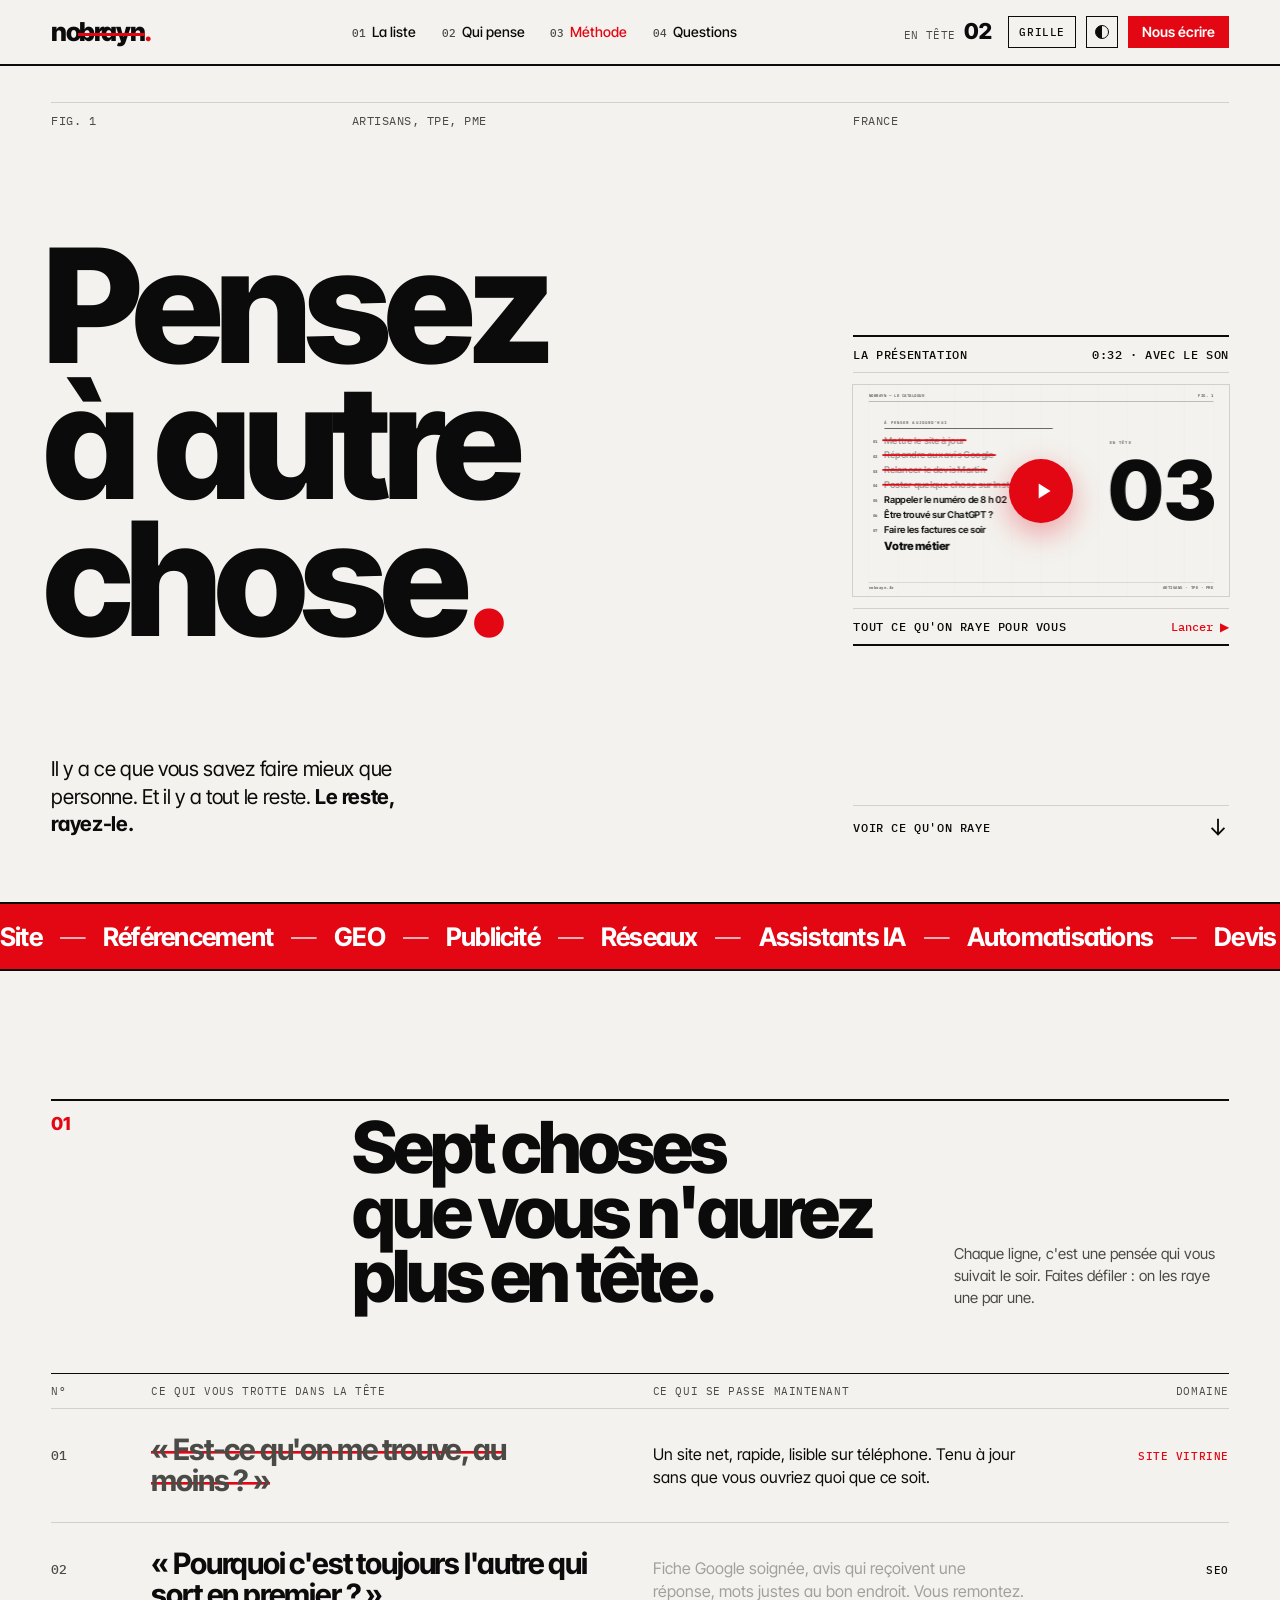
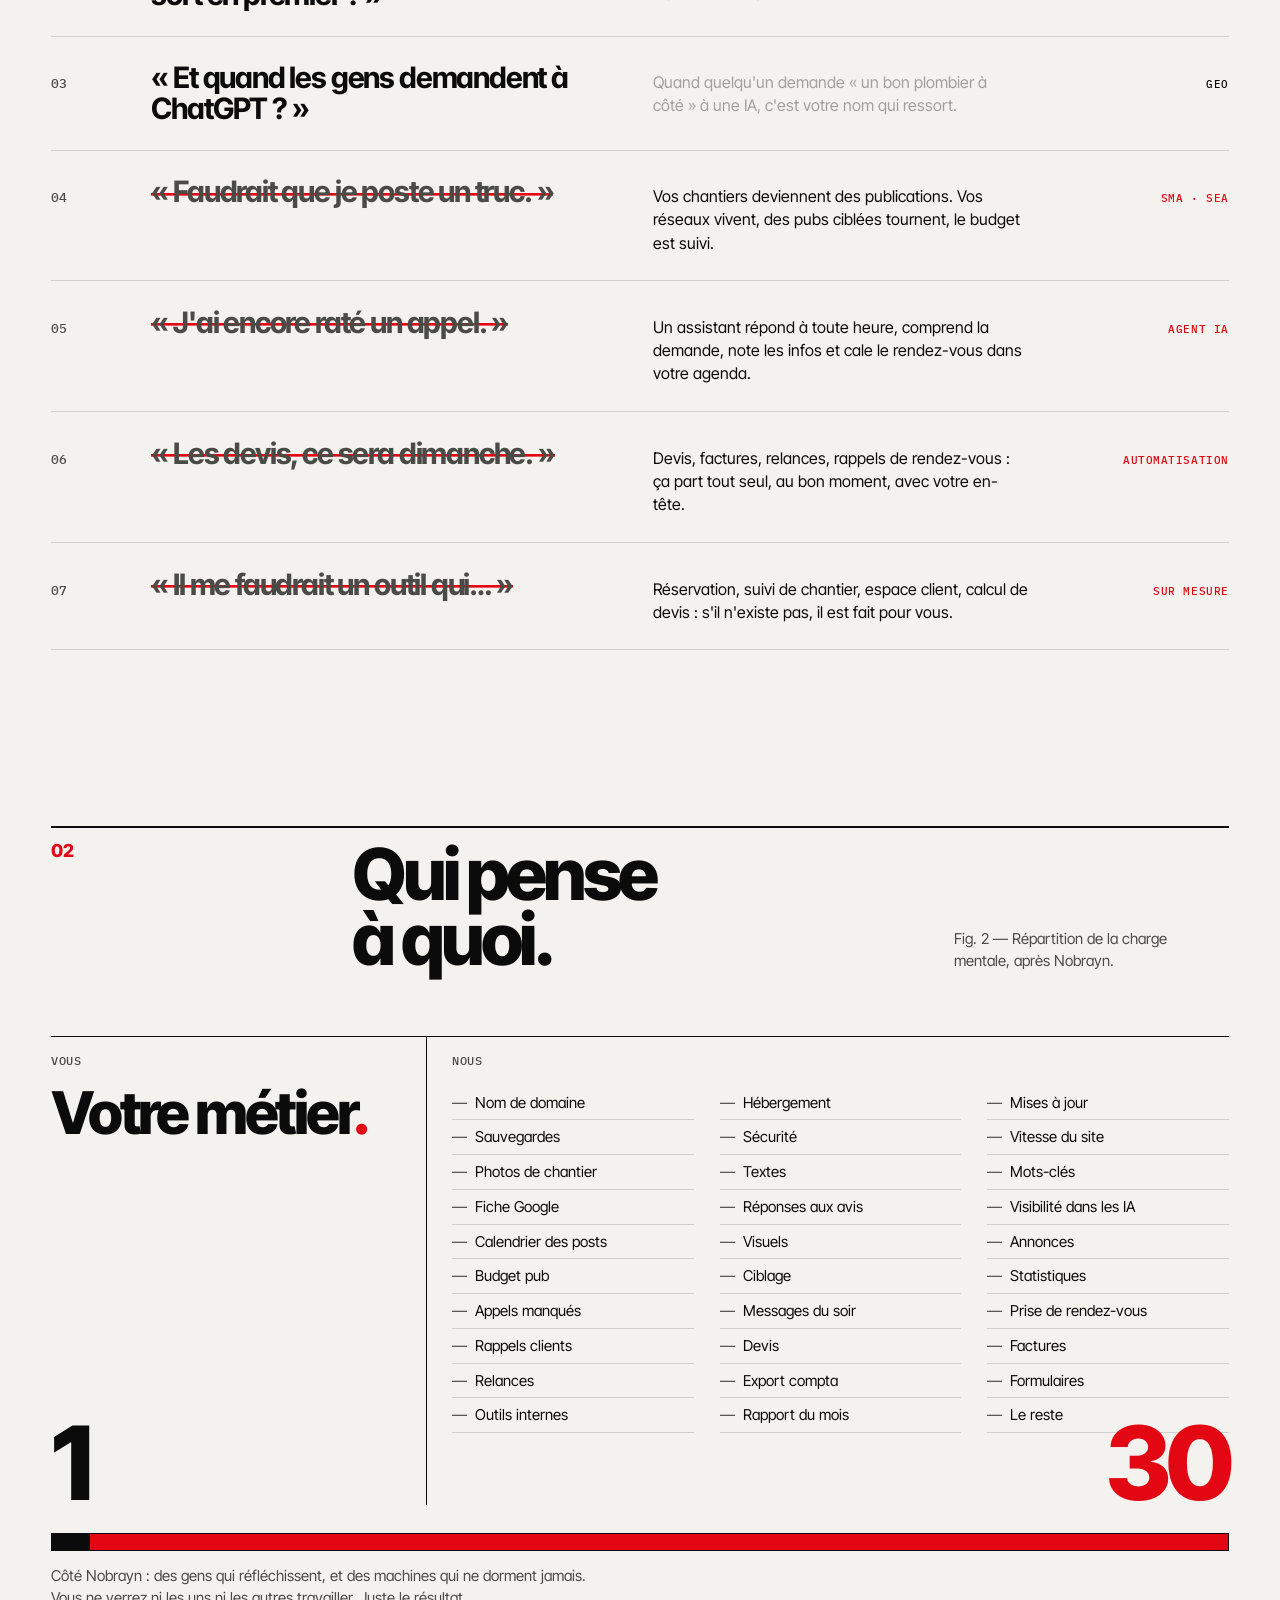
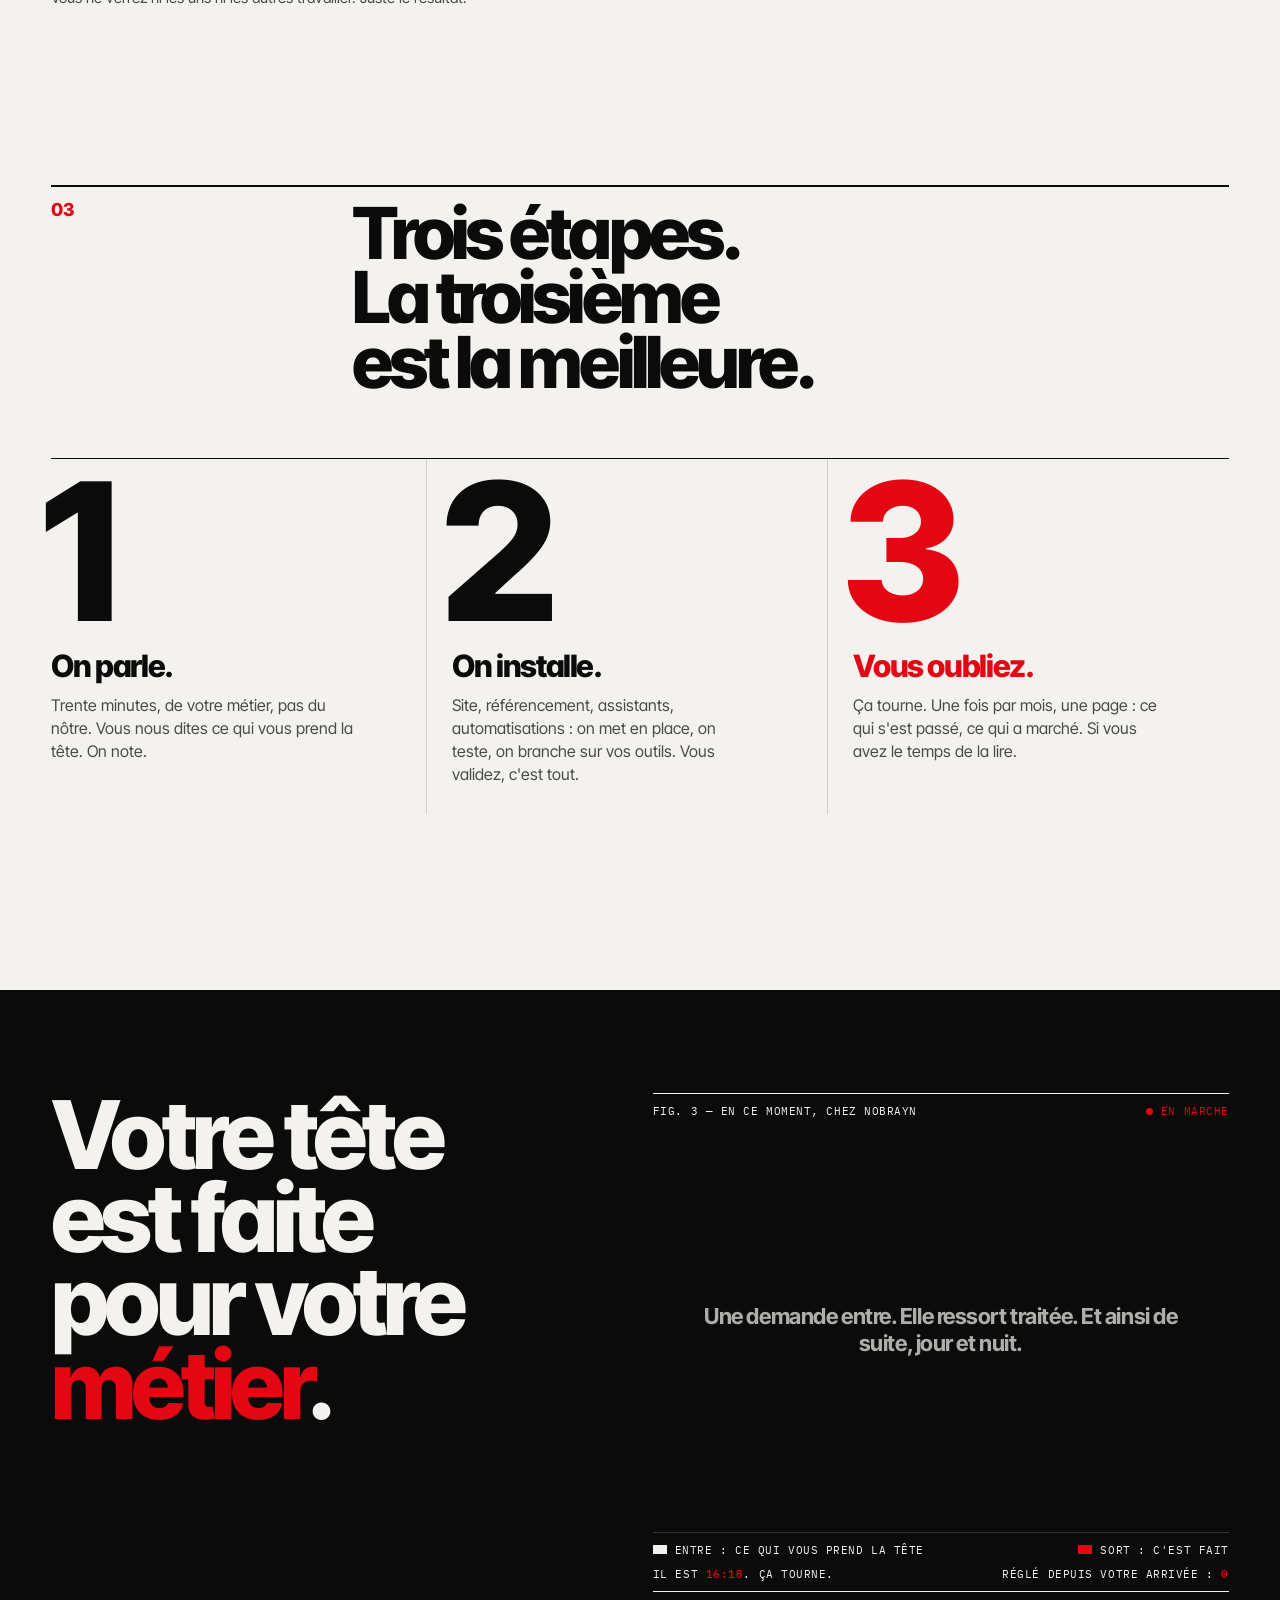
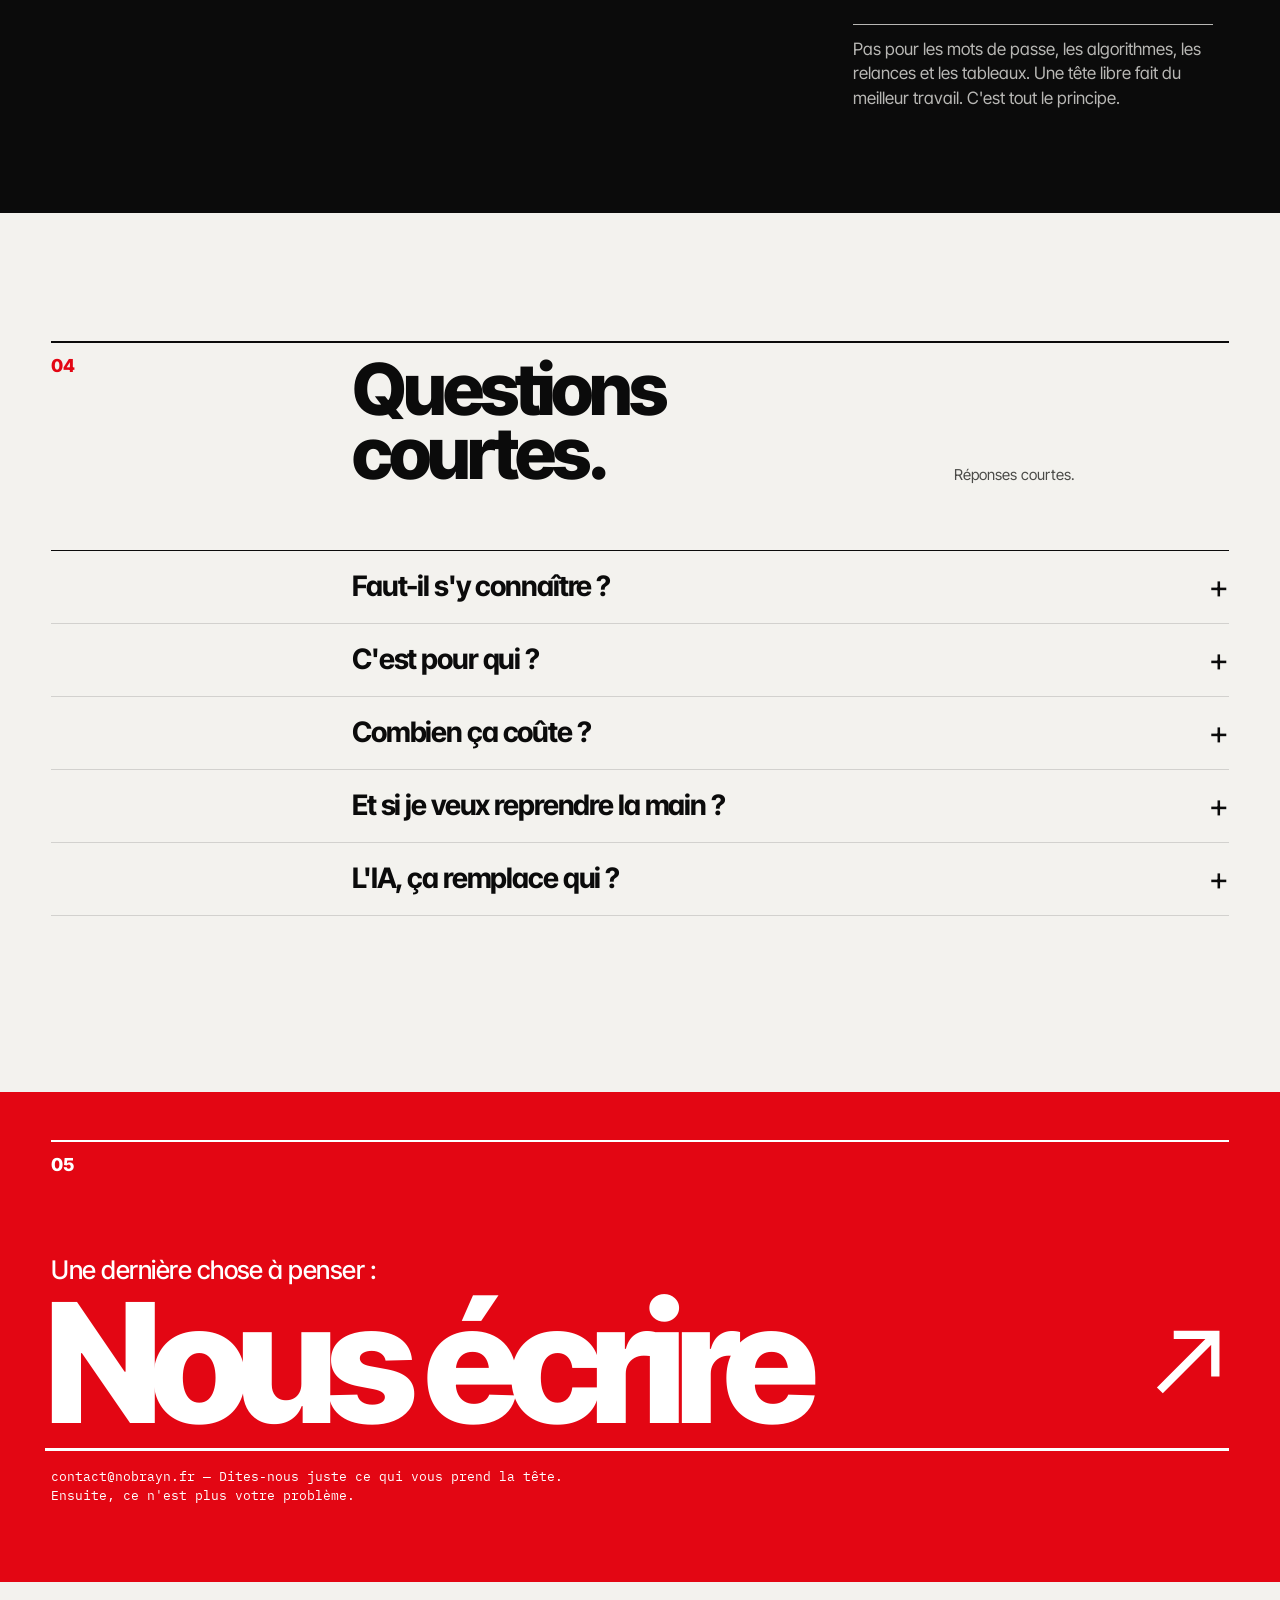
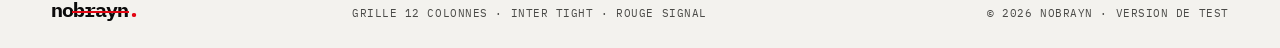
<file: index.html>
<!doctype html>
<html lang="fr" data-theme="light">
<head>
  <meta charset="utf-8">
  <meta name="viewport" content="width=device-width, initial-scale=1, viewport-fit=cover">
  <title>Nobrayn — Pensez à autre chose.</title>
  <meta name="description" content="Site, référencement, publicité, réseaux, assistants IA, devis et factures : Nobrayn s'en occupe. Vous, vous pensez à votre métier.">
  <meta name="theme-color" content="#f3f2ee" media="(prefers-color-scheme: light)">
  <meta name="theme-color" content="#0c0c0c" media="(prefers-color-scheme: dark)">
  <meta name="color-scheme" content="light dark">

  <!-- Aperçu de partage (WhatsApp, LinkedIn, iMessage…) -->
  <link rel="canonical" href="https://nobrayn.fr/">
  <meta property="og:type" content="website">
  <meta property="og:locale" content="fr_FR">
  <meta property="og:site_name" content="Nobrayn">
  <meta property="og:title" content="Nobrayn — Pensez à autre chose.">
  <meta property="og:description" content="Votre site, vos clients, vos devis, vos réseaux : rayés de votre liste. Il ne vous reste que votre métier.">
  <meta property="og:url" content="https://nobrayn.fr/">
  <meta property="og:image" content="https://nobrayn.fr/og.png">
  <meta property="og:image:width" content="1200">
  <meta property="og:image:height" content="630">
  <meta property="og:image:alt" content="Nobrayn. Pensez à autre chose.">
  <meta name="twitter:card" content="summary_large_image">
  <meta name="twitter:title" content="Nobrayn — Pensez à autre chose.">
  <meta name="twitter:description" content="Il ne vous reste que votre métier.">
  <meta name="twitter:image" content="https://nobrayn.fr/og.png">

  <link rel="icon" href="favicon.svg" type="image/svg+xml">
  <link rel="apple-touch-icon" href="apple-touch-icon.png">

  <link rel="preconnect" href="https://fonts.googleapis.com">
  <link rel="preconnect" href="https://fonts.gstatic.com" crossorigin>
  <link href="https://fonts.googleapis.com/css2?family=Inter+Tight:wght@400;500;600;700;800;900&family=IBM+Plex+Mono:wght@400;500&display=swap" rel="stylesheet">
  <link rel="stylesheet" href="styles.css?v=20261029-4">

  <script>
    // Thème appliqué avant le rendu (clair par défaut, comme une affiche)
    (function () {
      var t = 'light';
      try { t = localStorage.getItem('nobrayn-theme') || 'light'; } catch (e) {}
      document.documentElement.setAttribute('data-theme', t);
      document.documentElement.classList.add('js');
    })();
  </script>
</head>
<body>
  <div class="grid-overlay" aria-hidden="true"><span></span><span></span><span></span><span></span><span></span><span></span><span></span><span></span><span></span><span></span><span></span><span></span></div>

  <!-- ============ NAV ============ -->
  <header class="nav" id="nav">
    <div class="wrap nav-row">
      <a href="#top" class="logo" aria-label="Nobrayn, accueil">no<s>brayn</s><i>.</i></a>

      <nav class="nav-links" aria-label="Sections">
        <a href="#liste"><span>01</span>La liste</a>
        <a href="#qui"><span>02</span>Qui pense</a>
        <a href="#methode"><span>03</span>Méthode</a>
        <a href="#questions"><span>04</span>Questions</a>
      </nav>

      <div class="nav-tools">
        <p class="meter" aria-live="polite" title="Ce qu'il vous reste en tête">
          <span class="meter-label">En tête</span>
          <span class="meter-value" id="meter">07</span>
        </p>
        <button class="tool" id="gridToggle" type="button" aria-pressed="false" title="Afficher la grille (G)">Grille</button>
        <button class="tool tool-theme" id="themeToggle" type="button" aria-label="Changer de thème" title="Clair / sombre">
          <span class="dot" aria-hidden="true"></span>
        </button>
        <a class="nav-cta" href="#contact">Nous écrire</a>
        <button class="burger" id="burger" type="button" aria-label="Menu" aria-expanded="false" aria-controls="menu"><span></span><span></span></button>
      </div>
    </div>
    <div class="menu" id="menu" hidden>
      <a href="#liste"><span>01</span>La liste</a>
      <a href="#qui"><span>02</span>Qui pense</a>
      <a href="#methode"><span>03</span>Méthode</a>
      <a href="#questions"><span>04</span>Questions</a>
      <a href="#contact"><span>05</span>Nous écrire</a>
    </div>
  </header>

  <main id="top">

    <!-- ============ HERO ============ -->
    <section class="hero wrap">
      <div class="hero-meta">
        <span>Fig. 1</span>
        <span>Artisans, TPE, PME</span>
        <span>France</span>
      </div>

      <h1 class="hero-title">
        <span class="line">Pensez</span>
        <span class="line">à autre</span>
        <span class="line">chose<i>.</i></span>
      </h1>

      <figure class="promo" id="promo">
        <div class="todo-head promo-head"><span>La présentation</span><span>0:32 · avec le son</span></div>
        <button class="promo-play" id="promoPlay" type="button" aria-haspopup="dialog" aria-label="Voir la présentation de Nobrayn, 32 secondes, avec le son">
          <canvas id="promoPreview" width="960" height="540" aria-hidden="true"></canvas>
          <span class="promo-btn" aria-hidden="true"><svg viewBox="0 0 24 24"><path d="M8 5v14l11-7z"/></svg></span>
        </button>
        <p class="promo-foot"><span>Tout ce qu'on raye pour vous</span><button type="button" class="promo-link" data-promo-open>Lancer ▶</button></p>
      </figure>

      <p class="hero-sub">
        Il y a ce que vous savez faire mieux que personne.
        Et il y a tout le reste. <strong>Le reste, <span style="white-space:nowrap">rayez-le.</span></strong>
      </p>

      <a class="hero-down" href="#liste" aria-label="Voir la liste">
        <span>Voir ce qu'on raye</span>
        <svg viewBox="0 0 24 24" aria-hidden="true"><path d="M12 3v17M5 13l7 7 7-7"/></svg>
      </a>
    </section>

    <!-- ============ BANDE ============ -->
    <div class="band" aria-hidden="true">
      <div class="band-track">
        <span>Site</span><span>Référencement</span><span>GEO</span><span>Publicité</span><span>Réseaux</span><span>Assistants IA</span><span>Automatisations</span><span>Devis</span><span>Factures</span><span>Réservations</span><span>Sur mesure</span>
        <span>Site</span><span>Référencement</span><span>GEO</span><span>Publicité</span><span>Réseaux</span><span>Assistants IA</span><span>Automatisations</span><span>Devis</span><span>Factures</span><span>Réservations</span><span>Sur mesure</span>
      </div>
    </div>

    <!-- ============ 01 LA LISTE ============ -->
    <section class="section wrap" id="liste">
      <header class="sec-head">
        <span class="sec-num">01</span>
        <h2>Sept choses<br>que vous n'aurez<br>plus en tête.</h2>
        <p class="sec-lead">Chaque ligne, c'est une pensée qui vous suivait le soir. Faites défiler&nbsp;: on les raye une par une.</p>
      </header>

      <div class="table" role="list">
        <div class="row row-head" aria-hidden="true">
          <span>N°</span><span>Ce qui vous trotte dans la tête</span><span>Ce qui se passe maintenant</span><span>Domaine</span>
        </div>

        <article class="row" role="listitem">
          <span class="r-num">01</span>
          <p class="r-thought"><s>«&nbsp;Est-ce qu'on me trouve, au moins&nbsp;?&nbsp;»</s></p>
          <p class="r-now">Un site net, rapide, lisible sur téléphone. Tenu à jour sans que vous ouvriez quoi que ce soit.</p>
          <span class="r-tag">Site vitrine</span>
        </article>

        <article class="row" role="listitem">
          <span class="r-num">02</span>
          <p class="r-thought"><s>«&nbsp;Pourquoi c'est toujours l'autre qui sort en premier&nbsp;?&nbsp;»</s></p>
          <p class="r-now">Fiche Google soignée, avis qui reçoivent une réponse, mots justes au bon endroit. Vous remontez.</p>
          <span class="r-tag">SEO</span>
        </article>

        <article class="row" role="listitem">
          <span class="r-num">03</span>
          <p class="r-thought"><s>«&nbsp;Et quand les gens demandent à ChatGPT&nbsp;?&nbsp;»</s></p>
          <p class="r-now">Quand quelqu'un demande «&nbsp;un bon plombier à côté&nbsp;» à une IA, c'est votre nom qui ressort.</p>
          <span class="r-tag">GEO</span>
        </article>

        <article class="row" role="listitem">
          <span class="r-num">04</span>
          <p class="r-thought"><s>«&nbsp;Faudrait que je poste un truc.&nbsp;»</s></p>
          <p class="r-now">Vos chantiers deviennent des publications. Vos réseaux vivent, des pubs ciblées tournent, le budget est suivi.</p>
          <span class="r-tag">SMA · SEA</span>
        </article>

        <article class="row" role="listitem">
          <span class="r-num">05</span>
          <p class="r-thought"><s>«&nbsp;J'ai encore raté un appel.&nbsp;»</s></p>
          <p class="r-now">Un assistant répond à toute heure, comprend la demande, note les infos et cale le rendez-vous dans votre agenda.</p>
          <span class="r-tag">Agent IA</span>
        </article>

        <article class="row" role="listitem">
          <span class="r-num">06</span>
          <p class="r-thought"><s>«&nbsp;Les devis, ce sera dimanche.&nbsp;»</s></p>
          <p class="r-now">Devis, factures, relances, rappels de rendez-vous&nbsp;: ça part tout seul, au bon moment, avec votre en-tête.</p>
          <span class="r-tag">Automatisation</span>
        </article>

        <article class="row" role="listitem">
          <span class="r-num">07</span>
          <p class="r-thought"><s>«&nbsp;Il me faudrait un outil qui…&nbsp;»</s></p>
          <p class="r-now">Réservation, suivi de chantier, espace client, calcul de devis&nbsp;: s'il n'existe pas, il est fait pour vous.</p>
          <span class="r-tag">Sur mesure</span>
        </article>
      </div>
    </section>

    <!-- ============ 02 QUI PENSE ============ -->
    <section class="section wrap" id="qui">
      <header class="sec-head">
        <span class="sec-num">02</span>
        <h2>Qui pense<br>à quoi.</h2>
        <p class="sec-lead">Fig. 2 — Répartition de la charge mentale, après Nobrayn.</p>
      </header>

      <div class="split">
        <div class="split-you">
          <span class="split-label">Vous</span>
          <p class="split-one">Votre métier<i>.</i></p>
          <span class="split-count">1</span>
        </div>

        <div class="split-us">
          <span class="split-label">Nous</span>
          <ul class="cloud">
            <li>Nom de domaine</li><li>Hébergement</li><li>Mises à jour</li><li>Sauvegardes</li><li>Sécurité</li><li>Vitesse du site</li>
            <li>Photos de chantier</li><li>Textes</li><li>Mots-clés</li><li>Fiche Google</li><li>Réponses aux avis</li><li>Visibilité dans les IA</li>
            <li>Calendrier des posts</li><li>Visuels</li><li>Annonces</li><li>Budget pub</li><li>Ciblage</li><li>Statistiques</li>
            <li>Appels manqués</li><li>Messages du soir</li><li>Prise de rendez-vous</li><li>Rappels clients</li><li>Devis</li><li>Factures</li>
            <li>Relances</li><li>Export compta</li><li>Formulaires</li><li>Outils internes</li><li>Rapport du mois</li><li>Le reste</li>
          </ul>
          <span class="split-count">30</span>
        </div>
      </div>

      <div class="ratio" aria-hidden="true">
        <span class="ratio-you"></span><span class="ratio-us"></span>
      </div>
      <p class="caption">Côté Nobrayn&nbsp;: des gens qui réfléchissent, et des machines qui ne dorment jamais. Vous ne verrez ni les uns ni les autres travailler. Juste le résultat.</p>
    </section>

    <!-- ============ 03 MÉTHODE ============ -->
    <section class="section wrap" id="methode">
      <header class="sec-head">
        <span class="sec-num">03</span>
        <h2>Trois étapes.<br>La troisième<br>est la meilleure.</h2>
      </header>

      <ol class="steps">
        <li class="step">
          <span class="step-num">1</span>
          <h3>On parle.</h3>
          <p>Trente minutes, de votre métier, pas du nôtre. Vous nous dites ce qui vous prend la tête. On note.</p>
        </li>
        <li class="step">
          <span class="step-num">2</span>
          <h3>On installe.</h3>
          <p>Site, référencement, assistants, automatisations&nbsp;: on met en place, on teste, on branche sur vos outils. Vous validez, c'est tout.</p>
        </li>
        <li class="step step-last">
          <span class="step-num">3</span>
          <h3>Vous oubliez.</h3>
          <p>Ça tourne. Une fois par mois, une page&nbsp;: ce qui s'est passé, ce qui a marché. Si vous avez le temps de la lire.</p>
        </li>
      </ol>
    </section>

    <!-- ============ MANIFESTE ============ -->
    <section class="manifesto" aria-label="Manifeste">
      <div class="wrap">
        <p class="manifesto-text">
          <span>Votre tête</span>
          <span>est faite</span>
          <span>pour votre</span>
          <span class="red">métier<i>.</i></span>
        </p>
        <figure class="machine" id="machine" aria-label="Animation : les demandes de vos clients entrent dans la machine Nobrayn et ressortent traitées, puis s'empilent.">
          <figcaption class="machine-top">
            <span>Fig. 3 — En ce moment, chez Nobrayn</span>
            <span class="machine-live">En marche</span>
          </figcaption>
          <div class="machine-stage" id="machineStage">
            <p class="machine-fallback">Une demande entre. Elle ressort traitée. Et ainsi de suite, jour et nuit.</p>
          </div>
          <div class="machine-legend">
            <span><i class="lg lg-in"></i>Entre&nbsp;: ce qui vous prend la tête</span>
            <span><i class="lg lg-out"></i>Sort&nbsp;: c'est fait</span>
          </div>
          <div class="machine-foot">
            <span>Il est <b id="machineClock">--:--</b>. Ça tourne.</span>
            <span>Réglé depuis votre arrivée&nbsp;: <b id="machineDone">0</b></span>
          </div>
        </figure>
        <p class="manifesto-side">Pas pour les mots de passe, les algorithmes, les relances et les tableaux. Une tête libre fait du meilleur travail. C'est tout le principe.</p>
      </div>
    </section>

    <!-- ============ 04 QUESTIONS ============ -->
    <section class="section wrap" id="questions">
      <header class="sec-head">
        <span class="sec-num">04</span>
        <h2>Questions<br>courtes.</h2>
        <p class="sec-lead">Réponses courtes.</p>
      </header>

      <div class="faq">
        <details>
          <summary><span>Faut-il s'y connaître&nbsp;?</span><b aria-hidden="true">+</b></summary>
          <p>Non. C'est même le but. Si vous savez envoyer un message, vous savez travailler avec nous.</p>
        </details>
        <details>
          <summary><span>C'est pour qui&nbsp;?</span><b aria-hidden="true">+</b></summary>
          <p>Artisans, commerçants, indépendants, TPE et PME. Ceux qui sont sur le terrain toute la journée et sur l'ordinateur le soir.</p>
        </details>
        <details>
          <summary><span>Combien ça coûte&nbsp;?</span><b aria-hidden="true">+</b></summary>
          <p>Un prix fixe, annoncé avant de commencer. Pas de surprise, pas de jargon. Le devis est gratuit.</p>
        </details>
        <details>
          <summary><span>Et si je veux reprendre la main&nbsp;?</span><b aria-hidden="true">+</b></summary>
          <p>Tout est à votre nom&nbsp;: le site, le domaine, les comptes, les données. Vous partez quand vous voulez, avec tout.</p>
        </details>
        <details>
          <summary><span>L'IA, ça remplace qui&nbsp;?</span><b aria-hidden="true">+</b></summary>
          <p>Personne chez vous. Elle remplace les tâches qui vous prenaient vos soirées.</p>
        </details>
      </div>
    </section>

    <!-- ============ CONTACT ============ -->
    <section class="contact" id="contact">
      <div class="wrap">
        <span class="sec-num">05</span>
        <p class="contact-pre">Une dernière chose à penser&nbsp;:</p>
        <a class="contact-link" href="mailto:contact@nobrayn.fr?subject=Ce%20qui%20me%20prend%20la%20t%C3%AAte">
          <span>Nous écrire</span>
          <svg viewBox="0 0 24 24" aria-hidden="true"><path d="M4 20 20 4M8 4h12v12"/></svg>
        </a>
        <p class="contact-post">contact@nobrayn.fr — Dites-nous juste ce qui vous prend la tête. Ensuite, ce n'est plus votre problème.</p>
      </div>
    </section>
  </main>

  <footer class="footer wrap">
    <span class="logo logo-sm">no<s>brayn</s><i>.</i></span>
    <span>Grille 12 colonnes · Inter Tight · Rouge signal</span>
    <span>© 2026 Nobrayn · Version de test</span>
  </footer>

  <script src="app.js?v=20261029-4"></script>
  <script src="presentation.js?v=20261029-4" defer></script>
  <script type="module" src="machine.js"></script>
</body>
</html>
</file>
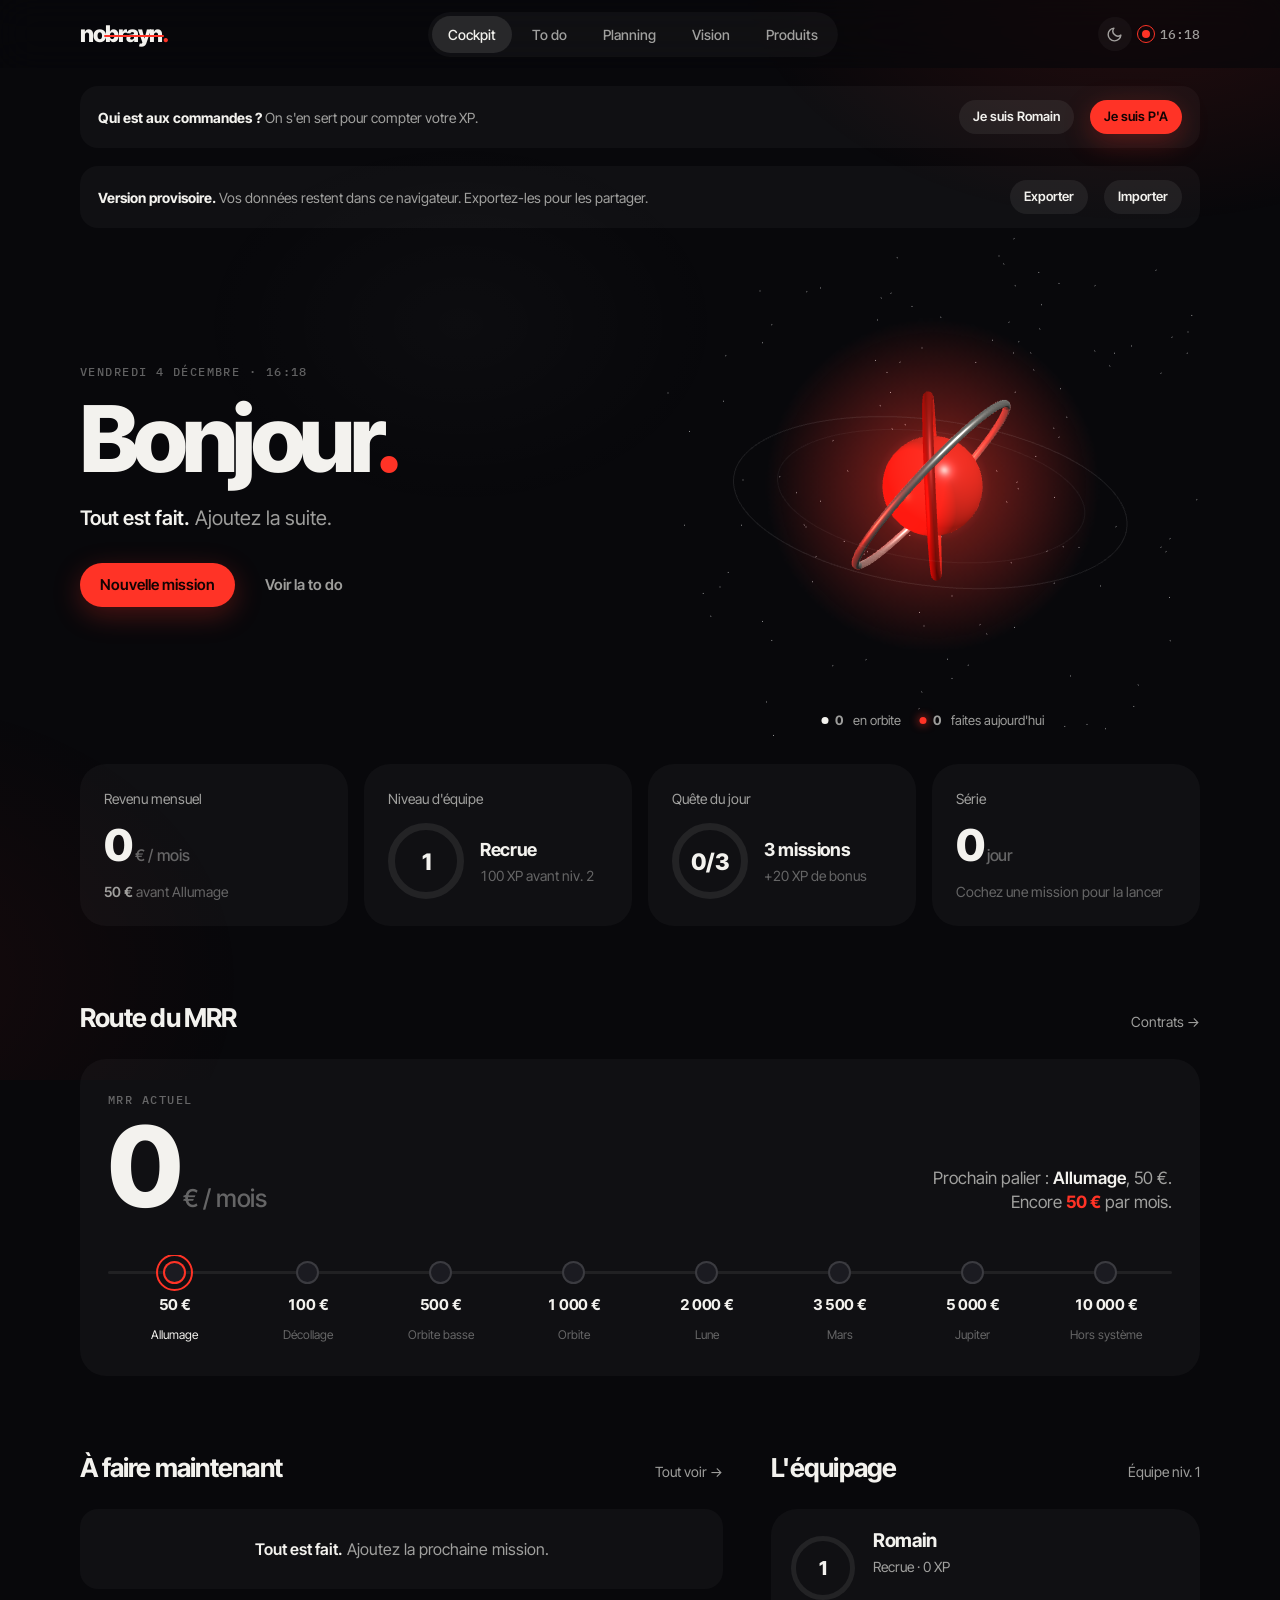
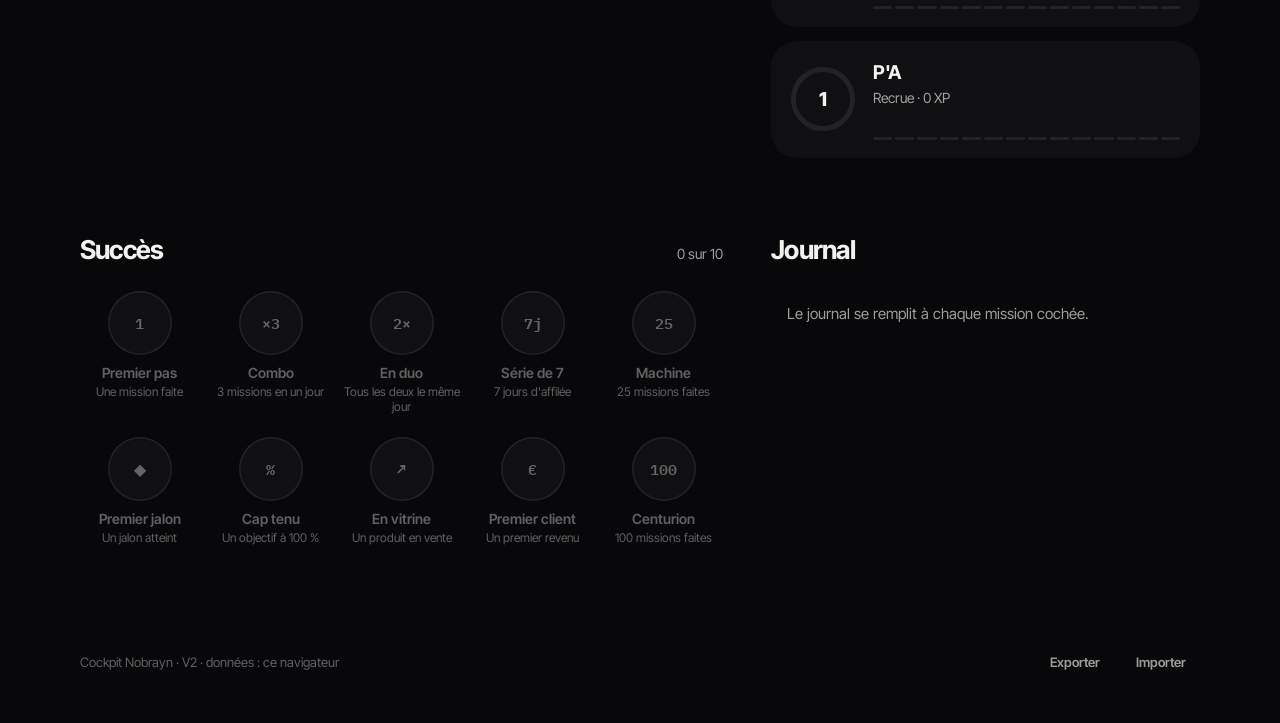
<file: cockpit-v2/index.html>
<!doctype html><html lang="fr"><head><meta charset="utf-8"><meta name="viewport" content="width=device-width,initial-scale=1,viewport-fit=cover"><meta name="robots" content="noindex, nofollow"><link rel="icon" href="../nobrain/favicon.svg"></head><body><title>Cockpit Nobrayn</title>
<meta name="claude:viewport-fit-sides" content="cover">
<link rel="preconnect" href="https://fonts.googleapis.com">
<link rel="preconnect" href="https://fonts.gstatic.com" crossorigin>
<link href="https://fonts.googleapis.com/css2?family=Inter+Tight:ital,wght@0,300;0,400;0,500;0,600;0,700;0,800;1,500&family=IBM+Plex+Mono:wght@400;500&display=swap" rel="stylesheet">
<script>try { if (localStorage.getItem('nobrayn-cockpit-theme') === 'light') document.documentElement.dataset.theme = 'light'; } catch (e) {}</script>
<style>
/* Layout : une seule colonne aérée, des surfaces douces sans traits, un hero 3D vivant.
   Thème sombre assumé (esprit Tech-OS), un seul accent : le rouge Nobrayn. */
:root {
  --bg: #08080b;
  --surface: rgb(var(--ink-rgb) / .035);
  --surface-2: rgb(var(--ink-rgb) / .065);
  --surface-3: rgb(var(--ink-rgb) / .1);
  --ink-rgb: 255 255 255;
  --fg-rgb: 243 242 238;
  --fg: #f3f2ee;
  --fg-2: rgb(var(--fg-rgb) / .64);
  --fg-3: rgb(var(--fg-rgb) / .38);
  --top-bg: rgba(8, 8, 11, .72);
  --solid: #121217;
  --dot-bg: #1b1b21;
  --toast-bg: rgba(28, 28, 34, .92);
  --scrim: rgba(4, 4, 6, .6);
  --shadow: rgba(0, 0, 0, .5);
  --title-glint: #ffb3aa;
  --red: #ff3326;
  --red-2: #ff7a6e;
  --red-rgb: 255 51 38;
  --ink-on-red: #120303;

  --sans: "Inter Tight", "Helvetica Neue", Helvetica, Arial, sans-serif;
  --mono: "IBM Plex Mono", ui-monospace, Menlo, monospace;
  --r-sm: 12px; --r-md: 18px; --r-lg: 26px;
  --max: 1160px;
  --ease: cubic-bezier(.2, .8, .2, 1);
  color-scheme: dark;
}
/* Thème clair (au choix, mémorisé par navigateur) : papier Nobrayn, encre noire, même rouge */
:root[data-theme="light"] {
  --bg: #f3f2ee;
  --ink-rgb: 12 12 16;
  --fg-rgb: 14 14 18;
  --surface: rgba(12, 12, 16, .04);
  --surface-2: rgba(12, 12, 16, .07);
  --surface-3: rgba(12, 12, 16, .11);
  --fg: #0e0e12;
  --red: #e30613;
  --red-2: #c4050f;
  --red-rgb: 227 6 19;
  --ink-on-red: #ffffff;
  --top-bg: rgba(243, 242, 238, .78);
  --solid: #fbfaf7;
  --dot-bg: #e4e2dc;
  --toast-bg: rgba(255, 255, 255, .94);
  --scrim: rgba(30, 30, 34, .28);
  --shadow: rgba(20, 20, 30, .14);
  --title-glint: var(--red);
  color-scheme: light;
}
:root[data-theme="light"] .btn.red:hover { background: #c4050f; }
:root[data-theme="light"] .lvlup { background: radial-gradient(circle, rgb(var(--red-rgb) / .18), rgba(243, 242, 238, .9) 60%); }
:root[data-theme="light"] .gyro i:nth-child(1) { border-color: rgba(14, 14, 18, .45); }
.theme-btn { width: 34px; height: 34px; border-radius: 50%; display: grid; place-items: center; background: var(--surface); color: var(--fg-2); flex: none; transition: background .25s, color .25s, transform .4s var(--ease); }
.theme-btn:hover { background: var(--surface-2); color: var(--fg); transform: rotate(20deg); }
.theme-btn svg { width: 17px; height: 17px; }
.theme-btn .sun { display: none; }
:root[data-theme="light"] .theme-btn .sun { display: block; }
:root[data-theme="light"] .theme-btn .moon { display: none; }
*, *::before, *::after { box-sizing: border-box; }
[hidden] { display: none !important; }
html { -webkit-text-size-adjust: 100%; }
body {
  margin: 0; background: var(--bg); color: var(--fg);
  font: 400 16px/1.5 var(--sans); -webkit-font-smoothing: antialiased; overflow-x: hidden;
}
body::before { content: ""; position: fixed; inset: 0 0 auto; height: env(safe-area-inset-top, 0px); z-index: 60; background: var(--bg); }
/* Aurore : deux halos rouges très doux, figés */
.aurora { position: fixed; inset: -20vh -20vw; z-index: -1; pointer-events: none;
  background:
    radial-gradient(45vw 40vh at 78% 12%, rgb(var(--red-rgb) / .13), transparent 70%),
    radial-gradient(40vw 45vh at 8% 92%, rgb(var(--red-rgb) / .06), transparent 70%),
    radial-gradient(30vw 30vh at 40% 40%, rgb(var(--ink-rgb) / .025), transparent 70%);
}
h1, h2, h3, p, ul { margin: 0; padding: 0; }
ul { list-style: none; }
button { font: inherit; color: inherit; background: none; border: 0; padding: 0; cursor: pointer; }
input, select, textarea { font: inherit; color: inherit; }
a { color: inherit; text-decoration: none; }
::selection { background: var(--red); color: var(--ink-on-red); }
:focus-visible { outline: 2px solid var(--red); outline-offset: 3px; border-radius: 8px; }
.num { font-variant-numeric: tabular-nums; }
.wrap { width: 100%; max-width: var(--max); margin-inline: auto;
  padding-left: max(20px, env(safe-area-inset-left, 0px)); padding-right: max(20px, env(safe-area-inset-right, 0px)); }
.eyebrow { font: 500 12px/1.2 var(--mono); letter-spacing: .12em; text-transform: uppercase; color: var(--fg-3); }
.muted { color: var(--fg-2); }
.faint { color: var(--fg-3); }
em.r, .r { color: var(--red); font-style: normal; }

/* ---------- Barre du haut ---------- */
.top { position: sticky; top: env(safe-area-inset-top, 0px); z-index: 50; background: var(--top-bg); backdrop-filter: blur(18px) saturate(1.3); -webkit-backdrop-filter: blur(18px) saturate(1.3); }
.top-row { display: flex; align-items: center; gap: 20px; height: 68px; }
.logo { font-weight: 800; font-size: 23px; letter-spacing: -.055em; line-height: 1; white-space: nowrap; }
.logo s { text-decoration: none; position: relative; }
.logo s::after { content: ""; position: absolute; left: -3%; right: -3%; top: 54%; height: .11em; background: var(--red); border-radius: 2px; }
.logo i { font-style: normal; color: var(--red); }
.pills { display: flex; gap: 4px; padding: 4px; background: var(--surface); border-radius: 999px; margin-inline: auto; overflow-x: auto; scrollbar-width: none; min-width: 0; }
.pills::-webkit-scrollbar { display: none; }
.pill { padding: 8px 16px; border-radius: 999px; font-size: 14px; font-weight: 500; color: var(--fg-2); white-space: nowrap; transition: color .25s, background .25s; }
.pill:hover { color: var(--fg); }
.pill[aria-current="page"] { background: var(--surface-3); color: var(--fg); }
.me { display: flex; align-items: center; gap: 10px; white-space: nowrap; }
.live-dot { width: 8px; height: 8px; border-radius: 50%; background: var(--red); position: relative; flex: none; }
.live-dot::after { content: ""; position: absolute; inset: -5px; border-radius: 50%; border: 1.5px solid var(--red); animation: ring 2.2s var(--ease) infinite; }
@keyframes ring { from { transform: scale(.5); opacity: .9; } to { transform: scale(1.6); opacity: 0; } }
.clock { font: 500 13px var(--mono); color: var(--fg-2); }
.avatar { width: 34px; height: 34px; border-radius: 50%; display: grid; place-items: center; font: 600 12px var(--sans); background: var(--fg); color: var(--bg); flex: none; }
.avatar.pa { background: var(--red); color: var(--ink-on-red); }
.avatar.sm { width: 26px; height: 26px; font-size: 10px; }
.who { display: inline-flex; align-items: center; gap: 8px; padding: 3px 12px 3px 3px; border-radius: 999px; background: var(--surface); font-size: 14px; font-weight: 500; }
.who:hover { background: var(--surface-2); }

/* Bandeaux discrets */
.notice { margin-top: 18px; display: flex; flex-wrap: wrap; align-items: center; gap: 12px 16px; padding: 14px 18px; border-radius: var(--r-md); background: var(--surface); font-size: 14px; }
.notice p { margin-right: auto; }

/* ---------- Boutons, champs ---------- */
.btn { display: inline-flex; align-items: center; justify-content: center; gap: 8px; height: 44px; padding: 0 20px; border-radius: 999px; font-size: 15px; font-weight: 600; background: var(--surface-2); transition: background .25s, transform .15s, box-shadow .25s; }
.btn:hover { background: var(--surface-3); }
.btn:active { transform: scale(.97); }
.btn.red { background: var(--red); color: var(--ink-on-red); box-shadow: 0 8px 28px rgb(var(--red-rgb) / .28); }
.btn.red:hover { background: #ff4a3e; box-shadow: 0 10px 34px rgb(var(--red-rgb) / .4); }
.btn.ghost { background: transparent; color: var(--fg-2); }
.btn.ghost:hover { color: var(--fg); background: var(--surface); }
.btn.sm { height: 34px; padding: 0 14px; font-size: 13px; }
.btn[disabled] { opacity: .4; pointer-events: none; }
.in { height: 46px; padding: 0 16px; border-radius: var(--r-sm); background: var(--surface); border: 1px solid transparent; min-width: 0; width: 100%; transition: border-color .2s, background .2s; }
.in:focus { outline: none; border-color: rgb(var(--red-rgb) / .6); background: var(--surface-2); }
.in::placeholder { color: var(--fg-3); }
select.in { appearance: none; padding-right: 34px; background-image: linear-gradient(45deg, transparent 50%, var(--fg-3) 50%), linear-gradient(135deg, var(--fg-3) 50%, transparent 50%); background-position: calc(100% - 19px) 20px, calc(100% - 14px) 20px; background-size: 5px 5px; background-repeat: no-repeat; }
select.in option { background: var(--solid); }
textarea.in { height: auto; padding: 14px 16px; resize: vertical; line-height: 1.45; }
input[type="date"].in { color-scheme: dark; }
.field { display: flex; flex-direction: column; gap: 8px; min-width: 0; }
.field > span { font-size: 13px; color: var(--fg-3); }
.chips { display: flex; flex-wrap: wrap; gap: 6px; }
.chip { padding: 7px 14px; border-radius: 999px; font-size: 13px; font-weight: 500; color: var(--fg-2); background: var(--surface); transition: background .2s, color .2s; }
.chip:hover { color: var(--fg); }
.chip[aria-pressed="true"] { background: var(--fg); color: var(--bg); }
.chip.red[aria-pressed="true"] { background: var(--red); color: var(--ink-on-red); }

/* ---------- Vues ---------- */
main { padding-block: 8px 72px; min-height: 70vh; }
.view > * { animation: rise .6s var(--ease) both; }
.view > *:nth-child(2) { animation-delay: .05s; } .view > *:nth-child(3) { animation-delay: .1s; } .view > *:nth-child(4) { animation-delay: .15s; } .view > *:nth-child(5) { animation-delay: .2s; } .view > *:nth-child(6) { animation-delay: .25s; }
@keyframes rise { from { opacity: .001; transform: translateY(14px); } }
.sec { margin-top: 72px; }
.sec-head { display: flex; align-items: baseline; justify-content: space-between; gap: 16px; margin-bottom: 22px; }
.sec-head h2 { font-size: 26px; font-weight: 700; letter-spacing: -.03em; }
.sec-head a, .sec-head .link { font-size: 14px; color: var(--fg-2); }
.sec-head a:hover { color: var(--fg); }
.page-title { padding-top: 48px; }
.page-title h1 { font-size: clamp(44px, 7vw, 84px); font-weight: 800; letter-spacing: -.055em; line-height: .95; }
.page-title h1 i { font-style: normal; color: var(--red); }
.page-title p { margin-top: 14px; font-size: 18px; color: var(--fg-2); max-width: 56ch; }
.empty { padding: 28px; border-radius: var(--r-md); background: var(--surface); color: var(--fg-2); text-align: center; }
.empty b { color: var(--fg); font-weight: 600; }

/* ---------- Hero ---------- */
.hero { display: grid; grid-template-columns: minmax(0, 1.05fr) minmax(0, 1fr); align-items: center; gap: 24px; min-height: 460px; }
.hero h1 { font-size: clamp(46px, 7.2vw, 92px); font-weight: 800; letter-spacing: -.06em; line-height: .92; margin-top: 18px; text-wrap: balance; }
.hero h1 em { font-style: normal; color: var(--red); }
.hero .lead { margin-top: 22px; font-size: clamp(17px, 1.6vw, 20px); color: var(--fg-2); max-width: 34ch; line-height: 1.45; }
.hero .lead b { color: var(--fg); font-weight: 600; }
.hero-actions { display: flex; flex-wrap: wrap; gap: 10px; margin-top: 30px; }
.orb { position: relative; height: clamp(320px, 42vw, 500px); }
.orb canvas { position: absolute; inset: 0; width: 100%; height: 100%; display: block; }
.orb-legend { position: absolute; left: 50%; bottom: 6px; transform: translateX(-50%); display: flex; gap: 18px; font-size: 13px; color: var(--fg-2); white-space: nowrap; }
.orb-legend span { display: inline-flex; align-items: center; gap: 7px; }
.orb-legend i { width: 7px; height: 7px; border-radius: 50%; background: var(--fg); }
.orb-legend i.red { background: var(--red); box-shadow: 0 0 10px var(--red); }
/* Repli CSS si WebGL indisponible */
.gyro { position: absolute; left: 50%; top: 46%; width: 180px; height: 180px; margin: -90px 0 0 -90px; perspective: 600px; }
.gyro i { position: absolute; inset: 0; border-radius: 50%; border: 5px solid rgb(var(--fg-rgb) / .5); }
.gyro i:nth-child(1) { animation: gy 6s linear infinite; }
.gyro i:nth-child(2) { inset: 14px; border-color: var(--red); animation: gx 8s linear infinite; }
.gyro b { position: absolute; inset: 34%; border-radius: 50%; background: radial-gradient(circle at 35% 30%, #ff9a8e, var(--red) 55%, #6e0a05); box-shadow: 0 0 60px rgb(var(--red-rgb) / .6); }
@keyframes gy { to { transform: rotateY(360deg) rotateZ(20deg); } }
@keyframes gx { from { transform: rotateX(70deg); } to { transform: rotateX(70deg) rotateZ(360deg) rotateY(360deg); } }
.orb.has-3d .gyro { display: none; }

/* ---------- Indicateurs ---------- */
.stats { display: grid; grid-template-columns: repeat(4, minmax(0, 1fr)); gap: 16px; margin-top: 28px; }
.stat { padding: 24px; border-radius: var(--r-lg); background: var(--surface); display: flex; flex-direction: column; gap: 14px; min-width: 0; transition: background .3s, transform .3s var(--ease); }
a.stat:hover { background: var(--surface-2); transform: translateY(-2px); }
.stat .k { font-size: 14px; color: var(--fg-2); }
.stat .v { font-size: 44px; font-weight: 800; letter-spacing: -.05em; line-height: 1; }
.stat .v small { font-size: 16px; font-weight: 500; letter-spacing: -.01em; color: var(--fg-3); margin-left: 4px; }
.stat .s { font-size: 14px; color: var(--fg-3); }
.stat .s b { color: var(--fg-2); font-weight: 600; }
.stat-ring { display: flex; align-items: center; gap: 16px; }
.ring { flex: none; display: block; }
.ring .track { stroke: rgb(var(--ink-rgb) / .08); }
.ring .bar { stroke: var(--red); stroke-linecap: round; transition: stroke-dashoffset 1.2s var(--ease); filter: drop-shadow(0 0 6px rgb(var(--red-rgb) / .55)); }
.ring .bar.white { stroke: var(--fg); filter: none; }
.ring text { fill: var(--fg); font-family: var(--sans); font-weight: 800; letter-spacing: -.04em; }
.ring text.sub { fill: var(--fg-3); font-weight: 500; letter-spacing: 0; }

/* ---------- Route du MRR ---------- */
.route { position: relative; padding: 34px 28px 28px; border-radius: var(--r-lg); background: var(--surface); overflow: hidden; }
.route-top { display: flex; flex-wrap: wrap; align-items: flex-end; justify-content: space-between; gap: 18px; }
.route .big { font-size: clamp(56px, 9vw, 112px); font-weight: 800; letter-spacing: -.065em; line-height: .85; }
.route .big small { font-size: .22em; font-weight: 500; color: var(--fg-3); letter-spacing: -.01em; margin-left: 8px; }
.route .next { text-align: right; max-width: 340px; font-size: 17px; color: var(--fg-2); line-height: 1.4; }
.route .next b { color: var(--fg); font-weight: 600; }
.route .next em { font-style: normal; color: var(--red); font-weight: 700; }
.path-wrap { overflow-x: auto; margin: 40px -28px 0; padding: 0 28px 4px; scrollbar-width: none; }
.path-wrap::-webkit-scrollbar { display: none; }
.path { position: relative; min-width: 720px; display: grid; grid-auto-flow: column; grid-auto-columns: 1fr; padding-top: 6px; }
.path::before { content: ""; position: absolute; left: 0; right: 0; top: 16px; height: 3px; border-radius: 3px; background: rgb(var(--ink-rgb) / .07); }
.path .fill { position: absolute; left: 0; top: 16px; height: 3px; border-radius: 3px; background: linear-gradient(90deg, rgb(var(--red-rgb) / .3), var(--red)); box-shadow: 0 0 14px rgb(var(--red-rgb) / .6); transition: width 1.4s var(--ease); }
.node { position: relative; display: flex; flex-direction: column; align-items: center; gap: 10px; text-align: center; }
.node .dot { width: 23px; height: 23px; border-radius: 50%; background: var(--dot-bg); box-shadow: inset 0 0 0 2px rgb(var(--ink-rgb) / .14); display: grid; place-items: center; position: relative; z-index: 1; transition: background .4s, box-shadow .4s; }
.node.won .dot { background: var(--red); box-shadow: 0 0 0 5px rgb(var(--red-rgb) / .16), 0 0 18px rgb(var(--red-rgb) / .7); }
.node.won .dot::after { content: ""; width: 7px; height: 4px; border: 2px solid var(--ink-on-red); border-top: 0; border-right: 0; transform: rotate(-45deg) translate(1px, -1px); }
.node.cur .dot { box-shadow: inset 0 0 0 2px var(--red); }
.node.cur .dot::before { content: ""; position: absolute; inset: -7px; border-radius: 50%; border: 2px solid var(--red); animation: ring 2s var(--ease) infinite; }
.node .amt { font-size: 15px; font-weight: 700; letter-spacing: -.02em; }
.node .nm { font-size: 12px; color: var(--fg-3); }
.node.won .nm { color: var(--red-2); }
.node.cur .nm { color: var(--fg); }

/* ---------- Listes de missions ---------- */
.list { display: flex; flex-direction: column; gap: 4px; }
.task { display: grid; grid-template-columns: auto minmax(0, 1fr) auto; align-items: center; gap: 16px; padding: 14px 16px; border-radius: var(--r-md); transition: background .25s; }
.task:hover { background: var(--surface); }
.tick { width: 26px; height: 26px; border-radius: 50%; box-shadow: inset 0 0 0 2px rgb(var(--ink-rgb) / .22); display: grid; place-items: center; flex: none; transition: box-shadow .2s, background .25s, transform .2s var(--ease); }
.tick:hover { box-shadow: inset 0 0 0 2px var(--red); transform: scale(1.08); }
.tick.doing { box-shadow: inset 0 0 0 2px var(--red); }
.tick.doing::after { content: ""; width: 10px; height: 10px; border-radius: 50%; background: var(--red); animation: breathe 1.8s ease-in-out infinite; }
@keyframes breathe { 50% { transform: scale(.55); opacity: .5; } }
.tick.done { background: var(--red); box-shadow: 0 0 16px rgb(var(--red-rgb) / .5); }
.tick.done::after { content: ""; width: 10px; height: 5px; border: 2px solid var(--ink-on-red); border-top: 0; border-right: 0; transform: rotate(-45deg) translate(1px, -1px); }
.tick.pop { animation: pop .5s var(--ease); }
@keyframes pop { 40% { transform: scale(1.35); } }
.t-title { font-size: 16px; font-weight: 500; line-height: 1.35; overflow-wrap: anywhere; }
.task.is-done .t-title { color: var(--fg-3); text-decoration: line-through; text-decoration-color: rgb(var(--red-rgb) / .7); }
.t-meta { display: flex; flex-wrap: wrap; gap: 4px 14px; margin-top: 3px; font-size: 13px; color: var(--fg-3); }
.t-meta .late { color: var(--red-2); }
.t-meta .who-tag { color: var(--fg-2); }
.t-side { display: flex; align-items: center; gap: 6px; }
.xp { font: 500 12px var(--mono); color: var(--fg-3); padding: 4px 9px; border-radius: 999px; background: var(--surface); white-space: nowrap; }
.task:hover .xp { color: var(--fg-2); }
.del { width: 32px; height: 32px; border-radius: 50%; display: grid; place-items: center; color: var(--fg-3); opacity: 0; transition: opacity .2s, background .2s, color .2s; font-size: 14px; }
.task:hover .del, .del:focus-visible, .card:hover .del, tr:hover .del { opacity: 1; }
.del:hover { background: var(--surface-2); color: var(--fg); }
.del[data-armed] { opacity: 1; width: auto; padding: 0 12px; border-radius: 999px; background: var(--red); color: var(--ink-on-red); font-size: 12px; font-weight: 600; }
@media (hover: none) { .del { opacity: .7; } }
.edit-in { width: 100%; height: 34px; padding: 0 10px; border-radius: 8px; background: var(--surface-2); border: 1px solid rgb(var(--red-rgb) / .6); font-size: 16px; }
.group-title { display: flex; align-items: baseline; gap: 10px; margin: 34px 16px 10px; font-size: 14px; color: var(--fg-3); }
.group-title b { color: var(--fg); font-size: 18px; font-weight: 700; letter-spacing: -.02em; }
.more { margin: 6px 16px; font-size: 14px; color: var(--fg-2); }
.more:hover { color: var(--fg); }

/* ---------- Duo ---------- */
.two { display: grid; grid-template-columns: minmax(0, 1.5fr) minmax(0, 1fr); gap: 48px; }
.duo { display: flex; flex-direction: column; gap: 14px; }
.pilot { display: flex; align-items: center; gap: 18px; padding: 18px 20px; border-radius: var(--r-lg); background: var(--surface); }
.pilot .info { min-width: 0; flex: 1; }
.pilot .name { font-size: 19px; font-weight: 700; letter-spacing: -.02em; }
.pilot .name small { font-size: 12px; font-weight: 500; color: var(--red-2); margin-left: 6px; letter-spacing: 0; }
.pilot .rank { font-size: 14px; color: var(--fg-2); }
.pilot .bars { display: flex; align-items: flex-end; gap: 3px; height: 22px; margin-top: 10px; }
.pilot .bars i { flex: 1; border-radius: 2px; background: rgb(var(--ink-rgb) / .08); min-height: 3px; }
.pilot .bars i.on { background: rgb(var(--fg-rgb) / .7); }
.pilot .bars i.today { background: var(--red); }
.pilot .xpt { font-size: 13px; color: var(--fg-3); margin-top: 6px; }

/* ---------- Journal, succès ---------- */
.journal li { display: grid; grid-template-columns: minmax(0, 1fr) auto; gap: 12px; padding: 12px 16px; font-size: 15px; color: var(--fg-2); }
.journal li b { color: var(--fg); font-weight: 600; }
.journal time { display: block; font-size: 12px; color: var(--fg-3); margin-top: 2px; }
.journal .gain { font: 500 13px var(--mono); color: var(--red-2); white-space: nowrap; }
.medals { display: grid; grid-template-columns: repeat(auto-fill, minmax(108px, 1fr)); gap: 22px 12px; }
.medal { display: flex; flex-direction: column; align-items: center; text-align: center; gap: 10px; color: var(--fg-3); }
.medal .m { width: 64px; height: 64px; border-radius: 50%; display: grid; place-items: center; font: 600 15px var(--mono); background: var(--surface); box-shadow: inset 0 0 0 1.5px rgb(var(--ink-rgb) / .08); transition: transform .3s var(--ease); }
.medal b { display: block; font-size: 14px; font-weight: 600; line-height: 1.2; }
.medal small { display: block; font-size: 12px; line-height: 1.3; margin-top: 2px; }
.medal.won { color: var(--fg); }
.medal.won .m { background: radial-gradient(circle at 35% 30%, #ff8f84, var(--red) 60%, #a3140b); color: var(--ink-on-red); box-shadow: 0 0 0 6px rgb(var(--red-rgb) / .1), 0 10px 30px rgb(var(--red-rgb) / .35); }
.medal.won:hover .m { transform: rotate(-8deg) scale(1.06); }
.medal.won small { color: var(--fg-3); }

/* ---------- Ajout rapide ---------- */
.adder { display: grid; grid-template-columns: minmax(0, 1fr) auto; gap: 10px; padding: 10px; border-radius: var(--r-lg); background: var(--surface); }
.adder .in { background: transparent; height: 50px; font-size: 17px; }
.adder .in:focus { background: var(--surface); border-color: transparent; }
.adder-opts { grid-column: 1 / -1; display: flex; flex-wrap: wrap; gap: 14px 22px; align-items: center; padding: 4px 8px 6px; }
.adder-opts .lbl { font-size: 13px; color: var(--fg-3); margin-right: 6px; }
.adder-opts .in { width: auto; height: 36px; font-size: 14px; background: var(--surface); }

/* ---------- Planning ---------- */
.timeline { position: relative; margin-top: 12px; padding-left: 34px; }
.timeline::before { content: ""; position: absolute; left: 11px; top: 8px; bottom: 8px; width: 2px; border-radius: 2px; background: linear-gradient(rgb(var(--red-rgb) / .7), rgb(var(--ink-rgb) / .06) var(--tl-fill, 0%)); }
.tl-month { margin: 34px 0 8px -34px; padding-left: 34px; font-size: 14px; color: var(--fg-3); }
.tl-month:first-child { margin-top: 0; }
.tl-item { position: relative; display: grid; grid-template-columns: minmax(0, 1fr) auto; align-items: center; gap: 14px; padding: 14px 16px; border-radius: var(--r-md); transition: background .25s; }
.tl-item:hover { background: var(--surface); }
.tl-item .tick { position: absolute; left: -36px; top: 50%; margin-top: -13px; background: var(--bg); }
.tl-item .tick.done { background: var(--red); }
.tl-item h3 { font-size: 18px; font-weight: 600; letter-spacing: -.015em; }
.tl-item.is-done h3 { color: var(--fg-2); }
.tl-item .when { font-size: 14px; color: var(--fg-3); margin-top: 2px; }
.tl-item .when b { color: var(--red-2); font-weight: 500; }
.tl-now { position: relative; display: flex; align-items: center; gap: 12px; margin: 14px 0 14px -34px; font-size: 13px; font-weight: 600; color: var(--red); }
.tl-now::before { content: ""; width: 24px; height: 24px; border-radius: 50%; background: rgb(var(--red-rgb) / .15); box-shadow: inset 0 0 0 7px var(--bg), inset 0 0 0 12px var(--red); }
.tl-now::after { content: ""; flex: 1; height: 1px; background: linear-gradient(90deg, rgb(var(--red-rgb) / .5), transparent); }

/* ---------- Vision, objectifs ---------- */
.vision { position: relative; padding: 64px 0 24px; }
.vision blockquote { margin: 18px 0 0; font-size: clamp(30px, 4.6vw, 58px); font-weight: 700; letter-spacing: -.045em; line-height: 1.04; max-width: 20ch; text-wrap: balance;
  background: linear-gradient(100deg, var(--fg) 40%, var(--title-glint)); -webkit-background-clip: text; background-clip: text; color: transparent; }
.cards { display: grid; grid-template-columns: repeat(auto-fill, minmax(300px, 1fr)); gap: 16px; }
.card { position: relative; padding: 26px; border-radius: var(--r-lg); background: var(--surface); display: flex; flex-direction: column; gap: 16px; min-width: 0; transition: background .3s; }
.card:hover { background: var(--surface-2); }
.card .del { position: absolute; top: 14px; right: 14px; }
.card h3 { font-size: 20px; font-weight: 700; letter-spacing: -.025em; line-height: 1.2; padding-right: 26px; overflow-wrap: anywhere; }
.card p { font-size: 14px; color: var(--fg-2); }
.card .when { font-size: 13px; color: var(--fg-3); }
.obj-top { display: flex; align-items: center; gap: 18px; }
input[type="range"] { -webkit-appearance: none; appearance: none; width: 100%; height: 22px; background: transparent; }
input[type="range"]::-webkit-slider-runnable-track { height: 4px; border-radius: 4px; background: linear-gradient(90deg, var(--red) var(--p, 0%), rgb(var(--ink-rgb) / .1) var(--p, 0%)); }
input[type="range"]::-webkit-slider-thumb { -webkit-appearance: none; width: 18px; height: 18px; border-radius: 50%; margin-top: -7px; background: var(--fg); box-shadow: 0 2px 10px rgba(0, 0, 0, .5); }
input[type="range"]::-moz-range-track { height: 4px; border-radius: 4px; background: rgb(var(--ink-rgb) / .1); }
input[type="range"]::-moz-range-progress { height: 4px; border-radius: 4px; background: var(--red); }
input[type="range"]::-moz-range-thumb { width: 18px; height: 18px; border: 0; border-radius: 50%; background: var(--fg); }

/* ---------- Produits ---------- */
.price { font-size: 34px; font-weight: 800; letter-spacing: -.045em; line-height: 1; }
.price small { font-size: 14px; font-weight: 500; color: var(--fg-3); letter-spacing: 0; }
.kind { font-size: 13px; color: var(--fg-3); }
.kind.rec { color: var(--red-2); }
.stepper { display: flex; align-items: center; gap: 0; }
.stepper button { display: flex; align-items: center; gap: 8px; font-size: 13px; color: var(--fg-3); padding: 6px 0; }
.stepper button i { width: 12px; height: 12px; border-radius: 50%; background: rgb(var(--ink-rgb) / .12); transition: background .3s, box-shadow .3s; }
.stepper button.on { color: var(--fg); }
.stepper button.on i { background: var(--fg); }
.stepper button.on.sell i { background: var(--red); box-shadow: 0 0 12px rgb(var(--red-rgb) / .8); }
.stepper .sep { flex: 1; min-width: 14px; height: 2px; margin: 0 8px; border-radius: 2px; background: rgb(var(--ink-rgb) / .08); }
.stepper .sep.on { background: rgb(var(--fg-rgb) / .5); }
.card .foot { display: flex; justify-content: space-between; font-size: 13px; color: var(--fg-3); margin-top: auto; }
.contracts { display: flex; flex-direction: column; gap: 4px; }
.contract { display: grid; grid-template-columns: minmax(0, 1fr) auto auto auto; align-items: center; gap: 16px; padding: 14px 16px; border-radius: var(--r-md); transition: background .25s; }
.contract:hover { background: var(--surface); }
.contract b { font-weight: 600; }
.contract .sub { font-size: 13px; color: var(--fg-3); }
.contract .amt { font-weight: 700; letter-spacing: -.02em; white-space: nowrap; }
.contract.off { opacity: .45; }
.switch { width: 42px; height: 24px; border-radius: 999px; background: rgb(var(--ink-rgb) / .12); position: relative; transition: background .25s; flex: none; }
.switch::after { content: ""; position: absolute; top: 3px; left: 3px; width: 18px; height: 18px; border-radius: 50%; background: var(--fg); transition: transform .3s var(--ease); }
.switch[aria-pressed="true"] { background: var(--red); }
.switch[aria-pressed="true"]::after { transform: translateX(18px); }
.form-grid { display: grid; gap: 12px; align-items: end; }

/* ---------- Feuille d'ajout (modale) ---------- */
.sheet-bg { position: fixed; inset: 0; z-index: 70; background: var(--scrim); backdrop-filter: blur(6px); -webkit-backdrop-filter: blur(6px); display: grid; place-items: center; padding: 20px; animation: fadeIn .25s var(--ease); }
.sheet { width: min(560px, 100%); padding: 28px; border-radius: var(--r-lg); background: var(--solid); box-shadow: 0 30px 80px var(--shadow); display: flex; flex-direction: column; gap: 18px; animation: rise .4s var(--ease); }
.sheet h2 { font-size: 24px; font-weight: 700; letter-spacing: -.03em; }
@keyframes fadeIn { from { opacity: 0; } }

/* ---------- Toasts, passage de niveau ---------- */
.toasts { position: fixed; left: 50%; transform: translateX(-50%); bottom: calc(22px + env(safe-area-inset-bottom, 0px)); z-index: 80; display: flex; flex-direction: column; gap: 8px; align-items: center; pointer-events: none; width: max-content; max-width: 92vw; }
.toast { display: flex; gap: 12px; align-items: center; padding: 12px 20px 12px 12px; border-radius: 999px; background: var(--toast-bg); backdrop-filter: blur(14px); -webkit-backdrop-filter: blur(14px); box-shadow: 0 14px 40px var(--shadow); font-size: 14px; animation: toastIn .45s var(--ease); }
.toast b { padding: 5px 11px; border-radius: 999px; background: var(--red); color: var(--ink-on-red); font: 600 12px var(--mono); white-space: nowrap; }
.toast.out { animation: toastOut .4s var(--ease) forwards; }
@keyframes toastIn { from { transform: translateY(16px) scale(.96); opacity: 0; } }
@keyframes toastOut { to { transform: translateY(-8px); opacity: 0; } }
.lvlup { position: fixed; inset: 0; z-index: 90; display: grid; place-items: center; pointer-events: none; background: radial-gradient(circle, rgb(var(--red-rgb) / .22), rgba(8, 8, 11, .85) 60%); animation: lv 2.6s var(--ease) forwards; text-align: center; }
.lvlup .eyebrow { color: var(--red-2); }
.lvlup strong { display: block; font-size: clamp(90px, 18vw, 200px); font-weight: 800; letter-spacing: -.07em; line-height: .9; margin-top: 10px; }
.lvlup em { display: block; font-style: normal; font-size: 24px; font-weight: 600; margin-top: 6px; color: var(--fg-2); }
@keyframes lv { 0% { opacity: 0; } 12% { opacity: 1; } 78% { opacity: 1; } 100% { opacity: 0; } }
.lvlup div { animation: zoom 2.6s var(--ease); }
@keyframes zoom { from { transform: scale(.7); } 30% { transform: scale(1); } }

.foot { display: flex; flex-wrap: wrap; gap: 12px; justify-content: space-between; align-items: center; padding-block: 28px 44px; font-size: 13px; color: var(--fg-3); }

/* ---------- Responsive ---------- */
@media (max-width: 980px) {
  .stats { grid-template-columns: repeat(2, minmax(0, 1fr)); }
  .two { grid-template-columns: minmax(0, 1fr); gap: 56px; }
  .clock { display: none; }
}
@media (max-width: 760px) {
  .top-row { flex-wrap: wrap; height: auto; padding-block: 12px 10px; gap: 10px 14px; }
  .pills { order: 3; width: 100%; margin: 0; }
  .me { margin-left: auto; }
  .hero { grid-template-columns: minmax(0, 1fr); min-height: 0; gap: 0; padding-top: 20px; }
  .orb { order: -1; height: 300px; margin-bottom: 18px; }
  .sec { margin-top: 56px; }
  .route { padding: 26px 20px 22px; }
  .path-wrap { margin-inline: -20px; padding-inline: 20px; }
  .route .next { text-align: left; }
  .form-grid { grid-template-columns: minmax(0, 1fr) !important; }
  .contract { grid-template-columns: minmax(0, 1fr) auto auto; }
  .contract .sub-col { display: none; }
}
@media (max-width: 460px) {
  .stats { grid-template-columns: minmax(0, 1fr); }
  .stat .v { font-size: 38px; }
  .who span.nm { display: none; }
  .who { padding-right: 3px; }
}
@media (prefers-reduced-motion: reduce) {
  *, *::before, *::after { animation: none !important; transition: none !important; }
}
</style>

<div class="aurora" aria-hidden="true"></div>
<header class="top">
  <div class="wrap top-row">
    <a class="logo" href="#cockpit" aria-label="Nobrayn, cockpit">no<s>brayn</s><i>.</i></a>
    <nav class="pills" aria-label="Sections">
      <a class="pill" href="#cockpit">Cockpit</a>
      <a class="pill" href="#todo">To do</a>
      <a class="pill" href="#planning">Planning</a>
      <a class="pill" href="#objectifs">Vision</a>
      <a class="pill" href="#produits">Produits</a>
    </nav>
    <div class="me">
      <button class="theme-btn" id="themeBtn" type="button" title="Thème clair / sombre" aria-label="Basculer thème clair / sombre"><svg class="moon" viewBox="0 0 24 24" fill="none" stroke="currentColor" stroke-width="2" stroke-linecap="round" stroke-linejoin="round"><path d="M21 12.8A9 9 0 1 1 11.2 3a7 7 0 0 0 9.8 9.8z"/></svg><svg class="sun" viewBox="0 0 24 24" fill="none" stroke="currentColor" stroke-width="2" stroke-linecap="round"><circle cx="12" cy="12" r="4.2"/><path d="M12 2v2.2M12 19.8V22M2 12h2.2M19.8 12H22M4.9 4.9l1.6 1.6M17.5 17.5l1.6 1.6M4.9 19.1l1.6-1.6M17.5 6.5l1.6-1.6"/></svg></button>
      <span class="live-dot" title="En marche" aria-hidden="true"></span>
      <span class="clock num" id="clock">--:--</span>
      <button class="who" id="whoChip" type="button" title="Changer de pilote" hidden></button>
    </div>
  </div>
</header>

<div class="wrap">
  <div class="notice" id="whoBanner" hidden>
    <p><b>Qui est aux commandes ?</b> <span class="muted">On s'en sert pour compter votre XP.</span></p>
    <button class="btn sm" type="button" data-act="who" data-h="romain">Je suis Romain</button>
    <button class="btn sm red" type="button" data-act="who" data-h="pa">Je suis P'A</button>
  </div>
  <div class="notice" id="localBanner" hidden>
    <p><b>Version provisoire.</b> <span class="muted">Vos données restent dans ce navigateur. Exportez-les pour les partager.</span></p>
    <button class="btn sm" type="button" data-act="export">Exporter</button>
    <label class="btn sm" for="importFile" style="cursor:pointer">Importer</label>
  </div>
  <div class="notice" id="offBanner" hidden><p><b>Données indisponibles ici.</b> <span class="muted">Ouvrez le cockpit depuis claude.ai, connecté.</span></p></div>
</div>

<main class="wrap view" id="view" aria-live="polite"></main>

<footer class="wrap foot">
  <span>Cockpit Nobrayn · V2 · données : <span id="modeLabel">—</span></span>
  <span style="display:flex; gap:8px"><button class="btn sm ghost" type="button" data-act="export">Exporter</button><label class="btn sm ghost" for="importFile" style="cursor:pointer">Importer</label></span>
  <input type="file" id="importFile" accept="application/json,.json" hidden>
</footer>
<div class="toasts" id="toasts"></div>

<script>
(() => {
'use strict';

/* ================= Constantes (identiques à la V1 : mêmes données, même XP) ================= */
const NAMES = { romain: 'Romain', pa: "P'A", duo: 'Duo' };
const INITIALS = { romain: 'RP', pa: 'PA', duo: '2×' };
const SIZE_XP = { S: 10, M: 25, L: 50 };
const XP_MILESTONE = 40, XP_OBJECTIVE = 100, XP_DAILY = 20, DAILY_GOAL = 3;
const DEFAULT_TIERS = [50, 100, 500, 1000, 2000, 3500, 5000, 10000];
const TIER_NAMES = ['Allumage', 'Décollage', 'Orbite basse', 'Orbite', 'Lune', 'Mars', 'Jupiter', 'Hors système', 'Proxima', 'Andromède'];
const RANKS = ['Recrue', 'Apprenti', 'Opérateur', 'Pilote', 'Navigateur', 'Commandant', 'Capitaine', 'Amiral', 'Légende', 'Hors système'];
const STAGES = [['idee', 'Idée'], ['test', 'En test'], ['vente', 'En vente']];
const MONTHS = ['janv.', 'févr.', 'mars', 'avr.', 'mai', 'juin', 'juil.', 'août', 'sept.', 'oct.', 'nov.', 'déc.'];
const MONTHS_FULL = ['Janvier', 'Février', 'Mars', 'Avril', 'Mai', 'Juin', 'Juillet', 'Août', 'Septembre', 'Octobre', 'Novembre', 'Décembre'];

const S = { tasks: [], milestones: [], objectives: [], products: [], revenue: [], players: {}, config: {}, db: null, uid: null, handle: null, canWrite: true, online: false, view: null };
const ls = {
  get(k) { try { return localStorage.getItem(k); } catch (e) { return null; } },
  set(k, v) { try { localStorage.setItem(k, v); } catch (e) {} }
};
S.handle = ls.get('nobrayn-pilot');

/* ================= Utilitaires ================= */
const $ = (s, r = document) => r.querySelector(s);
const esc = (s) => String(s == null ? '' : s).replace(/[&<>"']/g, (c) => ({ '&': '&amp;', '<': '&lt;', '>': '&gt;', '"': '&quot;', "'": '&#39;' }[c]));
const pad = (n) => (n < 10 ? '0' : '') + n;
const dayKey = (ms) => { const d = new Date(ms); return d.getFullYear() + '-' + pad(d.getMonth() + 1) + '-' + pad(d.getDate()); };
const todayKey = () => dayKey(Date.now());
const parseDay = (s) => { if (!s) return null; const [y, m, d] = s.split('-').map(Number); return new Date(y, m - 1, d); };
const fmtDay = (s) => { const d = parseDay(s); return d ? d.getDate() + ' ' + MONTHS[d.getMonth()] + (d.getFullYear() !== new Date().getFullYear() ? ' ' + d.getFullYear() : '') : ''; };
const daysUntil = (s) => { const d = parseDay(s); if (!d) return null; return Math.round((d - parseDay(todayKey())) / 864e5); };
const eur = (n) => Math.round(n || 0).toLocaleString('fr-FR').replace(/ | /g, ' ') + ' €';
const num = (v) => { const n = parseFloat(String(v).replace(',', '.').replace(/\s/g, '')); return isFinite(n) ? n : 0; };
const clamp = (v, a, b) => Math.max(a, Math.min(b, v));
const byOrder = (a, b) => (a.order ?? 1e12) - (b.order ?? 1e12) || (a.createdAt || 0) - (b.createdAt || 0);
const plural = (n, w) => n + ' ' + w + (n > 1 ? 's' : '');
const when = (s) => { const n = daysUntil(s); if (n == null) return ''; if (n < 0) return 'en retard'; if (n === 0) return "aujourd'hui"; if (n === 1) return 'demain'; return 'dans ' + n + ' jours'; };
const relTime = (ms) => {
  const d = dayKey(ms);
  if (d === todayKey()) { const x = new Date(ms); return "aujourd'hui, " + pad(x.getHours()) + ':' + pad(x.getMinutes()); }
  if (-daysUntil(d) === 1) return 'hier';
  return fmtDay(d);
};
function ring(pct, size, stroke, label, sub, white) {
  const r = (size - stroke) / 2, c = 2 * Math.PI * r, off = c * (1 - clamp(pct, 0, 1));
  return `<svg class="ring" width="${size}" height="${size}" viewBox="0 0 ${size} ${size}" aria-hidden="true">
    <circle class="track" cx="${size / 2}" cy="${size / 2}" r="${r}" fill="none" stroke-width="${stroke}"/>
    <circle class="bar ${white ? 'white' : ''}" cx="${size / 2}" cy="${size / 2}" r="${r}" fill="none" stroke-width="${stroke}" stroke-dasharray="${c.toFixed(1)}" stroke-dashoffset="${off.toFixed(1)}" transform="rotate(-90 ${size / 2} ${size / 2})"/>
    ${label != null ? `<text x="50%" y="${sub ? '47%' : '50%'}" text-anchor="middle" dominant-baseline="central" font-size="${size * .3}">${esc(label)}</text>` : ''}
    ${sub ? `<text class="sub" x="50%" y="70%" text-anchor="middle" dominant-baseline="central" font-size="${size * .12}">${esc(sub)}</text>` : ''}
  </svg>`;
}

/* ================= Calculs ================= */
function levelOf(xp) {
  let L = 1;
  while (50 * L * (L + 1) <= xp) L++;
  const base = 50 * L * (L - 1), span = 100 * L;
  return { L, cur: xp - base, span, rank: RANKS[Math.min(L - 1, RANKS.length - 1)] };
}
function tiers() {
  const t = Array.isArray(S.config.tiers) && S.config.tiers.length ? S.config.tiers : DEFAULT_TIERS;
  return t.map(Number).filter((n) => n > 0).sort((a, b) => a - b);
}
function compute() {
  const xp = { romain: 0, pa: 0, team: 0 };
  const credit = (h, n) => { if (h === 'romain' || h === 'pa') xp[h] += n; else { xp.romain += n / 2; xp.pa += n / 2; } xp.team += n; };
  const done = S.tasks.filter((t) => t.status === 'done' && t.doneAt);
  const perDay = {};
  done.forEach((t) => {
    const h = t.doneBy || t.owner || 'duo';
    credit(h, SIZE_XP[t.size] || 25);
    const k = dayKey(t.doneAt);
    const d = perDay[k] || (perDay[k] = { n: 0, romain: 0, pa: 0 });
    d.n++; if (h === 'romain' || h === 'pa') d[h]++;
  });
  S.milestones.filter((m) => m.done).forEach((m) => credit(m.doneBy || 'duo', XP_MILESTONE));
  S.objectives.filter((o) => (o.progress || 0) >= 100).forEach((o) => credit(o.owner || 'duo', XP_OBJECTIVE));
  Object.values(perDay).forEach((d) => { if (d.n >= DAILY_GOAL) credit('duo', XP_DAILY); });
  const mrr = S.revenue.filter((r) => r.active !== false && r.kind !== 'ponctuel').reduce((s, r) => s + num(r.amount), 0);
  const cash = S.revenue.filter((r) => r.kind === 'ponctuel').reduce((s, r) => s + num(r.amount), 0);
  const T = tiers();
  const won = T.filter((a) => mrr >= a);
  won.forEach((a, i) => credit('duo', 50 * (i + 1)));
  let streak = 0;
  const cursor = new Date(); cursor.setHours(12, 0, 0, 0);
  if (!perDay[dayKey(cursor)]) cursor.setDate(cursor.getDate() - 1);
  while (perDay[dayKey(cursor)]) { streak++; cursor.setDate(cursor.getDate() - 1); }
  let bestCombo = 0; Object.values(perDay).forEach((d) => { bestCombo = Math.max(bestCombo, d.n); });
  const duoDay = Object.values(perDay).some((d) => d.romain > 0 && d.pa > 0);
  const today = perDay[todayKey()] || { n: 0, romain: 0, pa: 0 };
  const open = S.tasks.filter((t) => t.status !== 'done');
  const late = open.filter((t) => t.due && daysUntil(t.due) < 0);
  const msDone = S.milestones.filter((m) => m.done).length;
  const objWon = S.objectives.filter((o) => (o.progress || 0) >= 100).length;
  const selling = S.products.filter((p) => p.stage === 'vente').length;
  const badges = [
    ['1', 'Premier pas', 'Une mission faite', done.length >= 1],
    ['×3', 'Combo', '3 missions en un jour', bestCombo >= DAILY_GOAL],
    ['2×', 'En duo', 'Tous les deux le même jour', duoDay],
    ['7j', 'Série de 7', '7 jours d\'affilée', streak >= 7],
    ['25', 'Machine', '25 missions faites', done.length >= 25],
    ['◆', 'Premier jalon', 'Un jalon atteint', msDone >= 1],
    ['%', 'Cap tenu', 'Un objectif à 100 %', objWon >= 1],
    ['↗', 'En vitrine', 'Un produit en vente', selling >= 1],
    ['€', 'Premier client', 'Un premier revenu', S.revenue.length >= 1],
    ['100', 'Centurion', '100 missions faites', done.length >= 100]
  ];
  return { xp, perDay, done, open, late, today, streak, mrr, cash, T, won, badges };
}

/* ================= Stockage : base partagée (claude.ai) ou navigateur (ailleurs) ================= */
const STORE_KEY = 'nobrayn-cockpit-data';
const SEED = { 'config/main': { tiers: DEFAULT_TIERS } };
function LocalDB() {
  let store = null;
  try { store = JSON.parse(localStorage.getItem(STORE_KEY) || 'null'); } catch (e) {}
  if (!store) store = JSON.parse(JSON.stringify(SEED));
  const subs = [];
  const persist = () => { try { localStorage.setItem(STORE_KEY, JSON.stringify(store)); } catch (e) {} };
  persist();
  const notify = () => setTimeout(() => subs.forEach((f) => f()));
  // La V1 ouverte dans un autre onglet écrit la même clé : on suit ses changements
  window.addEventListener('storage', (e) => { if (e.key === STORE_KEY && e.newValue) { try { store = JSON.parse(e.newValue); notify(); } catch (x) {} } });
  const snapCol = (c) => {
    const docs = Object.keys(store).filter((k) => k.split('/').length === 2 && k.split('/')[0] === c).map((k) => ({ id: k.split('/')[1], exists: true, data: () => store[k], metadata: {} }));
    return { docs, size: docs.length, empty: !docs.length, docChanges: () => [], metadata: {} };
  };
  const doc = (path) => ({
    id: path.split('/').pop(), path,
    async set(d) { store[path] = JSON.parse(JSON.stringify(d)); persist(); notify(); },
    async update(d) { if (!store[path]) throw { code: 'invalid_argument' }; store[path] = Object.assign({}, store[path], JSON.parse(JSON.stringify(d))); persist(); notify(); },
    async delete() { delete store[path]; persist(); notify(); },
    onSnapshot(next) { const f = () => next({ id: path.split('/').pop(), exists: !!store[path], data: () => store[path], metadata: {} }); subs.push(f); setTimeout(f); return () => {}; }
  });
  const newId = () => Date.now().toString(36) + Math.random().toString(36).slice(2, 7);
  return {
    local: true, doc,
    collection: (c) => ({
      doc: (id) => doc(c + '/' + (id || newId())),
      async add(d) { const r = doc(c + '/' + newId()); await r.set(d); return r; },
      onSnapshot(next) { const f = () => next(snapCol(c)); subs.push(f); setTimeout(f); return () => {}; }
    }),
    load(data) { store = JSON.parse(JSON.stringify(data)); persist(); notify(); }
  };
}
const COLLS = ['tasks', 'milestones', 'objectives', 'products', 'revenue'];
async function write(fn) {
  if (!S.db) { toast('Hors ligne', 'Impossible d\'enregistrer ici.'); return false; }
  if (!S.canWrite) { toast('Lecture seule', 'Demandez un accès Éditeur à Romain.'); return false; }
  try { await fn(S.db); return true; }
  catch (e) {
    const code = e && e.code;
    if (code === 'invalid_argument') { S.canWrite = false; toast('Lecture seule', 'Votre accès ne permet pas de modifier.'); }
    else if (code === 'quota_exceeded') toast('Stockage plein', 'Supprimez d\'anciennes missions.');
    else toast('Pas enregistré', 'Réessayez dans un instant.');
    return false;
  }
}
function subscribeAll() {
  COLLS.forEach((c) => S.db.collection(c).onSnapshot((snap) => { S[c] = snap.docs.map((d) => Object.assign({ id: d.id }, d.data())); scheduleRender(); }, () => {}));
  S.db.collection('players').onSnapshot((snap) => {
    const m = {}; snap.docs.forEach((d) => { m[d.id] = d.data(); });
    S.players = m;
    if (S.uid && m[S.uid] && m[S.uid].handle) { S.handle = m[S.uid].handle; ls.set('nobrayn-pilot', S.handle); }
    scheduleRender();
  }, () => {});
  S.db.doc('config/main').onSnapshot((d) => { S.config = d.exists ? d.data() : {}; scheduleRender(); }, () => {});
}
async function boot() {
  route();
  let framed = true; try { framed = window.top !== window; } catch (e) {}
  let tries = 0;
  while (framed && !(window.claude && window.claude.use) && tries < 20) { await new Promise((r) => setTimeout(r, 150)); tries++; }
  if (!(window.claude && window.claude.use)) { S.db = LocalDB(); S.online = true; $('#localBanner').hidden = false; subscribeAll(); render(); return; }
  const [db, user] = await Promise.all([window.claude.use('db'), window.claude.use('user')]);
  if (!db) { $('#offBanner').hidden = false; render(); return; }
  S.db = db; S.online = true;
  if (user) {
    try { S.uid = await user.id(); } catch (e) {}
    try { if ((await user.can('data.write')) === false) S.canWrite = false; } catch (e) {}
  }
  subscribeAll(); render();
}

/* Export / import : même format que la V1 */
function snapshotAll() {
  const out = { 'config/main': S.config || {} };
  COLLS.forEach((c) => S[c].forEach((d) => { const x = Object.assign({}, d); delete x.id; out[c + '/' + d.id] = x; }));
  return out;
}
async function exportData() {
  const json = JSON.stringify({ app: 'cockpit-nobrayn', exportedAt: new Date().toISOString(), data: snapshotAll() }, null, 1);
  if (S.db && S.db.local) {
    const a = document.createElement('a');
    a.href = URL.createObjectURL(new Blob([json], { type: 'application/json' }));
    a.download = 'cockpit-nobrayn-' + todayKey() + '.json';
    document.body.appendChild(a); a.click(); a.remove();
    toast('Exporté', 'Fichier enregistré.');
  } else {
    try { await navigator.clipboard.writeText(json); toast('Copié', 'Données dans le presse-papiers.'); }
    catch (e) { toast('Copie impossible', 'Le navigateur bloque le presse-papiers.'); }
  }
}
async function importData(file) {
  let parsed;
  try { parsed = JSON.parse(await file.text()); } catch (e) { toast('Fichier illisible', 'Choisissez un export du cockpit.'); return; }
  const data = parsed && parsed.app === 'cockpit-nobrayn' ? parsed.data : null;
  if (!data) { toast('Mauvais fichier', 'Ce fichier ne vient pas du cockpit.'); return; }
  if (S.db && S.db.local) { S.db.load(data); toast('Importé', 'Données chargées.'); return; }
  const entries = Object.entries(data).filter(([k]) => /^[A-Za-z0-9_-]+\/[A-Za-z0-9_.~:@+-]+$/.test(k));
  let ok = 0;
  for (const [k, v] of entries) { if (await write((db) => db.doc(k).set(v))) ok++; else break; }
  toast('Importé', ok + ' éléments enregistrés.');
}

/* ================= Rendu ================= */
let raf = 0;
function scheduleRender() { if (!raf) raf = requestAnimationFrame(() => { raf = 0; render(); }); }
function route() {
  const v = (location.hash || '#cockpit').slice(1);
  const view = ['cockpit', 'todo', 'planning', 'objectifs', 'produits'].includes(v) ? v : 'cockpit';
  document.querySelectorAll('.pill').forEach((a) => a.setAttribute('aria-current', a.getAttribute('href') === '#' + view ? 'page' : 'false'));
  if (view !== S.view) {
    S.view = view;
    const main = $('#view');
    main.innerHTML = SKELETON[view]();
    bindView(view);
    window.scrollTo(0, 0);
  }
  render();
}
window.addEventListener('hashchange', route);
function render() {
  const C = compute();
  const chip = $('#whoChip');
  if (S.handle) {
    chip.hidden = false;
    chip.innerHTML = `<span class="avatar sm ${S.handle}">${INITIALS[S.handle]}</span><span class="nm">${esc(NAMES[S.handle])} · niv. ${levelOf(C.xp[S.handle] || 0).L}</span>`;
  } else chip.hidden = true;
  $('#whoBanner').hidden = !!S.handle || !S.online;
  $('#modeLabel').textContent = !S.online ? 'hors ligne' : S.db && S.db.local ? 'ce navigateur' : 'partagées';
  if (FILL[S.view]) FILL[S.view](C);
  Orb.feed(C);
}

const SKELETON = {
  cockpit: () => `
    <section class="hero">
      <div>
        <p class="eyebrow" id="ck-date"></p>
        <h1 id="ck-hello">Bonjour<em>.</em></h1>
        <p class="lead" id="ck-lead"></p>
        <div class="hero-actions"><button class="btn red" type="button" data-act="add-open">Nouvelle mission</button><a class="btn ghost" href="#todo">Voir la to do</a></div>
      </div>
      <div class="orb" id="orb"><span class="gyro" aria-hidden="true"><i></i><i></i><b></b></span><canvas id="orbCanvas" aria-label="Le cœur Nobrayn : missions ouvertes en orbite, missions faites aujourd'hui en rouge."></canvas>
        <div class="orb-legend"><span><i></i><b class="num" id="lg-open">0</b>&nbsp;en orbite</span><span><i class="red"></i><b class="num" id="lg-done">0</b>&nbsp;faites aujourd'hui</span></div></div>
    </section>
    <section class="stats" id="ck-stats"></section>
    <section class="sec"><div class="sec-head"><h2>Route du MRR</h2><a href="#produits">Contrats →</a></div><div class="route" id="ck-route"></div></section>
    <section class="sec two">
      <div><div class="sec-head"><h2>À faire maintenant</h2><a href="#todo">Tout voir →</a></div><div class="list" id="ck-next"></div></div>
      <div><div class="sec-head"><h2>L'équipage</h2><span class="link" id="ck-team"></span></div><div class="duo" id="ck-duo"></div></div>
    </section>
    <section class="sec two">
      <div><div class="sec-head"><h2>Succès</h2><span class="link" id="ck-bcount"></span></div><div class="medals" id="ck-medals"></div></div>
      <div><div class="sec-head"><h2>Journal</h2></div><ul class="journal" id="ck-log"></ul></div>
    </section>`,
  todo: () => `
    <section class="page-title"><h1>To do<i>.</i></h1><p id="td-sum"></p></section>
    <section class="sec" style="margin-top:36px">${adderHTML()}</section>
    <div style="display:flex; flex-wrap:wrap; gap:10px; align-items:center; margin:36px 0 0 16px">
      <div class="chips" id="td-filter"><button class="chip" type="button" data-f="all">Tout</button><button class="chip" type="button" data-f="romain">Romain</button><button class="chip" type="button" data-f="pa">P'A</button><button class="chip" type="button" data-f="duo">Duo</button></div>
    </div>
    <section id="td-lists"></section>`,
  planning: () => `
    <section class="page-title"><h1>Planning<i>.</i></h1><p id="pl-sum"></p></section>
    <section class="sec" style="margin-top:44px"><div class="timeline" id="pl-tl"></div></section>
    <section class="sec"><div class="sec-head"><h2>Ajouter un jalon</h2><span class="link">+${XP_MILESTONE} XP quand il est atteint</span></div>
      <form class="form-grid" id="f-ms" style="grid-template-columns: minmax(0,2fr) minmax(0,1fr) auto">
        <input class="in" id="m-title" required maxlength="120" placeholder="Ex. Premier devis signé" aria-label="Jalon">
        <input class="in" id="m-date" type="date" required aria-label="Date">
        <button class="btn red" type="submit">Ajouter</button>
      </form></section>`,
  objectifs: () => `
    <section class="vision">
      <p class="eyebrow">Vision Nobrayn</p>
      <blockquote id="ob-vtext"></blockquote>
      <div id="ob-vedit" hidden style="max-width:720px; margin-top:22px">
        <textarea class="in" id="v-text" rows="3" maxlength="400" aria-label="Vision"></textarea>
        <div style="display:flex; gap:8px; margin-top:12px"><button class="btn red sm" type="button" data-act="vision-save">Enregistrer</button><button class="btn sm ghost" type="button" data-act="vision-cancel">Annuler</button></div>
      </div>
      <button class="btn sm ghost" type="button" data-act="vision-edit" style="margin-top:22px; margin-left:-14px">Réécrire la vision</button>
    </section>
    <section class="sec"><div class="sec-head"><h2>Objectifs</h2><span class="link">+${XP_OBJECTIVE} XP à 100 %</span></div><div class="cards" id="ob-list"></div></section>
    <section class="sec"><div class="sec-head"><h2>Nouvel objectif</h2></div>
      <form class="form-grid" id="f-obj" style="grid-template-columns: minmax(0,2fr) minmax(0,2fr) minmax(0,1fr) auto">
        <input class="in" id="o-title" required maxlength="120" placeholder="Objectif, ex. 3 clients payés" aria-label="Objectif">
        <input class="in" id="o-metric" maxlength="160" placeholder="Comment on le mesure" aria-label="Mesure">
        <input class="in" id="o-date" type="date" aria-label="Horizon">
        <button class="btn red" type="submit">Ajouter</button>
        <div class="adder-opts" style="grid-column:1 / -1; padding:4px 0 0"><span><span class="lbl">Qui s'en charge</span><span class="chips" data-pick="owner" style="display:inline-flex"><button type="button" class="chip" data-v="romain" aria-pressed="true">Romain</button><button type="button" class="chip" data-v="pa">P'A</button><button type="button" class="chip" data-v="duo">Les deux</button></span></span></div>
      </form></section>
    <section class="sec"><div class="sec-head"><h2>Paliers de MRR</h2><span class="link">en € par mois</span></div>
      <form class="form-grid" id="f-tiers" style="grid-template-columns: minmax(0,1fr) auto">
        <input class="in num" id="tiers-in" inputmode="numeric" aria-label="Paliers, séparés par des virgules">
        <button class="btn" type="submit">Mettre à jour</button>
      </form></section>`,
  produits: () => `
    <section class="page-title"><h1>Produits<i>.</i></h1><p id="pr-sum"></p></section>
    <section class="sec" style="margin-top:44px"><div class="cards" id="pr-list"></div></section>
    <section class="sec"><div class="sec-head"><h2>Nouveau produit</h2></div>
      <form class="form-grid" id="f-prod" style="grid-template-columns: minmax(0,2fr) minmax(0,1fr) minmax(0,1fr) auto">
        <input class="in" id="p-name" required maxlength="80" placeholder="Ex. Site vitrine artisan" aria-label="Produit">
        <select class="in" id="p-kind" aria-label="Type"><option value="appel">Ponctuel</option><option value="recurrent">Mensuel</option></select>
        <input class="in num" id="p-price" inputmode="decimal" placeholder="Prix en €" aria-label="Prix">
        <button class="btn red" type="submit">Ajouter</button>
      </form></section>
    <section class="sec"><div class="sec-head"><h2>Contrats</h2><span class="link">Les mensuels actifs font le MRR</span></div>
      <div class="contracts" id="rv-list"></div>
      <form class="form-grid" id="f-rev" style="grid-template-columns: minmax(0,2fr) minmax(0,2fr) minmax(0,1fr) minmax(0,1fr) auto; margin-top:22px">
        <input class="in" id="r-client" required maxlength="80" placeholder="Client" aria-label="Client">
        <select class="in" id="r-prod" aria-label="Produit"></select>
        <select class="in" id="r-kind" aria-label="Type"><option value="mensuel">Mensuel</option><option value="ponctuel">Ponctuel</option></select>
        <input class="in num" id="r-amount" inputmode="decimal" required placeholder="Montant €" aria-label="Montant">
        <button class="btn red" type="submit">Encaisser</button>
      </form></section>`
};
function adderHTML(id = 'f-task') {
  return `<form class="adder" id="${id}">
    <input class="in" id="${id}-title" required maxlength="140" placeholder="Nouvelle mission… ex. Appeler 5 artisans" aria-label="Mission">
    <button class="btn red" type="submit">Ajouter</button>
    <div class="adder-opts">
      <span><span class="lbl">Pour</span><span class="chips" data-pick="owner" style="display:inline-flex"><button type="button" class="chip" data-v="duo" aria-pressed="true">Duo</button><button type="button" class="chip" data-v="romain">Romain</button><button type="button" class="chip" data-v="pa">P'A</button></span></span>
      <span><span class="lbl">Taille</span><span class="chips" data-pick="size" style="display:inline-flex"><button type="button" class="chip" data-v="S">Rapide · 10</button><button type="button" class="chip red" data-v="M" aria-pressed="true">Normal · 25</button><button type="button" class="chip" data-v="L">Gros · 50</button></span></span>
      <span><span class="lbl">Échéance</span><input class="in" id="${id}-due" type="date" aria-label="Échéance"></span>
    </div>
  </form>`;
}

/* ---------- Fragments ---------- */
function taskRow(t, opts = {}) {
  const st = t.status || 'todo', isDone = st === 'done';
  const label = isDone ? 'Rouvrir' : st === 'doing' ? 'Marquer comme faite' : 'Commencer';
  const meta = [];
  meta.push(`<span class="who-tag">${esc(NAMES[t.owner] || 'Duo')}</span>`);
  if (!isDone && t.due) { const n = daysUntil(t.due); meta.push(`<span class="${n <= 0 ? 'late' : ''}">${n < 0 ? 'En retard · ' + fmtDay(t.due) : n === 0 ? "Aujourd'hui" : fmtDay(t.due) + ' · ' + when(t.due)}</span>`); }
  if (st === 'doing') meta.push('<span class="r">En cours</span>');
  if (isDone && t.doneAt) meta.push(`<span>Fait ${relTime(t.doneAt)}${t.doneBy && t.doneBy !== 'duo' ? ' par ' + esc(NAMES[t.doneBy]) : ''}</span>`);
  return `<div class="task ${isDone ? 'is-done' : ''}">
    <button class="tick ${st}" type="button" data-act="task-next" data-id="${esc(t.id)}" aria-label="${label}" title="${label}"></button>
    <div style="min-width:0"><div class="t-title" data-edit="tasks:${esc(t.id)}:title" title="Double-clic pour renommer">${esc(t.title)}</div><div class="t-meta">${meta.join('')}</div></div>
    <div class="t-side"><span class="xp">+${SIZE_XP[t.size] || 25} XP</span>${opts.del ? `<button class="del" type="button" data-act="del" data-c="tasks" data-id="${esc(t.id)}" aria-label="Supprimer">✕</button>` : ''}</div>
  </div>`;
}
const emptyBox = (h) => `<div class="empty">${h}</div>`;
const sortOpen = (a, b) => ((b.status === 'doing') - (a.status === 'doing')) || (a.due || '9').localeCompare(b.due || '9') || byOrder(a, b);

/* ---------- Remplissage ---------- */
const FILL = {
  cockpit(C) {
    const d = new Date();
    $('#ck-date').textContent = d.toLocaleDateString('fr-FR', { weekday: 'long', day: 'numeric', month: 'long' }) + ' · ' + pad(d.getHours()) + ':' + pad(d.getMinutes());
    const h = d.getHours();
    $('#ck-hello').innerHTML = `${h >= 18 || h < 5 ? 'Bonsoir' : 'Bonjour'}${S.handle ? ' <em>' + esc(NAMES[S.handle]) + '</em>' : ''}<em>.</em>`;
    const open = C.open.slice().sort(sortOpen);
    const nextT = open[0];
    const ms = S.milestones.filter((m) => !m.done).sort((a, b) => (a.date || '').localeCompare(b.date || ''))[0];
    let lead = C.open.length ? `Il reste <b>${plural(C.open.length, 'mission')}</b>${C.late.length ? `, dont <b class="r">${C.late.length} en retard</b>` : ''}.` : '<b>Tout est fait.</b> Ajoutez la suite.';
    if (nextT) lead += ` Prochaine : <b>${esc(nextT.title)}</b>${nextT.due ? ', ' + when(nextT.due) : ''}.`;
    if (ms) lead += ` Cap sur <b>${esc(ms.title)}</b>, ${when(ms.date)}.`;
    $('#ck-lead').innerHTML = lead;
    $('#lg-open').textContent = C.open.length; $('#lg-done').textContent = C.today.n;

    // Indicateurs
    const T = C.T, ci = T.findIndex((a) => C.mrr < a), next = ci === -1 ? null : T[ci], prev = ci > 0 ? T[ci - 1] : 0;
    const me = S.handle && S.handle !== 'duo' ? S.handle : null;
    const lv = levelOf(me ? C.xp[me] : C.xp.team);
    const q = Math.min(C.today.n, DAILY_GOAL);
    $('#ck-stats').innerHTML = `
      <a class="stat" href="#produits"><span class="k">Revenu mensuel</span><span class="v num">${eur(C.mrr).replace(' €', '')}<small>€ / mois</small></span><span class="s">${next ? `<b>${eur(next - C.mrr)}</b> avant ${TIER_NAMES[ci]}` : 'Tous les paliers atteints'}</span></a>
      <div class="stat"><span class="k">${me ? 'Votre niveau' : 'Niveau d\'équipe'}</span><div class="stat-ring">${ring(lv.cur / lv.span, 76, 7, lv.L)}<div><div style="font-size:18px;font-weight:700;letter-spacing:-.02em">${lv.rank}</div><span class="s num">${Math.round(lv.span - lv.cur)} XP avant niv. ${lv.L + 1}</span></div></div></div>
      <div class="stat"><span class="k">Quête du jour</span><div class="stat-ring">${ring(q / DAILY_GOAL, 76, 7, q + '/' + DAILY_GOAL)}<div><div style="font-size:18px;font-weight:700;letter-spacing:-.02em">${q >= DAILY_GOAL ? 'Accomplie' : DAILY_GOAL + ' missions'}</div><span class="s">${q >= DAILY_GOAL ? '+' + XP_DAILY + ' XP gagnés' : '+' + XP_DAILY + ' XP de bonus'}</span></div></div></div>
      <div class="stat"><span class="k">Série</span><span class="v num">${C.streak}<small>${C.streak > 1 ? 'jours' : 'jour'}</small></span><span class="s">${C.streak ? 'Ne cassez pas la chaîne' : 'Cochez une mission pour la lancer'}</span></div>`;

    // Route du MRR
    const pos = next ? (ci + clamp((C.mrr - prev) / (next - prev), 0, 1)) / T.length : 1;
    $('#ck-route').innerHTML = `
      <div class="route-top">
        <div><p class="eyebrow">MRR actuel</p><div class="big num" style="margin-top:12px">${eur(C.mrr).replace(' €', '')}<small>€ / mois</small></div></div>
        <p class="next">${next ? `Prochain palier : <b>${TIER_NAMES[ci]}</b>, ${eur(next)}.<br>Encore <em>${eur(next - C.mrr)}</em> par mois.` : 'Tous les paliers sont franchis. Ajoutez-en un dans Vision.'}</p>
      </div>
      <div class="path-wrap"><div class="path">
        <span class="fill" style="width:${(clamp(pos, 0, 1) * 100 - 100 / T.length / 2).toFixed(2)}%"></span>
        ${T.map((a, i) => `<div class="node ${C.mrr >= a ? 'won' : i === ci ? 'cur' : ''}"><span class="dot"></span><span class="amt num">${eur(a)}</span><span class="nm">${TIER_NAMES[i] || 'Palier ' + (i + 1)}</span></div>`).join('')}
      </div></div>`;

    // À faire maintenant
    $('#ck-next').innerHTML = open.length ? open.slice(0, 5).map((t) => taskRow(t)).join('') : emptyBox('<b>Tout est fait.</b> Ajoutez la prochaine mission.');

    // Équipage
    const last14 = []; for (let i = 13; i >= 0; i--) { const x = new Date(); x.setDate(x.getDate() - i); last14.push(dayKey(x.getTime())); }
    const pilot = (h) => {
      const l = levelOf(C.xp[h]);
      const counts = last14.map((k) => (C.perDay[k] ? C.perDay[k][h] : 0)), max = Math.max(1, ...counts);
      return `<div class="pilot">${ring(l.cur / l.span, 64, 5, l.L, null, h === 'romain')}
        <div class="info"><div class="name">${esc(NAMES[h])}${S.handle === h ? '<small>vous</small>' : ''}</div><div class="rank">${l.rank} · <span class="num">${Math.round(C.xp[h])} XP</span></div>
        <div class="bars" title="Missions faites, 14 derniers jours">${counts.map((n, i) => `<i class="${n ? 'on' : ''} ${i === 13 && n ? 'today' : ''}" style="height:${Math.max(14, n / max * 100)}%"></i>`).join('')}</div></div></div>`;
    };
    $('#ck-duo').innerHTML = pilot('romain') + pilot('pa');
    $('#ck-team').textContent = 'Équipe niv. ' + levelOf(C.xp.team).L;

    // Succès
    $('#ck-bcount').textContent = C.badges.filter((b) => b[3]).length + ' sur ' + C.badges.length;
    $('#ck-medals').innerHTML = C.badges.map(([g, n, dsc, ok]) => `<div class="medal ${ok ? 'won' : ''}" title="${esc(dsc)}"><span class="m">${g}</span><span><b>${n}</b><small>${dsc}</small></span></div>`).join('');

    // Journal
    const ev = [];
    C.done.forEach((t) => ev.push({ at: t.doneAt, who: t.doneBy || t.owner, text: t.title, xp: SIZE_XP[t.size] || 25 }));
    S.milestones.filter((m) => m.done && m.doneAt).forEach((m) => ev.push({ at: m.doneAt, who: m.doneBy, text: 'Jalon : ' + m.title, xp: XP_MILESTONE }));
    S.revenue.filter((r) => r.createdAt).forEach((r) => ev.push({ at: r.createdAt, who: 'duo', text: (r.kind === 'ponctuel' ? 'Encaissé : ' : 'Contrat : ') + r.client + ', ' + eur(r.amount), xp: 0 }));
    ev.sort((a, b) => b.at - a.at);
    $('#ck-log').innerHTML = ev.length ? ev.slice(0, 6).map((e) => `<li><span><b>${esc(NAMES[e.who] || 'Duo')}</b> · ${esc(e.text)}<time>${relTime(e.at)}</time></span><span class="gain">${e.xp ? '+' + e.xp + ' XP' : '€'}</span></li>`).join('') : '<li><span>Le journal se remplit à chaque mission cochée.</span></li>';
  },

  todo(C) {
    const f = ls.get('nobrayn-filter') || 'all';
    document.querySelectorAll('#td-filter .chip').forEach((b) => b.setAttribute('aria-pressed', b.dataset.f === f ? 'true' : 'false'));
    const list = S.tasks.filter((t) => f === 'all' || (t.owner || 'duo') === f);
    const doing = list.filter((t) => t.status === 'doing').sort(byOrder);
    const todo = list.filter((t) => (t.status || 'todo') === 'todo').sort(sortOpen);
    const done = list.filter((t) => t.status === 'done').sort((a, b) => (b.doneAt || 0) - (a.doneAt || 0));
    const showDone = ls.get('nobrayn-showdone') === '1';
    const group = (title, n, rows) => `<div class="group-title"><b>${title}</b><span class="num">${n}</span></div><div class="list">${rows}</div>`;
    $('#td-lists').innerHTML =
      (doing.length ? group('En cours', doing.length, doing.map((t) => taskRow(t, { del: true })).join('')) : '') +
      group('À faire', todo.length, todo.map((t) => taskRow(t, { del: true })).join('') || emptyBox('Rien à faire. <b>Ajoutez une mission</b> au-dessus.')) +
      `<div class="group-title"><b>Fait</b><span class="num">${done.length}</span></div>` +
      (done.length ? `<div class="list">${(showDone ? done.slice(0, 40) : done.slice(0, 3)).map((t) => taskRow(t, { del: true })).join('')}</div>${done.length > 3 ? `<button class="more" type="button" data-act="toggle-done">${showDone ? 'Réduire' : 'Voir les ' + done.length + ' missions faites'}</button>` : ''}` : emptyBox('Les missions faites s\'afficheront ici.'));
    $('#td-sum').innerHTML = `${plural(C.open.length, 'mission')} ouverte${C.open.length > 1 ? 's' : ''} · ${C.today.n} faite${C.today.n > 1 ? 's' : ''} aujourd'hui · série de ${plural(C.streak, 'jour')}. Cliquez le rond : on commence, puis c'est fait.`;
  },

  planning() {
    const all = S.milestones.slice().sort((a, b) => (a.date || '').localeCompare(b.date || ''));
    const t = todayKey();
    let html = '', lastMonth = '', nowPlaced = false;
    all.forEach((m) => {
      if (!nowPlaced && (m.date || '') > t) { html += `<div class="tl-now">Aujourd'hui</div>`; nowPlaced = true; }
      const dd = parseDay(m.date), mk = dd ? MONTHS_FULL[dd.getMonth()] + ' ' + dd.getFullYear() : 'Sans date';
      if (mk !== lastMonth) { html += `<div class="tl-month">${mk}</div>`; lastMonth = mk; }
      const n = daysUntil(m.date);
      html += `<div class="tl-item ${m.done ? 'is-done' : ''}">
        <button class="tick ${m.done ? 'done' : ''}" type="button" data-act="ms-toggle" data-id="${esc(m.id)}" aria-label="${m.done ? 'Rouvrir le jalon' : 'Jalon atteint'}"></button>
        <div style="min-width:0"><h3 data-edit="milestones:${esc(m.id)}:title">${esc(m.title)}</h3><p class="when">${fmtDay(m.date)} · ${m.done ? '<b>atteint' + (m.doneBy && m.doneBy !== 'duo' ? ' par ' + esc(NAMES[m.doneBy]) : '') + '</b>' : n < 0 ? '<b>en retard</b>' : when(m.date)}</p></div>
        <div class="t-side"><span class="xp">+${XP_MILESTONE} XP</span><button class="del" type="button" data-act="del" data-c="milestones" data-id="${esc(m.id)}" aria-label="Supprimer">✕</button></div>
      </div>`;
    });
    if (!nowPlaced && all.length) html += `<div class="tl-now">Aujourd'hui</div>`;
    const tl = $('#pl-tl');
    tl.innerHTML = all.length ? html : emptyBox('Aucun jalon. <b>Ajoutez le premier</b> plus bas.');
    const doneN = all.filter((m) => m.done).length;
    tl.style.setProperty('--tl-fill', all.length ? Math.round((doneN / all.length) * 100) + '%' : '0%');
    const nxt = all.find((m) => !m.done);
    $('#pl-sum').innerHTML = `${doneN} jalon${doneN > 1 ? 's' : ''} atteint${doneN > 1 ? 's' : ''} sur ${all.length}.${nxt ? ` Prochain : <b style="color:var(--fg)">${esc(nxt.title)}</b>, ${when(nxt.date)}.` : ''}`;
  },

  objectifs() {
    const v = S.config.vision || '';
    $('#ob-vtext').textContent = v || 'Écrivez ici, à deux, pourquoi Nobrayn existe.';
    const objs = S.objectives.slice().sort((a, b) => (a.due || '9').localeCompare(b.due || '9'));
    $('#ob-list').innerHTML = objs.length ? objs.map((o) => {
      const p = o.progress || 0;
      return `<article class="card"><button class="del" type="button" data-act="del" data-c="objectives" data-id="${esc(o.id)}" aria-label="Supprimer">✕</button>
        <div class="obj-top">${ring(p / 100, 84, 7, p + '%')}<div style="min-width:0"><p class="when">${o.due ? 'Horizon ' + fmtDay(o.due) : 'Sans date'}</p><h3 data-edit="objectives:${esc(o.id)}:title">${esc(o.title)}</h3></div></div>
        ${o.metric ? `<p>${esc(o.metric)}</p>` : ''}
        <div class="chips" role="group" aria-label="Qui s'en charge">${[['romain', 'Romain'], ['pa', "P'A"], ['duo', 'Les deux']].map(([k, l]) => `<button type="button" class="chip ${k === 'pa' ? 'red' : ''}" aria-pressed="${(o.owner || 'duo') === k}" data-act="obj-owner" data-id="${esc(o.id)}" data-v="${k}">${l}</button>`).join('')}</div>
        <input type="range" min="0" max="100" step="5" value="${p}" style="--p:${p}%" data-act="obj-progress" data-id="${esc(o.id)}" id="rg-${esc(o.id)}" aria-label="Avancement de ${esc(o.title)}">
      </article>`;
    }).join('') : emptyBox('Aucun objectif. Un par horizon, chacun mesurable.');
    const ti = $('#tiers-in'); if (document.activeElement !== ti) ti.value = tiers().join(', ');
  },

  produits(C) {
    const prods = S.products.slice().sort(byOrder);
    const mrrBy = {}, cl = {};
    S.revenue.forEach((r) => { if (r.productId) { cl[r.productId] = (cl[r.productId] || 0) + 1; if (r.kind !== 'ponctuel' && r.active !== false) mrrBy[r.productId] = (mrrBy[r.productId] || 0) + num(r.amount); } });
    $('#pr-list').innerHTML = prods.length ? prods.map((p) => {
      const si = STAGES.findIndex((s) => s[0] === (p.stage || 'idee'));
      return `<article class="card"><button class="del" type="button" data-act="del" data-c="products" data-id="${esc(p.id)}" aria-label="Supprimer">✕</button>
        <div><p class="kind ${p.kind === 'recurrent' ? 'rec' : ''}">${p.kind === 'recurrent' ? 'Mensuel' : 'Ponctuel'}</p><h3 style="margin-top:6px" data-edit="products:${esc(p.id)}:name">${esc(p.name)}</h3></div>
        <div class="price num">${num(p.price) ? eur(p.price).replace(' €', '') + '<small> €' + (p.kind === 'recurrent' ? ' / mois' : '') + '</small>' : '<small>Prix à chiffrer</small>'}</div>
        ${p.note ? `<p>${esc(p.note)}</p>` : ''}
        <div class="stepper">${STAGES.map((s, i) => `${i ? `<span class="sep ${i <= si ? 'on' : ''}"></span>` : ''}<button type="button" class="${i <= si ? 'on' : ''} ${i === 2 ? 'sell' : ''}" data-act="prod-stage" data-id="${esc(p.id)}" data-s="${s[0]}"><i></i>${s[1]}</button>`).join('')}</div>
        <div class="foot"><span>${plural(cl[p.id] || 0, 'client')}</span><span class="num">${mrrBy[p.id] ? eur(mrrBy[p.id]) + ' / mois' : ''}</span></div>
      </article>`;
    }).join('') : emptyBox('Aucun produit. Listez vos offres, du site vitrine à l\'agent IA.');
    const sel = $('#r-prod');
    if (document.activeElement !== sel) { const cur = sel.value; sel.innerHTML = '<option value="">Sans produit</option>' + prods.map((p) => `<option value="${esc(p.id)}">${esc(p.name)}</option>`).join(''); sel.value = cur; }
    const pname = (id) => (S.products.find((p) => p.id === id) || {}).name || 'Sans produit';
    const revs = S.revenue.slice().sort((a, b) => (b.createdAt || 0) - (a.createdAt || 0));
    $('#rv-list').innerHTML = revs.length ? revs.map((r) => {
      const monthly = r.kind !== 'ponctuel', on = r.active !== false;
      return `<div class="contract ${monthly && !on ? 'off' : ''}"><div style="min-width:0"><b>${esc(r.client)}</b><div class="sub">${esc(pname(r.productId))} · ${monthly ? 'mensuel' : 'ponctuel'}</div></div>
        <span class="amt num">${eur(r.amount)}${monthly ? '<span class="faint" style="font-weight:500"> / mois</span>' : ''}</span>
        ${monthly ? `<button class="switch" type="button" aria-pressed="${on}" data-act="rev-toggle" data-id="${esc(r.id)}" aria-label="Contrat actif"></button>` : '<span></span>'}
        <button class="del" type="button" data-act="del" data-c="revenue" data-id="${esc(r.id)}" aria-label="Supprimer">✕</button></div>`;
    }).join('') : emptyBox('Aucun contrat. Le premier débloque le succès <b>Premier client</b>.');
    $('#pr-sum').innerHTML = `MRR <b style="color:var(--fg)">${eur(C.mrr)} / mois</b> · encaissé ponctuel ${eur(C.cash)} · ${plural(prods.filter((p) => p.stage === 'vente').length, 'produit')} en vente.`;
  }
};

/* ================= Interactions ================= */
function celebrate(gain, label) {
  const h = S.handle, before = h ? levelOf(compute().xp[h]).L : 0;
  toast('+' + gain + ' XP', label);
  if (!h) return;
  setTimeout(() => { const after = levelOf(compute().xp[h]); if (after.L > before) levelUp(after.L, after.rank); }, 700);
}
async function setTaskStatus(t, status) {
  const data = { status };
  if (status === 'done') { data.doneAt = Date.now(); data.doneBy = S.handle || (t.owner !== 'duo' ? t.owner : 'duo'); } else { data.doneAt = null; data.doneBy = null; }
  const ok = await write((db) => db.doc('tasks/' + t.id).update(data));
  if (ok && status === 'done') {
    celebrate(SIZE_XP[t.size] || 25, t.title);
    Orb.pulse();
    setTimeout(() => { if (compute().today.n === DAILY_GOAL) toast('Quête du jour', 'Accomplie, +' + XP_DAILY + ' XP'); }, 400);
  }
}
document.addEventListener('click', async (e) => {
  const pick = e.target.closest('[data-pick] .chip');
  if (pick) { pick.parentElement.querySelectorAll('.chip').forEach((c) => c.setAttribute('aria-pressed', c === pick ? 'true' : 'false')); return; }
  const fchip = e.target.closest('#td-filter .chip');
  if (fchip) { ls.set('nobrayn-filter', fchip.dataset.f); render(); return; }
  if (e.target.classList && e.target.classList.contains('sheet-bg')) { closeSheet(); return; }
  const el = e.target.closest('[data-act]');
  if (!el) return;
  const act = el.dataset.act, id = el.dataset.id;
  if (act === 'who') {
    S.handle = el.dataset.h; ls.set('nobrayn-pilot', S.handle);
    if (S.db && S.uid && !S.db.local) write((db) => db.doc('players/' + S.uid).set({ handle: S.handle, at: Date.now() }));
    render(); toast('Bienvenue', NAMES[S.handle] + ', votre XP est comptée à votre nom.');
  } else if (act === 'task-next') {
    const t = S.tasks.find((x) => x.id === id); if (!t) return;
    const st = t.status || 'todo';
    el.classList.remove('pop'); void el.offsetWidth; el.classList.add('pop');
    setTaskStatus(t, st === 'todo' ? 'doing' : st === 'doing' ? 'done' : 'todo');
  } else if (act === 'ms-toggle') {
    const m = S.milestones.find((x) => x.id === id); if (!m) return;
    const done = !m.done;
    const ok = await write((db) => db.doc('milestones/' + id).update(done ? { done, doneAt: Date.now(), doneBy: S.handle || 'duo' } : { done, doneAt: null, doneBy: null }));
    if (ok && done) { celebrate(XP_MILESTONE, 'Jalon : ' + m.title); Orb.pulse(); }
  } else if (act === 'del') {
    if (!el.dataset.armed) { el.dataset.armed = '1'; el.textContent = 'Supprimer'; setTimeout(() => { if (el.isConnected) { delete el.dataset.armed; el.textContent = '✕'; } }, 2600); return; }
    write((db) => db.doc(el.dataset.c + '/' + id).delete());
  } else if (act === 'prod-stage') {
    write((db) => db.doc('products/' + id).update({ stage: el.dataset.s }));
    if (el.dataset.s === 'vente') toast('En vitrine', 'Produit passé en vente.');
  } else if (act === 'rev-toggle') {
    const r = S.revenue.find((x) => x.id === id); if (r) write((db) => db.doc('revenue/' + id).update({ active: r.active === false }));
  } else if (act === 'obj-owner') {
    write((db) => db.doc('objectives/' + id).update({ owner: el.dataset.v }));
  } else if (act === 'toggle-done') {
    ls.set('nobrayn-showdone', ls.get('nobrayn-showdone') === '1' ? '0' : '1'); render();
  } else if (act === 'export') exportData();
  else if (act === 'add-open') openSheet();
  else if (act === 'sheet-close') closeSheet();
  else if (act === 'vision-edit') { $('#ob-vedit').hidden = false; $('#ob-vtext').hidden = true; el.hidden = true; const ta = $('#v-text'); ta.value = S.config.vision || ''; ta.focus(); }
  else if (act === 'vision-cancel') closeVision();
  else if (act === 'vision-save') {
    const v = $('#v-text').value.trim();
    if (await write((db) => db.doc('config/main').set(Object.assign({}, S.config, { vision: v, visionAt: Date.now() })))) { closeVision(); toast('Vision', 'Enregistrée.'); }
  }
});
function closeVision() { $('#ob-vedit').hidden = true; $('#ob-vtext').hidden = false; const b = document.querySelector('[data-act="vision-edit"]'); if (b) b.hidden = false; }
document.addEventListener('input', (e) => { if (e.target.type === 'range') e.target.style.setProperty('--p', e.target.value + '%'); });
document.addEventListener('change', (e) => {
  const el = e.target;
  if (el.id === 'importFile' && el.files && el.files[0]) { importData(el.files[0]); el.value = ''; return; }
  if (el.dataset && el.dataset.act === 'obj-progress') {
    const p = clamp(Math.round(num(el.value)), 0, 100);
    const o = S.objectives.find((x) => x.id === el.dataset.id), was = o ? o.progress || 0 : 0;
    write((db) => db.doc('objectives/' + el.dataset.id).update({ progress: p })).then((ok) => { if (ok && p >= 100 && was < 100) { celebrate(XP_OBJECTIVE, 'Objectif atteint' + (o && o.owner && o.owner !== 'duo' ? ' par ' + NAMES[o.owner] : '')); Orb.pulse(); } });
  }
});
document.addEventListener('dblclick', (e) => {
  const el = e.target.closest('[data-edit]');
  if (!el || !S.canWrite || !S.online) return;
  const [c, id, field] = el.dataset.edit.split(':');
  const old = el.textContent, inp = document.createElement('input');
  inp.className = 'edit-in'; inp.value = old; inp.maxLength = 140; inp.id = 'edit-' + id;
  el.replaceWith(inp); inp.focus(); inp.select();
  let fin = false;
  const finish = (save) => { if (fin) return; fin = true; const v = inp.value.trim(); inp.replaceWith(el); if (save && v && v !== old) { el.textContent = v; write((db) => db.doc(c + '/' + id).update({ [field]: v })); } };
  inp.addEventListener('keydown', (k) => { if (k.key === 'Enter') finish(true); if (k.key === 'Escape') finish(false); });
  inp.addEventListener('blur', () => finish(true));
});
document.addEventListener('keydown', (e) => {
  if (e.key === 'Escape') closeSheet();
  if (e.key === 'n' && !e.metaKey && !e.ctrlKey && !/INPUT|TEXTAREA|SELECT/.test(document.activeElement.tagName)) { e.preventDefault(); openSheet(); }
});

function bindAdder(id, after) {
  const f = $('#' + id); if (!f) return;
  f.addEventListener('submit', async (e) => {
    e.preventDefault();
    const title = $('#' + id + '-title').value.trim(); if (!title) return;
    const pickV = (k) => { const b = f.querySelector(`[data-pick="${k}"] [aria-pressed="true"]`); return b ? b.dataset.v : null; };
    const ok = await write((db) => db.collection('tasks').add({ title, owner: pickV('owner') || 'duo', size: pickV('size') || 'M', due: $('#' + id + '-due').value || '', status: 'todo', createdAt: Date.now(), createdBy: S.handle || '' }));
    if (ok) { $('#' + id + '-title').value = ''; $('#' + id + '-due').value = ''; toast('Ajoutée', title); if (after) after(); else $('#' + id + '-title').focus(); }
  });
}
function openSheet() {
  if ($('.sheet-bg')) return;
  const bg = document.createElement('div');
  bg.className = 'sheet-bg';
  bg.innerHTML = `<div class="sheet" role="dialog" aria-modal="true" aria-label="Nouvelle mission"><h2>Nouvelle mission</h2>${adderHTML('f-sheet')}<button class="btn ghost sm" type="button" data-act="sheet-close" style="align-self:flex-end">Fermer</button></div>`;
  document.body.appendChild(bg);
  bindAdder('f-sheet', closeSheet);
  setTimeout(() => $('#f-sheet-title').focus(), 50);
}
function closeSheet() { const s = $('.sheet-bg'); if (s) s.remove(); }

function bindView(view) {
  const on = (sel, fn) => { const f = $(sel); if (f) f.addEventListener('submit', (e) => { e.preventDefault(); fn(); }); };
  bindAdder('f-task');
  on('#f-ms', async () => {
    const title = $('#m-title').value.trim(), date = $('#m-date').value; if (!title || !date) return;
    if (await write((db) => db.collection('milestones').add({ title, date, done: false, createdAt: Date.now() }))) $('#m-title').value = '';
  });
  on('#f-obj', async () => {
    const title = $('#o-title').value.trim(); if (!title) return;
    const ob = $('#f-obj [data-pick="owner"] [aria-pressed="true"]');
    if (await write((db) => db.collection('objectives').add({ title, metric: $('#o-metric').value.trim(), due: $('#o-date').value || '', owner: ob ? ob.dataset.v : 'duo', progress: 0, createdAt: Date.now() }))) { $('#o-title').value = ''; $('#o-metric').value = ''; }
  });
  on('#f-tiers', async () => {
    const uniq = Array.from(new Set($('#tiers-in').value.split(/[,;\s]+/).map(num).filter((n) => n > 0))).sort((a, b) => a - b).slice(0, 10);
    if (uniq.length && await write((db) => db.doc('config/main').set(Object.assign({}, S.config, { tiers: uniq })))) toast('Paliers', uniq.map(eur).join(' · '));
  });
  on('#f-prod', async () => {
    const name = $('#p-name').value.trim(); if (!name) return;
    if (await write((db) => db.collection('products').add({ name, kind: $('#p-kind').value, price: num($('#p-price').value), stage: 'idee', createdAt: Date.now() }))) { $('#p-name').value = ''; $('#p-price').value = ''; }
  });
  on('#f-rev', async () => {
    const client = $('#r-client').value.trim(), amount = num($('#r-amount').value); if (!client || !amount) return;
    const kind = $('#r-kind').value, before = compute();
    if (await write((db) => db.collection('revenue').add({ client, productId: $('#r-prod').value, kind, amount, active: true, createdAt: Date.now() }))) {
      $('#r-client').value = ''; $('#r-amount').value = '';
      const unlocked = kind === 'mensuel' ? before.T.filter((a) => before.mrr < a && before.mrr + amount >= a) : [];
      if (unlocked.length) { const a = unlocked[unlocked.length - 1]; levelUp(eur(a), 'Palier ' + TIER_NAMES[before.T.indexOf(a)] + ' franchi', 'MRR'); }
      else toast(kind === 'mensuel' ? 'MRR +' + eur(amount) : 'Encaissé', client);
    }
  });
  if (view === 'cockpit') Orb.mount($('#orb'), $('#orbCanvas')); else Orb.unmount();
}

function toast(title, text) {
  const t = document.createElement('div');
  t.className = 'toast';
  t.innerHTML = `<b>${esc(title)}</b><span>${esc(text || '')}</span>`;
  $('#toasts').appendChild(t);
  setTimeout(() => { t.classList.add('out'); setTimeout(() => t.remove(), 450); }, 2800);
}
function levelUp(big, sub, kicker) {
  const o = document.createElement('div');
  o.className = 'lvlup';
  o.innerHTML = `<div><p class="eyebrow">${esc(kicker || 'Niveau supérieur')}</p><strong class="num">${esc(String(big))}</strong><em>${esc(sub)}</em></div>`;
  document.body.appendChild(o);
  setTimeout(() => o.remove(), 2700);
}
/* Thème : sombre par défaut, le choix reste dans ce navigateur */
const THEME_KEY = 'nobrayn-cockpit-theme';
function setTheme(t, save) {
  if (t === 'light') document.documentElement.dataset.theme = 'light'; else delete document.documentElement.dataset.theme;
  if (save) { try { localStorage.setItem(THEME_KEY, t); } catch (e) {} }
  try { Orb.theme(t === 'light'); } catch (e) {} // Orb pas encore créé au premier appel
}
try { setTheme(localStorage.getItem(THEME_KEY) === 'light' ? 'light' : 'dark', false); } catch (e) {}
$('#themeBtn').addEventListener('click', () => setTheme(document.documentElement.dataset.theme === 'light' ? 'dark' : 'light', true));

function tick() { const d = new Date(); $('#clock').textContent = pad(d.getHours()) + ':' + pad(d.getMinutes()); }
tick(); setInterval(tick, 10000);

/* ================= Le cœur 3D (Three.js) =================
   Le gyroscope Nobrayn au centre. Les missions ouvertes gravitent en blanc,
   celles faites aujourd'hui en rouge sur l'orbite intérieure. */
const Orb = (() => {
  // Three.js auto-hébergé à côté du site (dossier nobrain/vendor), aucun CDN
  const VENDOR = new URL('../nobrain/vendor/three.module.min.js', location.href).href;
  let THREE = null, mountToken = 0;
  const reduce = window.matchMedia('(prefers-reduced-motion: reduce)').matches;
  let light = document.documentElement.dataset.theme === 'light', metal = null, orbitMats = [];
  let wrap = null, canvas = null, renderer = null, scene, camera, group, core, glow, ringA, ringB, openGroup, doneGroup, stars;
  let rafId = 0, visible = true, io = null, ro = null, nOpen = 0, nDone = 0, pulse = 0, mx = 0, my = 0, t0 = performance.now();
  function glowTexture() {
    const c = document.createElement('canvas'); c.width = c.height = 128;
    const g = c.getContext('2d'), gr = g.createRadialGradient(64, 64, 0, 64, 64, 64);
    gr.addColorStop(0, 'rgba(255,80,60,0.9)'); gr.addColorStop(0.35, 'rgba(255,51,38,0.35)'); gr.addColorStop(1, 'rgba(255,51,38,0)');
    g.fillStyle = gr; g.fillRect(0, 0, 128, 128);
    const tx = new THREE.CanvasTexture(c); tx.colorSpace = THREE.SRGBColorSpace; return tx;
  }
  function orbitLine(r, op) {
    const pts = []; for (let i = 0; i <= 128; i++) { const a = i / 128 * Math.PI * 2; pts.push(new THREE.Vector3(Math.cos(a) * r, 0, Math.sin(a) * r)); }
    const mat = new THREE.LineBasicMaterial({ color: 0xffffff, transparent: true, opacity: op }); mat.userData.op = op; orbitMats.push(mat);
    return new THREE.Line(new THREE.BufferGeometry().setFromPoints(pts), mat);
  }
  function build() {
    scene = new THREE.Scene(); orbitMats = [];
    camera = new THREE.PerspectiveCamera(32, 1, 0.1, 100); camera.position.set(0, 1.1, 10.5); camera.lookAt(0, 0, 0);
    scene.add(new THREE.AmbientLight(0xffffff, 0.7));
    const key = new THREE.DirectionalLight(0xffffff, 2.2); key.position.set(4, 6, 6); scene.add(key);
    const rim = new THREE.PointLight(0xff3326, 5, 12, 0); rim.position.set(-3, -1, 2); scene.add(rim);
    group = new THREE.Group(); scene.add(group);
    core = new THREE.Mesh(new THREE.SphereGeometry(0.62, 64, 64), new THREE.MeshStandardMaterial({ color: 0xff3326, emissive: 0x5a0703, roughness: 0.32, metalness: 0.15 }));
    group.add(core);
    glow = new THREE.Sprite(new THREE.SpriteMaterial({ map: glowTexture(), blending: THREE.AdditiveBlending, depthWrite: false, transparent: true }));
    glow.scale.set(4.2, 4.2, 1); group.add(glow);
    metal = new THREE.MeshStandardMaterial({ color: 0xdedcd5, roughness: 0.28, metalness: 0.85 });
    const red = new THREE.MeshStandardMaterial({ color: 0xc8170c, emissive: 0x3a0402, roughness: 0.35, metalness: 0.5 });
    ringA = new THREE.Mesh(new THREE.TorusGeometry(1.32, 0.045, 24, 160), metal);
    ringB = new THREE.Mesh(new THREE.TorusGeometry(1.08, 0.06, 24, 160), red);
    group.add(ringA, ringB);
    const orbits = new THREE.Group(); orbits.rotation.set(0.32, 0, -0.12);
    orbits.add(orbitLine(2.35, 0.09), orbitLine(1.85, 0.05));
    openGroup = new THREE.Group(); doneGroup = new THREE.Group(); orbits.add(openGroup, doneGroup);
    group.add(orbits);
    const sp = []; for (let i = 0; i < 420; i++) { const r = 7 + Math.random() * 10, a = Math.random() * Math.PI * 2, b = Math.acos(2 * Math.random() - 1); sp.push(r * Math.sin(b) * Math.cos(a), r * Math.sin(b) * Math.sin(a) * 0.6, -Math.abs(r * Math.cos(b))); }
    const sg = new THREE.BufferGeometry(); sg.setAttribute('position', new THREE.Float32BufferAttribute(sp, 3));
    stars = new THREE.Points(sg, new THREE.PointsMaterial({ color: 0xffffff, size: 0.035, transparent: true, opacity: 0.55, depthWrite: false }));
    scene.add(stars);
    syncSatellites(); paint();
  }
  // Sur fond clair : orbites, étoiles et missions passent à l'encre, le halo n'est plus additif
  function paint() {
    if (!scene) return;
    const ink = light ? 0x16161b : 0xffffff;
    orbitMats.forEach((m) => { m.color.setHex(ink); m.opacity = m.userData.op * (light ? 2.2 : 1); });
    stars.material.color.setHex(ink); stars.material.opacity = light ? 0.28 : 0.55;
    metal.color.setHex(light ? 0x2a2a30 : 0xdedcd5);
    glow.material.blending = light ? THREE.NormalBlending : THREE.AdditiveBlending; glow.material.opacity = light ? 0.55 : 1; glow.material.needsUpdate = true;
    if (openGroup) openGroup.children.forEach((m) => { m.material.color.setHex(light ? 0x1a1a20 : 0xf3f2ee); m.material.emissive.setHex(light ? 0x000000 : 0x222222); });
  }
  function syncSatellites() {
    if (!openGroup) return;
    const mk = (grp, n, r, color, size, emissive) => {
      while (grp.children.length > n) grp.remove(grp.children[grp.children.length - 1]);
      while (grp.children.length < n) {
        const m = new THREE.Mesh(new THREE.SphereGeometry(size, 20, 20), new THREE.MeshStandardMaterial({ color, emissive, roughness: 0.4, metalness: 0.1 }));
        grp.add(m);
      }
      grp.children.forEach((m, i) => { m.userData.a = i / Math.max(1, n) * Math.PI * 2; m.userData.r = r; });
    };
    mk(openGroup, Math.min(nOpen, 18), 2.35, 0xf3f2ee, 0.07, 0x222222);
    mk(doneGroup, Math.min(nDone, 12), 1.85, 0xff3326, 0.085, 0x7a0b06);
    paint();
  }
  function resize() {
    if (!renderer || !wrap) return;
    const w = wrap.clientWidth, h = wrap.clientHeight;
    renderer.setSize(w, h, false); camera.aspect = w / h;
    camera.position.z = w < 420 ? 12.5 : 10.5;
    camera.updateProjectionMatrix();
  }
  function frame(now) {
    rafId = 0;
    if (!renderer) return;
    const t = (now - t0) / 1000;
    ringA.rotation.set(t * 0.55, t * 0.35, 0.3);
    ringB.rotation.set(Math.PI / 2 + Math.sin(t * 0.4) * 0.5, t * 0.7, t * 0.25);
    openGroup.children.forEach((m) => { const a = m.userData.a + t * 0.18; m.position.set(Math.cos(a) * m.userData.r, Math.sin(a * 2) * 0.06, Math.sin(a) * m.userData.r); });
    doneGroup.children.forEach((m) => { const a = m.userData.a - t * 0.32; m.position.set(Math.cos(a) * m.userData.r, 0, Math.sin(a) * m.userData.r); });
    if (pulse > 0) pulse = Math.max(0, pulse - 0.02);
    const s = 1 + Math.sin(t * 2) * 0.025 + pulse * 0.35;
    core.scale.setScalar(s); glow.scale.setScalar(4.2 + pulse * 3 + Math.sin(t * 2) * 0.15);
    group.rotation.y += ((mx * 0.35) - group.rotation.y) * 0.05;
    group.rotation.x += ((my * 0.2) - group.rotation.x) * 0.05;
    stars.rotation.y = t * 0.01;
    renderer.render(scene, camera);
    if (visible && !document.hidden && !reduce) rafId = requestAnimationFrame(frame);
  }
  function start() { if (!rafId && renderer) rafId = requestAnimationFrame(frame); }
  window.addEventListener('pointermove', (e) => { mx = e.clientX / window.innerWidth - 0.5; my = e.clientY / window.innerHeight - 0.5; });
  document.addEventListener('visibilitychange', () => { if (!document.hidden) start(); });
  return {
    async mount(w, c) {
      wrap = w; canvas = c;
      const token = ++mountToken;
      if (!THREE) { try { THREE = window.THREE || await import(VENDOR); } catch (e) { return; } } // sinon le gyroscope CSS reste affiché
      if (token !== mountToken || !wrap) return;
      try { renderer = new THREE.WebGLRenderer({ canvas, antialias: true, alpha: true, powerPreference: 'low-power' }); } catch (e) { renderer = null; return; }
      renderer.setPixelRatio(Math.min(window.devicePixelRatio || 1, 2));
      wrap.classList.add('has-3d');
      build(); resize();
      if ('ResizeObserver' in window) { ro = new ResizeObserver(resize); ro.observe(wrap); }
      if ('IntersectionObserver' in window) { io = new IntersectionObserver((en) => { visible = en.some((x) => x.isIntersecting); if (visible) start(); }); io.observe(wrap); }
      start();
    },
    unmount() {
      mountToken++;
      if (rafId) cancelAnimationFrame(rafId); rafId = 0;
      if (io) io.disconnect(); if (ro) ro.disconnect(); io = ro = null;
      if (renderer) { renderer.dispose(); renderer = null; }
      openGroup = doneGroup = null; wrap = canvas = null;
    },
    feed(C) { const o = C.open.length, d = C.today.n; if (o !== nOpen || d !== nDone) { nOpen = o; nDone = d; syncSatellites(); if (reduce) start(); } },
    pulse() { pulse = 1; start(); },
    theme(isLight) { light = isLight; paint(); start(); }
  };
})();

boot();
})();
</script>
</body></html>
</file>
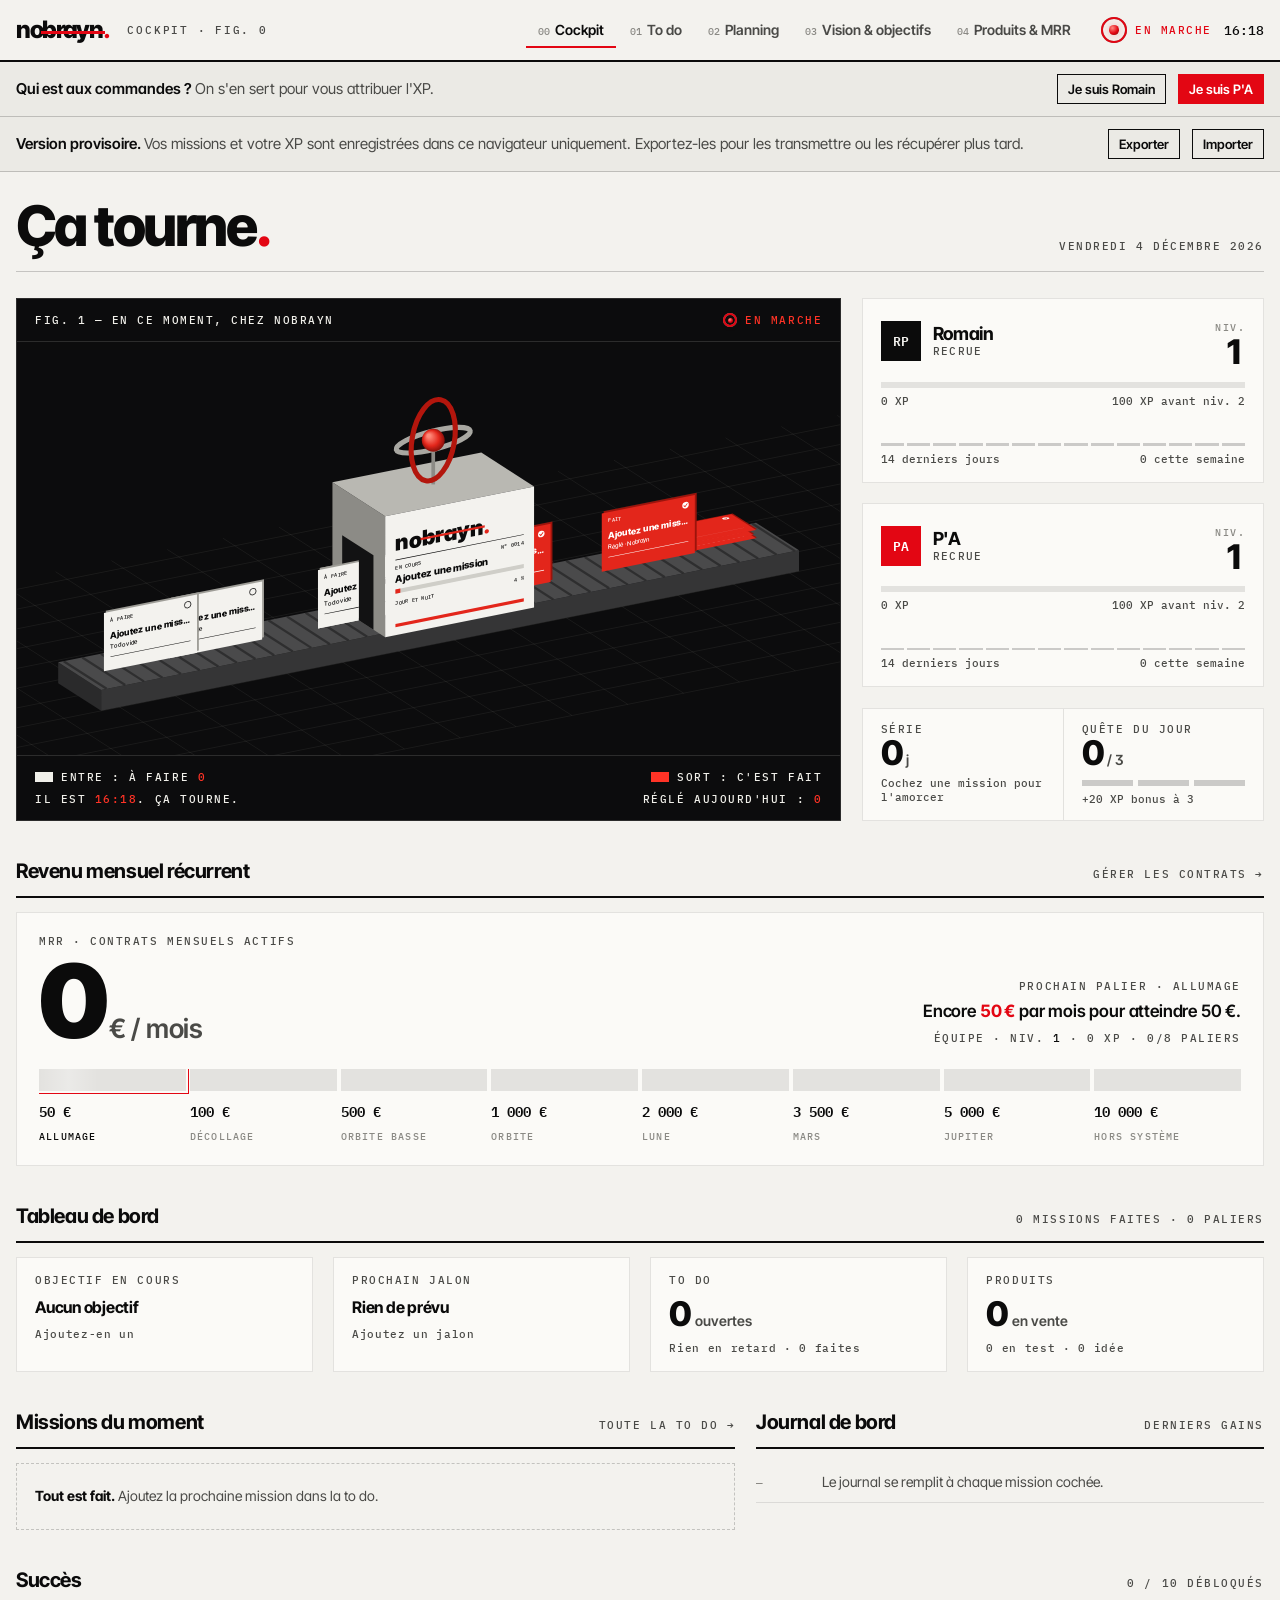
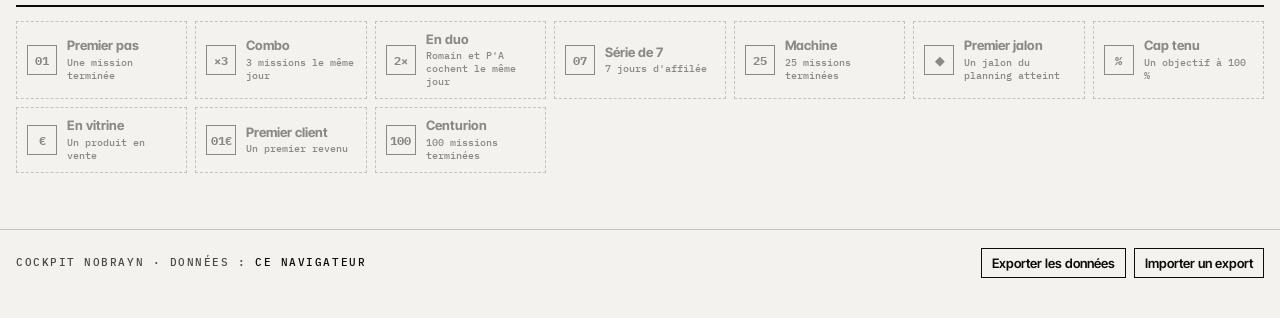
<file: cockpit/index.html>
<!doctype html><html lang="fr"><head><meta name="robots" content="noindex, nofollow"><title>Cockpit Nobrayn</title><meta charset="utf-8"><meta name="viewport" content="width=device-width,initial-scale=1,viewport-fit=cover"></head><body><title>Cockpit Nobrayn</title>
<meta name="claude:viewport-fit-sides" content="cover">
<link rel="preconnect" href="https://fonts.googleapis.com">
<link rel="preconnect" href="https://fonts.gstatic.com" crossorigin>
<link href="https://fonts.googleapis.com/css2?family=Inter+Tight:wght@400;500;600;700;800;900&family=IBM+Plex+Mono:wght@400;500;600&display=swap" rel="stylesheet">
<style>
/* Layout : poste de pilotage Swiss sur grille 12 colonnes, fond d'encre, un seul accent rouge Nobrayn.
   La « plaque » (Fig. 1) reste sombre dans les deux thèmes, comme un écran. */
:root {
  --bg: #0b0b0c;
  --bg-2: #111113;
  --panel: #141416;
  --fg: #f1f0ea;
  --fg-2: #a6a59f;
  --fg-3: #6c6b66;
  --line: rgba(241, 240, 234, .09);
  --line-2: rgba(241, 240, 234, .18);
  --rule: #f1f0ea;
  --red: #ff3326;
  --red-ink: #0b0b0c;
  --red-soft: rgba(255, 51, 38, .14);
  --red-glow: rgba(255, 51, 38, .45);
  --plate: #0c0c0d;
  --plate-fg: #f1f0ea;
  --plate-fg-2: #8d8c86;
  --plate-line: rgba(241, 240, 234, .14);
  --shadow: 0 18px 40px rgba(0, 0, 0, .45);

  --sans: "Inter Tight", "Helvetica Neue", Helvetica, Arial, sans-serif;
  --mono: "IBM Plex Mono", ui-monospace, "SF Mono", Menlo, monospace;
  --gutter: clamp(12px, 1.6vw, 22px);
  --max: 1320px;
  --ease: cubic-bezier(.2, .7, .1, 1);
  color-scheme: dark;
}
@media (prefers-color-scheme: light) {
  :root:not([data-theme="dark"]) {
    --bg: #f3f2ee; --bg-2: #ebeae5; --panel: #fbfaf7;
    --fg: #0b0b0b; --fg-2: #4a4a47; --fg-3: #8a8984;
    --line: rgba(11, 11, 11, .10); --line-2: rgba(11, 11, 11, .2); --rule: #0b0b0b;
    --red: #e30613; --red-ink: #ffffff; --red-soft: rgba(227, 6, 19, .09); --red-glow: rgba(227, 6, 19, .3);
    --shadow: 0 14px 30px rgba(11, 11, 11, .12);
    color-scheme: light;
  }
}
:root[data-theme="light"] {
  --bg: #f3f2ee; --bg-2: #ebeae5; --panel: #fbfaf7;
  --fg: #0b0b0b; --fg-2: #4a4a47; --fg-3: #8a8984;
  --line: rgba(11, 11, 11, .10); --line-2: rgba(11, 11, 11, .2); --rule: #0b0b0b;
  --red: #e30613; --red-ink: #ffffff; --red-soft: rgba(227, 6, 19, .09); --red-glow: rgba(227, 6, 19, .3);
  --shadow: 0 14px 30px rgba(11, 11, 11, .12);
  color-scheme: light;
}

*, *::before, *::after { box-sizing: border-box; }
[hidden] { display: none !important; }
body {
  margin: 0; background: var(--bg); color: var(--fg);
  font: 400 15px/1.45 var(--sans);
  font-feature-settings: "ss01", "cv11";
  -webkit-font-smoothing: antialiased;
  overflow-x: hidden;
}
body::before { content: ""; position: fixed; inset: 0 0 auto; height: env(safe-area-inset-top, 0px); z-index: 60; background: var(--bg); }
h1, h2, h3, p, ul, ol { margin: 0; padding: 0; }
ul, ol { list-style: none; }
button { font: inherit; color: inherit; background: none; border: 0; padding: 0; cursor: pointer; }
input, select, textarea { font: inherit; color: inherit; }
a { color: inherit; text-decoration: none; }
::selection { background: var(--red); color: var(--red-ink); }
:focus-visible { outline: 2px solid var(--red); outline-offset: 2px; }
.num { font-variant-numeric: tabular-nums; }

.wrap {
  width: 100%; max-width: var(--max); margin-inline: auto;
  padding-left: max(16px, env(safe-area-inset-left, 0px));
  padding-right: max(16px, env(safe-area-inset-right, 0px));
}
.label {
  font: 500 11px/1.2 var(--mono); letter-spacing: .14em; text-transform: uppercase; color: var(--fg-2);
}
.label b { color: var(--fg); font-weight: 500; }
.label .r { color: var(--red); }

/* ---------- En-tête ---------- */
.top {
  position: sticky; top: env(safe-area-inset-top, 0px); z-index: 50;
  background: color-mix(in srgb, var(--bg) 88%, transparent);
  backdrop-filter: blur(10px); -webkit-backdrop-filter: blur(10px);
  border-bottom: 2px solid var(--rule);
}
.top-row { display: flex; align-items: center; gap: 18px; min-height: 60px; }
.logo { font-weight: 800; font-size: 24px; letter-spacing: -.055em; line-height: 1; white-space: nowrap; }
.logo s { text-decoration: none; position: relative; }
.logo s::after { content: ""; position: absolute; left: -3%; right: -3%; top: 54%; height: .12em; background: var(--red); }
.logo i { font-style: normal; color: var(--red); }
.logo-sub { font: 500 11px var(--mono); letter-spacing: .16em; color: var(--fg-2); text-transform: uppercase; white-space: nowrap; }
.tabs { display: flex; gap: 2px; margin-left: auto; overflow-x: auto; scrollbar-width: none; min-width: 0; }
.tabs::-webkit-scrollbar { display: none; }
.tab {
  font: 600 14px var(--sans); padding: 8px 12px; color: var(--fg-2); white-space: nowrap;
  border-bottom: 2px solid transparent; transition: color .2s;
}
.tab span { font: 500 10px var(--mono); color: var(--fg-3); margin-right: 5px; }
.tab:hover { color: var(--fg); }
.tab[aria-current="page"] { color: var(--fg); border-bottom-color: var(--red); }
.status { display: flex; align-items: center; gap: 12px; white-space: nowrap; }
.live { display: inline-flex; align-items: center; gap: 8px; font: 500 11px var(--mono); letter-spacing: .14em; color: var(--red); text-transform: uppercase; }
.clock { font: 500 13px var(--mono); color: var(--fg); }

/* Mini gyroscope : le motif « Fig. 3 » en signature vivante */
.gyro { position: relative; width: var(--g, 26px); height: var(--g, 26px); perspective: 120px; flex: none; }
.gyro i { position: absolute; inset: 0; border-radius: 50%; border: 2px solid var(--fg-3); }
.gyro i:nth-child(1) { animation: spinY 3.2s linear infinite; }
.gyro i:nth-child(2) { border-color: var(--red); animation: spinX 4.4s linear infinite; }
.gyro b { position: absolute; inset: 32%; border-radius: 50%; background: radial-gradient(circle at 35% 30%, #ff8a80, var(--red) 55%, #7a0b06); box-shadow: 0 0 10px var(--red-glow); }
@keyframes spinY { to { transform: rotateY(360deg) rotateZ(14deg); } }
@keyframes spinX { from { transform: rotateX(70deg) rotateZ(0); } to { transform: rotateX(70deg) rotateZ(360deg) rotateY(360deg); } }

.who-chip {
  display: inline-flex; align-items: center; gap: 8px; padding: 5px 10px 5px 6px; border: 1px solid var(--line-2);
  font: 600 13px var(--sans);
}
.avatar {
  width: 22px; height: 22px; display: grid; place-items: center; font: 600 10px var(--mono);
  background: var(--fg); color: var(--bg);
}
.avatar.pa { background: var(--red); color: var(--red-ink); }

/* Bandeau « qui pilote » */
.banner { border-bottom: 1px solid var(--line-2); background: var(--bg-2); }
.banner .wrap { display: flex; flex-wrap: wrap; align-items: center; gap: 12px; padding-block: 12px; }
.banner p { font-weight: 600; margin-right: auto; }
.banner .muted { font-weight: 400; color: var(--fg-2); }

/* ---------- Boutons, champs ---------- */
.btn {
  display: inline-flex; align-items: center; justify-content: center; gap: 8px;
  height: 38px; padding: 0 16px; font: 600 14px var(--sans);
  border: 1.5px solid var(--fg); color: var(--fg); transition: background .2s, color .2s, transform .1s;
}
.btn:hover { background: var(--fg); color: var(--bg); }
.btn:active { transform: translateY(1px); }
.btn.red { background: var(--red); border-color: var(--red); color: var(--red-ink); }
.btn.red:hover { filter: brightness(1.08); }
.btn.sm { height: 30px; padding: 0 10px; font-size: 13px; }
.btn[disabled] { opacity: .4; pointer-events: none; }
.icon-btn {
  width: 28px; height: 28px; display: inline-grid; place-items: center; color: var(--fg-3);
  border: 1px solid transparent; font: 500 12px var(--mono); flex: none;
}
.icon-btn:hover { color: var(--fg); border-color: var(--line-2); }
.icon-btn[data-armed] { color: var(--red-ink); background: var(--red); width: auto; padding: 0 8px; }
.field { display: flex; flex-direction: column; gap: 6px; min-width: 0; }
.field > span { font: 500 10px var(--mono); letter-spacing: .14em; text-transform: uppercase; color: var(--fg-3); }
.in {
  height: 38px; padding: 0 12px; background: var(--panel); border: 1px solid var(--line-2); border-radius: 0;
  min-width: 0; width: 100%;
}
.in:focus { border-color: var(--fg); outline: none; }
textarea.in { height: auto; padding: 10px 12px; resize: vertical; line-height: 1.45; }
select.in { appearance: none; background-image: linear-gradient(45deg, transparent 50%, var(--fg-2) 50%), linear-gradient(135deg, var(--fg-2) 50%, transparent 50%); background-position: calc(100% - 16px) 16px, calc(100% - 11px) 16px; background-size: 5px 5px; background-repeat: no-repeat; padding-right: 28px; }
.form-row { display: grid; gap: 10px; align-items: end; }
.seg { display: inline-flex; border: 1px solid var(--line-2); }
.seg button { padding: 6px 12px; font: 600 13px var(--sans); color: var(--fg-2); }
.seg button[aria-pressed="true"] { background: var(--fg); color: var(--bg); }

/* ---------- Structure des vues ---------- */
main { padding-block: 28px 56px; }
.foot { display: flex; flex-wrap: wrap; gap: 12px; justify-content: space-between; align-items: center; padding-block: 18px 40px; border-top: 1px solid var(--line-2); }
.view-head { display: flex; flex-wrap: wrap; align-items: end; gap: 12px 24px; padding-bottom: 18px; margin-bottom: 26px; border-bottom: 1px solid var(--line-2); }
.view-head h1 { font-size: clamp(32px, 5vw, 56px); font-weight: 800; letter-spacing: -.045em; line-height: .95; text-wrap: balance; }
.view-head h1 i { font-style: normal; color: var(--red); }
.view-head .label { margin-left: auto; }
.grid { display: grid; grid-template-columns: repeat(12, minmax(0, 1fr)); gap: var(--gutter); }
.sec { margin-top: 36px; }
.sec-head { display: flex; align-items: baseline; gap: 12px; justify-content: space-between; padding-bottom: 10px; border-bottom: 2px solid var(--rule); margin-bottom: 14px; }
.sec-head h2 { font-size: 20px; font-weight: 700; letter-spacing: -.02em; }
.c8 { grid-column: span 8; } .c7 { grid-column: span 7; } .c5 { grid-column: span 5; } .c4 { grid-column: span 4; } .c3 { grid-column: span 3; }
@media (max-width: 1080px) { .c8, .c4, .c7, .c5 { grid-column: span 12; } .c3 { grid-column: span 6; } .crew { display: grid; grid-template-columns: 1fr 1fr; } .crew .duo-strip { grid-column: span 2; } }
@media (max-width: 640px) { .c3 { grid-column: span 12; } .crew { grid-template-columns: minmax(0, 1fr); } .crew .duo-strip { grid-column: auto; } }
.panel { background: var(--panel); border: 1px solid var(--line); padding: 18px; min-width: 0; }
.empty { padding: 22px 18px; border: 1px dashed var(--line-2); color: var(--fg-2); font-size: 14px; }
.empty b { color: var(--fg); }

/* ---------- Fig. 1 : la machine ---------- */
.plate { background: var(--plate); color: var(--plate-fg); border: 1px solid var(--plate-line); position: relative; min-width: 0; display: flex; flex-direction: column; }
.plate-head, .plate-foot { display: flex; justify-content: space-between; gap: 12px; flex-wrap: wrap; padding: 14px 18px; font: 500 11px var(--mono); letter-spacing: .14em; text-transform: uppercase; }
.plate-head { border-bottom: 1px solid var(--plate-line); }
.plate-foot { border-top: 1px solid var(--plate-line); display: grid; grid-template-columns: 1fr auto; row-gap: 8px; }
.plate-foot .rt { text-align: right; }
.plate .r { color: #ff3326; }
.plate .sw { display: inline-block; width: 18px; height: 10px; margin-right: 8px; vertical-align: -1px; background: var(--plate-fg); }
.plate .sw.red { background: #ff3326; }
.plate .live { color: #ff3326; }
.stage { position: relative; flex: 1 1 auto; min-height: clamp(220px, 30vw, 380px); }
.stage canvas { position: absolute; inset: 0; width: 100%; height: 100%; display: block; }

/* ---------- Équipage ---------- */
.crew { display: flex; flex-direction: column; gap: var(--gutter); min-width: 0; }
.pilot { background: var(--panel); border: 1px solid var(--line); padding: 16px 18px; position: relative; }
.pilot.me { border-color: var(--line-2); }
.pilot-top { display: flex; align-items: center; gap: 12px; }
.pilot-top .avatar { width: 40px; height: 40px; font-size: 13px; }
.pilot-name { font-size: 18px; font-weight: 700; letter-spacing: -.02em; line-height: 1.1; }
.pilot-name small { font: 500 10px var(--mono); letter-spacing: .14em; color: var(--red); margin-left: 6px; vertical-align: 2px; }
.pilot-rank { font: 500 11px var(--mono); letter-spacing: .12em; text-transform: uppercase; color: var(--fg-2); }
.lvl { margin-left: auto; text-align: right; }
.lvl b { display: block; font-size: 34px; font-weight: 800; letter-spacing: -.04em; line-height: .9; }
.lvl span { font: 500 10px var(--mono); letter-spacing: .14em; color: var(--fg-3); }
.xpbar { height: 6px; background: var(--line); margin-top: 14px; position: relative; overflow: hidden; }
.xpbar i { position: absolute; inset: 0 auto 0 0; background: var(--red); transition: width .8s var(--ease); }
.xpline { display: flex; justify-content: space-between; margin-top: 6px; font: 500 11px var(--mono); color: var(--fg-2); }
.spark { display: flex; align-items: end; gap: 3px; height: 26px; margin-top: 12px; }
.spark i { flex: 1; background: var(--line-2); min-height: 2px; }
.spark i.on { background: var(--fg); }
.spark i.today { background: var(--red); }
.duo-strip { display: grid; grid-template-columns: 1fr 1fr; border: 1px solid var(--line); background: var(--panel); }
.duo-strip > div { padding: 14px 18px; }
.duo-strip > div + div { border-left: 1px solid var(--line); }
.big { font-size: 34px; font-weight: 800; letter-spacing: -.04em; line-height: 1; }
.big small { font-size: 14px; font-weight: 600; color: var(--fg-2); letter-spacing: 0; margin-left: 4px; }
.pips { display: flex; gap: 5px; margin-top: 10px; }
.pips i { width: 100%; height: 6px; background: var(--line-2); }
.pips i.on { background: var(--red); box-shadow: 0 0 10px var(--red-glow); }

/* ---------- MRR ---------- */
.mrr { padding: 22px 22px 18px; background: var(--panel); border: 1px solid var(--line); position: relative; overflow: hidden; }
.mrr-top { display: flex; flex-wrap: wrap; align-items: end; gap: 10px 28px; }
.mrr-val { font-size: clamp(54px, 8vw, 104px); font-weight: 900; letter-spacing: -.06em; line-height: .85; }
.mrr-val small { font-size: .26em; font-weight: 600; letter-spacing: -.01em; color: var(--fg-2); margin-left: 6px; }
.mrr-next { margin-left: auto; text-align: right; max-width: 360px; }
.mrr-next p { font-size: 17px; font-weight: 600; letter-spacing: -.01em; margin-top: 6px; }
.mrr-next p b { color: var(--red); }
.track-wrap { overflow-x: auto; margin-top: 24px; padding-bottom: 4px; }
.track { display: grid; grid-auto-flow: column; grid-auto-columns: minmax(84px, 1fr); gap: 4px; min-width: 100%; }
.tier { display: flex; flex-direction: column; gap: 8px; min-width: 0; }
.tier .bar { height: 22px; background: var(--line); position: relative; overflow: hidden; }
.tier .bar i { position: absolute; inset: 0 auto 0 0; background: var(--red); transition: width 1s var(--ease); }
.tier.cur .bar { outline: 1px solid var(--red); outline-offset: 2px; }
.tier.cur .bar::after {
  content: ""; position: absolute; inset: 0; width: 40%;
  background: linear-gradient(90deg, transparent, rgba(255, 255, 255, .28), transparent);
  animation: scan 2.6s var(--ease) infinite;
}
@keyframes scan { from { transform: translateX(-100%); } to { transform: translateX(260%); } }
.tier.won .bar i { box-shadow: 0 0 16px var(--red-glow); }
.tier .amt { font: 600 14px var(--mono); }
.tier .nm { font: 500 10px var(--mono); letter-spacing: .12em; text-transform: uppercase; color: var(--fg-3); }
.tier.won .nm { color: var(--red); }
.tier.cur .nm { color: var(--fg); }

/* ---------- Tuiles ---------- */
.tile { background: var(--panel); border: 1px solid var(--line); padding: 16px 18px; display: flex; flex-direction: column; gap: 10px; min-width: 0; }
.tile h3 { font-size: 16px; font-weight: 700; letter-spacing: -.015em; line-height: 1.25; text-wrap: balance; }
.tile .meta { font: 500 11px var(--mono); color: var(--fg-2); letter-spacing: .06em; }
.meter { height: 6px; background: var(--line); position: relative; }
.meter i { position: absolute; inset: 0 auto 0 0; background: var(--fg); }
.meter i.red { background: var(--red); }

/* ---------- Listes de missions ---------- */
.rows { display: flex; flex-direction: column; }
.row {
  display: grid; grid-template-columns: auto minmax(0, 1fr) auto; align-items: center; gap: 12px;
  padding: 11px 4px; border-bottom: 1px solid var(--line);
}
.row:first-child { border-top: 1px solid var(--line); }
.check {
  width: 22px; height: 22px; border: 1.5px solid var(--fg-2); display: grid; place-items: center; flex: none;
  transition: background .15s, border-color .15s;
}
.check:hover { border-color: var(--red); }
.check.doing { border-color: var(--red); }
.check.doing::after { content: ""; width: 8px; height: 8px; background: var(--red); animation: blink 1.4s steps(2) infinite; }
@keyframes blink { 50% { opacity: .25; } }
.check.done { background: var(--red); border-color: var(--red); }
.check.done::after { content: ""; width: 10px; height: 5px; border: 2px solid var(--red-ink); border-top: 0; border-right: 0; transform: rotate(-45deg) translate(1px, -1px); }
.row-title { font-weight: 600; font-size: 15px; line-height: 1.3; overflow-wrap: anywhere; }
.row-title[data-edit] { cursor: text; }
.row.is-done .row-title { color: var(--fg-3); text-decoration: line-through; text-decoration-color: var(--red); text-decoration-thickness: 2px; }
.row-meta { display: flex; flex-wrap: wrap; gap: 4px 10px; margin-top: 3px; font: 500 11px var(--mono); color: var(--fg-2); }
.row-meta .late { color: var(--red); }
.row-side { display: flex; align-items: center; gap: 6px; }
.xp { font: 600 11px var(--mono); color: var(--fg-2); border: 1px solid var(--line-2); padding: 2px 6px; white-space: nowrap; }
.chip { font: 500 10px var(--mono); letter-spacing: .1em; text-transform: uppercase; padding: 3px 7px; border: 1px solid var(--line-2); color: var(--fg-2); white-space: nowrap; }
.chip.red { border-color: var(--red); color: var(--red); }
.chip.fill { background: var(--red); border-color: var(--red); color: var(--red-ink); }
.chip.ink { background: var(--fg); border-color: var(--fg); color: var(--bg); }
.edit-in { width: 100%; height: 30px; padding: 0 8px; background: var(--bg); border: 1px solid var(--fg); font-weight: 600; }

/* Kanban */
.cols { display: grid; grid-template-columns: repeat(3, minmax(0, 1fr)); gap: var(--gutter); }
.col-head { display: flex; justify-content: space-between; align-items: baseline; padding-bottom: 8px; border-bottom: 2px solid var(--rule); margin-bottom: 4px; }
.col-head h2 { font-size: 18px; font-weight: 700; letter-spacing: -.02em; }
.col-head.red { border-bottom-color: var(--red); }

/* Journal */
.log li { display: grid; grid-template-columns: 56px minmax(0, 1fr) auto; gap: 10px; padding: 9px 0; border-bottom: 1px solid var(--line); font-size: 14px; align-items: baseline; }
.log time { font: 500 11px var(--mono); color: var(--fg-3); }
.log .gain { font: 600 11px var(--mono); color: var(--red); white-space: nowrap; }

/* Succès */
.badges { display: grid; grid-template-columns: repeat(auto-fill, minmax(150px, 1fr)); gap: 8px; }
.badge { display: flex; gap: 10px; align-items: center; padding: 10px; border: 1px dashed var(--line-2); color: var(--fg-3); min-width: 0; }
.badge .glyph { width: 30px; height: 30px; flex: none; display: grid; place-items: center; border: 1.5px solid currentColor; font: 700 12px var(--mono); }
.badge b { display: block; font-size: 13px; font-weight: 700; line-height: 1.2; }
.badge small { display: block; font: 500 10px var(--mono); line-height: 1.3; margin-top: 2px; }
.badge.won { border: 1px solid var(--line-2); color: var(--fg); background: var(--panel); }
.badge.won .glyph { background: var(--red); border-color: var(--red); color: var(--red-ink); box-shadow: 0 0 14px var(--red-glow); }
.badge.won small { color: var(--fg-2); }

/* Planning */
.frise-wrap { overflow-x: auto; }
.frise { position: relative; min-width: 760px; height: 132px; margin-top: 6px; }
.frise .axis { position: absolute; left: 0; right: 0; top: 66px; height: 2px; background: var(--rule); }
.frise .m { position: absolute; top: 74px; font: 500 10px var(--mono); letter-spacing: .12em; text-transform: uppercase; color: var(--fg-3); transform: translateX(4px); }
.frise .tick { position: absolute; top: 60px; width: 1px; height: 14px; background: var(--line-2); }
.frise .now { position: absolute; top: 18px; bottom: 18px; width: 2px; background: var(--red); }
.frise .now::before { content: "AUJOURD'HUI"; position: absolute; top: -2px; left: 6px; font: 600 10px var(--mono); letter-spacing: .12em; color: var(--red); white-space: nowrap; }
.frise .ms { position: absolute; top: 60px; width: 14px; height: 14px; margin-left: -7px; border: 2px solid var(--fg); background: var(--bg); transform: rotate(45deg); }
.frise .ms.done { background: var(--red); border-color: var(--red); box-shadow: 0 0 12px var(--red-glow); }
.frise .ms-l { position: absolute; font: 600 11px var(--sans); max-width: 130px; line-height: 1.2; transform: translateX(-50%); text-align: center; }
.frise .ms-l.up { bottom: 76px; }
.frise .ms-l.down { top: 94px; }
.month { margin-top: 22px; }
.month h3 { font: 600 11px var(--mono); letter-spacing: .14em; text-transform: uppercase; color: var(--fg-2); padding-bottom: 6px; }

/* Objectifs */
.vision { padding: 26px 24px; background: var(--plate); color: var(--plate-fg); border: 1px solid var(--plate-line); position: relative; overflow: hidden; }
.vision blockquote { margin: 14px 0 0; font-size: clamp(22px, 3.2vw, 38px); font-weight: 700; letter-spacing: -.035em; line-height: 1.1; max-width: 28ch; text-wrap: balance; }
.vision .label { color: var(--plate-fg-2); }
.vision .gyro { position: absolute; top: 22px; right: 24px; --g: 56px; }
.vision .gyro i { border-color: var(--plate-fg-2); }
.vision .gyro i:nth-child(2) { border-color: #ff3326; }
.vision textarea.in { background: transparent; color: var(--plate-fg); border-color: var(--plate-line); margin-top: 14px; font-size: 18px; font-weight: 600; }
.vision .btn { border-color: var(--plate-fg); color: var(--plate-fg); }
.vision .btn:hover { background: var(--plate-fg); color: var(--plate); }
.obj { display: grid; grid-template-columns: 110px minmax(0, 1fr) 200px auto; gap: 16px; align-items: center; padding: 16px 4px; border-bottom: 1px solid var(--line); }
.obj:first-child { border-top: 1px solid var(--line); }
.obj .hz { font: 600 12px var(--mono); color: var(--fg-2); }
.obj h3 { font-size: 18px; font-weight: 700; letter-spacing: -.02em; line-height: 1.2; }
.obj p { font-size: 13px; color: var(--fg-2); margin-top: 3px; }
.obj.won h3 { color: var(--red); }
.pct { display: flex; flex-direction: column; gap: 6px; }
.pct-top { display: flex; justify-content: space-between; font: 600 12px var(--mono); }
input[type="range"] { width: 100%; accent-color: var(--red); height: 18px; }

/* Produits */
.prods { display: grid; grid-template-columns: repeat(auto-fill, minmax(260px, 1fr)); gap: var(--gutter); }
.prod { background: var(--panel); border: 1px solid var(--line); padding: 16px 18px; display: flex; flex-direction: column; gap: 12px; min-width: 0; }
.prod-top { display: flex; justify-content: space-between; gap: 10px; align-items: start; }
.prod h3 { font-size: 18px; font-weight: 700; letter-spacing: -.02em; line-height: 1.2; overflow-wrap: anywhere; }
.prod .price { font-size: 26px; font-weight: 800; letter-spacing: -.04em; }
.prod .price small { font-size: 13px; color: var(--fg-2); font-weight: 600; letter-spacing: 0; }
.stages { display: grid; grid-template-columns: repeat(3, 1fr); gap: 3px; }
.stages button { height: 26px; font: 500 10px var(--mono); letter-spacing: .1em; text-transform: uppercase; background: var(--line); color: var(--fg-3); }
.stages button.on { background: var(--fg); color: var(--bg); }
.stages button.on.last { background: var(--red); color: var(--red-ink); }
.prod-foot { display: flex; justify-content: space-between; align-items: center; font: 500 11px var(--mono); color: var(--fg-2); }
.table-wrap { overflow-x: auto; }
table.rev { width: 100%; border-collapse: collapse; min-width: 560px; }
table.rev th { text-align: left; font: 500 10px var(--mono); letter-spacing: .14em; text-transform: uppercase; color: var(--fg-3); padding: 8px 8px; border-bottom: 2px solid var(--rule); }
table.rev td { padding: 10px 8px; border-bottom: 1px solid var(--line); font-size: 14px; }
table.rev td.n { font: 600 14px var(--mono); text-align: right; }
table.rev th.n { text-align: right; }
table.rev tr.off td { color: var(--fg-3); }
.toggle { width: 38px; height: 22px; border: 1.5px solid var(--fg-2); position: relative; }
.toggle::after { content: ""; position: absolute; top: 3px; left: 3px; width: 13px; height: 13px; background: var(--fg-2); transition: transform .2s var(--ease); }
.toggle[aria-pressed="true"] { border-color: var(--red); }
.toggle[aria-pressed="true"]::after { transform: translateX(16px); background: var(--red); }

/* ---------- Toasts, level up ---------- */
.toasts { position: fixed; right: max(16px, env(safe-area-inset-right, 0px)); bottom: calc(16px + env(safe-area-inset-bottom, 0px)); z-index: 80; display: flex; flex-direction: column; gap: 8px; align-items: end; pointer-events: none; }
.toast { background: var(--fg); color: var(--bg); padding: 10px 14px; font: 600 14px var(--sans); box-shadow: var(--shadow); display: flex; gap: 10px; align-items: center; animation: toastIn .35s var(--ease); max-width: min(92vw, 380px); }
.toast b { font: 700 13px var(--mono); color: var(--red); white-space: nowrap; }
.toast.out { animation: toastOut .4s var(--ease) forwards; }
@keyframes toastIn { from { transform: translateY(12px); opacity: 0; } }
@keyframes toastOut { to { transform: translateY(-10px); opacity: 0; } }
.lvlup { position: fixed; inset: 0; z-index: 90; display: grid; place-items: center; pointer-events: none; background: color-mix(in srgb, var(--bg) 70%, transparent); animation: fade 2.4s var(--ease) forwards; }
.lvlup div { text-align: center; }
.lvlup .label { color: var(--red); }
.lvlup strong { display: block; font-size: clamp(64px, 14vw, 160px); font-weight: 900; letter-spacing: -.06em; line-height: .9; margin-top: 8px; }
.lvlup em { font-style: normal; display: block; font-size: 22px; font-weight: 700; margin-top: 8px; }
@keyframes fade { 0% { opacity: 0; } 12%, 75% { opacity: 1; } 100% { opacity: 0; } }
.stamp { animation: stamp .45s var(--ease); }
@keyframes stamp { 0% { transform: scale(1.6); } 100% { transform: scale(1); } }

.ro-note { font: 500 11px var(--mono); color: var(--red); letter-spacing: .08em; }

/* ---------- Responsive ---------- */
@media (max-width: 760px) { form.form-row { grid-template-columns: minmax(0, 1fr) !important; } }
@media (max-width: 1080px) {
  .logo-sub, .status .live-txt { display: none; }
}
@media (max-width: 900px) {
  .top-row { flex-wrap: wrap; gap: 6px 14px; padding-top: 8px; }
  .tabs { order: 3; width: 100%; margin-left: 0; margin-inline: -4px; }
  .status { margin-left: auto; }
  .cols { grid-template-columns: minmax(0, 1fr); }
  .obj { grid-template-columns: minmax(0, 1fr) auto; }
  .obj .hz { grid-column: 1 / -1; }
  .obj .pct { grid-column: 1 / -1; grid-row: 3; }
}
@media (max-width: 560px) {
  .clock { display: none; }
  .duo-strip > div { padding: 12px; }
  .mrr-next { margin-left: 0; text-align: left; }
  .log li { grid-template-columns: 44px minmax(0, 1fr); }
  .log .gain { grid-column: 2; }
}
@media (prefers-reduced-motion: reduce) {
  *, *::before, *::after { animation: none !important; transition: none !important; }
}
</style>

<header class="top">
  <div class="wrap top-row">
    <a class="logo" href="#cockpit" aria-label="Nobrayn, cockpit">no<s>brayn</s><i>.</i></a>
    <span class="logo-sub">Cockpit · Fig. 0</span>
    <nav class="tabs" aria-label="Sections">
      <a class="tab" href="#cockpit"><span>00</span>Cockpit</a>
      <a class="tab" href="#todo"><span>01</span>To do</a>
      <a class="tab" href="#planning"><span>02</span>Planning</a>
      <a class="tab" href="#objectifs"><span>03</span>Vision &amp; objectifs</a>
      <a class="tab" href="#produits"><span>04</span>Produits &amp; MRR</a>
    </nav>
    <div class="status">
      <span class="live"><span class="gyro" aria-hidden="true"><i></i><i></i><b></b></span><span class="live-txt">En marche</span></span>
      <span class="clock num" id="clock">--:--</span>
      <button class="who-chip" id="whoChip" type="button" title="Changer de pilote" hidden></button>
    </div>
  </div>
</header>

<div class="banner" id="whoBanner" hidden>
  <div class="wrap">
    <p>Qui est aux commandes ? <span class="muted">On s'en sert pour vous attribuer l'XP.</span></p>
    <button class="btn sm" type="button" data-act="who" data-h="romain">Je suis Romain</button>
    <button class="btn sm red" type="button" data-act="who" data-h="pa">Je suis P'A</button>
  </div>
</div>
<div class="banner" id="offBanner" hidden>
  <div class="wrap"><p>Données partagées indisponibles ici. <span class="muted">Ouvrez le cockpit depuis claude.ai, connecté, pour voir et modifier vos avancées.</span></p></div>
</div>

<div class="banner" id="localBanner" hidden>
  <div class="wrap"><p>Version provisoire. <span class="muted">Vos missions et votre XP sont enregistrées dans ce navigateur uniquement. Exportez-les pour les transmettre ou les récupérer plus tard.</span></p>
  <button class="btn sm" type="button" data-act="export">Exporter</button>
  <label class="btn sm" for="importFile" style="cursor:pointer">Importer</label></div>
</div>
<main class="wrap" id="view" aria-live="polite"></main>
<footer class="wrap foot">
  <span class="label">Cockpit Nobrayn · données : <b id="modeLabel">—</b></span>
  <span style="display:flex; gap:8px"><button class="btn sm" type="button" data-act="export">Exporter les données</button><label class="btn sm" for="importFile" style="cursor:pointer">Importer un export</label></span>
  <input type="file" id="importFile" accept="application/json,.json" hidden>
</footer>
<div class="toasts" id="toasts"></div>

<script>
(() => {
'use strict';

/* ================= Constantes ================= */
const NAMES = { romain: 'Romain', pa: "P'A", duo: 'Duo' };
const INITIALS = { romain: 'RP', pa: "PA", duo: '2×' };
const SIZE_XP = { S: 10, M: 25, L: 50 };
const SIZE_LABEL = { S: 'Rapide', M: 'Normal', L: 'Gros morceau' };
const XP_MILESTONE = 40, XP_OBJECTIVE = 100, XP_DAILY = 20, DAILY_GOAL = 3;
const DEFAULT_TIERS = [50, 100, 500, 1000, 2000, 3500, 5000, 10000];
const TIER_NAMES = ['Allumage', 'Décollage', 'Orbite basse', 'Orbite', 'Lune', 'Mars', 'Jupiter', 'Hors système', 'Proxima', 'Andromède'];
const RANKS = ['Recrue', 'Apprenti', 'Opérateur', 'Pilote', 'Navigateur', 'Commandant', 'Capitaine', 'Amiral', 'Légende', 'Hors système'];
const STAGES = [['idee', 'Idée'], ['test', 'En test'], ['vente', 'En vente']];
const MONTHS = ['janv.', 'févr.', 'mars', 'avr.', 'mai', 'juin', 'juil.', 'août', 'sept.', 'oct.', 'nov.', 'déc.'];
const MONTHS_FULL = ['Janvier', 'Février', 'Mars', 'Avril', 'Mai', 'Juin', 'Juillet', 'Août', 'Septembre', 'Octobre', 'Novembre', 'Décembre'];

/* ================= État ================= */
const S = {
  tasks: [], milestones: [], objectives: [], products: [], revenue: [], players: {}, config: {},
  db: null, uid: null, handle: null, canWrite: true, online: false, view: null
};
const ls = {
  get(k) { try { return localStorage.getItem(k); } catch (e) { return null; } },
  set(k, v) { try { localStorage.setItem(k, v); } catch (e) {} }
};
S.handle = ls.get('nobrayn-pilot');

/* ================= Utilitaires ================= */
const $ = (s, r = document) => r.querySelector(s);
const esc = (s) => String(s == null ? '' : s).replace(/[&<>"']/g, (c) => ({ '&': '&amp;', '<': '&lt;', '>': '&gt;', '"': '&quot;', "'": '&#39;' }[c]));
const pad = (n) => (n < 10 ? '0' : '') + n;
const dayKey = (ms) => { const d = new Date(ms); return d.getFullYear() + '-' + pad(d.getMonth() + 1) + '-' + pad(d.getDate()); };
const todayKey = () => dayKey(Date.now());
const parseDay = (s) => { if (!s) return null; const [y, m, d] = s.split('-').map(Number); return new Date(y, m - 1, d); };
const fmtDay = (s) => { const d = parseDay(s); return d ? d.getDate() + ' ' + MONTHS[d.getMonth()] + (d.getFullYear() !== new Date().getFullYear() ? ' ' + d.getFullYear() : '') : ''; };
const daysUntil = (s) => { const d = parseDay(s); if (!d) return null; const t = parseDay(todayKey()); return Math.round((d - t) / 864e5); };
const eur = (n) => (Math.round(n || 0)).toLocaleString('fr-FR').replace(/ | /g, ' ') + ' €';
const num = (v) => { const n = parseFloat(String(v).replace(',', '.').replace(/\s/g, '')); return isFinite(n) ? n : 0; };
const clamp = (v, a, b) => Math.max(a, Math.min(b, v));
const byOrder = (a, b) => (a.order ?? 1e12) - (b.order ?? 1e12) || (a.createdAt || 0) - (b.createdAt || 0);
const relTime = (ms) => {
  const d = dayKey(ms), t = todayKey();
  if (d === t) { const x = new Date(ms); return pad(x.getHours()) + ':' + pad(x.getMinutes()); }
  const diff = daysUntil(t) - daysUntil(d);
  if (diff === 1) return 'hier';
  return fmtDay(d);
};

/* ================= Calculs : XP, niveaux, succès ================= */
function levelOf(xp) {
  let L = 1;
  while (50 * L * (L + 1) <= xp) L++;
  const base = 50 * L * (L - 1), span = 100 * L;
  return { L, cur: xp - base, span, rank: RANKS[Math.min(L - 1, RANKS.length - 1)] };
}
function tiers() {
  const t = Array.isArray(S.config.tiers) && S.config.tiers.length ? S.config.tiers : DEFAULT_TIERS;
  return t.map(Number).filter((n) => n > 0).sort((a, b) => a - b);
}
function compute() {
  const xp = { romain: 0, pa: 0, team: 0 };
  const credit = (h, n) => { if (h === 'romain' || h === 'pa') xp[h] += n; else { xp.romain += n / 2; xp.pa += n / 2; } xp.team += n; };
  const done = S.tasks.filter((t) => t.status === 'done' && t.doneAt);
  const perDay = {};
  done.forEach((t) => {
    const h = t.doneBy || t.owner || 'duo';
    credit(h, SIZE_XP[t.size] || 25);
    const k = dayKey(t.doneAt);
    const d = perDay[k] || (perDay[k] = { n: 0, romain: 0, pa: 0 });
    d.n++; if (h === 'romain' || h === 'pa') d[h]++;
  });
  S.milestones.filter((m) => m.done).forEach((m) => credit(m.doneBy || 'duo', XP_MILESTONE));
  S.objectives.filter((o) => (o.progress || 0) >= 100).forEach((o) => credit(o.owner || 'duo', XP_OBJECTIVE));
  let dailyWins = 0;
  Object.values(perDay).forEach((d) => { if (d.n >= DAILY_GOAL) { credit('duo', XP_DAILY); dailyWins++; } });

  const mrr = S.revenue.filter((r) => r.active !== false && r.kind !== 'ponctuel').reduce((s, r) => s + num(r.amount), 0);
  const cash = S.revenue.filter((r) => r.kind === 'ponctuel').reduce((s, r) => s + num(r.amount), 0);
  const T = tiers();
  const won = T.filter((a) => mrr >= a);
  won.forEach((a, i) => credit('duo', 50 * (i + 1)));

  // Série : jours consécutifs avec au moins une mission faite (aujourd'hui ou hier pour l'amorcer)
  let streak = 0;
  const cursor = new Date(); cursor.setHours(12, 0, 0, 0);
  if (!perDay[dayKey(cursor)]) cursor.setDate(cursor.getDate() - 1);
  while (perDay[dayKey(cursor)]) { streak++; cursor.setDate(cursor.getDate() - 1); }
  let bestCombo = 0; Object.values(perDay).forEach((d) => { bestCombo = Math.max(bestCombo, d.n); });
  const duoDay = Object.values(perDay).some((d) => d.romain > 0 && d.pa > 0);

  const today = perDay[todayKey()] || { n: 0, romain: 0, pa: 0 };
  const open = S.tasks.filter((t) => t.status !== 'done');
  const late = open.filter((t) => t.due && daysUntil(t.due) < 0);
  const msDone = S.milestones.filter((m) => m.done).length;
  const objWon = S.objectives.filter((o) => (o.progress || 0) >= 100).length;
  const selling = S.products.filter((p) => p.stage === 'vente').length;

  const badges = [
    ['01', 'Premier pas', 'Une mission terminée', done.length >= 1],
    ['×3', 'Combo', `${DAILY_GOAL} missions le même jour`, bestCombo >= DAILY_GOAL],
    ['2×', 'En duo', 'Romain et P\'A cochent le même jour', duoDay],
    ['07', 'Série de 7', '7 jours d\'affilée', streak >= 7],
    ['25', 'Machine', '25 missions terminées', done.length >= 25],
    ['◆', 'Premier jalon', 'Un jalon du planning atteint', msDone >= 1],
    ['%', 'Cap tenu', 'Un objectif à 100 %', objWon >= 1],
    ['€', 'En vitrine', 'Un produit en vente', selling >= 1],
    ['01€', 'Premier client', 'Un premier revenu', S.revenue.length >= 1],
    ['100', 'Centurion', '100 missions terminées', done.length >= 100]
  ];
  return { xp, perDay, done, open, late, today, streak, mrr, cash, T, won, badges, dailyWins };
}


/* ================= Mode autonome (hors claude.ai) =================
   Hébergé ailleurs (GitHub Pages), la page n'a pas de base partagée :
   les données vivent dans ce navigateur, avec export / import JSON. */
const SEED = { "config/main": { "tiers": [50, 100, 500, 1000, 2000, 3500, 5000, 10000] } };
const STORE_KEY = 'nobrayn-cockpit-data';
function LocalDB() {
  let store = null;
  try { store = JSON.parse(localStorage.getItem(STORE_KEY) || 'null'); } catch (e) {}
  if (!store) store = JSON.parse(JSON.stringify(SEED));
  const subs = [];
  const persist = () => { try { localStorage.setItem(STORE_KEY, JSON.stringify(store)); } catch (e) {} };
  persist();
  const notify = () => setTimeout(() => subs.forEach((f) => f()));
  const snapCol = (c) => {
    const docs = Object.keys(store).filter((k) => k.split('/').length === 2 && k.split('/')[0] === c)
      .map((k) => ({ id: k.split('/')[1], exists: true, data: () => store[k], metadata: {} }));
    return { docs, size: docs.length, empty: !docs.length, docChanges: () => [], metadata: {} };
  };
  const doc = (path) => ({
    id: path.split('/').pop(), path,
    async set(d) { store[path] = JSON.parse(JSON.stringify(d)); persist(); notify(); },
    async update(d) { if (!store[path]) throw { code: 'invalid_argument' }; store[path] = Object.assign({}, store[path], JSON.parse(JSON.stringify(d))); persist(); notify(); },
    async delete() { delete store[path]; persist(); notify(); },
    async get() { return { id: path.split('/').pop(), exists: !!store[path], data: () => store[path] }; },
    onSnapshot(next) { const f = () => next({ id: path.split('/').pop(), exists: !!store[path], data: () => store[path], metadata: {} }); subs.push(f); setTimeout(f); return () => {}; }
  });
  const newId = () => Date.now().toString(36) + Math.random().toString(36).slice(2, 7);
  return {
    local: true,
    doc,
    collection: (c) => ({
      path: c,
      doc: (id) => doc(c + '/' + (id || newId())),
      async add(d) { const r = doc(c + '/' + newId()); await r.set(d); return r; },
      onSnapshot(next) { const f = () => next(snapCol(c)); subs.push(f); setTimeout(f); return () => {}; }
    }),
    dump: () => JSON.parse(JSON.stringify(store)),
    load(data) { store = JSON.parse(JSON.stringify(data)); persist(); notify(); }
  };
}

const COLLS = ['tasks', 'milestones', 'objectives', 'products', 'revenue'];
function snapshotAll() {
  const out = { 'config/main': S.config || {} };
  COLLS.forEach((c) => S[c].forEach((d) => { const x = Object.assign({}, d); delete x.id; out[c + '/' + d.id] = x; }));
  return out;
}
async function exportData() {
  const json = JSON.stringify({ app: 'cockpit-nobrayn', exportedAt: new Date().toISOString(), data: snapshotAll() }, null, 1);
  if (S.db && S.db.local) {
    const a = document.createElement('a');
    a.href = URL.createObjectURL(new Blob([json], { type: 'application/json' }));
    a.download = 'cockpit-nobrayn-' + todayKey() + '.json';
    document.body.appendChild(a); a.click(); a.remove();
    toast('Exporté', 'Fichier JSON enregistré.');
  } else {
    try { await navigator.clipboard.writeText(json); toast('Copié', 'Les données sont dans le presse-papiers.'); }
    catch (e) { toast('Copie impossible', 'Votre navigateur bloque le presse-papiers.'); }
  }
}
async function importData(file) {
  let parsed;
  try { parsed = JSON.parse(await file.text()); } catch (e) { toast('Fichier illisible', 'Choisissez un export JSON du cockpit.'); return; }
  const data = parsed && parsed.app === 'cockpit-nobrayn' ? parsed.data : null;
  if (!data) { toast('Mauvais fichier', 'Ce fichier ne vient pas du cockpit Nobrayn.'); return; }
  if (S.db && S.db.local) { S.db.load(data); toast('Importé', 'Le cockpit affiche les données du fichier.'); return; }
  // Base partagée : on écrit chaque document (les existants sont remplacés)
  const entries = Object.entries(data).filter(([k]) => /^[A-Za-z0-9_-]+\/[A-Za-z0-9_.~:@+-]+$/.test(k));
  let ok = 0;
  for (const [k, v] of entries) { if (await write((db) => db.doc(k).set(v))) ok++; else break; }
  toast('Importé', ok + ' éléments enregistrés dans la base partagée.');
}

/* ================= Accès aux données ================= */
async function write(fn) {
  if (!S.db) { toast('Hors ligne', 'Ouvrez le cockpit depuis claude.ai pour enregistrer.'); return false; }
  if (!S.canWrite) { toast('Lecture seule', 'Demandez un accès Éditeur à Romain.'); return false; }
  try { await fn(S.db); return true; }
  catch (e) {
    const code = e && e.code;
    if (code === 'invalid_argument') { S.canWrite = false; toast('Lecture seule', 'Votre accès ne permet pas de modifier. Demandez un accès Éditeur.'); render(); }
    else if (code === 'quota_exceeded') toast('Stockage plein', 'Supprimez d\'anciennes missions terminées.');
    else if (code === 'resource_exhausted') toast('Doucement', 'Trop de modifications d\'un coup, réessayez dans un instant.');
    else toast('Pas enregistré', 'Connexion instable, réessayez.');
    return false;
  }
}
const col = (c) => S.db.collection(c);

function subscribeAll() {
  ['tasks', 'milestones', 'objectives', 'products', 'revenue'].forEach((c) => {
    col(c).onSnapshot((snap) => {
      S[c] = snap.docs.map((d) => Object.assign({ id: d.id }, d.data()));
      scheduleRender();
    }, () => {});
  });
  col('players').onSnapshot((snap) => {
    const m = {}; snap.docs.forEach((d) => { m[d.id] = d.data(); });
    S.players = m;
    if (S.uid && m[S.uid] && m[S.uid].handle) { S.handle = m[S.uid].handle; ls.set('nobrayn-pilot', S.handle); }
    scheduleRender();
  }, () => {});
  S.db.doc('config/main').onSnapshot((d) => { S.config = d.exists ? d.data() : {}; scheduleRender(); }, () => {});
}

async function boot() {
  route();
  let tries = 0;
  let framed = true; try { framed = window.top !== window; } catch (e) {}
  while (framed && !(window.claude && window.claude.use) && tries < 20) { await new Promise((r) => setTimeout(r, 150)); tries++; }
  if (!(window.claude && window.claude.use)) { standalone(); return; }
  const [db, user] = await Promise.all([window.claude.use('db'), window.claude.use('user')]);
  if (!db) { offline(); return; }
  S.db = db; S.online = true;
  if (user) {
    try { S.uid = await user.id(); } catch (e) {}
    try { if ((await user.can('data.write')) === false) S.canWrite = false; } catch (e) {}
  }
  subscribeAll();
  render();
}
function offline() { S.online = false; $('#offBanner').hidden = false; render(); }
function standalone() { S.db = LocalDB(); S.online = true; $('#localBanner').hidden = false; subscribeAll(); render(); }

/* ================= Rendu ================= */
let raf = 0;
function scheduleRender() { if (!raf) raf = requestAnimationFrame(() => { raf = 0; render(); }); }

function route() {
  const v = (location.hash || '#cockpit').slice(1);
  const views = ['cockpit', 'todo', 'planning', 'objectifs', 'produits'];
  const view = views.includes(v) ? v : 'cockpit';
  document.querySelectorAll('.tab').forEach((a) => a.setAttribute('aria-current', a.getAttribute('href') === '#' + view ? 'page' : 'false'));
  if (view !== S.view) { S.view = view; $('#view').innerHTML = SKELETON[view](); bindView(view); window.scrollTo(0, 0); }
  render();
}
window.addEventListener('hashchange', route);

function render() {
  const C = compute();
  renderChrome(C);
  if (FILL[S.view]) FILL[S.view](C);
  Machine.feed(C);
}

function renderChrome(C) {
  const chip = $('#whoChip');
  if (S.handle) {
    const lv = levelOf(C.xp[S.handle] || 0);
    chip.hidden = false;
    chip.innerHTML = `<span class="avatar ${S.handle}">${INITIALS[S.handle]}</span>${esc(NAMES[S.handle])} · Niv. ${lv.L}`;
  } else chip.hidden = true;
  $('#whoBanner').hidden = !!S.handle || !S.online;
  $('#modeLabel').textContent = !S.online ? 'hors ligne' : S.db && S.db.local ? 'ce navigateur' : 'partagées (claude.ai)';
}

/* ---------- Gabarits de vue (construits une fois par vue) ---------- */
const ownerSelect = (id) => `<select class="in" id="${id}"><option value="duo">Duo</option><option value="romain">Romain</option><option value="pa">P'A</option></select>`;
const SKELETON = {
  cockpit: () => `
    <div class="view-head"><h1>Ça tourne<i>.</i></h1><span class="label" id="ck-date"></span></div>
    <div class="grid">
      <figure class="plate c8" style="margin:0" id="fig">
        <div class="plate-head"><span>Fig. 1 — En ce moment, chez Nobrayn</span><span class="live"><span class="gyro" aria-hidden="true" style="--g:14px"><i></i><i></i><b></b></span>En marche</span></div>
        <div class="stage"><canvas id="machine" aria-label="Machine Nobrayn : les missions à faire entrent à gauche et ressortent en rouge, faites."></canvas></div>
        <figcaption class="plate-foot">
          <span><i class="sw"></i>Entre : à faire <span class="r num" id="ck-open">0</span></span>
          <span class="rt"><i class="sw red"></i>Sort : c'est fait</span>
          <span>Il est <span class="r num" id="ck-clock">--:--</span>. Ça tourne.</span>
          <span class="rt">Réglé aujourd'hui : <span class="r num" id="ck-today">0</span></span>
        </figcaption>
      </figure>
      <div class="crew c4" id="ck-crew"></div>
    </div>
    <section class="sec">
      <div class="sec-head"><h2>Revenu mensuel récurrent</h2><a class="label" href="#produits">Gérer les contrats →</a></div>
      <div class="mrr" id="ck-mrr"></div>
    </section>
    <section class="sec">
      <div class="sec-head"><h2>Tableau de bord</h2><span class="label" id="ck-sum"></span></div>
      <div class="grid" id="ck-tiles"></div>
    </section>
    <div class="grid sec">
      <section class="c7" style="min-width:0">
        <div class="sec-head"><h2>Missions du moment</h2><a class="label" href="#todo">Toute la to do →</a></div>
        <div class="rows" id="ck-next"></div>
      </section>
      <section class="c5" style="min-width:0">
        <div class="sec-head"><h2>Journal de bord</h2><span class="label">Derniers gains</span></div>
        <ul class="log" id="ck-log"></ul>
      </section>
    </div>
    <section class="sec">
      <div class="sec-head"><h2>Succès</h2><span class="label" id="ck-bcount"></span></div>
      <div class="badges" id="ck-badges"></div>
    </section>`,

  todo: () => `
    <div class="view-head"><h1>To do<i>.</i></h1><span class="label" id="td-sum"></span></div>
    <form class="panel form-row" id="f-task" style="grid-template-columns: minmax(0,3fr) repeat(3, minmax(0,1fr)) auto">
      <label class="field"><span>Mission</span><input class="in" id="t-title" required maxlength="140" placeholder="Ex. Appeler 5 artisans de la liste"></label>
      <label class="field"><span>Pour</span>${ownerSelect('t-owner')}</label>
      <label class="field"><span>Taille</span><select class="in" id="t-size"><option value="S">Rapide · 10 XP</option><option value="M" selected>Normal · 25 XP</option><option value="L">Gros · 50 XP</option></select></label>
      <label class="field"><span>Échéance</span><input class="in" id="t-due" type="date"></label>
      <button class="btn red" type="submit">Ajouter</button>
    </form>
    <div style="display:flex; flex-wrap:wrap; gap:12px; align-items:center; margin:22px 0 18px">
      <span class="label">Afficher</span>
      <div class="seg" id="td-filter"><button type="button" data-f="all">Tout</button><button type="button" data-f="romain">Romain</button><button type="button" data-f="pa">P'A</button><button type="button" data-f="duo">Duo</button></div>
      <span class="label" style="margin-left:auto">Cliquez la case : à faire → en cours → fait</span>
    </div>
    <div class="cols">
      <section><div class="col-head"><h2>À faire</h2><span class="label num" id="c-todo-n"></span></div><div class="rows" id="c-todo"></div></section>
      <section><div class="col-head"><h2>En cours</h2><span class="label num" id="c-doing-n"></span></div><div class="rows" id="c-doing"></div></section>
      <section><div class="col-head red"><h2>Fait</h2><span class="label num" id="c-done-n"></span></div><div class="rows" id="c-done"></div></section>
    </div>`,

  planning: () => `
    <div class="view-head"><h1>Planning<i>.</i></h1><span class="label" id="pl-sum"></span></div>
    <div class="panel"><div class="label">Frise · 13 mois</div><div class="frise-wrap"><div class="frise" id="pl-frise"></div></div></div>
    <form class="panel form-row sec" id="f-ms" style="grid-template-columns: minmax(0,3fr) minmax(0,1fr) auto">
      <label class="field"><span>Jalon</span><input class="in" id="m-title" required maxlength="120" placeholder="Ex. Premier devis signé"></label>
      <label class="field"><span>Date</span><input class="in" id="m-date" type="date" required></label>
      <button class="btn red" type="submit">Ajouter · ${XP_MILESTONE} XP</button>
    </form>
    <div id="pl-list"></div>`,

  objectifs: () => `
    <div class="view-head"><h1>Vision &amp; objectifs<i>.</i></h1><span class="label">Pourquoi on se lève</span></div>
    <section class="vision" id="ob-vision">
      <span class="gyro" aria-hidden="true"><i></i><i></i><b></b></span>
      <div class="label">Vision · Nobrayn</div>
      <blockquote id="ob-vtext"></blockquote>
      <div id="ob-vedit" hidden>
        <textarea class="in" id="v-text" rows="3" maxlength="400"></textarea>
        <div style="display:flex; gap:8px; margin-top:10px"><button class="btn sm" type="button" data-act="vision-save">Enregistrer</button><button class="btn sm" type="button" data-act="vision-cancel">Annuler</button></div>
      </div>
      <button class="label" type="button" data-act="vision-edit" style="margin-top:16px; color:var(--plate-fg-2)">Réécrire la vision →</button>
    </section>
    <section class="sec">
      <div class="sec-head"><h2>Objectifs</h2><span class="label">${XP_OBJECTIVE} XP à 100 %</span></div>
      <div id="ob-list"></div>
      <form class="panel form-row" id="f-obj" style="grid-template-columns: minmax(0,2fr) minmax(0,2fr) minmax(0,1fr) minmax(0,1fr) auto; margin-top:16px">
        <label class="field"><span>Objectif</span><input class="in" id="o-title" required maxlength="120" placeholder="Ex. 3 clients payés"></label>
        <label class="field"><span>Comment on le mesure</span><input class="in" id="o-metric" maxlength="160" placeholder="Ex. 3 factures encaissées"></label>
        <label class="field"><span>Horizon</span><input class="in" id="o-date" type="date"></label>
        <label class="field"><span>Qui s'en charge</span><select class="in" id="o-owner"><option value="romain">Romain</option><option value="pa">P'A</option><option value="duo">Les deux</option></select></label>
        <button class="btn red" type="submit">Ajouter</button>
      </form>
    </section>
    <section class="sec">
      <div class="sec-head"><h2>Paliers de MRR</h2><span class="label">Montants en € par mois</span></div>
      <form class="panel form-row" id="f-tiers" style="grid-template-columns: minmax(0,1fr) auto">
        <label class="field"><span>Paliers, séparés par des virgules</span><input class="in num" id="tiers-in" inputmode="numeric"></label>
        <button class="btn" type="submit">Mettre à jour</button>
      </form>
    </section>`,

  produits: () => `
    <div class="view-head"><h1>Produits &amp; MRR<i>.</i></h1><span class="label" id="pr-sum"></span></div>
    <div class="prods" id="pr-list"></div>
    <form class="panel form-row" id="f-prod" style="grid-template-columns: minmax(0,3fr) minmax(0,1fr) minmax(0,1fr) auto; margin-top:16px">
      <label class="field"><span>Produit ou offre</span><input class="in" id="p-name" required maxlength="80" placeholder="Ex. Site vitrine artisan"></label>
      <label class="field"><span>Type</span><select class="in" id="p-kind"><option value="appel">Offre d'appel (ponctuelle)</option><option value="recurrent">Récurrent (mensuel)</option></select></label>
      <label class="field"><span>Prix (€)</span><input class="in num" id="p-price" inputmode="decimal" placeholder="0 = à chiffrer"></label>
      <button class="btn red" type="submit">Ajouter</button>
    </form>
    <section class="sec">
      <div class="sec-head"><h2>Contrats et encaissements</h2><span class="label">Les contrats mensuels actifs font le MRR</span></div>
      <div class="table-wrap"><table class="rev"><thead><tr><th>Client</th><th>Produit</th><th>Type</th><th class="n">Montant</th><th>Actif</th><th></th></tr></thead><tbody id="rv-body"></tbody></table></div>
      <form class="panel form-row" id="f-rev" style="grid-template-columns: minmax(0,2fr) minmax(0,2fr) minmax(0,1fr) minmax(0,1fr) auto; margin-top:16px">
        <label class="field"><span>Client</span><input class="in" id="r-client" required maxlength="80" placeholder="Ex. Plomberie Martin"></label>
        <label class="field"><span>Produit</span><select class="in" id="r-prod"></select></label>
        <label class="field"><span>Type</span><select class="in" id="r-kind"><option value="mensuel">Mensuel</option><option value="ponctuel">Ponctuel</option></select></label>
        <label class="field"><span>Montant (€)</span><input class="in num" id="r-amount" inputmode="decimal" required></label>
        <button class="btn red" type="submit">Encaisser</button>
      </form>
    </section>`
};

/* ---------- Fragments ---------- */
function ownerMeta(t) {
  const h = t.owner || 'duo';
  return `<span>${esc(NAMES[h] || 'Duo')}</span>`;
}
function dueMeta(t) {
  if (!t.due || t.status === 'done') return '';
  const n = daysUntil(t.due);
  if (n < 0) return `<span class="late">En retard · ${fmtDay(t.due)}</span>`;
  if (n === 0) return `<span class="late">Aujourd'hui</span>`;
  return `<span>J-${n} · ${fmtDay(t.due)}</span>`;
}
function taskRow(t, opts = {}) {
  const st = t.status || 'todo';
  const isDone = st === 'done';
  const label = isDone ? 'Rouvrir la mission' : st === 'doing' ? 'Marquer comme faite' : 'Passer en cours';
  return `<div class="row ${isDone ? 'is-done' : ''}" data-id="${esc(t.id)}">
    <button class="check ${st}" type="button" data-act="task-next" data-id="${esc(t.id)}" aria-label="${label}" title="${label}"></button>
    <div style="min-width:0">
      <div class="row-title" data-edit="tasks:${esc(t.id)}:title" title="Double-cliquez pour renommer">${esc(t.title)}</div>
      <div class="row-meta">${ownerMeta(t)}${dueMeta(t)}${isDone && t.doneAt ? `<span>Fait ${relTime(t.doneAt)}${t.doneBy && t.doneBy !== 'duo' ? ' par ' + esc(NAMES[t.doneBy]) : ''}</span>` : ''}</div>
    </div>
    <div class="row-side">
      ${opts.quick && st !== 'done' ? `<button class="btn sm" type="button" data-act="task-done" data-id="${esc(t.id)}">Fait</button>` : ''}
      <span class="xp">+${SIZE_XP[t.size] || 25} XP</span>
      ${opts.del ? `<button class="icon-btn" type="button" data-act="del" data-c="tasks" data-id="${esc(t.id)}" aria-label="Supprimer">✕</button>` : ''}
    </div>
  </div>`;
}
function emptyBox(html) { return `<div class="empty">${html}</div>`; }

/* ---------- Remplissage par vue ---------- */
const FILL = {
  cockpit(C) {
    const d = new Date();
    $('#ck-date').textContent = d.toLocaleDateString('fr-FR', { weekday: 'long', day: 'numeric', month: 'long', year: 'numeric' });
    $('#ck-open').textContent = C.open.length;
    $('#ck-today').textContent = C.today.n;
    tick();

    // Équipage
    const last14 = [];
    for (let i = 13; i >= 0; i--) { const x = new Date(); x.setDate(x.getDate() - i); last14.push(dayKey(x.getTime())); }
    const pilot = (h) => {
      const lv = levelOf(C.xp[h]);
      const counts = last14.map((k) => (C.perDay[k] ? C.perDay[k][h] : 0));
      const max = Math.max(1, ...counts);
      const week = counts.slice(-7).reduce((a, b) => a + b, 0);
      return `<article class="pilot ${S.handle === h ? 'me' : ''}">
        <div class="pilot-top">
          <span class="avatar ${h}">${INITIALS[h]}</span>
          <div><div class="pilot-name">${esc(NAMES[h])}${S.handle === h ? '<small>VOUS</small>' : ''}</div><div class="pilot-rank">${lv.rank}</div></div>
          <div class="lvl"><span>NIV.</span><b class="num">${lv.L}</b></div>
        </div>
        <div class="xpbar"><i style="width:${(lv.cur / lv.span * 100).toFixed(1)}%"></i></div>
        <div class="xpline num"><span>${Math.round(C.xp[h])} XP</span><span>${Math.round(lv.span - lv.cur)} XP avant niv. ${lv.L + 1}</span></div>
        <div class="spark" title="Missions faites, 14 derniers jours">${counts.map((n, i) => `<i class="${n ? 'on' : ''} ${i === 13 && n ? 'today' : ''}" style="height:${Math.max(8, n / max * 100)}%"></i>`).join('')}</div>
        <div class="xpline"><span>14 derniers jours</span><span class="num">${week} cette semaine</span></div>
      </article>`;
    };
    const q = Math.min(C.today.n, DAILY_GOAL);
    $('#ck-crew').innerHTML = pilot('romain') + pilot('pa') + `
      <div class="duo-strip">
        <div><div class="label">Série</div><div class="big num">${C.streak}<small>j</small></div><div class="xpline"><span>${C.streak ? 'Ne cassez pas la chaîne' : 'Cochez une mission pour l\'amorcer'}</span></div></div>
        <div><div class="label">Quête du jour</div><div class="big num">${q}<small>/ ${DAILY_GOAL}</small></div><div class="pips">${Array.from({ length: DAILY_GOAL }, (_, i) => `<i class="${i < q ? 'on' : ''}"></i>`).join('')}</div><div class="xpline"><span>${q >= DAILY_GOAL ? 'Bonus gagné · +' + XP_DAILY + ' XP' : '+' + XP_DAILY + ' XP bonus à ' + DAILY_GOAL}</span></div></div>
      </div>`;

    // MRR
    const T = C.T; let prev = 0; let curIdx = T.findIndex((a) => C.mrr < a);
    const next = curIdx === -1 ? null : T[curIdx];
    const teamLv = levelOf(C.xp.team);
    $('#ck-mrr').innerHTML = `
      <div class="mrr-top">
        <div><div class="label">MRR · contrats mensuels actifs</div><div class="mrr-val num" style="margin-top:10px">${eur(C.mrr).replace(' €', '')}<small>€ / mois</small></div></div>
        <div class="mrr-next">
          <div class="label">${next ? 'Prochain palier · ' + TIER_NAMES[curIdx] : 'Tous les paliers sont atteints'}</div>
          <p>${next ? `Encore <b class="num">${eur(next - C.mrr)}</b> par mois pour atteindre ${eur(next)}.` : 'Ajoutez un palier dans Vision &amp; objectifs.'}</p>
          <div class="label" style="margin-top:8px">Équipe · niv. <b>${teamLv.L}</b> · ${Math.round(C.xp.team)} XP · ${C.won.length}/${T.length} paliers</div>
        </div>
      </div>
      <div class="track-wrap"><div class="track">${T.map((a, i) => {
        const f = clamp((C.mrr - prev) / (a - prev), 0, 1); prev = a;
        const cls = C.mrr >= a ? 'won' : i === curIdx ? 'cur' : '';
        return `<div class="tier ${cls}"><div class="bar"><i style="width:${(f * 100).toFixed(1)}%"></i></div><span class="amt num">${eur(a)}</span><span class="nm">${C.mrr >= a ? '✓ ' : ''}${TIER_NAMES[i] || 'Palier ' + (i + 1)}</span></div>`;
      }).join('')}</div></div>`;

    // Tuiles
    const objs = S.objectives.slice().sort((a, b) => (a.due || '9').localeCompare(b.due || '9'));
    const obj = objs.find((o) => (o.progress || 0) < 100) || objs[0];
    const ms = S.milestones.filter((m) => !m.done).sort((a, b) => (a.date || '').localeCompare(b.date || ''))[0];
    const st = { idee: 0, test: 0, vente: 0 }; S.products.forEach((p) => { st[p.stage || 'idee']++; });
    const msIn = ms ? daysUntil(ms.date) : null;
    $('#ck-tiles').innerHTML = `
      <a class="tile c3" href="#objectifs"><span class="label">Objectif en cours</span>${obj ? `<h3>${esc(obj.title)}</h3><div class="meter"><i class="red" style="width:${obj.progress || 0}%"></i></div><span class="meta num">${obj.progress || 0} % · ${obj.due ? 'horizon ' + fmtDay(obj.due) : 'sans date'}</span>` : '<h3>Aucun objectif</h3><span class="meta">Ajoutez-en un</span>'}</a>
      <a class="tile c3" href="#planning"><span class="label">Prochain jalon</span>${ms ? `<h3>${esc(ms.title)}</h3><span class="big num" style="font-size:28px">${msIn < 0 ? 'En retard' : msIn === 0 ? 'Aujourd\'hui' : 'J-' + msIn}</span><span class="meta">${fmtDay(ms.date)}</span>` : '<h3>Rien de prévu</h3><span class="meta">Ajoutez un jalon</span>'}</a>
      <a class="tile c3" href="#todo"><span class="label">To do</span><span class="big num">${C.open.length}<small>ouvertes</small></span><span class="meta ${C.late.length ? '' : ''}">${C.late.length ? `<span style="color:var(--red)">${C.late.length} en retard</span>` : 'Rien en retard'} · ${C.done.length} faites</span></a>
      <a class="tile c3" href="#produits"><span class="label">Produits</span><span class="big num">${st.vente}<small>en vente</small></span><span class="meta">${st.test} en test · ${st.idee} idée${st.idee > 1 ? 's' : ''}</span></a>`;
    $('#ck-sum').textContent = `${C.done.length} missions faites · ${C.won.length} paliers`;

    // Missions du moment : en cours, puis échéances les plus proches
    const open = C.open.slice().sort((a, b) => ((b.status === 'doing') - (a.status === 'doing')) || (a.due || '9').localeCompare(b.due || '9') || byOrder(a, b));
    $('#ck-next').innerHTML = open.length ? open.slice(0, 6).map((t) => taskRow(t, { quick: true })).join('') : emptyBox('<b>Tout est fait.</b> Ajoutez la prochaine mission dans la to do.');

    // Journal
    const events = [];
    C.done.forEach((t) => events.push({ at: t.doneAt, who: t.doneBy || t.owner, text: t.title, xp: SIZE_XP[t.size] || 25 }));
    S.milestones.filter((m) => m.done && m.doneAt).forEach((m) => events.push({ at: m.doneAt, who: m.doneBy, text: 'Jalon : ' + m.title, xp: XP_MILESTONE }));
    S.revenue.filter((r) => r.createdAt).forEach((r) => events.push({ at: r.createdAt, who: 'duo', text: (r.kind === 'ponctuel' ? 'Encaissé : ' : 'Nouveau contrat : ') + r.client + ' · ' + eur(r.amount), xp: 0 }));
    events.sort((a, b) => b.at - a.at);
    $('#ck-log').innerHTML = events.length ? events.slice(0, 8).map((e) => `<li><time>${relTime(e.at)}</time><span><b>${esc(NAMES[e.who] || 'Duo')}</b> · ${esc(e.text)}</span><span class="gain">${e.xp ? '+' + e.xp + ' XP' : '€'}</span></li>`).join('') : `<li><time>—</time><span style="color:var(--fg-2)">Le journal se remplit à chaque mission cochée.</span><span></span></li>`;

    // Succès
    const won = C.badges.filter((b) => b[3]).length;
    $('#ck-bcount').textContent = won + ' / ' + C.badges.length + ' débloqués';
    $('#ck-badges').innerHTML = C.badges.map(([g, n, d, ok]) => `<div class="badge ${ok ? 'won' : ''}"><span class="glyph">${g}</span><span><b>${n}</b><small>${d}</small></span></div>`).join('');
  },

  todo(C) {
    const f = ls.get('nobrayn-filter') || 'all';
    document.querySelectorAll('#td-filter button').forEach((b) => b.setAttribute('aria-pressed', b.dataset.f === f ? 'true' : 'false'));
    const list = S.tasks.filter((t) => f === 'all' || (t.owner || 'duo') === f);
    const by = (s) => list.filter((t) => (t.status || 'todo') === s);
    const todo = by('todo').sort((a, b) => (a.due || '9').localeCompare(b.due || '9') || byOrder(a, b));
    const doing = by('doing').sort(byOrder);
    const done = by('done').sort((a, b) => (b.doneAt || 0) - (a.doneAt || 0));
    $('#c-todo').innerHTML = todo.map((t) => taskRow(t, { del: true })).join('') || emptyBox('Rien à faire. <b>Ajoutez une mission</b> au-dessus.');
    $('#c-doing').innerHTML = doing.map((t) => taskRow(t, { del: true })).join('') || emptyBox('Cliquez la case d\'une mission pour la lancer.');
    $('#c-done').innerHTML = done.slice(0, 30).map((t) => taskRow(t, { del: true })).join('') || emptyBox('Les missions faites s\'empilent ici, en rouge.');
    $('#c-todo-n').textContent = todo.length; $('#c-doing-n').textContent = doing.length; $('#c-done-n').textContent = done.length;
    $('#td-sum').textContent = `${C.today.n} faite${C.today.n > 1 ? 's' : ''} aujourd'hui · série ${C.streak} j`;
    roNote('#f-task');
  },

  planning(C) {
    const start = new Date(); start.setDate(1); start.setHours(0, 0, 0, 0);
    const end = new Date(start); end.setMonth(end.getMonth() + 13);
    const span = end - start;
    const pos = (d) => clamp((d - start) / span * 100, 0, 100);
    let html = '';
    for (let i = 0; i < 13; i++) {
      const m = new Date(start); m.setMonth(m.getMonth() + i);
      const p = pos(m);
      html += `<span class="tick" style="left:${p}%"></span><span class="m" style="left:${p}%">${MONTHS[m.getMonth()]}${m.getMonth() === 0 ? ' ' + String(m.getFullYear()).slice(2) : ''}</span>`;
    }
    html += `<span class="axis"></span><span class="now" style="left:${pos(new Date())}%"></span>`;
    const inRange = S.milestones.filter((m) => { const d = parseDay(m.date); return d && d >= start && d < end; }).sort((a, b) => a.date.localeCompare(b.date));
    inRange.forEach((m, i) => {
      const p = pos(parseDay(m.date));
      html += `<span class="ms ${m.done ? 'done' : ''}" style="left:${p}%" title="${esc(m.title)}"></span><span class="ms-l ${i % 2 ? 'down' : 'up'}" style="left:${clamp(p, 6, 94)}%">${esc(m.title)}</span>`;
    });
    $('#pl-frise').innerHTML = html;
    const all = S.milestones.slice().sort((a, b) => (a.date || '').localeCompare(b.date || ''));
    const groups = {};
    all.forEach((m) => { const d = parseDay(m.date); const k = d ? d.getFullYear() + '-' + pad(d.getMonth() + 1) : 'sans'; (groups[k] = groups[k] || []).push(m); });
    $('#pl-list').innerHTML = all.length ? Object.keys(groups).map((k) => {
      const [y, mo] = k.split('-');
      return `<div class="month"><h3>${k === 'sans' ? 'Sans date' : MONTHS_FULL[+mo - 1] + ' ' + y}</h3><div class="rows">${groups[k].map((m) => {
        const n = daysUntil(m.date);
        return `<div class="row ${m.done ? 'is-done' : ''}">
          <button class="check ${m.done ? 'done' : ''}" type="button" data-act="ms-toggle" data-id="${esc(m.id)}" aria-label="${m.done ? 'Rouvrir le jalon' : 'Jalon atteint'}"></button>
          <div style="min-width:0"><div class="row-title" data-edit="milestones:${esc(m.id)}:title">${esc(m.title)}</div>
          <div class="row-meta"><span>${fmtDay(m.date)}</span>${m.done ? `<span>Atteint${m.doneBy && m.doneBy !== 'duo' ? ' · ' + esc(NAMES[m.doneBy]) : ''}</span>` : n < 0 ? '<span class="late">En retard</span>' : `<span>J-${n}</span>`}</div></div>
          <div class="row-side"><span class="xp">+${XP_MILESTONE} XP</span><button class="icon-btn" type="button" data-act="del" data-c="milestones" data-id="${esc(m.id)}" aria-label="Supprimer">✕</button></div>
        </div>`;
      }).join('')}</div></div>`;
    }).join('') : emptyBox('Aucun jalon. <b>Ajoutez le premier</b> : il apparaîtra sur la frise.');
    const doneN = S.milestones.filter((m) => m.done).length;
    $('#pl-sum').textContent = `${doneN} / ${S.milestones.length} jalons atteints`;
    roNote('#f-ms');
  },

  objectifs(C) {
    const v = S.config.vision || '';
    $('#ob-vtext').textContent = v || 'Écrivez ici, à deux, pourquoi Nobrayn existe.';
    const objs = S.objectives.slice().sort((a, b) => (a.due || '9').localeCompare(b.due || '9'));
    $('#ob-list').innerHTML = objs.length ? objs.map((o) => {
      const p = o.progress || 0;
      return `<div class="obj ${p >= 100 ? 'won' : ''}">
        <span class="hz">${o.due ? fmtDay(o.due) : 'Sans date'}</span>
        <div style="min-width:0"><h3 data-edit="objectives:${esc(o.id)}:title">${esc(o.title)}</h3>${o.metric ? `<p>${esc(o.metric)}</p>` : ''}<select class="in" style="height:30px; width:auto; margin-top:8px; font-size:13px" data-act="obj-owner" data-id="${esc(o.id)}" id="ow-${esc(o.id)}" aria-label="Qui s'en charge">${[['romain', 'Romain'], ['pa', "P'A"], ['duo', 'Les deux']].map(([k, l]) => `<option value="${k}" ${(o.owner || 'duo') === k ? 'selected' : ''}>${l}</option>`).join('')}</select></div>
        <div class="pct"><div class="pct-top"><span>${p >= 100 ? 'Atteint · +' + XP_OBJECTIVE + ' XP' : 'Avancement'}</span><span class="num">${p} %</span></div>
          <input type="range" min="0" max="100" step="5" value="${p}" data-act="obj-progress" data-id="${esc(o.id)}" id="rg-${esc(o.id)}" aria-label="Avancement de ${esc(o.title)}"></div>
        <button class="icon-btn" type="button" data-act="del" data-c="objectives" data-id="${esc(o.id)}" aria-label="Supprimer">✕</button>
      </div>`;
    }).join('') : emptyBox('Aucun objectif. Un objectif par horizon, chacun mesurable.');
    const ti = $('#tiers-in');
    if (document.activeElement !== ti) ti.value = tiers().join(', ');
    roNote('#f-obj');
  },

  produits(C) {
    const prods = S.products.slice().sort(byOrder);
    const mrrBy = {}; S.revenue.forEach((r) => { if (r.productId && r.kind !== 'ponctuel' && r.active !== false) mrrBy[r.productId] = (mrrBy[r.productId] || 0) + num(r.amount); });
    const clientsBy = {}; S.revenue.forEach((r) => { if (r.productId) clientsBy[r.productId] = (clientsBy[r.productId] || 0) + 1; });
    $('#pr-list').innerHTML = prods.length ? prods.map((p) => {
      const si = STAGES.findIndex((s) => s[0] === (p.stage || 'idee'));
      return `<article class="prod">
        <div class="prod-top"><div style="min-width:0"><span class="chip ${p.kind === 'recurrent' ? 'red' : ''}">${p.kind === 'recurrent' ? 'Récurrent' : 'Offre d\'appel'}</span><h3 style="margin-top:10px" data-edit="products:${esc(p.id)}:name">${esc(p.name)}</h3></div>
          <button class="icon-btn" type="button" data-act="del" data-c="products" data-id="${esc(p.id)}" aria-label="Supprimer">✕</button></div>
        <div class="price num">${num(p.price) ? eur(p.price).replace(' €', '') + '<small> €' + (p.kind === 'recurrent' ? ' / mois' : '') + '</small>' : '<small>Prix à chiffrer</small>'}</div>
        ${p.note ? `<p style="font-size:13px; color:var(--fg-2)">${esc(p.note)}</p>` : ''}
        <div class="stages">${STAGES.map((s, i) => `<button type="button" class="${i <= si ? 'on' : ''} ${i === 2 ? 'last' : ''}" data-act="prod-stage" data-id="${esc(p.id)}" data-s="${s[0]}">${s[1]}</button>`).join('')}</div>
        <div class="prod-foot"><span>${clientsBy[p.id] || 0} client${(clientsBy[p.id] || 0) > 1 ? 's' : ''}</span><span class="num">${mrrBy[p.id] ? eur(mrrBy[p.id]) + ' / mois' : ''}</span></div>
      </article>`;
    }).join('') : emptyBox('Aucun produit. Listez vos offres, du site vitrine à l\'agent IA.');
    const sel = $('#r-prod');
    if (document.activeElement !== sel) {
      const cur = sel.value;
      sel.innerHTML = '<option value="">Sans produit</option>' + prods.map((p) => `<option value="${esc(p.id)}">${esc(p.name)}</option>`).join('');
      sel.value = cur;
    }
    const pname = (id) => (S.products.find((p) => p.id === id) || {}).name || '—';
    const revs = S.revenue.slice().sort((a, b) => (b.createdAt || 0) - (a.createdAt || 0));
    $('#rv-body').innerHTML = revs.length ? revs.map((r) => {
      const monthly = r.kind !== 'ponctuel';
      const on = r.active !== false;
      return `<tr class="${monthly && !on ? 'off' : ''}"><td>${esc(r.client)}</td><td>${esc(pname(r.productId))}</td><td>${monthly ? 'Mensuel' : 'Ponctuel'}</td><td class="n num">${eur(r.amount)}${monthly ? ' / mois' : ''}</td>
        <td>${monthly ? `<button class="toggle" type="button" aria-pressed="${on}" data-act="rev-toggle" data-id="${esc(r.id)}" aria-label="Contrat actif"></button>` : ''}</td>
        <td><button class="icon-btn" type="button" data-act="del" data-c="revenue" data-id="${esc(r.id)}" aria-label="Supprimer">✕</button></td></tr>`;
    }).join('') : `<tr><td colspan="6" style="color:var(--fg-2)">Aucun contrat pour l'instant. Le premier débloque le succès « Premier client ».</td></tr>`;
    $('#pr-sum').textContent = `MRR ${eur(C.mrr)} / mois · encaissé ponctuel ${eur(C.cash)}`;
    roNote('#f-prod');
  }
};

function roNote(formSel) {
  const f = $(formSel); if (!f) return;
  f.querySelectorAll('button[type="submit"]').forEach((b) => { b.disabled = !S.canWrite || !S.online; });
}

/* ================= Interactions ================= */
function myHandleFor(t) { return S.handle || (t && t.owner !== 'duo' ? t.owner : 'duo'); }

function celebrate(gain, label) {
  const h = S.handle;
  const before = h ? levelOf(compute().xp[h]).L : 0;
  toast('+' + gain + ' XP', label);
  if (!h) return;
  // Le niveau se recalcule à l'arrivée du snapshot : on compare au prochain rendu
  setTimeout(() => {
    const after = levelOf(compute().xp[h]);
    if (after.L > before) levelUp(after);
  }, 700);
}

async function setTaskStatus(t, status) {
  const data = { status };
  if (status === 'done') { data.doneAt = Date.now(); data.doneBy = myHandleFor(t); }
  else { data.doneAt = null; data.doneBy = null; }
  const ok = await write((db) => db.doc('tasks/' + t.id).update(data));
  if (ok && status === 'done') {
    const C = compute();
    const n = (C.today.n || 0);
    celebrate(SIZE_XP[t.size] || 25, t.title);
    if (n === DAILY_GOAL) toast('Quête du jour', DAILY_GOAL + ' missions aujourd\'hui · +' + XP_DAILY + ' XP');
    Machine.pulse();
  }
}

document.addEventListener('click', async (e) => {
  const el = e.target.closest('[data-act]');
  if (!el) return;
  const act = el.dataset.act, id = el.dataset.id;
  if (act === 'who') {
    S.handle = el.dataset.h; ls.set('nobrayn-pilot', S.handle);
    if (S.db && S.uid) write((db) => db.doc('players/' + S.uid).set({ handle: S.handle, at: Date.now() }));
    render(); toast('Bienvenue, ' + NAMES[S.handle], 'Votre XP est comptée à votre nom.');
    return;
  }
  if (act === 'task-next' || act === 'task-done') {
    const t = S.tasks.find((x) => x.id === id); if (!t) return;
    const st = t.status || 'todo';
    const next = act === 'task-done' ? 'done' : st === 'todo' ? 'doing' : st === 'doing' ? 'done' : 'todo';
    el.classList.add('stamp');
    setTaskStatus(t, next);
    return;
  }
  if (act === 'ms-toggle') {
    const m = S.milestones.find((x) => x.id === id); if (!m) return;
    const done = !m.done;
    const ok = await write((db) => db.doc('milestones/' + id).update(done ? { done, doneAt: Date.now(), doneBy: S.handle || 'duo' } : { done, doneAt: null, doneBy: null }));
    if (ok && done) { celebrate(XP_MILESTONE, 'Jalon : ' + m.title); Machine.pulse(); }
    return;
  }
  if (act === 'del') {
    if (!el.dataset.armed) {
      el.dataset.armed = '1'; el.textContent = 'Supprimer ?';
      setTimeout(() => { if (el.isConnected) { delete el.dataset.armed; el.textContent = '✕'; } }, 2600);
      return;
    }
    write((db) => db.doc(el.dataset.c + '/' + id).delete());
    return;
  }
  if (act === 'prod-stage') {
    write((db) => db.doc('products/' + id).update({ stage: el.dataset.s }));
    if (el.dataset.s === 'vente') toast('En vitrine', 'Produit passé en vente.');
    return;
  }
  if (act === 'rev-toggle') {
    const r = S.revenue.find((x) => x.id === id); if (!r) return;
    write((db) => db.doc('revenue/' + id).update({ active: r.active === false }));
    return;
  }
  if (act === 'export') { exportData(); return; }
  if (act === 'vision-edit') { $('#ob-vedit').hidden = false; $('#ob-vtext').hidden = true; el.hidden = true; const ta = $('#v-text'); ta.value = S.config.vision || ''; ta.focus(); return; }
  if (act === 'vision-cancel') { closeVision(); return; }
  if (act === 'vision-save') {
    const v = $('#v-text').value.trim();
    const ok = await write((db) => db.doc('config/main').set(Object.assign({}, S.config, { vision: v, visionAt: Date.now() })));
    if (ok) { closeVision(); toast('Vision enregistrée', 'Visible par vous deux.'); }
    return;
  }
});
function closeVision() { $('#ob-vedit').hidden = true; $('#ob-vtext').hidden = false; const b = document.querySelector('[data-act="vision-edit"]'); if (b) b.hidden = false; }

document.addEventListener('change', (e) => {
  const el = e.target;
  if (el.id === 'importFile' && el.files && el.files[0]) { importData(el.files[0]); el.value = ''; return; }
  if (el.dataset && el.dataset.act === 'obj-owner') { write((db) => db.doc('objectives/' + el.dataset.id).update({ owner: el.value })); return; }
  if (el.dataset && el.dataset.act === 'obj-progress') {
    const p = clamp(Math.round(num(el.value)), 0, 100);
    const o = S.objectives.find((x) => x.id === el.dataset.id);
    const was = o ? o.progress || 0 : 0;
    write((db) => db.doc('objectives/' + el.dataset.id).update({ progress: p })).then((ok) => {
      if (ok && p >= 100 && was < 100) { celebrate(XP_OBJECTIVE, 'Objectif atteint : ' + (o ? o.title : '')); Machine.pulse(); }
    });
  }
});

// Renommer : double-clic sur un titre
document.addEventListener('dblclick', (e) => {
  const el = e.target.closest('[data-edit]');
  if (!el || !S.canWrite || !S.online) return;
  const [c, id, field] = el.dataset.edit.split(':');
  const old = el.textContent;
  const inp = document.createElement('input');
  inp.className = 'edit-in'; inp.value = old; inp.maxLength = 140; inp.id = 'edit-' + id;
  el.replaceWith(inp); inp.focus(); inp.select();
  let doneEdit = false;
  const finish = (save) => {
    if (doneEdit) return; doneEdit = true;
    const v = inp.value.trim();
    inp.replaceWith(el);
    if (save && v && v !== old) { el.textContent = v; write((db) => db.doc(c + '/' + id).update({ [field]: v })); }
  };
  inp.addEventListener('keydown', (k) => { if (k.key === 'Enter') finish(true); if (k.key === 'Escape') finish(false); });
  inp.addEventListener('blur', () => finish(true));
});

function bindView(view) {
  const on = (sel, fn) => { const f = $(sel); if (f) f.addEventListener('submit', (e) => { e.preventDefault(); fn(f); }); };
  on('#f-task', async (f) => {
    const title = $('#t-title').value.trim(); if (!title) return;
    const ok = await write((db) => db.collection('tasks').add({ title, owner: $('#t-owner').value, size: $('#t-size').value, due: $('#t-due').value || '', status: 'todo', createdAt: Date.now(), createdBy: S.handle || '' }));
    if (ok) { $('#t-title').value = ''; $('#t-due').value = ''; $('#t-title').focus(); }
  });
  on('#f-ms', async () => {
    const title = $('#m-title').value.trim(), date = $('#m-date').value; if (!title || !date) return;
    const ok = await write((db) => db.collection('milestones').add({ title, date, done: false, createdAt: Date.now() }));
    if (ok) { $('#m-title').value = ''; }
  });
  on('#f-obj', async () => {
    const title = $('#o-title').value.trim(); if (!title) return;
    const ok = await write((db) => db.collection('objectives').add({ title, metric: $('#o-metric').value.trim(), due: $('#o-date').value || '', owner: $('#o-owner').value, progress: 0, createdAt: Date.now() }));
    if (ok) { $('#o-title').value = ''; $('#o-metric').value = ''; }
  });
  on('#f-tiers', async () => {
    const list = $('#tiers-in').value.split(/[,;\s]+/).map(num).filter((n) => n > 0);
    const uniq = Array.from(new Set(list)).sort((a, b) => a - b).slice(0, 10);
    if (!uniq.length) return;
    const ok = await write((db) => db.doc('config/main').set(Object.assign({}, S.config, { tiers: uniq })));
    if (ok) toast('Paliers mis à jour', uniq.map(eur).join(' · '));
  });
  on('#f-prod', async () => {
    const name = $('#p-name').value.trim(); if (!name) return;
    const ok = await write((db) => db.collection('products').add({ name, kind: $('#p-kind').value, price: num($('#p-price').value), stage: 'idee', createdAt: Date.now() }));
    if (ok) { $('#p-name').value = ''; $('#p-price').value = ''; }
  });
  on('#f-rev', async () => {
    const client = $('#r-client').value.trim(), amount = num($('#r-amount').value); if (!client || !amount) return;
    const kind = $('#r-kind').value;
    const before = compute();
    const ok = await write((db) => db.collection('revenue').add({ client, productId: $('#r-prod').value, kind, amount, active: true, createdAt: Date.now() }));
    if (ok) {
      $('#r-client').value = ''; $('#r-amount').value = '';
      if (kind === 'mensuel') {
        const newMrr = before.mrr + amount;
        const unlocked = before.T.filter((a) => before.mrr < a && newMrr >= a);
        if (unlocked.length) { const i = before.T.indexOf(unlocked[unlocked.length - 1]); levelUp({ L: eur(unlocked[unlocked.length - 1]), rank: 'Palier ' + (TIER_NAMES[i] || '') + ' débloqué' }, 'MRR'); }
        else toast('MRR +' + eur(amount), client);
      } else toast('Encaissé · ' + eur(amount), client);
    }
  });
  if (view === 'todo') {
    $('#td-filter').addEventListener('click', (e) => { const b = e.target.closest('button'); if (!b) return; ls.set('nobrayn-filter', b.dataset.f); render(); });
  }
  if (view === 'cockpit') Machine.mount($('#machine'));
  else Machine.unmount();
}

/* ================= Toasts et passage de niveau ================= */
function toast(title, text) {
  const t = document.createElement('div');
  t.className = 'toast';
  t.innerHTML = `<b>${esc(title)}</b><span>${esc(text || '')}</span>`;
  $('#toasts').appendChild(t);
  setTimeout(() => { t.classList.add('out'); setTimeout(() => t.remove(), 450); }, 2800);
}
function levelUp(lv, kicker) {
  const o = document.createElement('div');
  o.className = 'lvlup';
  o.innerHTML = `<div><span class="label">${esc(kicker || 'Niveau supérieur')}</span><strong class="num">${esc(String(lv.L))}</strong><em>${esc(lv.rank)}</em></div>`;
  document.body.appendChild(o);
  setTimeout(() => o.remove(), 2500);
}

/* ================= Horloge ================= */
function tick() {
  const d = new Date(), s = pad(d.getHours()) + ':' + pad(d.getMinutes());
  $('#clock').textContent = s;
  const c = $('#ck-clock'); if (c) c.textContent = s;
}
tick(); setInterval(tick, 10000);

/* ================= Fig. 1 : la machine (canvas isométrique) =================
   Les missions ouvertes entrent à gauche sur le tapis, traversent la machine
   Nobrayn et ressortent en rouge, « faites », pour s'empiler à droite. */
const Machine = (() => {
  const EX = [1, -0.2], EY = [-0.42, -0.27];
  const BELT = { x0: -7.6, x1: 7.4, y0: 0, y1: 2.2, h: 0.45 };
  const BOX = { x0: -1.6, x1: 1.6, y0: -0.25, y1: 2.45, z1: 2.6 };
  const CW = 2.0, CH = 1.25, CY = 1.1, SPEED = 0.62, GAP = 3.6, STACK_X = 5.0;
  const reduce = window.matchMedia('(prefers-reduced-motion: reduce)').matches;
  let cv = null, ctx = null, W = 0, H = 0, dpr = 1, S0 = 40, OX = 0, OY = 0;
  let cards = [], stack = 3, lastT = 0, spawnAcc = GAP, rafId = 0, visible = true, titles = [], doneN = 0, jobN = 12, pulseT = 0, io = null;

  const P = (x, y, z) => [OX + (x * EX[0] + y * EY[0]) * S0, OY + (x * EX[1] + y * EY[1] - z) * S0];
  function poly(pts, fill, stroke) {
    ctx.beginPath(); pts.forEach((p, i) => { const q = P(p[0], p[1], p[2]); i ? ctx.lineTo(q[0], q[1]) : ctx.moveTo(q[0], q[1]); }); ctx.closePath();
    if (fill) { ctx.fillStyle = fill; ctx.fill(); }
    if (stroke) { ctx.strokeStyle = stroke; ctx.lineWidth = 1; ctx.stroke(); }
  }
  function fit() {
    if (!cv) return;
    const r = cv.getBoundingClientRect();
    dpr = Math.min(window.devicePixelRatio || 1, 2);
    W = r.width; H = r.height;
    cv.width = Math.round(W * dpr); cv.height = Math.round(H * dpr);
    // Boîte englobante de la scène à l'échelle 1
    const pts = [[BELT.x0, BELT.y0, -BELT.h], [BELT.x1, BELT.y0, -BELT.h], [BELT.x0, BELT.y1, 0], [BELT.x1, BELT.y1, 0], [BOX.x0, BOX.y1, BOX.z1 + 1.9], [BOX.x1, BOX.y0, BOX.z1 + 1.9], [BOX.x0, BOX.y0, -BELT.h]];
    let mnx = 1e9, mxx = -1e9, mny = 1e9, mxy = -1e9;
    pts.forEach(([x, y, z]) => { const sx = x * EX[0] + y * EY[0], sy = x * EX[1] + y * EY[1] - z; mnx = Math.min(mnx, sx); mxx = Math.max(mxx, sx); mny = Math.min(mny, sy); mxy = Math.max(mxy, sy); });
    S0 = Math.min(W / (mxx - mnx), H / (mxy - mny)) * 0.9;
    OX = W / 2 - (mnx + mxx) / 2 * S0; OY = H / 2 - (mny + mxy) / 2 * S0 + 4;
  }
  function cardFrame(x, y, z, flat) {
    // Repère local du carton : u le long du tapis, v vers le haut (debout) ou vers le fond (à plat)
    const a = flat * Math.PI / 2;
    const vx = Math.sin(a) * EY[0], vy = Math.sin(a) * EY[1] - Math.cos(a);
    const o = P(x, y, z), k = S0 / 100;
    ctx.setTransform(dpr * EX[0] * k, dpr * EX[1] * k, -dpr * vx * k, -dpr * vy * k, dpr * o[0], dpr * o[1]);
  }
  function ellipsis(text, maxW) {
    if (ctx.measureText(text).width <= maxW) return text;
    let t = text; while (t.length > 1 && ctx.measureText(t + '…').width > maxW) t = t.slice(0, -1);
    return t + '…';
  }
  function drawCard(c, cut) {
    const done = c.done;
    cardFrame(c.x, CY + (c.flat ? 0.15 : 0), c.z || 0, c.flat || 0);
    const w = CW * 100, h = CH * 100;
    ctx.save();
    if (cut != null) { ctx.beginPath(); ctx.rect(0, -h - 10, Math.max(0, cut * 100), h + 20); ctx.clip(); }
    ctx.fillStyle = done ? '#9c140c' : '#9e9d97';
    ctx.fillRect(4, -h - 4, w, h);
    ctx.fillStyle = done ? '#e3261b' : '#f3f2ee';
    ctx.fillRect(0, -h, w, h);
    const ink = done ? '#ffffff' : '#0b0b0b';
    ctx.fillStyle = ink; ctx.strokeStyle = ink;
    ctx.font = '500 11px "IBM Plex Mono", monospace';
    ctx.fillText(done ? 'FAIT' : 'À FAIRE', 14, -h + 22);
    ctx.lineWidth = 1.6; ctx.beginPath(); ctx.arc(w - 20, -h + 18, 7, 0, Math.PI * 2);
    if (done) { ctx.fill(); ctx.strokeStyle = '#e3261b'; ctx.lineWidth = 2; ctx.beginPath(); ctx.moveTo(w - 24, -h + 18); ctx.lineTo(w - 21, -h + 21); ctx.lineTo(w - 16, -h + 15); }
    ctx.stroke();
    ctx.fillStyle = ink;
    ctx.font = '800 19px "Inter Tight", sans-serif';
    ctx.fillText(ellipsis(c.title, w - 28), 14, -h + 58);
    ctx.font = '500 13px "Inter Tight", sans-serif';
    ctx.fillText(ellipsis(c.sub, w - 28), 14, -h + 80);
    ctx.fillRect(14, -h + 96, w - 28, 1.4);
    ctx.restore();
  }
  function drawScene(t) {
    ctx.setTransform(dpr, 0, 0, dpr, 0, 0);
    ctx.clearRect(0, 0, W, H);
    // Sol quadrillé
    ctx.strokeStyle = 'rgba(241,240,234,0.06)'; ctx.lineWidth = 1;
    for (let gx = -12; gx <= 12; gx += 1.2) { const a = P(gx, -6, -BELT.h), b = P(gx, 9, -BELT.h); ctx.beginPath(); ctx.moveTo(a[0], a[1]); ctx.lineTo(b[0], b[1]); ctx.stroke(); }
    for (let gy = -6; gy <= 9; gy += 1.2) { const a = P(-12, gy, -BELT.h), b = P(12, gy, -BELT.h); ctx.beginPath(); ctx.moveTo(a[0], a[1]); ctx.lineTo(b[0], b[1]); ctx.stroke(); }
    // Tapis
    const { x0, x1, y0, y1, h } = BELT;
    poly([[x0, y0, -h], [x0, y1, -h], [x0, y1, 0], [x0, y0, 0]], '#2a2a2b');
    poly([[x0, y0, -h], [x1, y0, -h], [x1, y0, 0], [x0, y0, 0]], '#353536');
    poly([[x0, y0, 0], [x1, y0, 0], [x1, y1, 0], [x0, y1, 0]], '#4a4a4b');
    ctx.save();
    ctx.beginPath(); [[x0, y0], [x1, y0], [x1, y1], [x0, y1]].forEach((p, i) => { const q = P(p[0], p[1], 0); i ? ctx.lineTo(q[0], q[1]) : ctx.moveTo(q[0], q[1]); }); ctx.closePath(); ctx.clip();
    ctx.strokeStyle = 'rgba(0,0,0,0.38)'; ctx.lineWidth = Math.max(1, S0 * 0.05);
    const off = (t * SPEED) % 0.4;
    for (let sx = x0 + off; sx < x1; sx += 0.4) { const a = P(sx, y0, 0), b = P(sx, y1, 0); ctx.beginPath(); ctx.moveTo(a[0], a[1]); ctx.lineTo(b[0], b[1]); ctx.stroke(); }
    ctx.restore();
    // Pile « fait »
    const layers = Math.min(stack, 9);
    for (let i = 0; i < layers; i++) {
      drawCard({ x: STACK_X - 0.06 * (i % 2), z: i * 0.09, flat: 1, done: true, title: i === layers - 1 ? (titles.lastDone || 'C\'est fait') : '', sub: '' });
      ctx.setTransform(dpr, 0, 0, dpr, 0, 0);
    }
    // Cartons derrière ou dans la machine
    cards.forEach((c) => { if (c.x + CW > BOX.x0 && !c.landing) { drawCard(c); ctx.setTransform(dpr, 0, 0, dpr, 0, 0); } });
    drawBox(t);
    // Cartons devant la face gauche : on ne montre que la partie hors de la machine
    cards.forEach((c) => { if (c.x < BOX.x0 && !c.landing) { drawCard(c, c.x + CW > BOX.x0 ? BOX.x0 - c.x : null); ctx.setTransform(dpr, 0, 0, dpr, 0, 0); } });
    cards.forEach((c) => { if (c.landing) { drawCard(c); ctx.setTransform(dpr, 0, 0, dpr, 0, 0); } });
  }
  function drawBox(t) {
    const { x0, x1, y0, y1, z1 } = BOX;
    poly([[x0, y0, 0], [x0, y1, 0], [x0, y1, z1], [x0, y0, z1]], '#8c8b86');
    poly([[x0, 0.35, 0], [x0, 1.95, 0], [x0, 1.95, 1.6], [x0, 0.35, 1.6]], '#121213');
    poly([[x0, y0, z1], [x1, y0, z1], [x1, y1, z1], [x0, y1, z1]], '#b9b8b2');
    poly([[x0, y0, 0], [x1, y0, 0], [x1, y0, z1], [x0, y0, z1]], '#f3f2ee');
    // Écran de face
    const inside = cards.find((c) => c.x + CW / 2 > x0 && c.x + CW / 2 < x1);
    const prog = inside ? clamp((inside.x + CW / 2 - x0) / (x1 - x0), 0, 1) : 0;
    const o = P(x0, y0, 0), k = S0 / 100;
    ctx.setTransform(dpr * EX[0] * k, dpr * EX[1] * k, 0, dpr * k, dpr * o[0], dpr * o[1]);
    const w = (x1 - x0) * 100, h = z1 * 100;
    ctx.fillStyle = '#0b0b0b';
    ctx.font = '900 46px "Inter Tight", sans-serif';
    const L = h - 30;
    ctx.fillText('no', 22, -L + 50);
    const wNo = ctx.measureText('no').width;
    ctx.fillText('brayn', 22 + wNo, -L + 50);
    const wBr = ctx.measureText('brayn').width;
    ctx.fillStyle = '#e3261b';
    ctx.fillText('.', 22 + wNo + wBr, -L + 50);
    ctx.fillRect(22 + wNo - 3, -L + 32, wBr + 6, 5);
    ctx.fillStyle = '#0b0b0b';
    ctx.fillRect(22, -L + 68, w - 44, 1.4);
    ctx.font = '500 11px "IBM Plex Mono", monospace';
    ctx.fillText(inside ? 'EN COURS' : 'EN ATTENTE', 22, -L + 90);
    ctx.textAlign = 'right'; ctx.fillText('N° ' + String(inside ? inside.n : jobN).padStart(4, '0'), w - 22, -L + 90); ctx.textAlign = 'left';
    ctx.font = '800 21px "Inter Tight", sans-serif';
    ctx.fillText(ellipsis(inside ? inside.title : 'Prochaine mission…', w - 44), 22, -L + 118);
    ctx.fillStyle = '#cfcec8'; ctx.fillRect(22, -L + 132, w - 44, 9);
    ctx.fillStyle = '#e3261b'; ctx.fillRect(22, -L + 132, (w - 44) * prog, 9);
    ctx.fillStyle = '#0b0b0b'; ctx.font = '500 11px "IBM Plex Mono", monospace';
    ctx.fillText('JOUR ET NUIT', 22, -L + 166);
    ctx.textAlign = 'right'; ctx.fillText(Math.round(prog * 100) + ' %', w - 22, -L + 166); ctx.textAlign = 'left';
    ctx.fillStyle = '#e3261b'; ctx.fillRect(22, -24, w - 44, 7 + (pulseT > 0 ? 4 : 0));
    ctx.setTransform(dpr, 0, 0, dpr, 0, 0);
    // Gyroscope au sommet
    const c = P((x0 + x1) / 2, (y0 + y1) / 2, z1 + 0.95);
    const base = P((x0 + x1) / 2, (y0 + y1) / 2, z1);
    const R = S0 * 0.82, sp = 1 + (pulseT > 0 ? 3 : 0);
    ctx.strokeStyle = '#8c8b86'; ctx.lineWidth = S0 * 0.08;
    ctx.beginPath(); ctx.moveTo(base[0], base[1]); ctx.lineTo(c[0], c[1] + R * 0.3); ctx.stroke();
    ctx.lineWidth = S0 * 0.11;
    ctx.strokeStyle = '#a9a8a2';
    ctx.beginPath(); ctx.ellipse(c[0], c[1], R, Math.max(1, R * Math.abs(Math.cos(t * 0.9 * sp))), -0.25, 0, Math.PI * 2); ctx.stroke();
    ctx.strokeStyle = '#b3160d';
    ctx.beginPath(); ctx.ellipse(c[0], c[1], Math.max(1, R * 0.62 * Math.abs(Math.sin(t * 0.7 * sp + 1))), R * 1.08, 0.18, 0, Math.PI * 2); ctx.stroke();
    const g = ctx.createRadialGradient(c[0] - R * 0.12, c[1] - R * 0.12, R * 0.04, c[0], c[1], R * 0.34);
    g.addColorStop(0, '#ff8a7a'); g.addColorStop(0.55, '#e3261b'); g.addColorStop(1, '#6e0a05');
    ctx.fillStyle = g; ctx.beginPath(); ctx.arc(c[0], c[1], R * 0.3, 0, Math.PI * 2); ctx.fill();
  }
  function spawn() {
    const pool = titles.length ? titles : [{ title: 'Ajoutez une mission', sub: 'To do vide' }];
    const j = pool[jobN % pool.length];
    jobN++;
    cards.push({ x: BELT.x0 - 0.2, title: j.title, sub: j.sub, done: false, n: jobN, z: 0, flat: 0, ph: !titles.length });
  }
  function step(dt) {
    spawnAcc += dt;
    const last = cards[cards.length - 1];
    if (spawnAcc >= GAP / SPEED * 0.6 && (!last || last.x > BELT.x0 + CW + 1.2)) { spawn(); spawnAcc = 0; }
    cards.forEach((c) => {
      if (!c.landing) {
        c.x += SPEED * dt;
        if (!c.done && c.x + CW / 2 > 0.4) { c.done = true; c.sub = 'Réglé · ' + (c.who || 'Nobrayn'); }
        if (c.x >= STACK_X - 0.6) { c.landing = true; c.lt = 0; }
      } else {
        c.lt += dt * 1.6;
        c.x = STACK_X - 0.6 + 0.6 * Math.min(1, c.lt);
        c.flat = Math.min(1, c.lt);
        c.z = Math.min(stack, 9) * 0.09 * Math.min(1, c.lt);
        if (c.lt >= 1) { c.gone = true; stack++; if (stack > 9) stack = 6; titles.lastDone = c.title; }
      }
    });
    cards = cards.filter((c) => !c.gone);
    if (pulseT > 0) pulseT -= dt;
  }
  function loop(ts) {
    rafId = 0;
    if (!cv) return;
    const t = ts / 1000, dt = Math.min(0.05, lastT ? t - lastT : 0.016);
    lastT = t;
    step(dt); drawScene(t);
    if (visible && !document.hidden) rafId = requestAnimationFrame(loop);
  }
  function start() { if (!rafId && cv && !reduce) { lastT = 0; rafId = requestAnimationFrame(loop); } }
  function staticFrame() {
    cards = [];
    [-6.2, -3.6, 2.4].forEach((x, i) => { spawn(); const c = cards[cards.length - 1]; c.x = x; if (x > 0) { c.done = true; c.sub = 'Réglé'; } });
    drawScene(0);
  }
  window.addEventListener('resize', () => { if (cv) { fit(); if (reduce) staticFrame(); } });
  document.addEventListener('visibilitychange', () => { if (!document.hidden && visible) start(); });
  return {
    mount(el) {
      cv = el; ctx = cv.getContext('2d'); fit();
      if (io) io.disconnect();
      if ('IntersectionObserver' in window) {
        io = new IntersectionObserver((en) => { visible = en.some((e) => e.isIntersecting); if (visible) start(); });
        io.observe(cv);
      }
      if (document.fonts && document.fonts.ready) document.fonts.ready.then(() => { if (cv && reduce) staticFrame(); });
      if (reduce) staticFrame();
      else {
        // Préremplit le tapis pour que la première image soit déjà vivante
        cards = []; [-6.4, -3.2, -0.2, 2.9].forEach((x) => { spawn(); const c = cards[cards.length - 1]; c.x = x; if (x + CW / 2 > 0.4) { c.done = true; c.sub = 'Réglé · Nobrayn'; } });
        drawScene(0); start();
      }
    },
    unmount() { cv = null; ctx = null; if (io) io.disconnect(); io = null; if (rafId) cancelAnimationFrame(rafId); rafId = 0; cards = []; },
    feed(C) {
      const open = C.open.slice().sort((a, b) => ((b.status === 'doing') - (a.status === 'doing')) || (a.due || '9').localeCompare(b.due || '9'));
      const keep = titles.lastDone;
      titles = open.map((t) => ({ title: t.title, sub: (NAMES[t.owner] || 'Duo') + (t.due ? ' · ' + fmtDay(t.due) : '') }));
      titles.lastDone = keep || (C.done[0] ? C.done.slice().sort((a, b) => b.doneAt - a.doneAt)[0].title : '');
      stack = Math.max(stack, Math.min(9, 2 + C.today.n));
      // Les cartons posés avant l'arrivée des données prennent les vrais titres
      if (titles.length) cards.forEach((c, i) => { if (c.ph) { const j = titles[i % titles.length]; c.title = j.title; if (!c.done) c.sub = j.sub; c.ph = false; } });
      if (reduce && cv) staticFrame();
    },
    pulse() { pulseT = 1.2; stack = Math.min(9, stack + 1); }
  };
})();

boot();
})();
</script>
</body></html>
</file>
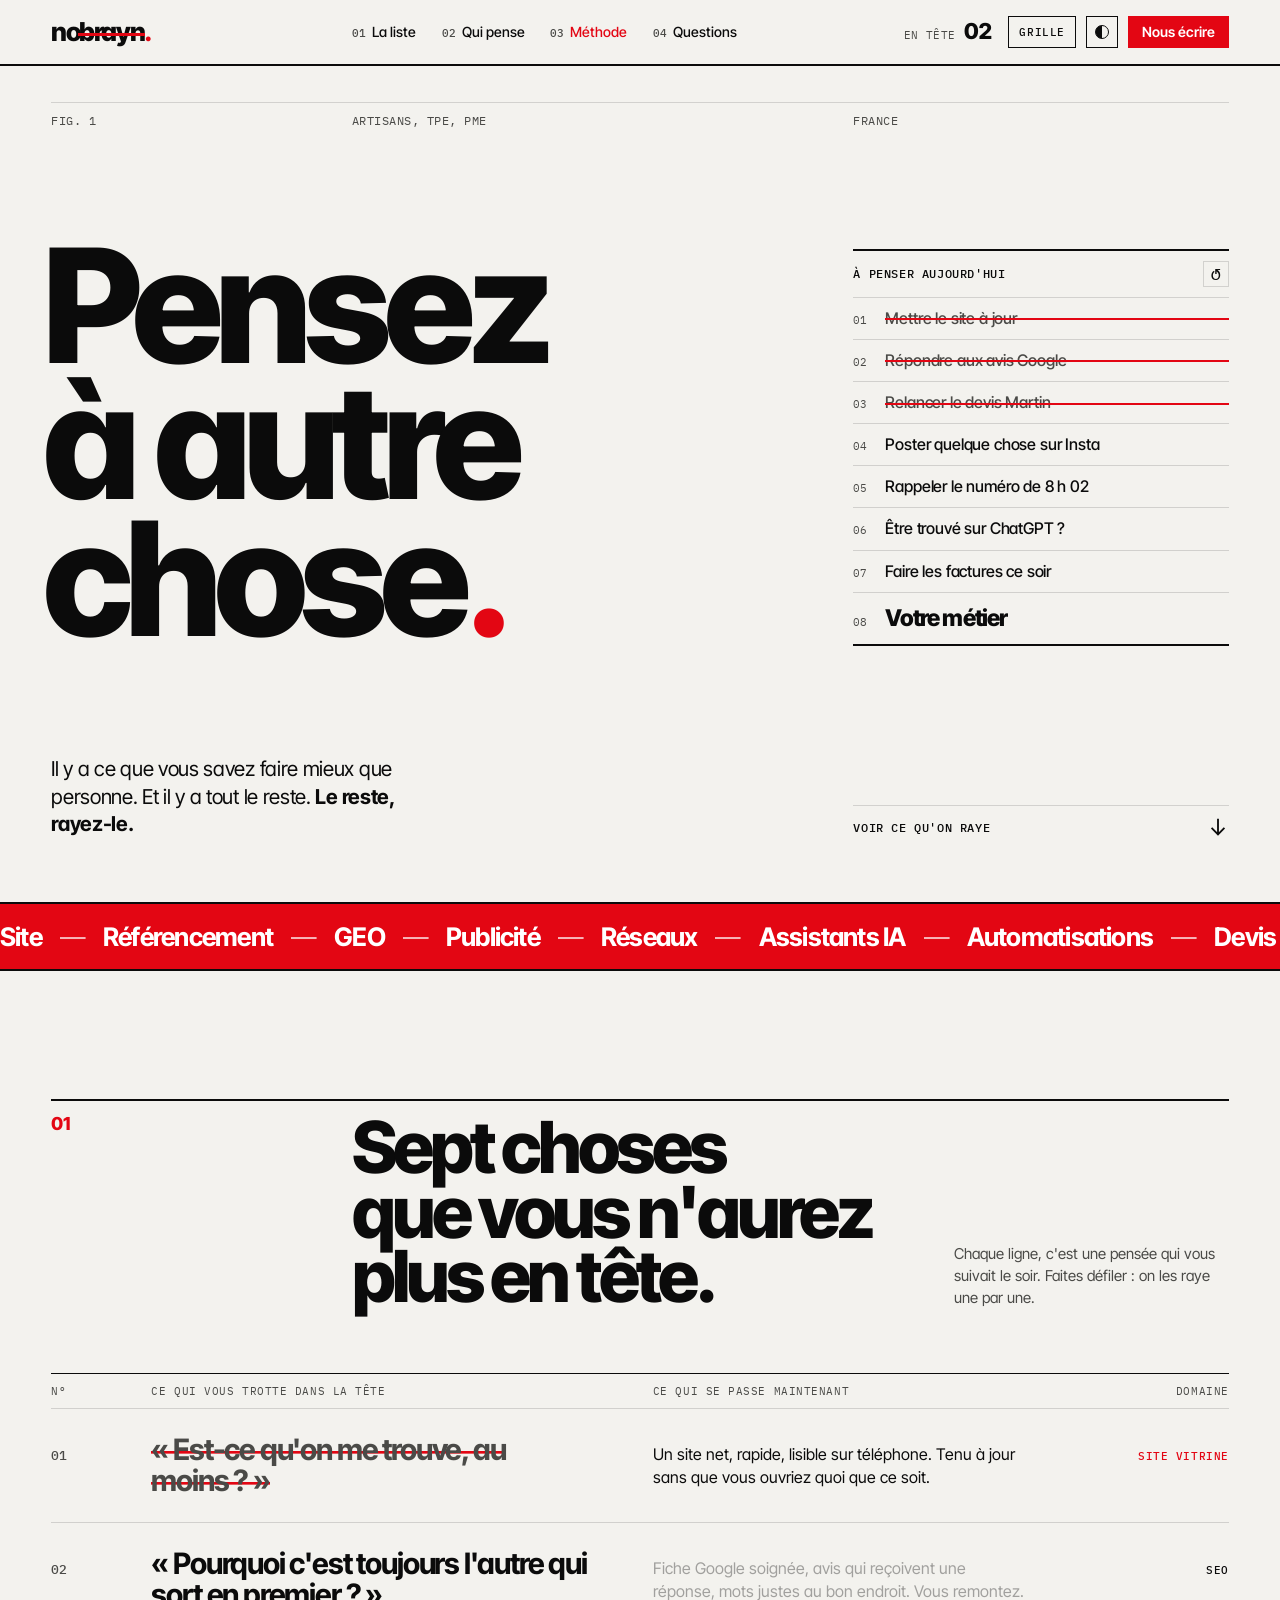
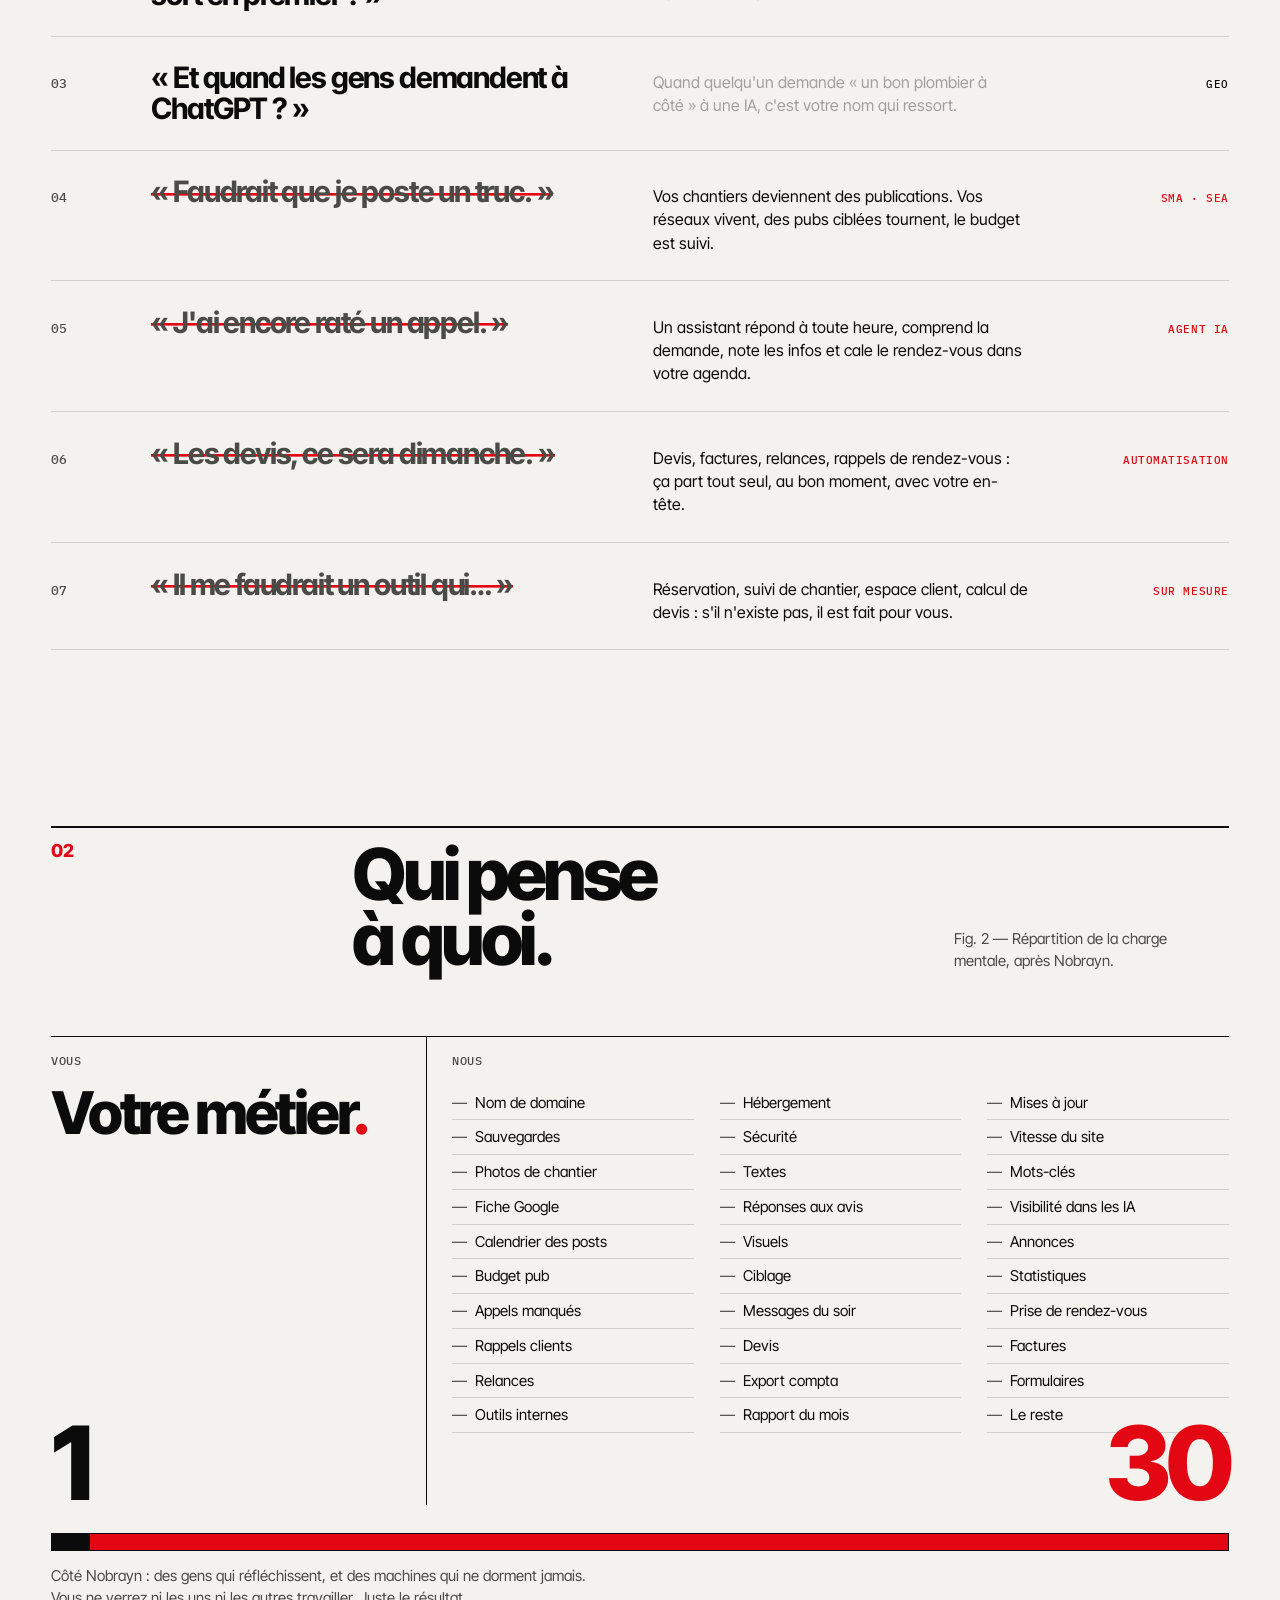
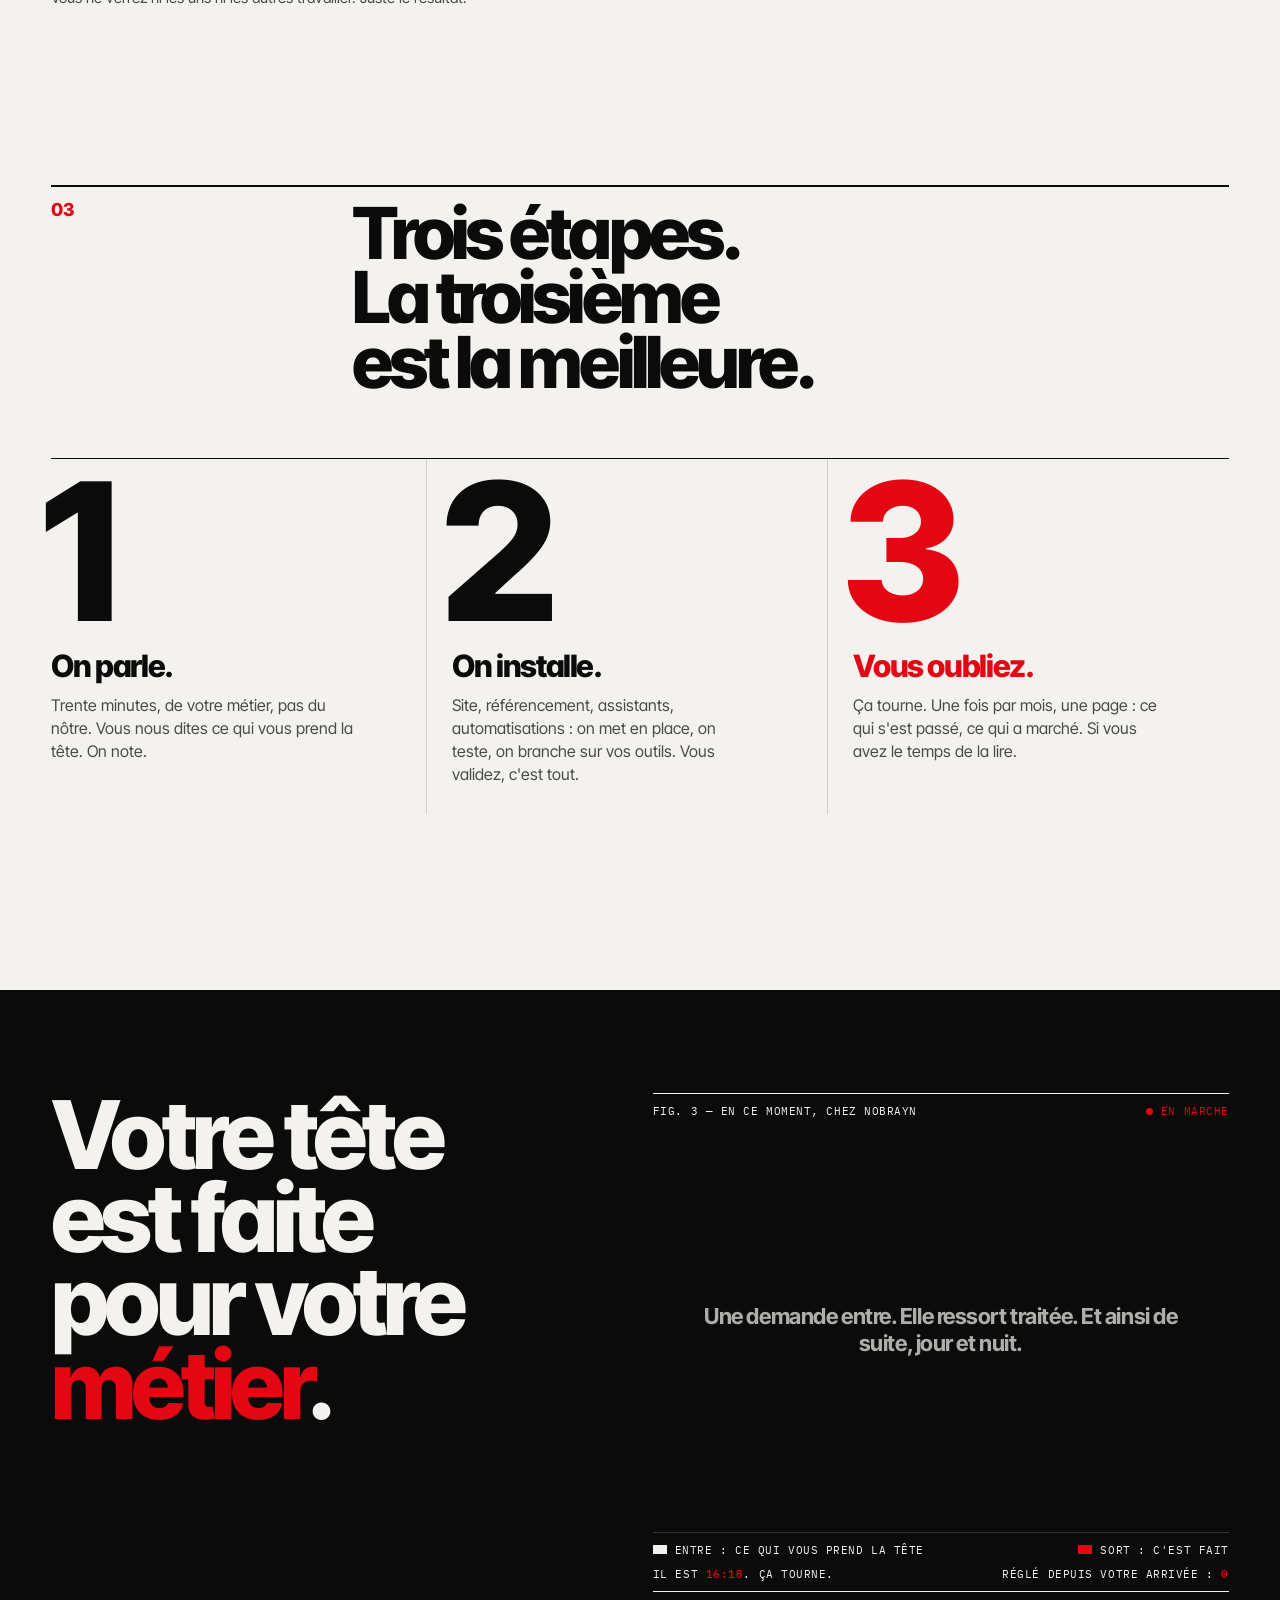
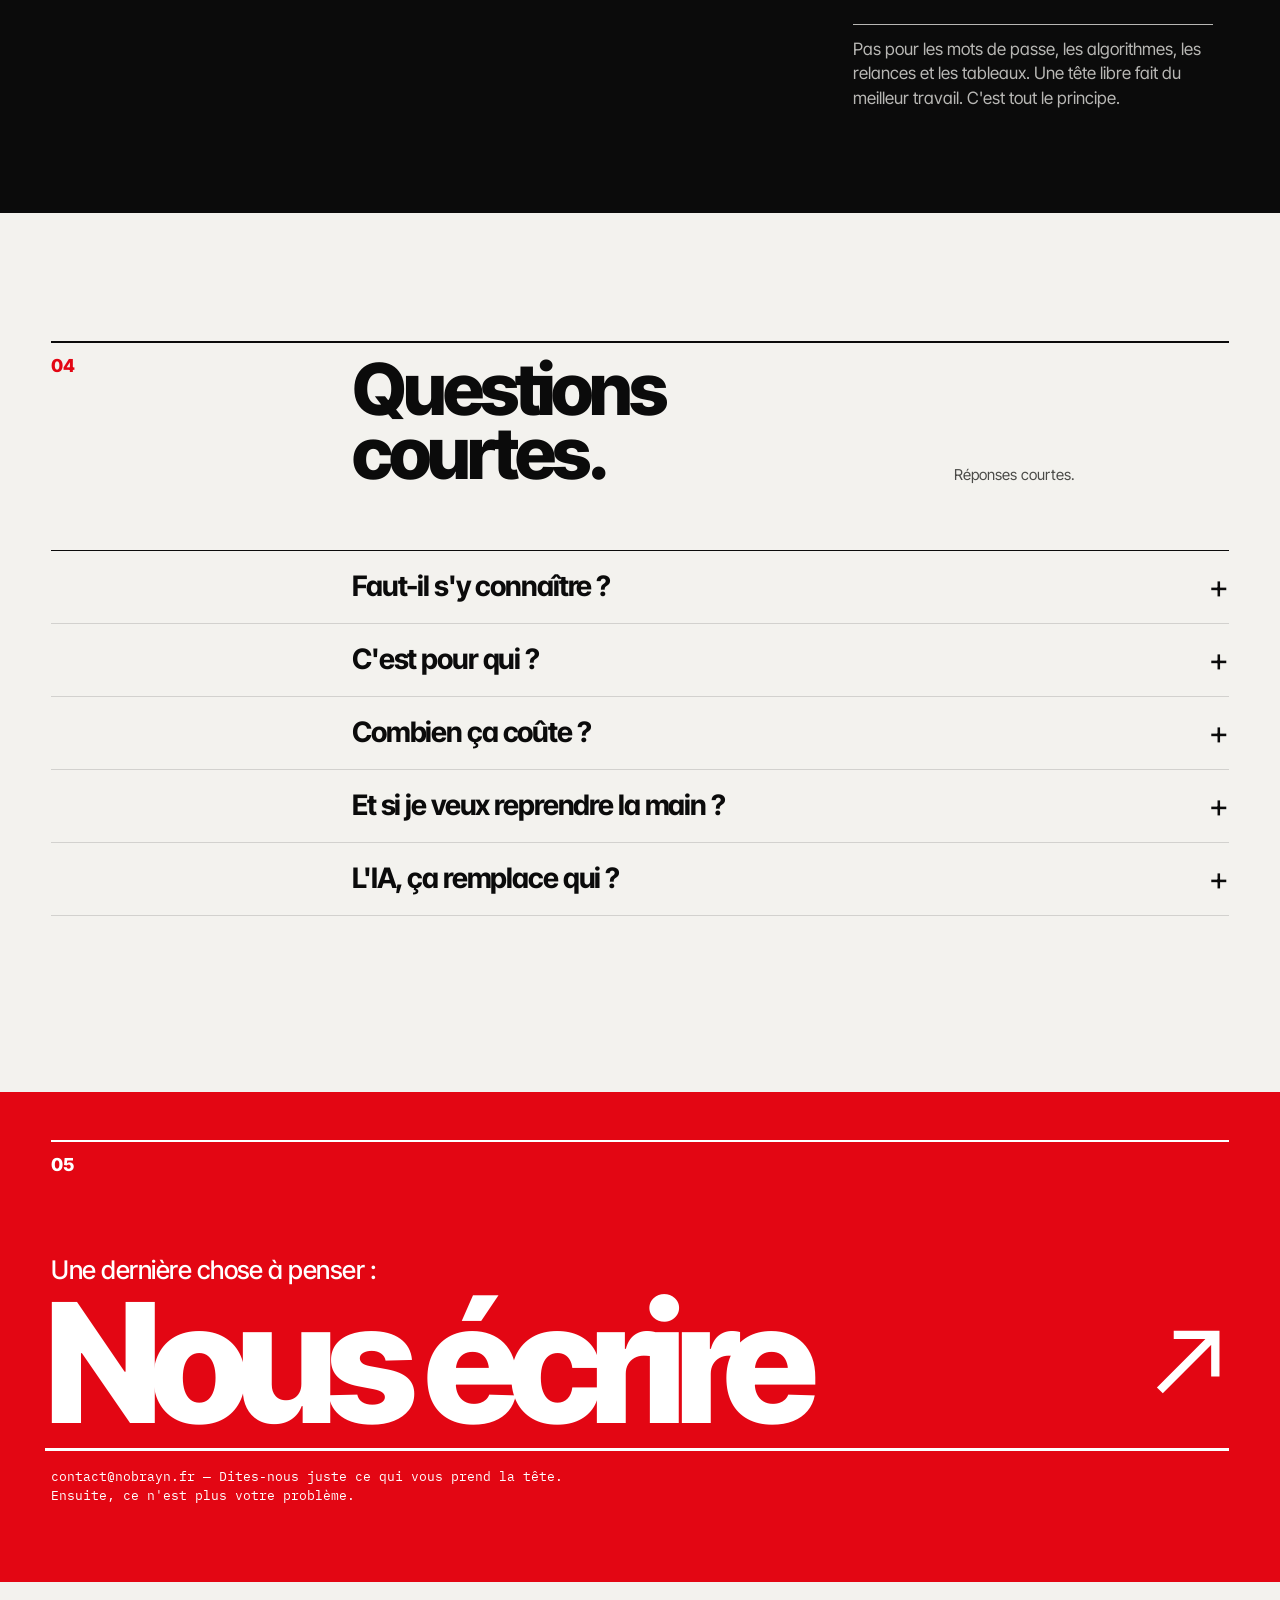
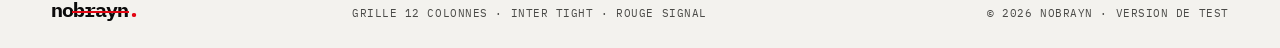
<file: nobrain/index.html>
<!doctype html>
<html lang="fr" data-theme="light">
<head>
  <meta charset="utf-8">
  <meta name="viewport" content="width=device-width, initial-scale=1, viewport-fit=cover">
  <title>Nobrayn — Pensez à autre chose.</title>
  <meta name="description" content="Site, référencement, publicité, réseaux, assistants IA, devis et factures : Nobrayn s'en occupe. Vous, vous pensez à votre métier.">
  <meta name="theme-color" content="#f3f2ee" media="(prefers-color-scheme: light)">
  <meta name="theme-color" content="#0c0c0c" media="(prefers-color-scheme: dark)">
  <meta name="color-scheme" content="light dark">

  <!-- Aperçu de partage (WhatsApp, LinkedIn, iMessage…) -->
  <meta property="og:type" content="website">
  <meta property="og:locale" content="fr_FR">
  <meta property="og:site_name" content="Nobrayn">
  <meta property="og:title" content="Nobrayn — Pensez à autre chose.">
  <meta property="og:description" content="Votre site, vos clients, vos devis, vos réseaux : rayés de votre liste. Il ne vous reste que votre métier.">
  <meta property="og:url" content="https://meta-h777.github.io/atlas-x/nobrain/">
  <meta property="og:image" content="https://meta-h777.github.io/atlas-x/nobrain/og.png">
  <meta property="og:image:width" content="1200">
  <meta property="og:image:height" content="630">
  <meta property="og:image:alt" content="Nobrayn. Pensez à autre chose.">
  <meta name="twitter:card" content="summary_large_image">
  <meta name="twitter:title" content="Nobrayn — Pensez à autre chose.">
  <meta name="twitter:description" content="Il ne vous reste que votre métier.">
  <meta name="twitter:image" content="https://meta-h777.github.io/atlas-x/nobrain/og.png">

  <link rel="icon" href="favicon.svg" type="image/svg+xml">
  <link rel="apple-touch-icon" href="apple-touch-icon.png">

  <link rel="preconnect" href="https://fonts.googleapis.com">
  <link rel="preconnect" href="https://fonts.gstatic.com" crossorigin>
  <link href="https://fonts.googleapis.com/css2?family=Inter+Tight:wght@400;500;600;700;800;900&family=IBM+Plex+Mono:wght@400;500&display=swap" rel="stylesheet">
  <link rel="stylesheet" href="styles.css">

  <script>
    // Thème appliqué avant le rendu (clair par défaut, comme une affiche)
    (function () {
      var t = 'light';
      try { t = localStorage.getItem('nobrayn-theme') || 'light'; } catch (e) {}
      document.documentElement.setAttribute('data-theme', t);
      document.documentElement.classList.add('js');
    })();
  </script>
</head>
<body>
  <div class="grid-overlay" aria-hidden="true"><span></span><span></span><span></span><span></span><span></span><span></span><span></span><span></span><span></span><span></span><span></span><span></span></div>

  <!-- ============ NAV ============ -->
  <header class="nav" id="nav">
    <div class="wrap nav-row">
      <a href="#top" class="logo" aria-label="Nobrayn, accueil">no<s>brayn</s><i>.</i></a>

      <nav class="nav-links" aria-label="Sections">
        <a href="#liste"><span>01</span>La liste</a>
        <a href="#qui"><span>02</span>Qui pense</a>
        <a href="#methode"><span>03</span>Méthode</a>
        <a href="#questions"><span>04</span>Questions</a>
      </nav>

      <div class="nav-tools">
        <p class="meter" aria-live="polite" title="Ce qu'il vous reste en tête">
          <span class="meter-label">En tête</span>
          <span class="meter-value" id="meter">07</span>
        </p>
        <button class="tool" id="gridToggle" type="button" aria-pressed="false" title="Afficher la grille (G)">Grille</button>
        <button class="tool tool-theme" id="themeToggle" type="button" aria-label="Changer de thème" title="Clair / sombre">
          <span class="dot" aria-hidden="true"></span>
        </button>
        <a class="nav-cta" href="#contact">Nous écrire</a>
        <button class="burger" id="burger" type="button" aria-label="Menu" aria-expanded="false" aria-controls="menu"><span></span><span></span></button>
      </div>
    </div>
    <div class="menu" id="menu" hidden>
      <a href="#liste"><span>01</span>La liste</a>
      <a href="#qui"><span>02</span>Qui pense</a>
      <a href="#methode"><span>03</span>Méthode</a>
      <a href="#questions"><span>04</span>Questions</a>
      <a href="#contact"><span>05</span>Nous écrire</a>
    </div>
  </header>

  <main id="top">

    <!-- ============ HERO ============ -->
    <section class="hero wrap">
      <div class="hero-meta">
        <span>Fig. 1</span>
        <span>Artisans, TPE, PME</span>
        <span>France</span>
      </div>

      <h1 class="hero-title">
        <span class="line">Pensez</span>
        <span class="line">à autre</span>
        <span class="line">chose<i>.</i></span>
      </h1>

      <aside class="todo" aria-label="Votre liste du jour">
        <header class="todo-head">
          <span>À penser aujourd'hui</span>
          <button class="replay" id="replay" type="button" aria-label="Rejouer">↺</button>
        </header>
        <ol class="todo-list" id="todo">
          <li>Mettre le site à jour</li>
          <li>Répondre aux avis Google</li>
          <li>Relancer le devis Martin</li>
          <li>Poster quelque chose sur Insta</li>
          <li>Rappeler le numéro de 8 h 02</li>
          <li>Être trouvé sur ChatGPT&nbsp;?</li>
          <li>Faire les factures ce soir</li>
          <li class="keep">Votre métier</li>
        </ol>
      </aside>

      <p class="hero-sub">
        Il y a ce que vous savez faire mieux que personne.
        Et il y a tout le reste. <strong>Le reste, <span style="white-space:nowrap">rayez-le.</span></strong>
      </p>

      <a class="hero-down" href="#liste" aria-label="Voir la liste">
        <span>Voir ce qu'on raye</span>
        <svg viewBox="0 0 24 24" aria-hidden="true"><path d="M12 3v17M5 13l7 7 7-7"/></svg>
      </a>
    </section>

    <!-- ============ BANDE ============ -->
    <div class="band" aria-hidden="true">
      <div class="band-track">
        <span>Site</span><span>Référencement</span><span>GEO</span><span>Publicité</span><span>Réseaux</span><span>Assistants IA</span><span>Automatisations</span><span>Devis</span><span>Factures</span><span>Réservations</span><span>Sur mesure</span>
        <span>Site</span><span>Référencement</span><span>GEO</span><span>Publicité</span><span>Réseaux</span><span>Assistants IA</span><span>Automatisations</span><span>Devis</span><span>Factures</span><span>Réservations</span><span>Sur mesure</span>
      </div>
    </div>

    <!-- ============ 01 LA LISTE ============ -->
    <section class="section wrap" id="liste">
      <header class="sec-head">
        <span class="sec-num">01</span>
        <h2>Sept choses<br>que vous n'aurez<br>plus en tête.</h2>
        <p class="sec-lead">Chaque ligne, c'est une pensée qui vous suivait le soir. Faites défiler&nbsp;: on les raye une par une.</p>
      </header>

      <div class="table" role="list">
        <div class="row row-head" aria-hidden="true">
          <span>N°</span><span>Ce qui vous trotte dans la tête</span><span>Ce qui se passe maintenant</span><span>Domaine</span>
        </div>

        <article class="row" role="listitem">
          <span class="r-num">01</span>
          <p class="r-thought"><s>«&nbsp;Est-ce qu'on me trouve, au moins&nbsp;?&nbsp;»</s></p>
          <p class="r-now">Un site net, rapide, lisible sur téléphone. Tenu à jour sans que vous ouvriez quoi que ce soit.</p>
          <span class="r-tag">Site vitrine</span>
        </article>

        <article class="row" role="listitem">
          <span class="r-num">02</span>
          <p class="r-thought"><s>«&nbsp;Pourquoi c'est toujours l'autre qui sort en premier&nbsp;?&nbsp;»</s></p>
          <p class="r-now">Fiche Google soignée, avis qui reçoivent une réponse, mots justes au bon endroit. Vous remontez.</p>
          <span class="r-tag">SEO</span>
        </article>

        <article class="row" role="listitem">
          <span class="r-num">03</span>
          <p class="r-thought"><s>«&nbsp;Et quand les gens demandent à ChatGPT&nbsp;?&nbsp;»</s></p>
          <p class="r-now">Quand quelqu'un demande «&nbsp;un bon plombier à côté&nbsp;» à une IA, c'est votre nom qui ressort.</p>
          <span class="r-tag">GEO</span>
        </article>

        <article class="row" role="listitem">
          <span class="r-num">04</span>
          <p class="r-thought"><s>«&nbsp;Faudrait que je poste un truc.&nbsp;»</s></p>
          <p class="r-now">Vos chantiers deviennent des publications. Vos réseaux vivent, des pubs ciblées tournent, le budget est suivi.</p>
          <span class="r-tag">SMA · SEA</span>
        </article>

        <article class="row" role="listitem">
          <span class="r-num">05</span>
          <p class="r-thought"><s>«&nbsp;J'ai encore raté un appel.&nbsp;»</s></p>
          <p class="r-now">Un assistant répond à toute heure, comprend la demande, note les infos et cale le rendez-vous dans votre agenda.</p>
          <span class="r-tag">Agent IA</span>
        </article>

        <article class="row" role="listitem">
          <span class="r-num">06</span>
          <p class="r-thought"><s>«&nbsp;Les devis, ce sera dimanche.&nbsp;»</s></p>
          <p class="r-now">Devis, factures, relances, rappels de rendez-vous&nbsp;: ça part tout seul, au bon moment, avec votre en-tête.</p>
          <span class="r-tag">Automatisation</span>
        </article>

        <article class="row" role="listitem">
          <span class="r-num">07</span>
          <p class="r-thought"><s>«&nbsp;Il me faudrait un outil qui…&nbsp;»</s></p>
          <p class="r-now">Réservation, suivi de chantier, espace client, calcul de devis&nbsp;: s'il n'existe pas, il est fait pour vous.</p>
          <span class="r-tag">Sur mesure</span>
        </article>
      </div>
    </section>

    <!-- ============ 02 QUI PENSE ============ -->
    <section class="section wrap" id="qui">
      <header class="sec-head">
        <span class="sec-num">02</span>
        <h2>Qui pense<br>à quoi.</h2>
        <p class="sec-lead">Fig. 2 — Répartition de la charge mentale, après Nobrayn.</p>
      </header>

      <div class="split">
        <div class="split-you">
          <span class="split-label">Vous</span>
          <p class="split-one">Votre métier<i>.</i></p>
          <span class="split-count">1</span>
        </div>

        <div class="split-us">
          <span class="split-label">Nous</span>
          <ul class="cloud">
            <li>Nom de domaine</li><li>Hébergement</li><li>Mises à jour</li><li>Sauvegardes</li><li>Sécurité</li><li>Vitesse du site</li>
            <li>Photos de chantier</li><li>Textes</li><li>Mots-clés</li><li>Fiche Google</li><li>Réponses aux avis</li><li>Visibilité dans les IA</li>
            <li>Calendrier des posts</li><li>Visuels</li><li>Annonces</li><li>Budget pub</li><li>Ciblage</li><li>Statistiques</li>
            <li>Appels manqués</li><li>Messages du soir</li><li>Prise de rendez-vous</li><li>Rappels clients</li><li>Devis</li><li>Factures</li>
            <li>Relances</li><li>Export compta</li><li>Formulaires</li><li>Outils internes</li><li>Rapport du mois</li><li>Le reste</li>
          </ul>
          <span class="split-count">30</span>
        </div>
      </div>

      <div class="ratio" aria-hidden="true">
        <span class="ratio-you"></span><span class="ratio-us"></span>
      </div>
      <p class="caption">Côté Nobrayn&nbsp;: des gens qui réfléchissent, et des machines qui ne dorment jamais. Vous ne verrez ni les uns ni les autres travailler. Juste le résultat.</p>
    </section>

    <!-- ============ 03 MÉTHODE ============ -->
    <section class="section wrap" id="methode">
      <header class="sec-head">
        <span class="sec-num">03</span>
        <h2>Trois étapes.<br>La troisième<br>est la meilleure.</h2>
      </header>

      <ol class="steps">
        <li class="step">
          <span class="step-num">1</span>
          <h3>On parle.</h3>
          <p>Trente minutes, de votre métier, pas du nôtre. Vous nous dites ce qui vous prend la tête. On note.</p>
        </li>
        <li class="step">
          <span class="step-num">2</span>
          <h3>On installe.</h3>
          <p>Site, référencement, assistants, automatisations&nbsp;: on met en place, on teste, on branche sur vos outils. Vous validez, c'est tout.</p>
        </li>
        <li class="step step-last">
          <span class="step-num">3</span>
          <h3>Vous oubliez.</h3>
          <p>Ça tourne. Une fois par mois, une page&nbsp;: ce qui s'est passé, ce qui a marché. Si vous avez le temps de la lire.</p>
        </li>
      </ol>
    </section>

    <!-- ============ MANIFESTE ============ -->
    <section class="manifesto" aria-label="Manifeste">
      <div class="wrap">
        <p class="manifesto-text">
          <span>Votre tête</span>
          <span>est faite</span>
          <span>pour votre</span>
          <span class="red">métier<i>.</i></span>
        </p>
        <figure class="machine" id="machine" aria-label="Animation : les demandes de vos clients entrent dans la machine Nobrayn et ressortent traitées, puis s'empilent.">
          <figcaption class="machine-top">
            <span>Fig. 3 — En ce moment, chez Nobrayn</span>
            <span class="machine-live">En marche</span>
          </figcaption>
          <div class="machine-stage" id="machineStage">
            <p class="machine-fallback">Une demande entre. Elle ressort traitée. Et ainsi de suite, jour et nuit.</p>
          </div>
          <div class="machine-legend">
            <span><i class="lg lg-in"></i>Entre&nbsp;: ce qui vous prend la tête</span>
            <span><i class="lg lg-out"></i>Sort&nbsp;: c'est fait</span>
          </div>
          <div class="machine-foot">
            <span>Il est <b id="machineClock">--:--</b>. Ça tourne.</span>
            <span>Réglé depuis votre arrivée&nbsp;: <b id="machineDone">0</b></span>
          </div>
        </figure>
        <p class="manifesto-side">Pas pour les mots de passe, les algorithmes, les relances et les tableaux. Une tête libre fait du meilleur travail. C'est tout le principe.</p>
      </div>
    </section>

    <!-- ============ 04 QUESTIONS ============ -->
    <section class="section wrap" id="questions">
      <header class="sec-head">
        <span class="sec-num">04</span>
        <h2>Questions<br>courtes.</h2>
        <p class="sec-lead">Réponses courtes.</p>
      </header>

      <div class="faq">
        <details>
          <summary><span>Faut-il s'y connaître&nbsp;?</span><b aria-hidden="true">+</b></summary>
          <p>Non. C'est même le but. Si vous savez envoyer un message, vous savez travailler avec nous.</p>
        </details>
        <details>
          <summary><span>C'est pour qui&nbsp;?</span><b aria-hidden="true">+</b></summary>
          <p>Artisans, commerçants, indépendants, TPE et PME. Ceux qui sont sur le terrain toute la journée et sur l'ordinateur le soir.</p>
        </details>
        <details>
          <summary><span>Combien ça coûte&nbsp;?</span><b aria-hidden="true">+</b></summary>
          <p>Un prix fixe, annoncé avant de commencer. Pas de surprise, pas de jargon. Le devis est gratuit.</p>
        </details>
        <details>
          <summary><span>Et si je veux reprendre la main&nbsp;?</span><b aria-hidden="true">+</b></summary>
          <p>Tout est à votre nom&nbsp;: le site, le domaine, les comptes, les données. Vous partez quand vous voulez, avec tout.</p>
        </details>
        <details>
          <summary><span>L'IA, ça remplace qui&nbsp;?</span><b aria-hidden="true">+</b></summary>
          <p>Personne chez vous. Elle remplace les tâches qui vous prenaient vos soirées.</p>
        </details>
      </div>
    </section>

    <!-- ============ CONTACT ============ -->
    <section class="contact" id="contact">
      <div class="wrap">
        <span class="sec-num">05</span>
        <p class="contact-pre">Une dernière chose à penser&nbsp;:</p>
        <a class="contact-link" href="mailto:contact@nobrayn.fr?subject=Ce%20qui%20me%20prend%20la%20t%C3%AAte">
          <span>Nous écrire</span>
          <svg viewBox="0 0 24 24" aria-hidden="true"><path d="M4 20 20 4M8 4h12v12"/></svg>
        </a>
        <p class="contact-post">contact@nobrayn.fr — Dites-nous juste ce qui vous prend la tête. Ensuite, ce n'est plus votre problème.</p>
      </div>
    </section>
  </main>

  <footer class="footer wrap">
    <span class="logo logo-sm">no<s>brayn</s><i>.</i></span>
    <span>Grille 12 colonnes · Inter Tight · Rouge signal</span>
    <span>© 2026 Nobrayn · Version de test</span>
  </footer>

  <script src="app.js"></script>
  <script type="module" src="machine.js"></script>
</body>
</html>
</file>
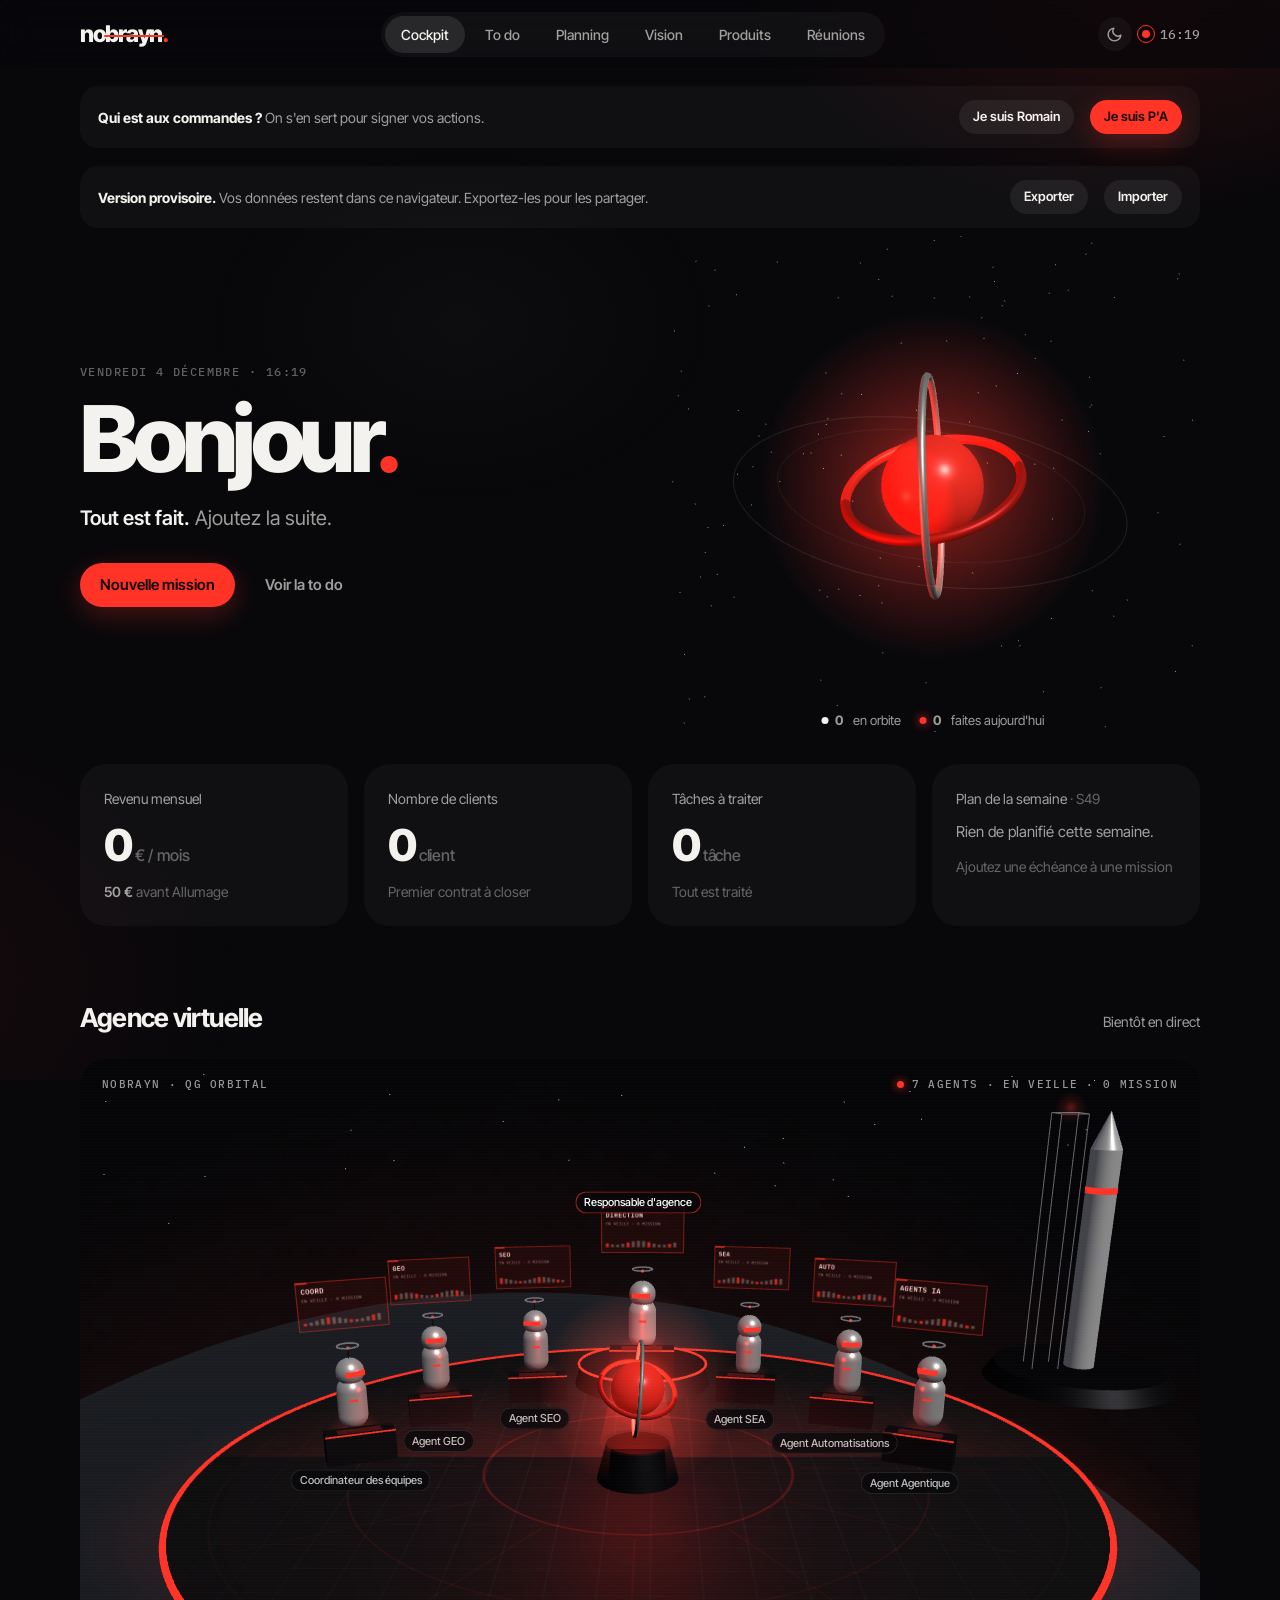
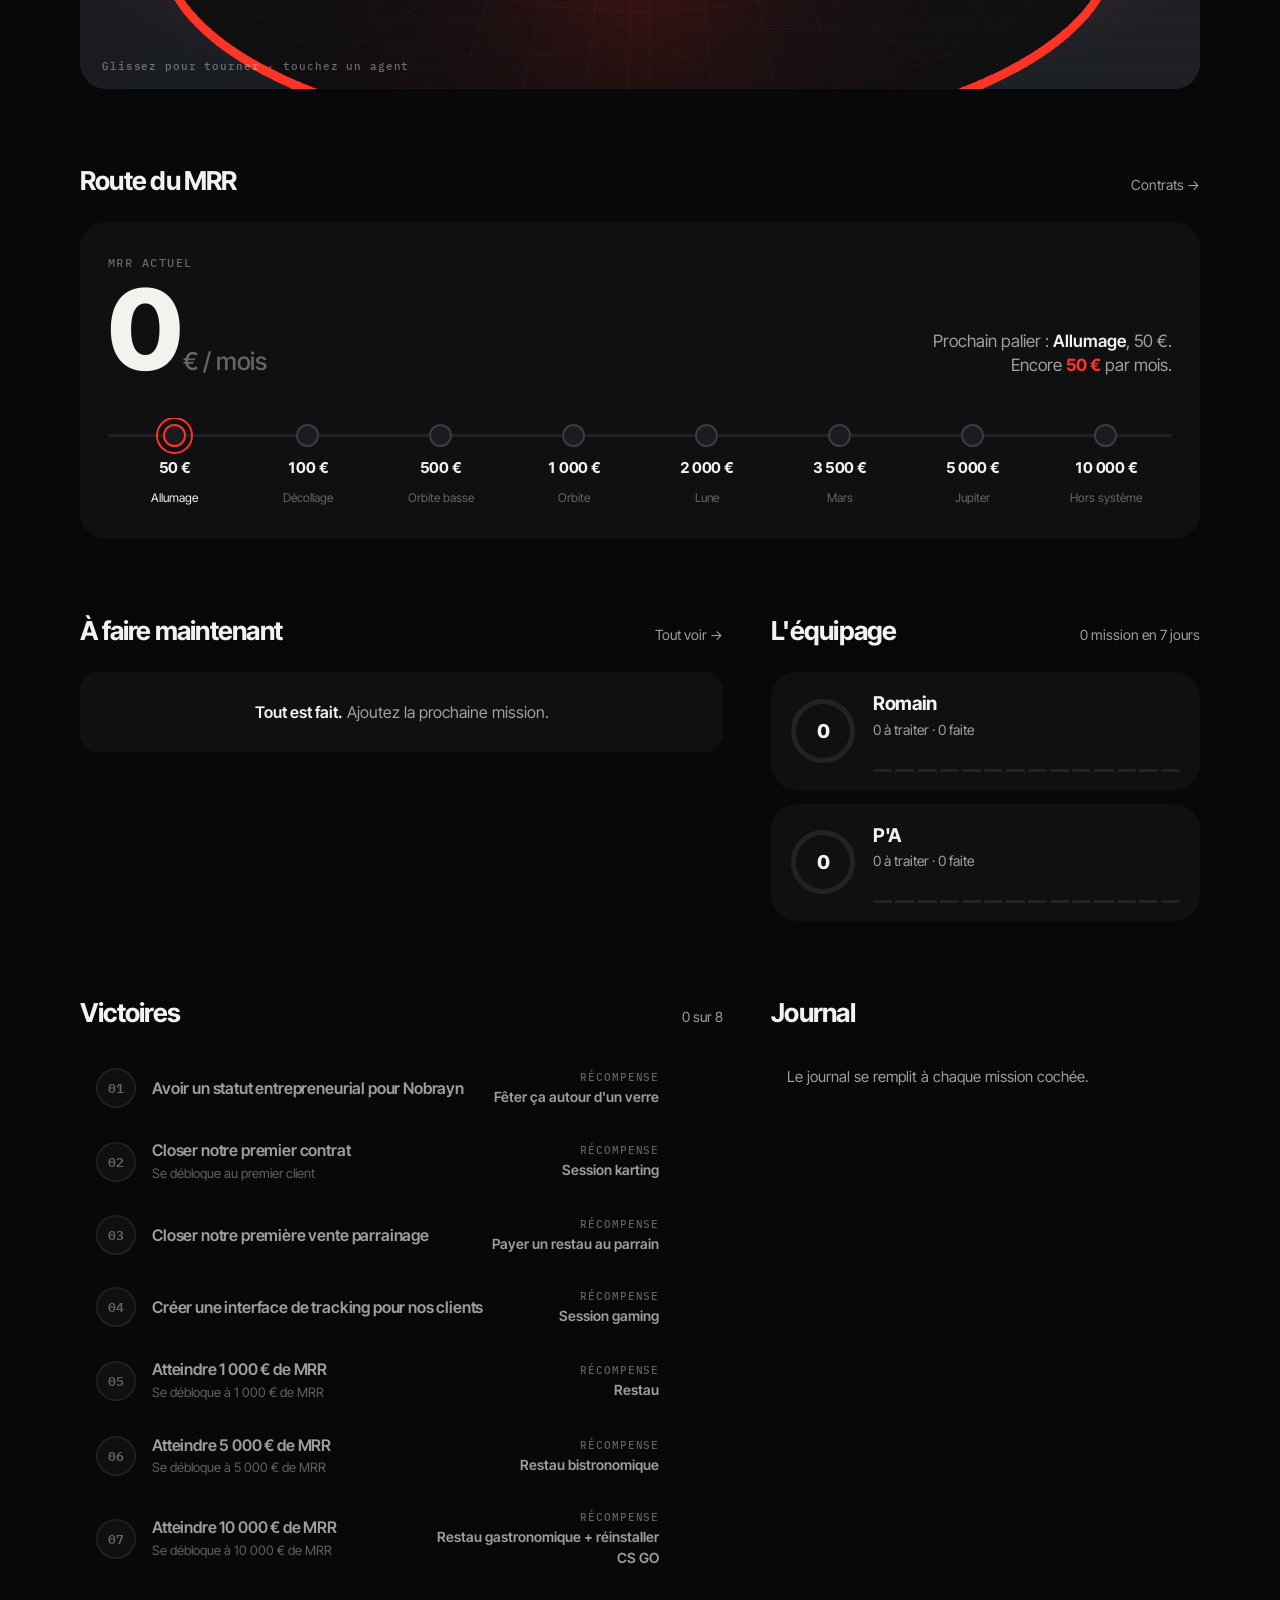
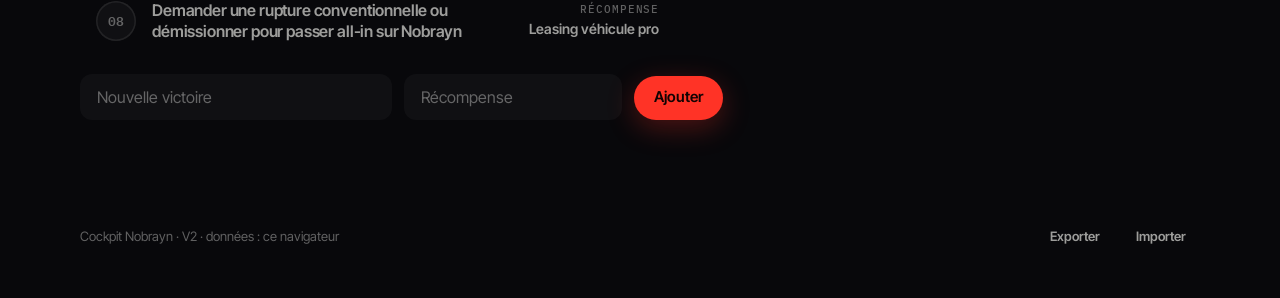
<file: pilotage-mfidfqfo/app.html>
<!doctype html><html lang="fr"><head><meta charset="utf-8"><meta name="viewport" content="width=device-width,initial-scale=1,viewport-fit=cover"><meta name="robots" content="noindex, nofollow"><link rel="icon" href="../nobrain/favicon.svg"></head><body><title>Cockpit Nobrayn</title>
<meta name="claude:viewport-fit-sides" content="cover">
<link rel="preconnect" href="https://fonts.googleapis.com">
<link rel="preconnect" href="https://fonts.gstatic.com" crossorigin>
<link href="https://fonts.googleapis.com/css2?family=Inter+Tight:ital,wght@0,300;0,400;0,500;0,600;0,700;0,800;1,500&family=IBM+Plex+Mono:wght@400;500&display=swap" rel="stylesheet">
<script>try { if (localStorage.getItem('nobrayn-cockpit-theme') === 'light') document.documentElement.dataset.theme = 'light'; } catch (e) {}</script>
<style>
/* Layout : une seule colonne aérée, des surfaces douces sans traits, un hero 3D vivant.
   Thème sombre assumé (esprit Tech-OS), un seul accent : le rouge Nobrayn. */
:root {
  --bg: #08080b;
  --surface: rgb(var(--ink-rgb) / .035);
  --surface-2: rgb(var(--ink-rgb) / .065);
  --surface-3: rgb(var(--ink-rgb) / .1);
  --ink-rgb: 255 255 255;
  --fg-rgb: 243 242 238;
  --fg: #f3f2ee;
  --fg-2: rgb(var(--fg-rgb) / .64);
  --fg-3: rgb(var(--fg-rgb) / .38);
  --top-bg: rgba(8, 8, 11, .72);
  --solid: #121217;
  --dot-bg: #1b1b21;
  --toast-bg: rgba(28, 28, 34, .92);
  --scrim: rgba(4, 4, 6, .6);
  --shadow: rgba(0, 0, 0, .5);
  --title-glint: #ffb3aa;
  --red: #ff3326;
  --red-2: #ff7a6e;
  --red-rgb: 255 51 38;
  --ink-on-red: #120303;

  --sans: "Inter Tight", "Helvetica Neue", Helvetica, Arial, sans-serif;
  --mono: "IBM Plex Mono", ui-monospace, Menlo, monospace;
  --r-sm: 12px; --r-md: 18px; --r-lg: 26px;
  --max: 1160px;
  --ease: cubic-bezier(.2, .8, .2, 1);
  color-scheme: dark;
}
/* Thème clair (au choix, mémorisé par navigateur) : papier Nobrayn, encre noire, même rouge */
:root[data-theme="light"] {
  --bg: #f3f2ee;
  --ink-rgb: 12 12 16;
  --fg-rgb: 14 14 18;
  --surface: rgba(12, 12, 16, .04);
  --surface-2: rgba(12, 12, 16, .07);
  --surface-3: rgba(12, 12, 16, .11);
  --fg: #0e0e12;
  --red: #e30613;
  --red-2: #c4050f;
  --red-rgb: 227 6 19;
  --ink-on-red: #ffffff;
  --top-bg: rgba(243, 242, 238, .78);
  --solid: #fbfaf7;
  --dot-bg: #e4e2dc;
  --toast-bg: rgba(255, 255, 255, .94);
  --scrim: rgba(30, 30, 34, .28);
  --shadow: rgba(20, 20, 30, .14);
  --title-glint: var(--red);
  color-scheme: light;
}
:root[data-theme="light"] .btn.red:hover { background: #c4050f; }
:root[data-theme="light"] .lvlup { background: radial-gradient(circle, rgb(var(--red-rgb) / .18), rgba(243, 242, 238, .9) 60%); }
:root[data-theme="light"] .gyro i:nth-child(1) { border-color: rgba(14, 14, 18, .45); }
.theme-btn { width: 34px; height: 34px; border-radius: 50%; display: grid; place-items: center; background: var(--surface); color: var(--fg-2); flex: none; transition: background .25s, color .25s, transform .4s var(--ease); }
.theme-btn:hover { background: var(--surface-2); color: var(--fg); transform: rotate(20deg); }
.theme-btn svg { width: 17px; height: 17px; }
.theme-btn .sun { display: none; }
:root[data-theme="light"] .theme-btn .sun { display: block; }
:root[data-theme="light"] .theme-btn .moon { display: none; }
*, *::before, *::after { box-sizing: border-box; }
[hidden] { display: none !important; }
html { -webkit-text-size-adjust: 100%; }
body {
  margin: 0; background: var(--bg); color: var(--fg);
  font: 400 16px/1.5 var(--sans); -webkit-font-smoothing: antialiased; overflow-x: hidden;
}
body::before { content: ""; position: fixed; inset: 0 0 auto; height: env(safe-area-inset-top, 0px); z-index: 60; background: var(--bg); }
/* Aurore : deux halos rouges très doux, figés */
.aurora { position: fixed; inset: -20vh -20vw; z-index: -1; pointer-events: none;
  background:
    radial-gradient(45vw 40vh at 78% 12%, rgb(var(--red-rgb) / .13), transparent 70%),
    radial-gradient(40vw 45vh at 8% 92%, rgb(var(--red-rgb) / .06), transparent 70%),
    radial-gradient(30vw 30vh at 40% 40%, rgb(var(--ink-rgb) / .025), transparent 70%);
}
h1, h2, h3, p, ul { margin: 0; padding: 0; }
ul { list-style: none; }
button { font: inherit; color: inherit; background: none; border: 0; padding: 0; cursor: pointer; }
input, select, textarea { font: inherit; color: inherit; }
a { color: inherit; text-decoration: none; }
::selection { background: var(--red); color: var(--ink-on-red); }
:focus-visible { outline: 2px solid var(--red); outline-offset: 3px; border-radius: 8px; }
.num { font-variant-numeric: tabular-nums; }
.wrap { width: 100%; max-width: var(--max); margin-inline: auto;
  padding-left: max(20px, env(safe-area-inset-left, 0px)); padding-right: max(20px, env(safe-area-inset-right, 0px)); }
.eyebrow { font: 500 12px/1.2 var(--mono); letter-spacing: .12em; text-transform: uppercase; color: var(--fg-3); }
.muted { color: var(--fg-2); }
.faint { color: var(--fg-3); }
em.r, .r { color: var(--red); font-style: normal; }

/* ---------- Plan de la semaine, agence, victoires ---------- */
.stat.week { gap: 12px; }
.wk { list-style: none; margin: 0; padding: 0; display: flex; flex-direction: column; gap: 7px; min-width: 0; }
.wk li { display: grid; grid-template-columns: 38px minmax(0, 1fr); gap: 8px; font-size: 14px; line-height: 1.3; }
.wk .d { font: 500 12px/1.5 var(--mono); color: var(--fg-3); }
.wk .t { color: var(--fg); font-weight: 500; overflow: hidden; text-overflow: ellipsis; white-space: nowrap; }
.wk li.today .d { color: var(--red); }
.wk li.done .t { color: var(--fg-3); text-decoration: line-through; text-decoration-color: rgb(var(--red-rgb) / .7); }
.wk-none { font-size: 15px; color: var(--fg-2); }
.agency { position: relative; overflow: hidden; min-height: 300px; aspect-ratio: 21 / 8; border-radius: var(--r-lg); background: radial-gradient(60% 70% at 50% 100%, rgba(255, 51, 38, .14), transparent 70%), #050507; color: #f3f2ee; box-shadow: inset 0 0 0 1px rgba(255, 255, 255, .07); isolation: isolate; }
.agency::after { content: ""; position: absolute; inset: 0; pointer-events: none; background: repeating-linear-gradient(0deg, rgba(255, 255, 255, .025) 0 1px, transparent 1px 3px); z-index: 2; }
.agency-floor { position: absolute; left: -50%; right: -50%; bottom: -10%; height: 75%; transform: perspective(420px) rotateX(62deg); transform-origin: 50% 100%; background-image: linear-gradient(rgba(255, 255, 255, .13) 1px, transparent 1px), linear-gradient(90deg, rgba(255, 255, 255, .13) 1px, transparent 1px); background-size: 56px 56px; -webkit-mask-image: linear-gradient(to top, #000 20%, transparent 95%); mask-image: linear-gradient(to top, #000 20%, transparent 95%); animation: floor 14s linear infinite; }
@keyframes floor { to { background-position: 0 56px; } }
.agency-center { position: absolute; inset: 0; display: flex; flex-direction: column; align-items: center; justify-content: center; gap: 12px; text-align: center; padding: 24px; z-index: 1; }
.agency-center p { margin: 0; max-width: 380px; font-size: 16px; color: rgba(243, 242, 238, .62); }
.agency-state { display: inline-flex; align-items: center; gap: 8px; font: 500 12px var(--mono); letter-spacing: .12em; text-transform: uppercase; color: rgba(243, 242, 238, .7); padding: 6px 12px; border-radius: 999px; background: rgba(255, 255, 255, .06); }
.agency-state i { width: 7px; height: 7px; border-radius: 50%; background: rgba(243, 242, 238, .35); }
.agency-roster { position: absolute; left: 0; right: 0; bottom: 16px; display: flex; flex-wrap: wrap; justify-content: center; gap: 8px; padding: 0 16px; z-index: 1; }
.agency-roster span { display: inline-flex; align-items: center; gap: 7px; font-size: 12px; padding: 6px 11px; border-radius: 999px; background: rgba(255, 255, 255, .05); color: rgba(243, 242, 238, .5); box-shadow: inset 0 0 0 1px rgba(255, 255, 255, .06); }
.agency-roster i { width: 6px; height: 6px; border-radius: 50%; border: 1px solid rgba(243, 242, 238, .4); }
.vics { display: flex; flex-direction: column; gap: 4px; }
.vic { display: grid; grid-template-columns: auto minmax(0, 1fr) minmax(0, auto) auto; align-items: center; gap: 16px; padding: 14px 16px; border-radius: var(--r-md); transition: background .25s; }
.vic:hover { background: var(--surface); }
.vic-n { width: 40px; height: 40px; border-radius: 50%; display: grid; place-items: center; font: 600 13px var(--mono); color: var(--fg-3); background: var(--surface); box-shadow: inset 0 0 0 1.5px rgb(var(--ink-rgb) / .08); transition: transform .3s var(--ease), background .3s; }
.vic-n:hover { transform: scale(1.06); color: var(--fg); }
.vic h3 { font-size: 16px; font-weight: 600; letter-spacing: -.01em; line-height: 1.3; }
.vic-meta { margin: 3px 0 0; font-size: 13px; color: var(--fg-3); }
.vic-reward { text-align: right; min-width: 0; max-width: 240px; }
.vic-reward .lbl { display: block; font: 500 11px var(--mono); letter-spacing: .08em; text-transform: uppercase; color: var(--fg-3); }
.vic-reward b { display: block; font-size: 14px; font-weight: 600; color: var(--fg-2); margin-top: 2px; }
.vic.won .vic-n { background: radial-gradient(circle at 35% 30%, #ff8f84, var(--red) 60%, #a3140b); color: var(--ink-on-red); box-shadow: 0 0 0 5px rgb(var(--red-rgb) / .1), 0 8px 24px rgb(var(--red-rgb) / .3); }
.vic.won .vic-reward .lbl { color: var(--red-2); }
.vic.won .vic-reward b { color: var(--fg); }
.vic:not(.won) h3 { color: var(--fg-2); }
.vic-add { grid-template-columns: minmax(0, 2fr) minmax(0, 1.4fr) auto; margin-top: 18px; }
.journal .gain.hot { color: var(--red); font-weight: 600; }
.agency.scene { aspect-ratio: 16 / 9; min-height: 0; padding: 0; display: block; background: #050507; }
.agency.scene::after { opacity: .6; }
#agency3d { position: absolute; inset: 0; width: 100%; height: 100%; display: block; cursor: grab; touch-action: pan-y; }
#agencyLoop { display: none; }
.agency.no3d #agencyLoop { display: block; position: absolute; inset: 0; width: 100%; height: 100%; }
.agency.no3d #agency3d, .agency.no3d .ag-hud, .agency.no3d .ag-labels, .agency.no3d .ag-hint, .agency.no3d .ag-card { display: none; }
.ag-hud { position: absolute; left: 22px; right: 22px; top: 18px; display: flex; justify-content: space-between; gap: 12px; font: 500 11px var(--mono); letter-spacing: .12em; text-transform: uppercase; color: rgba(243, 242, 238, .62); pointer-events: none; z-index: 3; }
.ag-live { display: inline-flex; align-items: center; gap: 8px; }
.ag-live i { width: 7px; height: 7px; border-radius: 50%; background: #ff3326; box-shadow: 0 0 10px #ff3326; animation: ring 2.2s var(--ease) infinite; }
.ag-labels { position: absolute; inset: 0; pointer-events: none; z-index: 3; }
.ag-label { position: absolute; left: 0; top: 0; pointer-events: auto; white-space: nowrap; font: 500 11px var(--sans); color: rgba(243, 242, 238, .78); padding: 4px 9px; border-radius: 999px; background: rgba(8, 8, 11, .72); box-shadow: inset 0 0 0 1px rgba(255, 255, 255, .1); transition: color .2s, box-shadow .2s, background .2s; }
.ag-label.boss { color: #fff; box-shadow: inset 0 0 0 1px rgba(255, 51, 38, .6); }
.ag-label.on, .ag-label:hover { color: #fff; background: rgba(255, 51, 38, .85); box-shadow: none; }
.ag-hint { position: absolute; left: 22px; bottom: 16px; font: 500 11px var(--mono); letter-spacing: .08em; color: rgba(243, 242, 238, .4); pointer-events: none; z-index: 3; }
.ag-card { position: absolute; right: 18px; top: 50px; bottom: 18px; width: min(320px, 46%); overflow: auto; padding: 20px 20px 18px; border-radius: 18px; background: rgba(10, 10, 14, .86); backdrop-filter: blur(14px); -webkit-backdrop-filter: blur(14px); box-shadow: inset 0 0 0 1px rgba(255, 255, 255, .1), 0 20px 50px rgba(0, 0, 0, .5); color: #f3f2ee; z-index: 4; animation: agIn .35s var(--ease); }
@keyframes agIn { from { opacity: 0; transform: translateX(14px); } }
.ag-card h3 { font-size: 20px; font-weight: 700; letter-spacing: -.02em; margin: 6px 0 8px; }
.ag-card p { margin: 0; font-size: 14px; line-height: 1.5; color: rgba(243, 242, 238, .72); }
.ag-card .ag-k { font: 500 11px var(--mono); letter-spacing: .1em; text-transform: uppercase; color: #ff7a6e; }
.ag-st { display: inline-flex; align-items: center; gap: 6px; color: rgba(243, 242, 238, .55); }
.ag-st i { width: 6px; height: 6px; border-radius: 50%; background: rgba(243, 242, 238, .45); }
.ag-card dl { margin: 16px 0 0; display: grid; grid-template-columns: auto 1fr; gap: 8px 14px; font-size: 13px; }
.ag-card dt { font: 500 11px var(--mono); letter-spacing: .08em; text-transform: uppercase; color: rgba(243, 242, 238, .45); padding-top: 2px; }
.ag-card dd { margin: 0; color: rgba(243, 242, 238, .9); }
.ag-x { position: absolute; top: 12px; right: 12px; width: 30px; height: 30px; border-radius: 50%; display: grid; place-items: center; color: rgba(243, 242, 238, .7); background: rgba(255, 255, 255, .06); }
.ag-x:hover { background: rgba(255, 255, 255, .14); color: #fff; }
@media (max-width: 760px) {
  .agency.scene { aspect-ratio: 4 / 5; display: block; padding: 0; min-height: 0; }
  .ag-hud { flex-direction: column; gap: 6px; left: 16px; top: 14px; }
  .ag-hint { left: 16px; bottom: 12px; }
  .ag-label { font-size: 10px; padding: 3px 7px; display: none; }
  .ag-label.on, .ag-label.boss { display: block; }
  .ag-card { left: 12px; right: 12px; top: auto; bottom: 12px; width: auto; max-height: 62%; }
}
@media (max-width: 760px) {
  .agency { aspect-ratio: auto; min-height: 340px; display: flex; flex-direction: column; padding: 28px 0 18px; }
  .agency-center { position: relative; inset: auto; flex: 1; }
  .agency-roster { position: relative; bottom: auto; }
  .vic { grid-template-columns: auto minmax(0, 1fr) auto; }
  .vic-reward { grid-column: 2 / 3; text-align: left; max-width: none; }
  .vic .del { grid-row: 1; grid-column: 3; }
  .vic-add { grid-template-columns: minmax(0, 1fr); }
}

/* ---------- Barre du haut ---------- */
.top { position: sticky; top: env(safe-area-inset-top, 0px); z-index: 50; background: var(--top-bg); backdrop-filter: blur(18px) saturate(1.3); -webkit-backdrop-filter: blur(18px) saturate(1.3); }
.top-row { display: flex; align-items: center; gap: 20px; height: 68px; }
.logo { font-weight: 800; font-size: 23px; letter-spacing: -.055em; line-height: 1; white-space: nowrap; }
.logo s { text-decoration: none; position: relative; }
.logo s::after { content: ""; position: absolute; left: -3%; right: -3%; top: 54%; height: .11em; background: var(--red); border-radius: 2px; }
.logo i { font-style: normal; color: var(--red); }
.pills { display: flex; gap: 4px; padding: 4px; background: var(--surface); border-radius: 999px; margin-inline: auto; overflow-x: auto; scrollbar-width: none; min-width: 0; }
.pills::-webkit-scrollbar { display: none; }
.pill { padding: 8px 16px; border-radius: 999px; font-size: 14px; font-weight: 500; color: var(--fg-2); white-space: nowrap; transition: color .25s, background .25s; }
.pill:hover { color: var(--fg); }
.pill[aria-current="page"] { background: var(--surface-3); color: var(--fg); }
.me { display: flex; align-items: center; gap: 10px; white-space: nowrap; }
.live-dot { width: 8px; height: 8px; border-radius: 50%; background: var(--red); position: relative; flex: none; }
.live-dot::after { content: ""; position: absolute; inset: -5px; border-radius: 50%; border: 1.5px solid var(--red); animation: ring 2.2s var(--ease) infinite; }
@keyframes ring { from { transform: scale(.5); opacity: .9; } to { transform: scale(1.6); opacity: 0; } }
.clock { font: 500 13px var(--mono); color: var(--fg-2); }
.avatar { width: 34px; height: 34px; border-radius: 50%; display: grid; place-items: center; font: 600 12px var(--sans); background: var(--fg); color: var(--bg); flex: none; }
.avatar.pa { background: var(--red); color: var(--ink-on-red); }
.avatar.sm { width: 26px; height: 26px; font-size: 10px; }
.who { display: inline-flex; align-items: center; gap: 8px; padding: 3px 12px 3px 3px; border-radius: 999px; background: var(--surface); font-size: 14px; font-weight: 500; }
.who:hover { background: var(--surface-2); }

/* Bandeaux discrets */
.notice { margin-top: 18px; display: flex; flex-wrap: wrap; align-items: center; gap: 12px 16px; padding: 14px 18px; border-radius: var(--r-md); background: var(--surface); font-size: 14px; }
.notice p { margin-right: auto; }

/* ---------- Boutons, champs ---------- */
.btn { display: inline-flex; align-items: center; justify-content: center; gap: 8px; height: 44px; padding: 0 20px; border-radius: 999px; font-size: 15px; font-weight: 600; background: var(--surface-2); transition: background .25s, transform .15s, box-shadow .25s; }
.btn:hover { background: var(--surface-3); }
.btn:active { transform: scale(.97); }
.btn.red { background: var(--red); color: var(--ink-on-red); box-shadow: 0 8px 28px rgb(var(--red-rgb) / .28); }
.btn.red:hover { background: #ff4a3e; box-shadow: 0 10px 34px rgb(var(--red-rgb) / .4); }
.btn.ghost { background: transparent; color: var(--fg-2); }
.btn.ghost:hover { color: var(--fg); background: var(--surface); }
.btn.sm { height: 34px; padding: 0 14px; font-size: 13px; }
.btn[disabled] { opacity: .4; pointer-events: none; }
.in { height: 46px; padding: 0 16px; border-radius: var(--r-sm); background: var(--surface); border: 1px solid transparent; min-width: 0; width: 100%; transition: border-color .2s, background .2s; }
.in:focus { outline: none; border-color: rgb(var(--red-rgb) / .6); background: var(--surface-2); }
.in::placeholder { color: var(--fg-3); }
select.in { appearance: none; padding-right: 34px; background-image: linear-gradient(45deg, transparent 50%, var(--fg-3) 50%), linear-gradient(135deg, var(--fg-3) 50%, transparent 50%); background-position: calc(100% - 19px) 20px, calc(100% - 14px) 20px; background-size: 5px 5px; background-repeat: no-repeat; }
select.in option { background: var(--solid); }
textarea.in { height: auto; padding: 14px 16px; resize: vertical; line-height: 1.45; }
input[type="date"].in { color-scheme: dark; }
.field { display: flex; flex-direction: column; gap: 8px; min-width: 0; }
.field > span { font-size: 13px; color: var(--fg-3); }
.chips { display: flex; flex-wrap: wrap; gap: 6px; }
.chip { padding: 7px 14px; border-radius: 999px; font-size: 13px; font-weight: 500; color: var(--fg-2); background: var(--surface); transition: background .2s, color .2s; }
.chip:hover { color: var(--fg); }
.chip[aria-pressed="true"] { background: var(--fg); color: var(--bg); }
.chip.red[aria-pressed="true"] { background: var(--red); color: var(--ink-on-red); }

/* ---------- Vues ---------- */
main { padding-block: 8px 72px; min-height: 70vh; }
.view > * { animation: rise .6s var(--ease) both; }
.view > *:nth-child(2) { animation-delay: .05s; } .view > *:nth-child(3) { animation-delay: .1s; } .view > *:nth-child(4) { animation-delay: .15s; } .view > *:nth-child(5) { animation-delay: .2s; } .view > *:nth-child(6) { animation-delay: .25s; }
@keyframes rise { from { opacity: .001; transform: translateY(14px); } }
.sec { margin-top: 72px; }
.sec-head { display: flex; align-items: baseline; justify-content: space-between; gap: 16px; margin-bottom: 22px; }
.sec-head h2 { font-size: 26px; font-weight: 700; letter-spacing: -.03em; }
.sec-head a, .sec-head .link { font-size: 14px; color: var(--fg-2); }
.sec-head a:hover { color: var(--fg); }
.page-title { padding-top: 48px; }
.page-title h1 { font-size: clamp(44px, 7vw, 84px); font-weight: 800; letter-spacing: -.055em; line-height: .95; }
.page-title h1 i { font-style: normal; color: var(--red); }
.page-title p { margin-top: 14px; font-size: 18px; color: var(--fg-2); max-width: 56ch; }
.empty { padding: 28px; border-radius: var(--r-md); background: var(--surface); color: var(--fg-2); text-align: center; }
.empty b { color: var(--fg); font-weight: 600; }

/* ---------- Hero ---------- */
.hero { display: grid; grid-template-columns: minmax(0, 1.05fr) minmax(0, 1fr); align-items: center; gap: 24px; min-height: 460px; }
.hero h1 { font-size: clamp(46px, 7.2vw, 92px); font-weight: 800; letter-spacing: -.06em; line-height: .92; margin-top: 18px; text-wrap: balance; }
.hero h1 em { font-style: normal; color: var(--red); }
.hero .lead { margin-top: 22px; font-size: clamp(17px, 1.6vw, 20px); color: var(--fg-2); max-width: 34ch; line-height: 1.45; }
.hero .lead b { color: var(--fg); font-weight: 600; }
.hero-actions { display: flex; flex-wrap: wrap; gap: 10px; margin-top: 30px; }
.orb { position: relative; height: clamp(320px, 42vw, 500px); }
.orb canvas { position: absolute; inset: 0; width: 100%; height: 100%; display: block; }
.orb-legend { position: absolute; left: 50%; bottom: 6px; transform: translateX(-50%); display: flex; gap: 18px; font-size: 13px; color: var(--fg-2); white-space: nowrap; }
.orb-legend span { display: inline-flex; align-items: center; gap: 7px; }
.orb-legend i { width: 7px; height: 7px; border-radius: 50%; background: var(--fg); }
.orb-legend i.red { background: var(--red); box-shadow: 0 0 10px var(--red); }
/* Repli CSS si WebGL indisponible */
.gyro { position: absolute; left: 50%; top: 46%; width: 180px; height: 180px; margin: -90px 0 0 -90px; perspective: 600px; }
.gyro i { position: absolute; inset: 0; border-radius: 50%; border: 5px solid rgb(var(--fg-rgb) / .5); }
.gyro i:nth-child(1) { animation: gy 6s linear infinite; }
.gyro i:nth-child(2) { inset: 14px; border-color: var(--red); animation: gx 8s linear infinite; }
.gyro b { position: absolute; inset: 34%; border-radius: 50%; background: radial-gradient(circle at 35% 30%, #ff9a8e, var(--red) 55%, #6e0a05); box-shadow: 0 0 60px rgb(var(--red-rgb) / .6); }
@keyframes gy { to { transform: rotateY(360deg) rotateZ(20deg); } }
@keyframes gx { from { transform: rotateX(70deg); } to { transform: rotateX(70deg) rotateZ(360deg) rotateY(360deg); } }
.orb.has-3d .gyro { display: none; }

/* ---------- Indicateurs ---------- */
.stats { display: grid; grid-template-columns: repeat(4, minmax(0, 1fr)); gap: 16px; margin-top: 28px; }
.stat { padding: 24px; border-radius: var(--r-lg); background: var(--surface); display: flex; flex-direction: column; gap: 14px; min-width: 0; transition: background .3s, transform .3s var(--ease); }
a.stat:hover { background: var(--surface-2); transform: translateY(-2px); }
.stat .k { font-size: 14px; color: var(--fg-2); }
.stat .v { font-size: 44px; font-weight: 800; letter-spacing: -.05em; line-height: 1; }
.stat .v small { font-size: 16px; font-weight: 500; letter-spacing: -.01em; color: var(--fg-3); margin-left: 4px; }
.stat .s { font-size: 14px; color: var(--fg-3); }
.stat .s b { color: var(--fg-2); font-weight: 600; }
.stat-ring { display: flex; align-items: center; gap: 16px; }
.ring { flex: none; display: block; }
.ring .track { stroke: rgb(var(--ink-rgb) / .08); }
.ring .bar { stroke: var(--red); stroke-linecap: round; transition: stroke-dashoffset 1.2s var(--ease); filter: drop-shadow(0 0 6px rgb(var(--red-rgb) / .55)); }
.ring .bar.white { stroke: var(--fg); filter: none; }
.ring text { fill: var(--fg); font-family: var(--sans); font-weight: 800; letter-spacing: -.04em; }
.ring text.sub { fill: var(--fg-3); font-weight: 500; letter-spacing: 0; }

/* ---------- Route du MRR ---------- */
.route { position: relative; padding: 34px 28px 28px; border-radius: var(--r-lg); background: var(--surface); overflow: hidden; }
.route-top { display: flex; flex-wrap: wrap; align-items: flex-end; justify-content: space-between; gap: 18px; }
.route .big { font-size: clamp(56px, 9vw, 112px); font-weight: 800; letter-spacing: -.065em; line-height: .85; }
.route .big small { font-size: .22em; font-weight: 500; color: var(--fg-3); letter-spacing: -.01em; margin-left: 8px; }
.route .next { text-align: right; max-width: 340px; font-size: 17px; color: var(--fg-2); line-height: 1.4; }
.route .next b { color: var(--fg); font-weight: 600; }
.route .next em { font-style: normal; color: var(--red); font-weight: 700; }
.path-wrap { overflow-x: auto; margin: 40px -28px 0; padding: 0 28px 4px; scrollbar-width: none; }
.path-wrap::-webkit-scrollbar { display: none; }
.path { position: relative; min-width: 720px; display: grid; grid-auto-flow: column; grid-auto-columns: 1fr; padding-top: 6px; }
.path::before { content: ""; position: absolute; left: 0; right: 0; top: 16px; height: 3px; border-radius: 3px; background: rgb(var(--ink-rgb) / .07); }
.path .fill { position: absolute; left: 0; top: 16px; height: 3px; border-radius: 3px; background: linear-gradient(90deg, rgb(var(--red-rgb) / .3), var(--red)); box-shadow: 0 0 14px rgb(var(--red-rgb) / .6); transition: width 1.4s var(--ease); }
.node { position: relative; display: flex; flex-direction: column; align-items: center; gap: 10px; text-align: center; }
.node .dot { width: 23px; height: 23px; border-radius: 50%; background: var(--dot-bg); box-shadow: inset 0 0 0 2px rgb(var(--ink-rgb) / .14); display: grid; place-items: center; position: relative; z-index: 1; transition: background .4s, box-shadow .4s; }
.node.won .dot { background: var(--red); box-shadow: 0 0 0 5px rgb(var(--red-rgb) / .16), 0 0 18px rgb(var(--red-rgb) / .7); }
.node.won .dot::after { content: ""; width: 7px; height: 4px; border: 2px solid var(--ink-on-red); border-top: 0; border-right: 0; transform: rotate(-45deg) translate(1px, -1px); }
.node.cur .dot { box-shadow: inset 0 0 0 2px var(--red); }
.node.cur .dot::before { content: ""; position: absolute; inset: -7px; border-radius: 50%; border: 2px solid var(--red); animation: ring 2s var(--ease) infinite; }
.node .amt { font-size: 15px; font-weight: 700; letter-spacing: -.02em; }
.node .nm { font-size: 12px; color: var(--fg-3); }
.node.won .nm { color: var(--red-2); }
.node.cur .nm { color: var(--fg); }

/* ---------- Listes de missions ---------- */
.list { display: flex; flex-direction: column; gap: 4px; }
.task { display: grid; grid-template-columns: auto minmax(0, 1fr) auto; align-items: center; gap: 16px; padding: 14px 16px; border-radius: var(--r-md); transition: background .25s; }
.task:hover { background: var(--surface); }
.tick { width: 26px; height: 26px; border-radius: 50%; box-shadow: inset 0 0 0 2px rgb(var(--ink-rgb) / .22); display: grid; place-items: center; flex: none; transition: box-shadow .2s, background .25s, transform .2s var(--ease); }
.tick:hover { box-shadow: inset 0 0 0 2px var(--red); transform: scale(1.08); }
.tick.doing { box-shadow: inset 0 0 0 2px var(--red); }
.tick.doing::after { content: ""; width: 10px; height: 10px; border-radius: 50%; background: var(--red); animation: breathe 1.8s ease-in-out infinite; }
@keyframes breathe { 50% { transform: scale(.55); opacity: .5; } }
.tick.done { background: var(--red); box-shadow: 0 0 16px rgb(var(--red-rgb) / .5); }
.tick.done::after { content: ""; width: 10px; height: 5px; border: 2px solid var(--ink-on-red); border-top: 0; border-right: 0; transform: rotate(-45deg) translate(1px, -1px); }
.tick.pop { animation: pop .5s var(--ease); }
@keyframes pop { 40% { transform: scale(1.35); } }
.t-title { font-size: 16px; font-weight: 500; line-height: 1.35; overflow-wrap: anywhere; }
.task.is-done .t-title { color: var(--fg-3); text-decoration: line-through; text-decoration-color: rgb(var(--red-rgb) / .7); }
.t-meta { display: flex; flex-wrap: wrap; gap: 4px 14px; margin-top: 3px; font-size: 13px; color: var(--fg-3); }
.t-meta .late { color: var(--red-2); }
.t-meta .who-tag { color: var(--fg-2); }
.t-side { display: flex; align-items: center; gap: 6px; }
.xp { font: 500 12px var(--mono); color: var(--fg-3); padding: 4px 9px; border-radius: 999px; background: var(--surface); white-space: nowrap; }
.task:hover .xp { color: var(--fg-2); }
.del { width: 32px; height: 32px; border-radius: 50%; display: grid; place-items: center; color: var(--fg-3); opacity: 0; transition: opacity .2s, background .2s, color .2s; font-size: 14px; }
.task:hover .del, .del:focus-visible, .card:hover .del, tr:hover .del { opacity: 1; }
.del:hover { background: var(--surface-2); color: var(--fg); }
.del[data-armed] { opacity: 1; width: auto; padding: 0 12px; border-radius: 999px; background: var(--red); color: var(--ink-on-red); font-size: 12px; font-weight: 600; }
@media (hover: none) { .del { opacity: .7; } }
.edit-in { width: 100%; height: 34px; padding: 0 10px; border-radius: 8px; background: var(--surface-2); border: 1px solid rgb(var(--red-rgb) / .6); font-size: 16px; }
.group-title { display: flex; align-items: baseline; gap: 10px; margin: 34px 16px 10px; font-size: 14px; color: var(--fg-3); }
.group-title b { color: var(--fg); font-size: 18px; font-weight: 700; letter-spacing: -.02em; }
.more { margin: 6px 16px; font-size: 14px; color: var(--fg-2); }
.more:hover { color: var(--fg); }

/* ---------- Duo ---------- */
.two { display: grid; grid-template-columns: minmax(0, 1.5fr) minmax(0, 1fr); gap: 48px; }
.duo { display: flex; flex-direction: column; gap: 14px; }
.pilot { display: flex; align-items: center; gap: 18px; padding: 18px 20px; border-radius: var(--r-lg); background: var(--surface); }
.pilot .info { min-width: 0; flex: 1; }
.pilot .name { font-size: 19px; font-weight: 700; letter-spacing: -.02em; }
.pilot .name small { font-size: 12px; font-weight: 500; color: var(--red-2); margin-left: 6px; letter-spacing: 0; }
.pilot .rank { font-size: 14px; color: var(--fg-2); }
.pilot .bars { display: flex; align-items: flex-end; gap: 3px; height: 22px; margin-top: 10px; }
.pilot .bars i { flex: 1; border-radius: 2px; background: rgb(var(--ink-rgb) / .08); min-height: 3px; }
.pilot .bars i.on { background: rgb(var(--fg-rgb) / .7); }
.pilot .bars i.today { background: var(--red); }
.pilot .xpt { font-size: 13px; color: var(--fg-3); margin-top: 6px; }

/* ---------- Journal, succès ---------- */
.journal li { display: grid; grid-template-columns: minmax(0, 1fr) auto; gap: 12px; padding: 12px 16px; font-size: 15px; color: var(--fg-2); }
.journal li b { color: var(--fg); font-weight: 600; }
.journal time { display: block; font-size: 12px; color: var(--fg-3); margin-top: 2px; }
.journal .gain { font: 500 13px var(--mono); color: var(--red-2); white-space: nowrap; }
.medals { display: grid; grid-template-columns: repeat(auto-fill, minmax(108px, 1fr)); gap: 22px 12px; }
.medal { display: flex; flex-direction: column; align-items: center; text-align: center; gap: 10px; color: var(--fg-3); }
.medal .m { width: 64px; height: 64px; border-radius: 50%; display: grid; place-items: center; font: 600 15px var(--mono); background: var(--surface); box-shadow: inset 0 0 0 1.5px rgb(var(--ink-rgb) / .08); transition: transform .3s var(--ease); }
.medal b { display: block; font-size: 14px; font-weight: 600; line-height: 1.2; }
.medal small { display: block; font-size: 12px; line-height: 1.3; margin-top: 2px; }
.medal.won { color: var(--fg); }
.medal.won .m { background: radial-gradient(circle at 35% 30%, #ff8f84, var(--red) 60%, #a3140b); color: var(--ink-on-red); box-shadow: 0 0 0 6px rgb(var(--red-rgb) / .1), 0 10px 30px rgb(var(--red-rgb) / .35); }
.medal.won:hover .m { transform: rotate(-8deg) scale(1.06); }
.medal.won small { color: var(--fg-3); }

/* ---------- Ajout rapide ---------- */
.adder { display: grid; grid-template-columns: minmax(0, 1fr) auto; gap: 10px; padding: 10px; border-radius: var(--r-lg); background: var(--surface); }
.adder .in { background: transparent; height: 50px; font-size: 17px; }
.adder .in:focus { background: var(--surface); border-color: transparent; }
.adder-opts { grid-column: 1 / -1; display: flex; flex-wrap: wrap; gap: 14px 22px; align-items: center; padding: 4px 8px 6px; }
.adder-opts .lbl { font-size: 13px; color: var(--fg-3); margin-right: 6px; }
.adder-opts .in { width: auto; height: 36px; font-size: 14px; background: var(--surface); }

/* ---------- Planning ---------- */
.timeline { position: relative; margin-top: 12px; padding-left: 34px; }
.timeline::before { content: ""; position: absolute; left: 11px; top: 8px; bottom: 8px; width: 2px; border-radius: 2px; background: linear-gradient(rgb(var(--red-rgb) / .7), rgb(var(--ink-rgb) / .06) var(--tl-fill, 0%)); }
.tl-month { margin: 34px 0 8px -34px; padding-left: 34px; font-size: 14px; color: var(--fg-3); }
.tl-month:first-child { margin-top: 0; }
.tl-item { position: relative; display: grid; grid-template-columns: minmax(0, 1fr) auto; align-items: center; gap: 14px; padding: 14px 16px; border-radius: var(--r-md); transition: background .25s; }
.tl-item:hover { background: var(--surface); }
.tl-item .tick { position: absolute; left: -36px; top: 50%; margin-top: -13px; background: var(--bg); }
.tl-item .tick.done { background: var(--red); }
.tl-item h3 { font-size: 18px; font-weight: 600; letter-spacing: -.015em; }
.tl-item.is-done h3 { color: var(--fg-2); }
.tl-item .when { font-size: 14px; color: var(--fg-3); margin-top: 2px; }
.tl-item .when b { color: var(--red-2); font-weight: 500; }
.tl-now { position: relative; display: flex; align-items: center; gap: 12px; margin: 14px 0 14px -34px; font-size: 13px; font-weight: 600; color: var(--red); }
.tl-now::before { content: ""; width: 24px; height: 24px; border-radius: 50%; background: rgb(var(--red-rgb) / .15); box-shadow: inset 0 0 0 7px var(--bg), inset 0 0 0 12px var(--red); }
.tl-now::after { content: ""; flex: 1; height: 1px; background: linear-gradient(90deg, rgb(var(--red-rgb) / .5), transparent); }

/* ---------- Vision, objectifs ---------- */
.vision { position: relative; padding: 64px 0 24px; }
.vision blockquote { margin: 18px 0 0; font-size: clamp(30px, 4.6vw, 58px); font-weight: 700; letter-spacing: -.045em; line-height: 1.04; max-width: 20ch; text-wrap: balance;
  background: linear-gradient(100deg, var(--fg) 40%, var(--title-glint)); -webkit-background-clip: text; background-clip: text; color: transparent; }
.cards { display: grid; grid-template-columns: repeat(auto-fill, minmax(300px, 1fr)); gap: 16px; }
.card { position: relative; padding: 26px; border-radius: var(--r-lg); background: var(--surface); display: flex; flex-direction: column; gap: 16px; min-width: 0; transition: background .3s; }
.card:hover { background: var(--surface-2); }
.card .del { position: absolute; top: 14px; right: 14px; }
.card h3 { font-size: 20px; font-weight: 700; letter-spacing: -.025em; line-height: 1.2; padding-right: 26px; overflow-wrap: anywhere; }
.card p { font-size: 14px; color: var(--fg-2); }
.card .when { font-size: 13px; color: var(--fg-3); }
.obj-top { display: flex; align-items: center; gap: 18px; }
input[type="range"] { -webkit-appearance: none; appearance: none; width: 100%; height: 22px; background: transparent; }
input[type="range"]::-webkit-slider-runnable-track { height: 4px; border-radius: 4px; background: linear-gradient(90deg, var(--red) var(--p, 0%), rgb(var(--ink-rgb) / .1) var(--p, 0%)); }
input[type="range"]::-webkit-slider-thumb { -webkit-appearance: none; width: 18px; height: 18px; border-radius: 50%; margin-top: -7px; background: var(--fg); box-shadow: 0 2px 10px rgba(0, 0, 0, .5); }
input[type="range"]::-moz-range-track { height: 4px; border-radius: 4px; background: rgb(var(--ink-rgb) / .1); }
input[type="range"]::-moz-range-progress { height: 4px; border-radius: 4px; background: var(--red); }
input[type="range"]::-moz-range-thumb { width: 18px; height: 18px; border: 0; border-radius: 50%; background: var(--fg); }

/* ---------- Produits ---------- */
.price { font-size: 34px; font-weight: 800; letter-spacing: -.045em; line-height: 1; }
.price small { font-size: 14px; font-weight: 500; color: var(--fg-3); letter-spacing: 0; }
.kind { font-size: 13px; color: var(--fg-3); }
.kind.rec { color: var(--red-2); }
.stepper { display: flex; align-items: center; gap: 0; }
.stepper button { display: flex; align-items: center; gap: 8px; font-size: 13px; color: var(--fg-3); padding: 6px 0; }
.stepper button i { width: 12px; height: 12px; border-radius: 50%; background: rgb(var(--ink-rgb) / .12); transition: background .3s, box-shadow .3s; }
.stepper button.on { color: var(--fg); }
.stepper button.on i { background: var(--fg); }
.stepper button.on.sell i { background: var(--red); box-shadow: 0 0 12px rgb(var(--red-rgb) / .8); }
.stepper .sep { flex: 1; min-width: 14px; height: 2px; margin: 0 8px; border-radius: 2px; background: rgb(var(--ink-rgb) / .08); }
.stepper .sep.on { background: rgb(var(--fg-rgb) / .5); }
.card .foot { display: flex; justify-content: space-between; font-size: 13px; color: var(--fg-3); margin-top: auto; }
.contracts { display: flex; flex-direction: column; gap: 4px; }
.contract { display: grid; grid-template-columns: minmax(0, 1fr) auto auto auto; align-items: center; gap: 16px; padding: 14px 16px; border-radius: var(--r-md); transition: background .25s; }
.contract:hover { background: var(--surface); }
.contract b { font-weight: 600; }
.contract .sub { font-size: 13px; color: var(--fg-3); }
.contract .amt { font-weight: 700; letter-spacing: -.02em; white-space: nowrap; }
.contract.off { opacity: .45; }
.switch { width: 42px; height: 24px; border-radius: 999px; background: rgb(var(--ink-rgb) / .12); position: relative; transition: background .25s; flex: none; }
.switch::after { content: ""; position: absolute; top: 3px; left: 3px; width: 18px; height: 18px; border-radius: 50%; background: var(--fg); transition: transform .3s var(--ease); }
.switch[aria-pressed="true"] { background: var(--red); }
.switch[aria-pressed="true"]::after { transform: translateX(18px); }
.form-grid { display: grid; gap: 12px; align-items: end; }

/* ---------- Feuille d'ajout (modale) ---------- */
.sheet-bg { position: fixed; inset: 0; z-index: 70; background: var(--scrim); backdrop-filter: blur(6px); -webkit-backdrop-filter: blur(6px); display: grid; place-items: center; padding: 20px; animation: fadeIn .25s var(--ease); }
.sheet { width: min(560px, 100%); padding: 28px; border-radius: var(--r-lg); background: var(--solid); box-shadow: 0 30px 80px var(--shadow); display: flex; flex-direction: column; gap: 18px; animation: rise .4s var(--ease); }
.sheet h2 { font-size: 24px; font-weight: 700; letter-spacing: -.03em; }
@keyframes fadeIn { from { opacity: 0; } }

/* ---------- Toasts, passage de niveau ---------- */
.toasts { position: fixed; left: 50%; transform: translateX(-50%); bottom: calc(22px + env(safe-area-inset-bottom, 0px)); z-index: 80; display: flex; flex-direction: column; gap: 8px; align-items: center; pointer-events: none; width: max-content; max-width: 92vw; }
.toast { display: flex; gap: 12px; align-items: center; padding: 12px 20px 12px 12px; border-radius: 999px; background: var(--toast-bg); backdrop-filter: blur(14px); -webkit-backdrop-filter: blur(14px); box-shadow: 0 14px 40px var(--shadow); font-size: 14px; animation: toastIn .45s var(--ease); }
.toast b { padding: 5px 11px; border-radius: 999px; background: var(--red); color: var(--ink-on-red); font: 600 12px var(--mono); white-space: nowrap; }
.toast.out { animation: toastOut .4s var(--ease) forwards; }
@keyframes toastIn { from { transform: translateY(16px) scale(.96); opacity: 0; } }
@keyframes toastOut { to { transform: translateY(-8px); opacity: 0; } }
.lvlup { position: fixed; inset: 0; z-index: 90; display: grid; place-items: center; pointer-events: none; background: radial-gradient(circle, rgb(var(--red-rgb) / .22), rgba(8, 8, 11, .85) 60%); animation: lv 2.6s var(--ease) forwards; text-align: center; }
.lvlup .eyebrow { color: var(--red-2); }
.lvlup strong { display: block; font-size: clamp(90px, 18vw, 200px); font-weight: 800; letter-spacing: -.07em; line-height: .9; margin-top: 10px; }
.lvlup em { display: block; font-style: normal; font-size: 24px; font-weight: 600; margin-top: 6px; color: var(--fg-2); }
@keyframes lv { 0% { opacity: 0; } 12% { opacity: 1; } 78% { opacity: 1; } 100% { opacity: 0; } }
.lvlup div { animation: zoom 2.6s var(--ease); }
@keyframes zoom { from { transform: scale(.7); } 30% { transform: scale(1); } }

.foot { display: flex; flex-wrap: wrap; gap: 12px; justify-content: space-between; align-items: center; padding-block: 28px 44px; font-size: 13px; color: var(--fg-3); }

/* ---------- Réunions ---------- */
.mt-layout { display: grid; grid-template-columns: minmax(0, 300px) minmax(0, 1fr); gap: 28px; align-items: start; margin-top: 44px; }
.mt-side { position: sticky; top: 92px; }
.mt-list { display: flex; flex-direction: column; gap: 8px; }
.mt-item { display: block; text-align: left; width: 100%; padding: 16px 18px; border-radius: var(--r-md); background: var(--surface); transition: background .25s; }
.mt-item:hover { background: var(--surface-2); }
.mt-item[aria-current="true"] { background: var(--surface-3); box-shadow: inset 3px 0 0 var(--red); }
.mt-item .d { font-family: var(--mono); font-size: 12px; color: var(--fg-3); letter-spacing: .02em; }
.mt-item b { display: block; margin-top: 4px; font-size: 15px; font-weight: 600; line-height: 1.3; overflow-wrap: anywhere; }
.mt-item span.s { display: block; margin-top: 4px; font-size: 13px; color: var(--fg-2); line-height: 1.4; }
.mt-view { padding: 34px 38px 40px; border-radius: var(--r-lg); background: var(--surface); min-width: 0; }
.mt-head { display: flex; flex-wrap: wrap; gap: 10px 16px; align-items: flex-start; justify-content: space-between; }
.mt-head h2 { font-size: clamp(26px, 3.4vw, 38px); font-weight: 800; letter-spacing: -.04em; line-height: 1.05; max-width: 22ch; overflow-wrap: anywhere; }
.mt-meta { margin-top: 10px; font-size: 14px; color: var(--fg-2); }
.mt-meta a { color: var(--fg); text-decoration: underline; text-underline-offset: 3px; }
.mt-actions { display: flex; gap: 8px; flex-wrap: wrap; }
.mt-actions .del { align-self: center; }
.mt-view:hover .del { opacity: 1; }
.mt-body { margin-top: 28px; font-size: 16px; line-height: 1.6; max-width: 76ch; overflow-wrap: anywhere; }
.mt-body > * + * { margin-top: 14px; }
.mt-body h3 { margin-top: 34px; font-size: 22px; font-weight: 700; letter-spacing: -.025em; line-height: 1.2; }
.mt-body h4 { margin-top: 24px; font-size: 17px; font-weight: 700; letter-spacing: -.015em; }
.mt-body h3:first-child, .mt-body h4:first-child { margin-top: 0; }
.mt-body ul, .mt-body ol { padding-left: 22px; }
.mt-body ul { list-style: disc; }
.mt-body ol { list-style: decimal; }
.mt-body li + li { margin-top: 6px; }
.mt-body li::marker { color: var(--red); }
.mt-body strong { font-weight: 650; color: var(--fg); }
.mt-body a { text-decoration: underline; text-underline-offset: 3px; }
.mt-body code { font-family: var(--mono); font-size: .9em; padding: 1px 6px; border-radius: 6px; background: var(--surface-2); }
.mt-table { overflow-x: auto; margin-inline: -4px; }
.mt-body table { width: 100%; border-collapse: collapse; font-size: 14px; line-height: 1.45; }
.mt-body th, .mt-body td { overflow-wrap: normal; word-break: normal; hyphens: manual; text-align: left; vertical-align: top; padding: 10px 12px; border-bottom: 1px solid rgb(var(--ink-rgb) / .09); }
.mt-body th { white-space: nowrap; font-size: 12px; font-weight: 600; text-transform: uppercase; letter-spacing: .06em; color: var(--fg-3); }
.mt-form { display: grid; gap: 12px; margin-top: 22px; }
.mt-form .row { display: grid; grid-template-columns: minmax(0, 2fr) minmax(0, 1fr); gap: 12px; }
.mt-form textarea.in { height: auto; min-height: 420px; padding: 14px 16px; font-family: var(--mono); font-size: 13.5px; line-height: 1.55; resize: vertical; }
.mt-form .hint { font-size: 13px; color: var(--fg-3); }
@media (max-width: 860px) {
  .mt-layout { grid-template-columns: minmax(0, 1fr); }
  .mt-side { position: static; }
  .mt-view { padding: 24px 20px 28px; }
  .mt-form .row { grid-template-columns: minmax(0, 1fr); }
}

/* ---------- Responsive ---------- */
@media (max-width: 980px) {
  .stats { grid-template-columns: repeat(2, minmax(0, 1fr)); }
  .two { grid-template-columns: minmax(0, 1fr); gap: 56px; }
  .clock { display: none; }
}
@media (max-width: 760px) {
  .top-row { flex-wrap: wrap; height: auto; padding-block: 12px 10px; gap: 10px 14px; }
  .pills { order: 3; width: 100%; margin: 0; }
  .me { margin-left: auto; }
  .hero { grid-template-columns: minmax(0, 1fr); min-height: 0; gap: 0; padding-top: 20px; }
  .orb { order: -1; height: 300px; margin-bottom: 18px; }
  .sec { margin-top: 56px; }
  .route { padding: 26px 20px 22px; }
  .path-wrap { margin-inline: -20px; padding-inline: 20px; }
  .route .next { text-align: left; }
  .form-grid { grid-template-columns: minmax(0, 1fr) !important; }
  .contract { grid-template-columns: minmax(0, 1fr) auto auto; }
  .contract .sub-col { display: none; }
}
@media (max-width: 460px) {
  .stats { grid-template-columns: minmax(0, 1fr); }
  .stat .v { font-size: 38px; }
  .who span.nm { display: none; }
  .who { padding-right: 3px; }
}
@media (prefers-reduced-motion: reduce) {
  *, *::before, *::after { animation: none !important; transition: none !important; }
}
</style>

<div class="aurora" aria-hidden="true"></div>
<header class="top">
  <div class="wrap top-row">
    <a class="logo" href="#cockpit" aria-label="Nobrayn, cockpit">no<s>brayn</s><i>.</i></a>
    <nav class="pills" aria-label="Sections">
      <a class="pill" href="#cockpit">Cockpit</a>
      <a class="pill" href="#todo">To do</a>
      <a class="pill" href="#planning">Planning</a>
      <a class="pill" href="#objectifs">Vision</a>
      <a class="pill" href="#produits">Produits</a>
      <a class="pill" href="#reunions">Réunions</a>
    </nav>
    <div class="me">
      <button class="theme-btn" id="themeBtn" type="button" title="Thème clair / sombre" aria-label="Basculer thème clair / sombre"><svg class="moon" viewBox="0 0 24 24" fill="none" stroke="currentColor" stroke-width="2" stroke-linecap="round" stroke-linejoin="round"><path d="M21 12.8A9 9 0 1 1 11.2 3a7 7 0 0 0 9.8 9.8z"/></svg><svg class="sun" viewBox="0 0 24 24" fill="none" stroke="currentColor" stroke-width="2" stroke-linecap="round"><circle cx="12" cy="12" r="4.2"/><path d="M12 2v2.2M12 19.8V22M2 12h2.2M19.8 12H22M4.9 4.9l1.6 1.6M17.5 17.5l1.6 1.6M4.9 19.1l1.6-1.6M17.5 6.5l1.6-1.6"/></svg></button>
      <span class="live-dot" title="En marche" aria-hidden="true"></span>
      <span class="clock num" id="clock">--:--</span>
      <button class="who" id="whoChip" type="button" title="Changer de pilote" hidden></button>
    </div>
  </div>
</header>

<div class="wrap">
  <div class="notice" id="whoBanner" hidden>
    <p><b>Qui est aux commandes ?</b> <span class="muted">On s'en sert pour signer vos actions.</span></p>
    <button class="btn sm" type="button" data-act="who" data-h="romain">Je suis Romain</button>
    <button class="btn sm red" type="button" data-act="who" data-h="pa">Je suis P'A</button>
  </div>
  <div class="notice" id="localBanner" hidden>
    <p><b>Version provisoire.</b> <span class="muted">Vos données restent dans ce navigateur. Exportez-les pour les partager.</span></p>
    <button class="btn sm" type="button" data-act="export">Exporter</button>
    <label class="btn sm" for="importFile" style="cursor:pointer">Importer</label>
  </div>
  <div class="notice" id="offBanner" hidden><p><b>Données indisponibles ici.</b> <span class="muted">Ouvrez le cockpit depuis claude.ai, connecté.</span></p></div>
</div>

<main class="wrap view" id="view" aria-live="polite"></main>

<footer class="wrap foot">
  <span>Cockpit Nobrayn · V2 · données : <span id="modeLabel">—</span></span>
  <span style="display:flex; gap:8px"><button class="btn sm ghost" type="button" data-act="export">Exporter</button><label class="btn sm ghost" for="importFile" style="cursor:pointer">Importer</label></span>
  <input type="file" id="importFile" accept="application/json,.json" hidden>
</footer>
<div class="toasts" id="toasts"></div>

<script>
(() => {
'use strict';

/* ================= Constantes ================= */
const NAMES = { romain: 'Romain', pa: "P'A", duo: 'Duo' };
const INITIALS = { romain: 'RP', pa: 'PA', duo: '2×' };
const SIZE_XP = { S: 10, M: 25, L: 50 };
const XP_MILESTONE = 40, XP_OBJECTIVE = 100, XP_DAILY = 20, DAILY_GOAL = 3;
const DEFAULT_TIERS = [50, 100, 500, 1000, 2000, 3500, 5000, 10000];
const TIER_NAMES = ['Allumage', 'Décollage', 'Orbite basse', 'Orbite', 'Lune', 'Mars', 'Jupiter', 'Hors système', 'Proxima', 'Andromède'];
/* Victoires : les grandes étapes à aller chercher, chacune débloque une récompense.
   rule 'mrr' ou 'clients' : la victoire se coche toute seule quand le seuil est atteint. */
const DEFAULT_VICTORIES = [
  ['v01', 'Avoir un statut entrepreneurial pour Nobrayn', 'Fêter ça autour d\'un verre'],
  ['v02', 'Closer notre premier contrat', 'Session karting', 'clients', 1],
  ['v03', 'Closer notre première vente parrainage', 'Payer un restau au parrain'],
  ['v04', 'Créer une interface de tracking pour nos clients', 'Session gaming'],
  ['v05', 'Atteindre 1 000 € de MRR', 'Restau', 'mrr', 1000],
  ['v06', 'Atteindre 5 000 € de MRR', 'Restau bistronomique', 'mrr', 5000],
  ['v07', 'Atteindre 10 000 € de MRR', 'Restau gastronomique + réinstaller CS GO', 'mrr', 10000],
  ['v08', 'Demander une rupture conventionnelle ou démissionner pour passer all-in sur Nobrayn', 'Leasing véhicule pro']
];
const AGENTS = ['Responsable d\'agence', 'Coordinateur des équipes', 'Agent GEO', 'Agent SEO', 'Agent SEA'];
const DAYS_SHORT = ['Dim.', 'Lun.', 'Mar.', 'Mer.', 'Jeu.', 'Ven.', 'Sam.'];
const RANKS = ['Recrue', 'Apprenti', 'Opérateur', 'Pilote', 'Navigateur', 'Commandant', 'Capitaine', 'Amiral', 'Légende', 'Hors système'];
const STAGES = [['idee', 'Idée'], ['test', 'En test'], ['vente', 'En vente']];
const MONTHS = ['janv.', 'févr.', 'mars', 'avr.', 'mai', 'juin', 'juil.', 'août', 'sept.', 'oct.', 'nov.', 'déc.'];
const MONTHS_FULL = ['Janvier', 'Février', 'Mars', 'Avril', 'Mai', 'Juin', 'Juillet', 'Août', 'Septembre', 'Octobre', 'Novembre', 'Décembre'];

const S = { tasks: [], milestones: [], objectives: [], products: [], revenue: [], victories: [], meetings: [], meetSel: null, meetEdit: null, meetKey: '', players: {}, config: {}, db: null, uid: null, handle: null, canWrite: true, online: false, view: null };
const ls = {
  get(k) { try { return localStorage.getItem(k); } catch (e) { return null; } },
  set(k, v) { try { localStorage.setItem(k, v); } catch (e) {} }
};
S.handle = ls.get('nobrayn-pilot');

/* ================= Utilitaires ================= */
const $ = (s, r = document) => r.querySelector(s);
const esc = (s) => String(s == null ? '' : s).replace(/[&<>"']/g, (c) => ({ '&': '&amp;', '<': '&lt;', '>': '&gt;', '"': '&quot;', "'": '&#39;' }[c]));
const pad = (n) => (n < 10 ? '0' : '') + n;
const dayKey = (ms) => { const d = new Date(ms); return d.getFullYear() + '-' + pad(d.getMonth() + 1) + '-' + pad(d.getDate()); };
const todayKey = () => dayKey(Date.now());
const parseDay = (s) => { if (!s) return null; const [y, m, d] = s.split('-').map(Number); return new Date(y, m - 1, d); };
const fmtDay = (s) => { const d = parseDay(s); return d ? d.getDate() + ' ' + MONTHS[d.getMonth()] + (d.getFullYear() !== new Date().getFullYear() ? ' ' + d.getFullYear() : '') : ''; };
const daysUntil = (s) => { const d = parseDay(s); if (!d) return null; return Math.round((d - parseDay(todayKey())) / 864e5); };
const eur = (n) => Math.round(n || 0).toLocaleString('fr-FR').replace(/ | /g, ' ') + ' €';
const num = (v) => { const n = parseFloat(String(v).replace(',', '.').replace(/\s/g, '')); return isFinite(n) ? n : 0; };
const clamp = (v, a, b) => Math.max(a, Math.min(b, v));
const byOrder = (a, b) => (a.order ?? 1e12) - (b.order ?? 1e12) || (a.createdAt || 0) - (b.createdAt || 0);
const plural = (n, w) => n + ' ' + w + (n > 1 ? 's' : '');
const when = (s) => { const n = daysUntil(s); if (n == null) return ''; if (n < 0) return 'en retard'; if (n === 0) return "aujourd'hui"; if (n === 1) return 'demain'; return 'dans ' + n + ' jours'; };
const relTime = (ms) => {
  const d = dayKey(ms);
  if (d === todayKey()) { const x = new Date(ms); return "aujourd'hui, " + pad(x.getHours()) + ':' + pad(x.getMinutes()); }
  if (-daysUntil(d) === 1) return 'hier';
  return fmtDay(d);
};
function ring(pct, size, stroke, label, sub, white) {
  const r = (size - stroke) / 2, c = 2 * Math.PI * r, off = c * (1 - clamp(pct, 0, 1));
  return `<svg class="ring" width="${size}" height="${size}" viewBox="0 0 ${size} ${size}" aria-hidden="true">
    <circle class="track" cx="${size / 2}" cy="${size / 2}" r="${r}" fill="none" stroke-width="${stroke}"/>
    <circle class="bar ${white ? 'white' : ''}" cx="${size / 2}" cy="${size / 2}" r="${r}" fill="none" stroke-width="${stroke}" stroke-dasharray="${c.toFixed(1)}" stroke-dashoffset="${off.toFixed(1)}" transform="rotate(-90 ${size / 2} ${size / 2})"/>
    ${label != null ? `<text x="50%" y="${sub ? '47%' : '50%'}" text-anchor="middle" dominant-baseline="central" font-size="${size * .3}">${esc(label)}</text>` : ''}
    ${sub ? `<text class="sub" x="50%" y="70%" text-anchor="middle" dominant-baseline="central" font-size="${size * .12}">${esc(sub)}</text>` : ''}
  </svg>`;
}

/* ================= Calculs ================= */
function levelOf(xp) {
  let L = 1;
  while (50 * L * (L + 1) <= xp) L++;
  const base = 50 * L * (L - 1), span = 100 * L;
  return { L, cur: xp - base, span, rank: RANKS[Math.min(L - 1, RANKS.length - 1)] };
}
function tiers() {
  const t = Array.isArray(S.config.tiers) && S.config.tiers.length ? S.config.tiers : DEFAULT_TIERS;
  return t.map(Number).filter((n) => n > 0).sort((a, b) => a - b);
}
function compute() {
  const done = S.tasks.filter((t) => t.status === 'done' && t.doneAt);
  const perDay = {};
  done.forEach((t) => {
    const h = t.doneBy || t.owner || 'duo';
    const k = dayKey(t.doneAt);
    const d = perDay[k] || (perDay[k] = { n: 0, romain: 0, pa: 0 });
    d.n++; if (h === 'romain' || h === 'pa') d[h]++;
  });
  const mrr = S.revenue.filter((r) => r.active !== false && r.kind !== 'ponctuel').reduce((s, r) => s + num(r.amount), 0);
  const cash = S.revenue.filter((r) => r.kind === 'ponctuel').reduce((s, r) => s + num(r.amount), 0);
  const T = tiers();
  const won = T.filter((a) => mrr >= a);
  let streak = 0;
  const cursor = new Date(); cursor.setHours(12, 0, 0, 0);
  if (!perDay[dayKey(cursor)]) cursor.setDate(cursor.getDate() - 1);
  while (perDay[dayKey(cursor)]) { streak++; cursor.setDate(cursor.getDate() - 1); }
  const today = perDay[todayKey()] || { n: 0, romain: 0, pa: 0 };
  const open = S.tasks.filter((t) => t.status !== 'done');
  const late = open.filter((t) => t.due && daysUntil(t.due) < 0);
  const ckey = (r) => String(r.client || '').trim().toLowerCase();
  const liveRev = S.revenue.filter((r) => r.active !== false && ckey(r));
  const clients = new Set(liveRev.map(ckey)).size;
  const recClients = new Set(liveRev.filter((r) => r.kind !== 'ponctuel').map(ckey)).size;
  // Semaine en cours (lundi → dimanche)
  const mon = new Date(); mon.setHours(12, 0, 0, 0); mon.setDate(mon.getDate() - ((mon.getDay() + 6) % 7));
  const sun = new Date(mon); sun.setDate(mon.getDate() + 6);
  const wFrom = dayKey(mon.getTime()), wTo = dayKey(sun.getTime());
  const inWeek = (s) => s && s >= wFrom && s <= wTo;
  const th = new Date(mon); th.setDate(mon.getDate() + 3);
  const y1 = new Date(th.getFullYear(), 0, 4);
  const weekNo = 1 + Math.round(((th - y1) / 864e5 - 3 + ((y1.getDay() + 6) % 7)) / 7);
  const weekItems = S.tasks.filter((t) => inWeek(t.due)).map((t) => ({ date: t.due, title: t.title, done: t.status === 'done', kind: 'task' }))
    .concat(S.milestones.filter((m) => inWeek(m.date)).map((m) => ({ date: m.date, title: m.title, done: !!m.done, kind: 'jalon' })))
    .sort((a, b) => a.date.localeCompare(b.date) || (a.done - b.done));
  const week = { n: weekNo, from: wFrom, to: wTo, items: weekItems };
  const victories = S.victories.slice().sort(byOrder).map((v) => {
    const auto = (v.rule === 'mrr' && mrr >= num(v.target)) || (v.rule === 'clients' && clients >= num(v.target));
    return Object.assign({}, v, { won: !!v.done || auto, autoMet: auto });
  });
  return { perDay, done, open, late, today, streak, mrr, cash, T, won, clients, recClients, week, victories };
}

/* ================= Stockage : base partagée (claude.ai) ou navigateur (ailleurs) ================= */
const STORE_KEY = 'nobrayn-cockpit-data';
const SEED = { 'config/main': { tiers: DEFAULT_TIERS } };
function LocalDB() {
  let store = null;
  try { store = JSON.parse(localStorage.getItem(STORE_KEY) || 'null'); } catch (e) {}
  if (!store) store = JSON.parse(JSON.stringify(SEED));
  const subs = [];
  const persist = () => { try { localStorage.setItem(STORE_KEY, JSON.stringify(store)); } catch (e) {} };
  persist();
  const notify = () => setTimeout(() => subs.forEach((f) => f()));
  // La V1 ouverte dans un autre onglet écrit la même clé : on suit ses changements
  window.addEventListener('storage', (e) => { if (e.key === STORE_KEY && e.newValue) { try { store = JSON.parse(e.newValue); notify(); } catch (x) {} } });
  const snapCol = (c) => {
    const docs = Object.keys(store).filter((k) => k.split('/').length === 2 && k.split('/')[0] === c).map((k) => ({ id: k.split('/')[1], exists: true, data: () => store[k], metadata: {} }));
    return { docs, size: docs.length, empty: !docs.length, docChanges: () => [], metadata: {} };
  };
  const doc = (path) => ({
    id: path.split('/').pop(), path,
    async set(d) { store[path] = JSON.parse(JSON.stringify(d)); persist(); notify(); },
    async update(d) { if (!store[path]) throw { code: 'invalid_argument' }; store[path] = Object.assign({}, store[path], JSON.parse(JSON.stringify(d))); persist(); notify(); },
    async delete() { delete store[path]; persist(); notify(); },
    onSnapshot(next) { const f = () => next({ id: path.split('/').pop(), exists: !!store[path], data: () => store[path], metadata: {} }); subs.push(f); setTimeout(f); return () => {}; }
  });
  const newId = () => Date.now().toString(36) + Math.random().toString(36).slice(2, 7);
  return {
    local: true, doc,
    collection: (c) => ({
      doc: (id) => doc(c + '/' + (id || newId())),
      async add(d) { const r = doc(c + '/' + newId()); await r.set(d); return r; },
      onSnapshot(next) { const f = () => next(snapCol(c)); subs.push(f); setTimeout(f); return () => {}; }
    }),
    load(data) { store = JSON.parse(JSON.stringify(data)); persist(); notify(); }
  };
}
const COLLS = ['tasks', 'milestones', 'objectives', 'products', 'revenue', 'victories', 'meetings'];
async function write(fn) {
  if (!S.db) { toast('Hors ligne', 'Impossible d\'enregistrer ici.'); return false; }
  if (!S.canWrite) { toast('Lecture seule', 'Demandez un accès Éditeur à Romain.'); return false; }
  try { await fn(S.db); return true; }
  catch (e) {
    const code = e && e.code;
    if (code === 'invalid_argument') { S.canWrite = false; toast('Lecture seule', 'Votre accès ne permet pas de modifier.'); }
    else if (code === 'quota_exceeded') toast('Stockage plein', 'Supprimez d\'anciennes missions.');
    else toast('Pas enregistré', 'Réessayez dans un instant.');
    return false;
  }
}
function subscribeAll() {
  COLLS.forEach((c) => S.db.collection(c).onSnapshot((snap) => { S[c] = snap.docs.map((d) => Object.assign({ id: d.id }, d.data())); scheduleRender(); }, () => {}));
  S.db.collection('players').onSnapshot((snap) => {
    const m = {}; snap.docs.forEach((d) => { m[d.id] = d.data(); });
    S.players = m;
    if (S.uid && m[S.uid] && m[S.uid].handle) { S.handle = m[S.uid].handle; ls.set('nobrayn-pilot', S.handle); }
    scheduleRender();
  }, () => {});
  S.db.doc('config/main').onSnapshot((d) => { S.config = d.exists ? d.data() : {}; S.cfgReady = true; scheduleRender(); }, () => {});
}
async function boot() {
  route();
  let framed = true; try { framed = window.top !== window; } catch (e) {}
  let tries = 0;
  while (framed && !(window.claude && window.claude.use) && tries < 20) { await new Promise((r) => setTimeout(r, 150)); tries++; }
  if (!(window.claude && window.claude.use)) { S.db = LocalDB(); S.online = true; $('#localBanner').hidden = false; subscribeAll(); render(); return; }
  const [db, user] = await Promise.all([window.claude.use('db'), window.claude.use('user')]);
  if (!db) { $('#offBanner').hidden = false; render(); return; }
  S.db = db; S.online = true;
  if (user) {
    try { S.uid = await user.id(); } catch (e) {}
    try { if ((await user.can('data.write')) === false) S.canWrite = false; } catch (e) {}
  }
  subscribeAll(); render();
}

/* Export / import : même format que la V1 */
function snapshotAll() {
  const out = { 'config/main': S.config || {} };
  COLLS.forEach((c) => S[c].forEach((d) => { const x = Object.assign({}, d); delete x.id; out[c + '/' + d.id] = x; }));
  return out;
}
async function exportData() {
  const json = JSON.stringify({ app: 'cockpit-nobrayn', exportedAt: new Date().toISOString(), data: snapshotAll() }, null, 1);
  if (S.db && S.db.local) {
    const a = document.createElement('a');
    a.href = URL.createObjectURL(new Blob([json], { type: 'application/json' }));
    a.download = 'cockpit-nobrayn-' + todayKey() + '.json';
    document.body.appendChild(a); a.click(); a.remove();
    toast('Exporté', 'Fichier enregistré.');
  } else {
    try { await navigator.clipboard.writeText(json); toast('Copié', 'Données dans le presse-papiers.'); }
    catch (e) { toast('Copie impossible', 'Le navigateur bloque le presse-papiers.'); }
  }
}
async function importData(file) {
  let parsed;
  try { parsed = JSON.parse(await file.text()); } catch (e) { toast('Fichier illisible', 'Choisissez un export du cockpit.'); return; }
  const data = parsed && parsed.app === 'cockpit-nobrayn' ? parsed.data : null;
  if (!data) { toast('Mauvais fichier', 'Ce fichier ne vient pas du cockpit.'); return; }
  if (S.db && S.db.local) { S.db.load(data); toast('Importé', 'Données chargées.'); return; }
  const entries = Object.entries(data).filter(([k]) => /^[A-Za-z0-9_-]+\/[A-Za-z0-9_.~:@+-]+$/.test(k));
  let ok = 0;
  for (const [k, v] of entries) { if (await write((db) => db.doc(k).set(v))) ok++; else break; }
  toast('Importé', ok + ' éléments enregistrés.');
}

/* ================= Rendu ================= */
let raf = 0;
function scheduleRender() { if (!raf) raf = requestAnimationFrame(() => { raf = 0; render(); }); }
function route() {
  const [v, sub] = (location.hash || '#cockpit').slice(1).split('/');
  const view = ['cockpit', 'todo', 'planning', 'objectifs', 'produits', 'reunions'].includes(v) ? v : 'cockpit';
  if (view === 'reunions') { S.meetSel = sub || null; S.meetEdit = null; }
  document.querySelectorAll('.pill').forEach((a) => a.setAttribute('aria-current', a.getAttribute('href') === '#' + view ? 'page' : 'false'));
  const cur = document.querySelector('.pill[aria-current="page"]'); if (cur && cur.scrollIntoView) try { cur.scrollIntoView({ block: 'nearest', inline: 'center' }); } catch (e) {}
  if (view !== S.view) {
    S.view = view;
    const main = $('#view');
    main.innerHTML = SKELETON[view]();
    bindView(view);
    window.scrollTo(0, 0);
  }
  render();
}
window.addEventListener('hashchange', route);
function render() {
  const C = compute();
  const chip = $('#whoChip');
  if (S.handle) {
    chip.hidden = false;
    chip.innerHTML = `<span class="avatar sm ${S.handle}">${INITIALS[S.handle]}</span><span class="nm">${esc(NAMES[S.handle])}</span>`;
  } else chip.hidden = true;
  $('#whoBanner').hidden = !!S.handle || !S.online;
  $('#modeLabel').textContent = !S.online ? 'hors ligne' : S.db && S.db.local ? 'ce navigateur' : 'partagées';
  if (FILL[S.view]) FILL[S.view](C);
  Orb.feed(C);
  syncVictories(C);
}

const SKELETON = {
  cockpit: () => `
    <section class="hero">
      <div>
        <p class="eyebrow" id="ck-date"></p>
        <h1 id="ck-hello">Bonjour<em>.</em></h1>
        <p class="lead" id="ck-lead"></p>
        <div class="hero-actions"><button class="btn red" type="button" data-act="add-open">Nouvelle mission</button><a class="btn ghost" href="#todo">Voir la to do</a></div>
      </div>
      <div class="orb" id="orb"><span class="gyro" aria-hidden="true"><i></i><i></i><b></b></span><canvas id="orbCanvas" aria-label="Le cœur Nobrayn : missions ouvertes en orbite, missions faites aujourd'hui en rouge."></canvas>
        <div class="orb-legend"><span><i></i><b class="num" id="lg-open">0</b>&nbsp;en orbite</span><span><i class="red"></i><b class="num" id="lg-done">0</b>&nbsp;faites aujourd'hui</span></div></div>
    </section>
    <section class="stats" id="ck-stats"></section>
    <section class="sec"><div class="sec-head"><h2>Agence virtuelle</h2><span class="link">Bientôt en direct</span></div>
      <div class="agency scene" id="agency">
        <canvas id="agency3d" aria-label="QG de l'agence virtuelle Nobrayn : sept agents IA en veille autour du cœur Nobrayn"></canvas>
        <canvas id="agencyLoop" width="1920" height="1080" aria-hidden="true"></canvas>
        <div class="ag-hud"><span>NOBRAYN · QG ORBITAL</span><span class="ag-live"><i></i>${AGENTS_3D.length} agents · en veille · 0 mission</span></div>
        <div class="ag-labels" id="agLabels"></div>
        <div class="ag-hint">Glissez pour tourner · touchez un agent</div>
        <div class="ag-card" id="agCard" hidden></div>
      </div></section>
    <section class="sec"><div class="sec-head"><h2>Route du MRR</h2><a href="#produits">Contrats →</a></div><div class="route" id="ck-route"></div></section>
    <section class="sec two">
      <div><div class="sec-head"><h2>À faire maintenant</h2><a href="#todo">Tout voir →</a></div><div class="list" id="ck-next"></div></div>
      <div><div class="sec-head"><h2>L'équipage</h2><span class="link" id="ck-team"></span></div><div class="duo" id="ck-duo"></div></div>
    </section>
    <section class="sec two">
      <div><div class="sec-head"><h2>Victoires</h2><span class="link" id="ck-bcount"></span></div><div class="vics" id="ck-vics"></div>
        <form class="form-grid vic-add" id="f-vic">
          <input class="in" id="vic-title" required maxlength="120" placeholder="Nouvelle victoire" aria-label="Victoire">
          <input class="in" id="vic-reward" maxlength="120" placeholder="Récompense" aria-label="Récompense">
          <button class="btn red" type="submit">Ajouter</button>
        </form></div>
      <div><div class="sec-head"><h2>Journal</h2></div><ul class="journal" id="ck-log"></ul></div>
    </section>`,
  todo: () => `
    <section class="page-title"><h1>To do<i>.</i></h1><p id="td-sum"></p></section>
    <section class="sec" style="margin-top:36px">${adderHTML()}</section>
    <div style="display:flex; flex-wrap:wrap; gap:10px; align-items:center; margin:36px 0 0 16px">
      <div class="chips" id="td-filter"><button class="chip" type="button" data-f="all">Tout</button><button class="chip" type="button" data-f="romain">Romain</button><button class="chip" type="button" data-f="pa">P'A</button><button class="chip" type="button" data-f="duo">Duo</button></div>
    </div>
    <section id="td-lists"></section>`,
  planning: () => `
    <section class="page-title"><h1>Planning<i>.</i></h1><p id="pl-sum"></p></section>
    <section class="sec" style="margin-top:44px"><div class="timeline" id="pl-tl"></div></section>
    <section class="sec"><div class="sec-head"><h2>Ajouter un jalon</h2><span class="link">Il apparaît dans le plan de la semaine</span></div>
      <form class="form-grid" id="f-ms" style="grid-template-columns: minmax(0,2fr) minmax(0,1fr) auto">
        <input class="in" id="m-title" required maxlength="120" placeholder="Ex. Premier devis signé" aria-label="Jalon">
        <input class="in" id="m-date" type="date" required aria-label="Date">
        <button class="btn red" type="submit">Ajouter</button>
      </form></section>`,
  objectifs: () => `
    <section class="vision">
      <p class="eyebrow">Vision Nobrayn</p>
      <blockquote id="ob-vtext"></blockquote>
      <div id="ob-vedit" hidden style="max-width:720px; margin-top:22px">
        <textarea class="in" id="v-text" rows="3" maxlength="400" aria-label="Vision"></textarea>
        <div style="display:flex; gap:8px; margin-top:12px"><button class="btn red sm" type="button" data-act="vision-save">Enregistrer</button><button class="btn sm ghost" type="button" data-act="vision-cancel">Annuler</button></div>
      </div>
      <button class="btn sm ghost" type="button" data-act="vision-edit" style="margin-top:22px; margin-left:-14px">Réécrire la vision</button>
    </section>
    <section class="sec"><div class="sec-head"><h2>Objectifs</h2></div><div class="cards" id="ob-list"></div></section>
    <section class="sec"><div class="sec-head"><h2>Nouvel objectif</h2></div>
      <form class="form-grid" id="f-obj" style="grid-template-columns: minmax(0,2fr) minmax(0,2fr) minmax(0,1fr) auto">
        <input class="in" id="o-title" required maxlength="120" placeholder="Objectif, ex. 3 clients payés" aria-label="Objectif">
        <input class="in" id="o-metric" maxlength="160" placeholder="Comment on le mesure" aria-label="Mesure">
        <input class="in" id="o-date" type="date" aria-label="Horizon">
        <button class="btn red" type="submit">Ajouter</button>
        <div class="adder-opts" style="grid-column:1 / -1; padding:4px 0 0"><span><span class="lbl">Qui s'en charge</span><span class="chips" data-pick="owner" style="display:inline-flex"><button type="button" class="chip" data-v="romain" aria-pressed="true">Romain</button><button type="button" class="chip" data-v="pa">P'A</button><button type="button" class="chip" data-v="duo">Les deux</button></span></span></div>
      </form></section>
    <section class="sec"><div class="sec-head"><h2>Paliers de MRR</h2><span class="link">en € par mois</span></div>
      <form class="form-grid" id="f-tiers" style="grid-template-columns: minmax(0,1fr) auto">
        <input class="in num" id="tiers-in" inputmode="numeric" aria-label="Paliers, séparés par des virgules">
        <button class="btn" type="submit">Mettre à jour</button>
      </form></section>`,
  produits: () => `
    <section class="page-title"><h1>Produits<i>.</i></h1><p id="pr-sum"></p></section>
    <section class="sec" style="margin-top:44px"><div class="cards" id="pr-list"></div></section>
    <section class="sec"><div class="sec-head"><h2>Nouveau produit</h2></div>
      <form class="form-grid" id="f-prod" style="grid-template-columns: minmax(0,2fr) minmax(0,1fr) minmax(0,1fr) auto">
        <input class="in" id="p-name" required maxlength="80" placeholder="Ex. Site vitrine artisan" aria-label="Produit">
        <select class="in" id="p-kind" aria-label="Type"><option value="appel">Ponctuel</option><option value="recurrent">Mensuel</option></select>
        <input class="in num" id="p-price" inputmode="decimal" placeholder="Prix en €" aria-label="Prix">
        <button class="btn red" type="submit">Ajouter</button>
      </form></section>
    <section class="sec"><div class="sec-head"><h2>Contrats</h2><span class="link">Les mensuels actifs font le MRR</span></div>
      <div class="contracts" id="rv-list"></div>
      <form class="form-grid" id="f-rev" style="grid-template-columns: minmax(0,2fr) minmax(0,2fr) minmax(0,1fr) minmax(0,1fr) auto; margin-top:22px">
        <input class="in" id="r-client" required maxlength="80" placeholder="Client" aria-label="Client">
        <select class="in" id="r-prod" aria-label="Produit"></select>
        <select class="in" id="r-kind" aria-label="Type"><option value="mensuel">Mensuel</option><option value="ponctuel">Ponctuel</option></select>
        <input class="in num" id="r-amount" inputmode="decimal" required placeholder="Montant €" aria-label="Montant">
        <button class="btn red" type="submit">Encaisser</button>
      </form></section>`,
  reunions: () => `
    <section class="page-title"><h1>Réunions<i>.</i></h1><p id="mt-sum"></p></section>
    <div class="mt-layout">
      <div class="mt-side"><button class="btn red" type="button" data-act="mt-new" style="width:100%; margin-bottom:12px">Nouvelle réunion</button><nav class="mt-list" id="mt-list" aria-label="Comptes rendus"></nav></div>
      <article class="mt-view" id="mt-view"></article>
    </div>`
};
function adderHTML(id = 'f-task') {
  return `<form class="adder" id="${id}">
    <input class="in" id="${id}-title" required maxlength="140" placeholder="Nouvelle mission… ex. Appeler 5 artisans" aria-label="Mission">
    <button class="btn red" type="submit">Ajouter</button>
    <div class="adder-opts">
      <span><span class="lbl">Pour</span><span class="chips" data-pick="owner" style="display:inline-flex"><button type="button" class="chip" data-v="duo" aria-pressed="true">Duo</button><button type="button" class="chip" data-v="romain">Romain</button><button type="button" class="chip" data-v="pa">P'A</button></span></span>
      <span><span class="lbl">Taille</span><span class="chips" data-pick="size" style="display:inline-flex"><button type="button" class="chip" data-v="S">Rapide</button><button type="button" class="chip red" data-v="M" aria-pressed="true">Normal</button><button type="button" class="chip" data-v="L">Gros</button></span></span>
      <span><span class="lbl">Échéance</span><input class="in" id="${id}-due" type="date" aria-label="Échéance"></span>
    </div>
  </form>`;
}

/* ---------- Fragments ---------- */
function taskRow(t, opts = {}) {
  const st = t.status || 'todo', isDone = st === 'done';
  const label = isDone ? 'Rouvrir' : st === 'doing' ? 'Marquer comme faite' : 'Commencer';
  const meta = [];
  meta.push(`<span class="who-tag">${esc(NAMES[t.owner] || 'Duo')}</span>`);
  if (!isDone && t.due) { const n = daysUntil(t.due); meta.push(`<span class="${n <= 0 ? 'late' : ''}">${n < 0 ? 'En retard · ' + fmtDay(t.due) : n === 0 ? "Aujourd'hui" : fmtDay(t.due) + ' · ' + when(t.due)}</span>`); }
  if (st === 'doing') meta.push('<span class="r">En cours</span>');
  if (isDone && t.doneAt) meta.push(`<span>Fait ${relTime(t.doneAt)}${t.doneBy && t.doneBy !== 'duo' ? ' par ' + esc(NAMES[t.doneBy]) : ''}</span>`);
  return `<div class="task ${isDone ? 'is-done' : ''}">
    <button class="tick ${st}" type="button" data-act="task-next" data-id="${esc(t.id)}" aria-label="${label}" title="${label}"></button>
    <div style="min-width:0"><div class="t-title" data-edit="tasks:${esc(t.id)}:title" title="Double-clic pour renommer">${esc(t.title)}</div><div class="t-meta">${meta.join('')}</div></div>
    <div class="t-side">${opts.del ? `<button class="del" type="button" data-act="del" data-c="tasks" data-id="${esc(t.id)}" aria-label="Supprimer">✕</button>` : ''}</div>
  </div>`;
}
const emptyBox = (h) => `<div class="empty">${h}</div>`;
const sortOpen = (a, b) => ((b.status === 'doing') - (a.status === 'doing')) || (a.due || '9').localeCompare(b.due || '9') || byOrder(a, b);

/* ---------- Remplissage ---------- */
const FILL = {
  cockpit(C) {
    const d = new Date();
    $('#ck-date').textContent = d.toLocaleDateString('fr-FR', { weekday: 'long', day: 'numeric', month: 'long' }) + ' · ' + pad(d.getHours()) + ':' + pad(d.getMinutes());
    const h = d.getHours();
    $('#ck-hello').innerHTML = `${h >= 18 || h < 5 ? 'Bonsoir' : 'Bonjour'}${S.handle ? ' <em>' + esc(NAMES[S.handle]) + '</em>' : ''}<em>.</em>`;
    const open = C.open.slice().sort(sortOpen);
    const nextT = open[0];
    const ms = S.milestones.filter((m) => !m.done).sort((a, b) => (a.date || '').localeCompare(b.date || ''))[0];
    let lead = C.open.length ? `Il reste <b>${plural(C.open.length, 'mission')}</b>${C.late.length ? `, dont <b class="r">${C.late.length} en retard</b>` : ''}.` : '<b>Tout est fait.</b> Ajoutez la suite.';
    if (nextT) lead += ` Prochaine : <b>${esc(nextT.title)}</b>${nextT.due ? ', ' + when(nextT.due) : ''}.`;
    if (ms) lead += ` Cap sur <b>${esc(ms.title)}</b>, ${when(ms.date)}.`;
    $('#ck-lead').innerHTML = lead;
    $('#lg-open').textContent = C.open.length; $('#lg-done').textContent = C.today.n;

    // Indicateurs
    const T = C.T, ci = T.findIndex((a) => C.mrr < a), next = ci === -1 ? null : T[ci], prev = ci > 0 ? T[ci - 1] : 0;
    const doingN = C.open.filter((t) => t.status === 'doing').length;
    const taskSub = [doingN ? `<b>${doingN}</b> en cours` : '', C.late.length ? `<b class="r">${C.late.length}</b> en retard` : ''].filter(Boolean).join(' · ') || (C.open.length ? 'Rien en retard' : 'Tout est traité');
    const W = C.week, wOpen = W.items.filter((i) => !i.done).length, tk = todayKey();
    const wList = W.items.slice(0, 3).map((i) => { const dd = parseDay(i.date); return `<li class="${i.done ? 'done' : ''} ${i.date === tk ? 'today' : ''}"><span class="d">${i.date === tk ? 'Auj.' : DAYS_SHORT[dd.getDay()]}</span><span class="t">${i.kind === 'jalon' ? '◆ ' : ''}${esc(i.title)}</span></li>`; }).join('');
    $('#ck-stats').innerHTML = `
      <a class="stat" href="#produits"><span class="k">Revenu mensuel</span><span class="v num">${eur(C.mrr).replace(' €', '')}<small>€ / mois</small></span><span class="s">${next ? `<b>${eur(next - C.mrr)}</b> avant ${TIER_NAMES[ci]}` : 'Tous les paliers atteints'}</span></a>
      <a class="stat" href="#produits"><span class="k">Nombre de clients</span><span class="v num">${C.clients}<small>${C.clients > 1 ? 'clients' : 'client'}</small></span><span class="s">${C.clients ? `<b>${C.recClients}</b> en récurrent` : 'Premier contrat à closer'}</span></a>
      <a class="stat" href="#todo"><span class="k">Tâches à traiter</span><span class="v num">${C.open.length}<small>${C.open.length > 1 ? 'tâches' : 'tâche'}</small></span><span class="s">${taskSub}</span></a>
      <a class="stat week" href="#planning"><span class="k">Plan de la semaine <span class="faint num">· S${W.n}</span></span>${W.items.length ? `<ul class="wk">${wList}</ul>` : '<span class="wk-none">Rien de planifié cette semaine.</span>'}<span class="s">${W.items.length ? `<b>${wOpen}</b> sur ${plural(W.items.length, 'échéance')} à tenir${W.items.length > 3 ? ' · tout voir' : ''}` : 'Ajoutez une échéance à une mission'}</span></a>`;

    // Route du MRR
    const pos = next ? (ci + clamp((C.mrr - prev) / (next - prev), 0, 1)) / T.length : 1;
    $('#ck-route').innerHTML = `
      <div class="route-top">
        <div><p class="eyebrow">MRR actuel</p><div class="big num" style="margin-top:12px">${eur(C.mrr).replace(' €', '')}<small>€ / mois</small></div></div>
        <p class="next">${next ? `Prochain palier : <b>${TIER_NAMES[ci]}</b>, ${eur(next)}.<br>Encore <em>${eur(next - C.mrr)}</em> par mois.` : 'Tous les paliers sont franchis. Ajoutez-en un dans Vision.'}</p>
      </div>
      <div class="path-wrap"><div class="path">
        <span class="fill" style="width:${(clamp(pos, 0, 1) * 100 - 100 / T.length / 2).toFixed(2)}%"></span>
        ${T.map((a, i) => `<div class="node ${C.mrr >= a ? 'won' : i === ci ? 'cur' : ''}"><span class="dot"></span><span class="amt num">${eur(a)}</span><span class="nm">${TIER_NAMES[i] || 'Palier ' + (i + 1)}</span></div>`).join('')}
      </div></div>`;

    // À faire maintenant
    $('#ck-next').innerHTML = open.length ? open.slice(0, 5).map((t) => taskRow(t)).join('') : emptyBox('<b>Tout est fait.</b> Ajoutez la prochaine mission.');

    // Équipage
    const last14 = []; for (let i = 13; i >= 0; i--) { const x = new Date(); x.setDate(x.getDate() - i); last14.push(dayKey(x.getTime())); }
    const pilot = (h) => {
      const mine = S.tasks.filter((t) => t.owner === h), mDone = mine.filter((t) => t.status === 'done').length;
      const doneBy = C.done.filter((t) => (t.doneBy || t.owner) === h).length;
      const counts = last14.map((k) => (C.perDay[k] ? C.perDay[k][h] : 0)), max = Math.max(1, ...counts);
      return `<div class="pilot">${ring(mine.length ? mDone / mine.length : 0, 64, 5, mine.length - mDone, null, h === 'romain')}
        <div class="info"><div class="name">${esc(NAMES[h])}${S.handle === h ? '<small>vous</small>' : ''}</div><div class="rank"><span class="num">${mine.length - mDone}</span> à traiter · <span class="num">${doneBy}</span> ${doneBy > 1 ? 'faites' : 'faite'}</div>
        <div class="bars" title="Missions faites, 14 derniers jours">${counts.map((n, i) => `<i class="${n ? 'on' : ''} ${i === 13 && n ? 'today' : ''}" style="height:${Math.max(14, n / max * 100)}%"></i>`).join('')}</div></div></div>`;
    };
    $('#ck-duo').innerHTML = pilot('romain') + pilot('pa');
    const wkDone = last14.slice(7).reduce((s, k) => s + (C.perDay[k] ? C.perDay[k].n : 0), 0);
    $('#ck-team').textContent = plural(wkDone, 'mission') + ' en 7 jours';

    // Succès
    const V = C.victories, vWon = V.filter((v) => v.won).length;
    $('#ck-bcount').textContent = V.length ? vWon + ' sur ' + V.length : '';
    $('#ck-vics').innerHTML = V.length ? V.map((v, i) => {
      const auto = v.rule === 'mrr' ? 'Se débloque à ' + eur(v.target) + ' de MRR' : v.rule === 'clients' ? 'Se débloque au ' + (num(v.target) > 1 ? num(v.target) + 'e client' : 'premier client') : '';
      const meta = v.won ? 'Débloquée' + (v.doneAt ? ' ' + relTime(v.doneAt) : '') + (v.doneBy && v.doneBy !== 'duo' ? ' par ' + esc(NAMES[v.doneBy]) : '') : auto;
      return `<div class="vic ${v.won ? 'won' : ''}">
        <button class="vic-n num" type="button" data-act="vic-toggle" data-id="${esc(v.id)}" aria-label="${v.won ? 'Rouvrir la victoire' : 'Victoire obtenue'}" title="${v.won ? 'Rouvrir' : 'Cocher la victoire'}">${v.won ? '✓' : pad(i + 1)}</button>
        <div style="min-width:0"><h3 data-edit="victories:${esc(v.id)}:title" title="Double-clic pour renommer">${esc(v.title)}</h3>${meta ? `<p class="vic-meta">${meta}</p>` : ''}</div>
        <div class="vic-reward"><span class="lbl">${v.won ? 'Récompense débloquée' : 'Récompense'}</span><b data-edit="victories:${esc(v.id)}:reward" title="Double-clic pour modifier">${esc(v.reward || 'À définir')}</b></div>
        <button class="del" type="button" data-act="del" data-c="victories" data-id="${esc(v.id)}" aria-label="Supprimer">✕</button>
      </div>`;
    }).join('') : emptyBox('Chargement des victoires…');

    // Journal
    const ev = [];
    C.done.forEach((t) => ev.push({ at: t.doneAt, who: t.doneBy || t.owner, text: t.title, tag: 'Fait' }));
    S.milestones.filter((m) => m.done && m.doneAt).forEach((m) => ev.push({ at: m.doneAt, who: m.doneBy, text: 'Jalon : ' + m.title, tag: 'Jalon' }));
    S.revenue.filter((r) => r.createdAt).forEach((r) => ev.push({ at: r.createdAt, who: 'duo', text: (r.kind === 'ponctuel' ? 'Encaissé : ' : 'Contrat : ') + r.client + ', ' + eur(r.amount), tag: '€' }));
    C.victories.filter((v) => v.won && v.doneAt).forEach((v) => ev.push({ at: v.doneAt, who: v.doneBy, text: 'Victoire : ' + v.title, tag: 'Victoire', hot: true }));
    ev.sort((a, b) => b.at - a.at);
    $('#ck-log').innerHTML = ev.length ? ev.slice(0, 6).map((e) => `<li><span><b>${esc(NAMES[e.who] || 'Duo')}</b> · ${esc(e.text)}<time>${relTime(e.at)}</time></span><span class="gain ${e.hot ? 'hot' : ''}">${e.tag}</span></li>`).join('') : '<li><span>Le journal se remplit à chaque mission cochée.</span></li>';
  },

  todo(C) {
    const f = ls.get('nobrayn-filter') || 'all';
    document.querySelectorAll('#td-filter .chip').forEach((b) => b.setAttribute('aria-pressed', b.dataset.f === f ? 'true' : 'false'));
    const list = S.tasks.filter((t) => f === 'all' || (t.owner || 'duo') === f);
    const doing = list.filter((t) => t.status === 'doing').sort(byOrder);
    const todo = list.filter((t) => (t.status || 'todo') === 'todo').sort(sortOpen);
    const done = list.filter((t) => t.status === 'done').sort((a, b) => (b.doneAt || 0) - (a.doneAt || 0));
    const showDone = ls.get('nobrayn-showdone') === '1';
    const group = (title, n, rows) => `<div class="group-title"><b>${title}</b><span class="num">${n}</span></div><div class="list">${rows}</div>`;
    $('#td-lists').innerHTML =
      (doing.length ? group('En cours', doing.length, doing.map((t) => taskRow(t, { del: true })).join('')) : '') +
      group('À faire', todo.length, todo.map((t) => taskRow(t, { del: true })).join('') || emptyBox('Rien à faire. <b>Ajoutez une mission</b> au-dessus.')) +
      `<div class="group-title"><b>Fait</b><span class="num">${done.length}</span></div>` +
      (done.length ? `<div class="list">${(showDone ? done.slice(0, 40) : done.slice(0, 3)).map((t) => taskRow(t, { del: true })).join('')}</div>${done.length > 3 ? `<button class="more" type="button" data-act="toggle-done">${showDone ? 'Réduire' : 'Voir les ' + done.length + ' missions faites'}</button>` : ''}` : emptyBox('Les missions faites s\'afficheront ici.'));
    $('#td-sum').innerHTML = `${plural(C.open.length, 'mission')} ouverte${C.open.length > 1 ? 's' : ''} · ${C.today.n} faite${C.today.n > 1 ? 's' : ''} aujourd'hui · série de ${plural(C.streak, 'jour')}. Cliquez le rond : on commence, puis c'est fait.`;
  },

  planning() {
    const all = S.milestones.slice().sort((a, b) => (a.date || '').localeCompare(b.date || ''));
    const t = todayKey();
    let html = '', lastMonth = '', nowPlaced = false;
    all.forEach((m) => {
      if (!nowPlaced && (m.date || '') > t) { html += `<div class="tl-now">Aujourd'hui</div>`; nowPlaced = true; }
      const dd = parseDay(m.date), mk = dd ? MONTHS_FULL[dd.getMonth()] + ' ' + dd.getFullYear() : 'Sans date';
      if (mk !== lastMonth) { html += `<div class="tl-month">${mk}</div>`; lastMonth = mk; }
      const n = daysUntil(m.date);
      html += `<div class="tl-item ${m.done ? 'is-done' : ''}">
        <button class="tick ${m.done ? 'done' : ''}" type="button" data-act="ms-toggle" data-id="${esc(m.id)}" aria-label="${m.done ? 'Rouvrir le jalon' : 'Jalon atteint'}"></button>
        <div style="min-width:0"><h3 data-edit="milestones:${esc(m.id)}:title">${esc(m.title)}</h3><p class="when">${fmtDay(m.date)} · ${m.done ? '<b>atteint' + (m.doneBy && m.doneBy !== 'duo' ? ' par ' + esc(NAMES[m.doneBy]) : '') + '</b>' : n < 0 ? '<b>en retard</b>' : when(m.date)}</p></div>
        <div class="t-side"><button class="del" type="button" data-act="del" data-c="milestones" data-id="${esc(m.id)}" aria-label="Supprimer">✕</button></div>
      </div>`;
    });
    if (!nowPlaced && all.length) html += `<div class="tl-now">Aujourd'hui</div>`;
    const tl = $('#pl-tl');
    tl.innerHTML = all.length ? html : emptyBox('Aucun jalon. <b>Ajoutez le premier</b> plus bas.');
    const doneN = all.filter((m) => m.done).length;
    tl.style.setProperty('--tl-fill', all.length ? Math.round((doneN / all.length) * 100) + '%' : '0%');
    const nxt = all.find((m) => !m.done);
    $('#pl-sum').innerHTML = `${doneN} jalon${doneN > 1 ? 's' : ''} atteint${doneN > 1 ? 's' : ''} sur ${all.length}.${nxt ? ` Prochain : <b style="color:var(--fg)">${esc(nxt.title)}</b>, ${when(nxt.date)}.` : ''}`;
  },

  objectifs() {
    const v = S.config.vision || '';
    $('#ob-vtext').textContent = v || 'Écrivez ici, à deux, pourquoi Nobrayn existe.';
    const objs = S.objectives.slice().sort((a, b) => (a.due || '9').localeCompare(b.due || '9'));
    $('#ob-list').innerHTML = objs.length ? objs.map((o) => {
      const p = o.progress || 0;
      return `<article class="card"><button class="del" type="button" data-act="del" data-c="objectives" data-id="${esc(o.id)}" aria-label="Supprimer">✕</button>
        <div class="obj-top">${ring(p / 100, 84, 7, p + '%')}<div style="min-width:0"><p class="when">${o.due ? 'Horizon ' + fmtDay(o.due) : 'Sans date'}</p><h3 data-edit="objectives:${esc(o.id)}:title">${esc(o.title)}</h3></div></div>
        ${o.metric ? `<p>${esc(o.metric)}</p>` : ''}
        <div class="chips" role="group" aria-label="Qui s'en charge">${[['romain', 'Romain'], ['pa', "P'A"], ['duo', 'Les deux']].map(([k, l]) => `<button type="button" class="chip ${k === 'pa' ? 'red' : ''}" aria-pressed="${(o.owner || 'duo') === k}" data-act="obj-owner" data-id="${esc(o.id)}" data-v="${k}">${l}</button>`).join('')}</div>
        <input type="range" min="0" max="100" step="5" value="${p}" style="--p:${p}%" data-act="obj-progress" data-id="${esc(o.id)}" id="rg-${esc(o.id)}" aria-label="Avancement de ${esc(o.title)}">
      </article>`;
    }).join('') : emptyBox('Aucun objectif. Un par horizon, chacun mesurable.');
    const ti = $('#tiers-in'); if (document.activeElement !== ti) ti.value = tiers().join(', ');
  },

  produits(C) {
    const prods = S.products.slice().sort(byOrder);
    const mrrBy = {}, cl = {};
    S.revenue.forEach((r) => { if (r.productId) { cl[r.productId] = (cl[r.productId] || 0) + 1; if (r.kind !== 'ponctuel' && r.active !== false) mrrBy[r.productId] = (mrrBy[r.productId] || 0) + num(r.amount); } });
    $('#pr-list').innerHTML = prods.length ? prods.map((p) => {
      const si = STAGES.findIndex((s) => s[0] === (p.stage || 'idee'));
      return `<article class="card"><button class="del" type="button" data-act="del" data-c="products" data-id="${esc(p.id)}" aria-label="Supprimer">✕</button>
        <div><p class="kind ${p.kind === 'recurrent' ? 'rec' : ''}">${p.kind === 'recurrent' ? 'Mensuel' : 'Ponctuel'}</p><h3 style="margin-top:6px" data-edit="products:${esc(p.id)}:name">${esc(p.name)}</h3></div>
        <div class="price num">${num(p.price) ? eur(p.price).replace(' €', '') + '<small> €' + (p.kind === 'recurrent' ? ' / mois' : '') + '</small>' : '<small>Prix à chiffrer</small>'}</div>
        ${p.note ? `<p>${esc(p.note)}</p>` : ''}
        <div class="stepper">${STAGES.map((s, i) => `${i ? `<span class="sep ${i <= si ? 'on' : ''}"></span>` : ''}<button type="button" class="${i <= si ? 'on' : ''} ${i === 2 ? 'sell' : ''}" data-act="prod-stage" data-id="${esc(p.id)}" data-s="${s[0]}"><i></i>${s[1]}</button>`).join('')}</div>
        <div class="foot"><span>${plural(cl[p.id] || 0, 'client')}</span><span class="num">${mrrBy[p.id] ? eur(mrrBy[p.id]) + ' / mois' : ''}</span></div>
      </article>`;
    }).join('') : emptyBox('Aucun produit. Listez vos offres, du site vitrine à l\'agent IA.');
    const sel = $('#r-prod');
    if (document.activeElement !== sel) { const cur = sel.value; sel.innerHTML = '<option value="">Sans produit</option>' + prods.map((p) => `<option value="${esc(p.id)}">${esc(p.name)}</option>`).join(''); sel.value = cur; }
    const pname = (id) => (S.products.find((p) => p.id === id) || {}).name || 'Sans produit';
    const revs = S.revenue.slice().sort((a, b) => (b.createdAt || 0) - (a.createdAt || 0));
    $('#rv-list').innerHTML = revs.length ? revs.map((r) => {
      const monthly = r.kind !== 'ponctuel', on = r.active !== false;
      return `<div class="contract ${monthly && !on ? 'off' : ''}"><div style="min-width:0"><b>${esc(r.client)}</b><div class="sub">${esc(pname(r.productId))} · ${monthly ? 'mensuel' : 'ponctuel'}</div></div>
        <span class="amt num">${eur(r.amount)}${monthly ? '<span class="faint" style="font-weight:500"> / mois</span>' : ''}</span>
        ${monthly ? `<button class="switch" type="button" aria-pressed="${on}" data-act="rev-toggle" data-id="${esc(r.id)}" aria-label="Contrat actif"></button>` : '<span></span>'}
        <button class="del" type="button" data-act="del" data-c="revenue" data-id="${esc(r.id)}" aria-label="Supprimer">✕</button></div>`;
    }).join('') : emptyBox('Aucun contrat. Le premier débloque la victoire <b>Closer notre premier contrat</b>.');
    $('#pr-sum').innerHTML = `MRR <b style="color:var(--fg)">${eur(C.mrr)} / mois</b> · encaissé ponctuel ${eur(C.cash)} · ${plural(prods.filter((p) => p.stage === 'vente').length, 'produit')} en vente.`;
  }
};

/* ---------- Réunions : comptes rendus en Markdown (rendu sûr, sans HTML brut) ---------- */
const MEETING_TEMPLATE = `## Les grandes lignes

- 

## Organisation de la semaine

| Qui | Rythme | Au programme |
| --- | --- | --- |
| Romain |  |  |
| P'A |  |  |

## Objectifs et actions de la semaine

**Grand objectif :** 

| Action | Qui | Échéance |
| --- | --- | --- |
|  |  |  |

## Synthèse de ce qui a été vu

### 1. Bilan de la semaine

### 2. Sujets du jour

## À venir

- `;
function mdInline(t) {
  return esc(t)
    .replace(/`([^`]+)`/g, '<code>$1</code>')
    .replace(/\*\*([^*]+)\*\*/g, '<strong>$1</strong>')
    .replace(/\[([^\]]+)\]\((https?:\/\/[^\s)]+)\)/g, '<a href="$2" target="_blank" rel="noopener noreferrer">$1</a>');
}
function mdRender(src) {
  const lines = String(src || '').replace(/\r/g, '').split('\n');
  const out = [];
  let i = 0;
  const cells = (l) => l.trim().replace(/^\|/, '').replace(/\|$/, '').split('|').map((c) => c.trim());
  while (i < lines.length) {
    const l = lines[i];
    if (!l.trim()) { i++; continue; }
    let m;
    if ((m = l.match(/^(#{1,4})\s+(.*)$/))) { const lvl = Math.min(4, m[1].length + 1); out.push(`<h${lvl}>${mdInline(m[2])}</h${lvl}>`); i++; continue; }
    if (/^\s*\|/.test(l)) {
      const rows = [];
      while (i < lines.length && /^\s*\|/.test(lines[i])) { rows.push(lines[i]); i++; }
      const sepAt = rows.findIndex((r) => /^\s*\|?\s*:?-{2,}/.test(r));
      const head = sepAt === 1 ? cells(rows[0]) : null;
      const body = rows.filter((r, k) => k !== sepAt && !(head && k === 0)).map(cells);
      out.push('<div class="mt-table"><table>' + (head ? '<thead><tr>' + head.map((c) => `<th>${mdInline(c)}</th>`).join('') + '</tr></thead>' : '') +
        '<tbody>' + body.map((r) => '<tr>' + r.map((c) => `<td>${mdInline(c)}</td>`).join('') + '</tr>').join('') + '</tbody></table></div>');
      continue;
    }
    if (/^\s*([-*]|\d+\.)\s+/.test(l)) {
      const ordered = /^\s*\d+\.\s+/.test(l), items = [];
      while (i < lines.length && /^\s*([-*]|\d+\.)\s+/.test(lines[i])) { items.push(lines[i].replace(/^\s*([-*]|\d+\.)\s+/, '')); i++; }
      const tag = ordered ? 'ol' : 'ul';
      out.push(`<${tag}>` + items.map((x) => `<li>${mdInline(x)}</li>`).join('') + `</${tag}>`);
      continue;
    }
    const para = [];
    while (i < lines.length && lines[i].trim() && !/^(#{1,4}\s|\s*\||\s*([-*]|\d+\.)\s+)/.test(lines[i])) { para.push(lines[i].trim()); i++; }
    out.push(`<p>${mdInline(para.join(' '))}</p>`);
  }
  return out.join('');
}
const meetSorted = () => S.meetings.slice().sort((a, b) => (b.date || '').localeCompare(a.date || '') || (b.createdAt || 0) - (a.createdAt || 0));
function meetingForm(m) {
  const x = m || { title: 'Réunion du ' + new Date().toLocaleDateString('fr-FR', { day: 'numeric', month: 'long', year: 'numeric' }), date: todayKey(), summary: '', docUrl: '', body: MEETING_TEMPLATE };
  return `<div class="mt-head"><h2>${m ? 'Modifier le compte rendu' : 'Nouvelle réunion'}</h2></div>
    <form class="mt-form" id="f-meet" data-id="${m ? esc(m.id) : ''}">
      <div class="row"><input class="in" id="mt-title" required maxlength="120" value="${esc(x.title)}" aria-label="Titre"><input class="in" id="mt-date" type="date" required value="${esc(x.date)}" aria-label="Date"></div>
      <input class="in" id="mt-summary" maxlength="240" value="${esc(x.summary || '')}" placeholder="En une phrase : la décision ou l'objectif clé" aria-label="Résumé">
      <input class="in" id="mt-doc" maxlength="300" value="${esc(x.docUrl || '')}" placeholder="Lien vers le doc de travail (facultatif)" aria-label="Lien du doc">
      <textarea class="in" id="mt-body" aria-label="Compte rendu">${esc(x.body || '')}</textarea>
      <p class="hint">Mise en forme : ## titre, ### sous-titre, - liste, | tableau |, **gras**, [lien](https://…).</p>
      <div class="mt-actions"><button class="btn red" type="submit">Enregistrer</button><button class="btn ghost" type="button" data-act="mt-cancel">Annuler</button></div>
    </form>`;
}
function meetingView(m) {
  const meta = [fmtDay(m.date)];
  if (m.by && NAMES[m.by]) meta.push('rédigé par ' + esc(NAMES[m.by]));
  if (m.updatedAt) meta.push('mis à jour ' + relTime(m.updatedAt));
  const doc = /^https?:\/\//.test(m.docUrl || '') ? ` · <a href="${esc(m.docUrl)}" target="_blank" rel="noopener noreferrer">Doc de travail</a>` : '';
  return `<div class="mt-head"><div style="min-width:0"><h2>${esc(m.title)}</h2><p class="mt-meta">${meta.join(' · ')}${doc}</p></div>
      <div class="mt-actions"><button class="btn sm" type="button" data-act="mt-edit" data-id="${esc(m.id)}">Modifier</button><button class="del" type="button" data-act="del" data-c="meetings" data-id="${esc(m.id)}" aria-label="Supprimer">✕</button></div></div>
    ${m.summary ? `<p class="lead" style="margin-top:18px; font-size:18px; color:var(--fg)">${mdInline(m.summary)}</p>` : ''}
    <div class="mt-body">${mdRender(m.body)}</div>`;
}
FILL.reunions = function () {
  const list = meetSorted();
  const sel = S.meetSel ? list.find((m) => m.id === S.meetSel) : list[0];
  $('#mt-sum').innerHTML = list.length ? `${plural(list.length, 'compte rendu')} · le dernier : <b style="color:var(--fg)">${esc(fmtDay(list[0].date))}</b>` : 'Chaque réunion du dimanche est rédigée et rangée ici.';
  $('#mt-list').innerHTML = list.length ? list.map((m) => `<a class="mt-item" href="#reunions/${esc(m.id)}" aria-current="${sel && sel.id === m.id ? 'true' : 'false'}"><span class="d">${esc(fmtDay(m.date))}</span><b>${esc(m.title)}</b>${m.summary ? `<span class="s">${esc(m.summary.length > 110 ? m.summary.slice(0, 108) + '…' : m.summary)}</span>` : ''}</a>`).join('') : '';
  const key = S.meetEdit ? 'edit:' + S.meetEdit : sel ? 'view:' + sel.id + ':' + (sel.updatedAt || sel.createdAt || 0) : 'empty';
  if (key === S.meetKey && $('#mt-view').childElementCount) return;
  S.meetKey = key;
  const pane = $('#mt-view');
  if (S.meetEdit) {
    const m = S.meetEdit === 'new' ? null : S.meetings.find((x) => x.id === S.meetEdit);
    pane.innerHTML = meetingForm(m);
    bindMeetingForm();
  } else pane.innerHTML = sel ? meetingView(sel) : emptyBox('Aucun compte rendu pour l\'instant. <b>Nouvelle réunion</b> ouvre la trame habituelle.');
};
function bindMeetingForm() {
  const f = $('#f-meet'); if (!f) return;
  f.addEventListener('submit', async (e) => {
    e.preventDefault();
    const title = $('#mt-title').value.trim(), date = $('#mt-date').value;
    if (!title || !date) return;
    const id = f.dataset.id || ('r' + date.replace(/-/g, '') + Math.random().toString(36).slice(2, 6));
    const old = S.meetings.find((x) => x.id === id) || {};
    const doc = { title, date, summary: $('#mt-summary').value.trim(), docUrl: $('#mt-doc').value.trim(), body: $('#mt-body').value, createdAt: old.createdAt || Date.now(), updatedAt: Date.now(), by: old.by || S.handle || 'duo' };
    if (await write((db) => db.doc('meetings/' + id).set(doc))) { S.meetEdit = null; S.meetKey = ''; toast('Compte rendu enregistré', title); location.hash = '#reunions/' + id; render(); }
  });
}

/* ================= Agence virtuelle 3D : le QG orbital (1er jet, agents en veille) ================= */
const AGENTS_3D = [
  { id: 'coord', name: 'Coordinateur des équipes', short: 'COORD', mission: 'Découpe chaque commande client en tâches, les répartit entre les agents et tient les délais.', tools: 'Pipeline · Agenda · Journal du cockpit', out: 'Planning de production, relances internes' },
  { id: 'geo', name: 'Agent GEO', short: 'GEO', mission: 'Rend le client visible dans les réponses des IA (ChatGPT, Gemini, Claude…) : contenus, FAQ, données structurées.', tools: 'Données structurées · FAQ · Contenus', out: 'Pages optimisées pour les IA, suivi des citations' },
  { id: 'seo', name: 'Agent SEO', short: 'SEO', mission: 'Positionne le client sur Google dans sa zone : fiche Google, mots-clés, pages services, avis.', tools: 'Fiche Google · Search Console', out: 'Audit, pages, rapport de positions' },
  { id: 'boss', name: 'Responsable d\'agence', short: 'DIRECTION', boss: true, mission: 'Fixe les priorités, valide chaque livrable avant envoi au client et rend compte à Romain et P\'A.', tools: 'Cockpit · Claude · Rapports', out: 'Plan de la semaine, validations, rapport mensuel' },
  { id: 'sea', name: 'Agent SEA', short: 'SEA', mission: 'Crée et pilote les campagnes Google Ads et les annonces locales, suit le coût par appel.', tools: 'Google Ads · LSA · Suivi des appels', out: 'Campagnes, rapport coût par contact' },
  { id: 'auto', name: 'Agent Automatisations', short: 'AUTO', mission: 'Supprime les tâches répétitives du client : avis Google, relances de devis, agenda, récap.', tools: 'Scénarios n8n / Make · Gmail · Agenda', out: 'Automatisations en place, récap hebdo' },
  { id: 'ia', name: 'Agent Agentique', short: 'AGENTS IA', mission: 'Conçoit les agents IA du client : accueil, qualification des demandes, prise de rendez-vous.', tools: 'Claude · Site · WhatsApp', out: 'Agent d\'accueil, journal des conversations' }
];
const AgencyScene = (() => {
  const VENDOR = new URL('../nobrain/vendor/three.module.min.js', location.href).href;
  const reduce = window.matchMedia('(prefers-reduced-motion: reduce)').matches;
  let THREE = null, token = 0, wrap = null, canvas = null, renderer = null, scene, camera, raf = 0, visible = true, io = null, ro = null;
  let agents = [], pick = [], core, ringA, ringB, stars, rocket, sat, labelsEl, cardEl, hover = -1, sel = -1, yaw = 0, dragX = 0, down = null, lastPanel = -1;
  const t0 = performance.now();
  let ray, ptr, look;

  function tex(w, h) {
    const c = document.createElement('canvas'); c.width = w; c.height = h;
    const tx = new THREE.CanvasTexture(c); tx.colorSpace = THREE.SRGBColorSpace; tx.anisotropy = 4;
    return { c, g: c.getContext('2d'), tx };
  }
  function glow(r, g, b, a) {
    const t = tex(128, 128), gr = t.g.createRadialGradient(64, 64, 0, 64, 64, 64);
    gr.addColorStop(0, `rgba(${r},${g},${b},${a})`); gr.addColorStop(0.4, `rgba(${r},${g},${b},${a * 0.35})`); gr.addColorStop(1, `rgba(${r},${g},${b},0)`);
    t.g.fillStyle = gr; t.g.fillRect(0, 0, 128, 128); t.tx.needsUpdate = true;
    return new THREE.Sprite(new THREE.SpriteMaterial({ map: t.tx, blending: THREE.AdditiveBlending, depthWrite: false, transparent: true }));
  }
  function floorTexture() {
    const t = tex(1024, 1024), g = t.g, c = 512;
    g.fillStyle = '#0c0c11'; g.fillRect(0, 0, 1024, 1024);
    g.strokeStyle = 'rgba(255,255,255,0.06)'; g.lineWidth = 2;
    for (let i = 0; i <= 1024; i += 48) { g.beginPath(); g.moveTo(i, 0); g.lineTo(i, 1024); g.stroke(); g.beginPath(); g.moveTo(0, i); g.lineTo(1024, i); g.stroke(); }
    [180, 330, 470].forEach((r, k) => { g.strokeStyle = `rgba(255,51,38,${0.32 - k * 0.08})`; g.lineWidth = k ? 2 : 3; g.beginPath(); g.arc(c, c, r, 0, 6.2832); g.stroke(); });
    g.strokeStyle = 'rgba(255,51,38,0.18)'; g.lineWidth = 2;
    for (let a = 0; a < 12; a++) { const x = Math.cos(a / 12 * 6.2832), y = Math.sin(a / 12 * 6.2832); g.beginPath(); g.moveTo(c + x * 190, c + y * 190); g.lineTo(c + x * 470, c + y * 470); g.stroke(); }
    const v = g.createRadialGradient(c, c, 200, c, c, 512); v.addColorStop(0, 'rgba(0,0,0,0)'); v.addColorStop(1, 'rgba(0,0,0,0.55)');
    g.fillStyle = v; g.fillRect(0, 0, 1024, 1024);
    t.tx.needsUpdate = true; return t.tx;
  }
  function drawPanel(a, t) {
    const g = a.panel.g, W = 320, H = 180, hot = a.i === hover || a.i === sel;
    g.clearRect(0, 0, W, H);
    g.fillStyle = hot ? 'rgba(255,51,38,0.16)' : 'rgba(255,51,38,0.07)'; g.fillRect(0, 0, W, H);
    g.strokeStyle = hot ? 'rgba(255,90,70,0.95)' : 'rgba(255,51,38,0.55)'; g.lineWidth = 3; g.strokeRect(2, 2, W - 4, H - 4);
    g.fillStyle = 'rgba(255,51,38,0.9)'; g.fillRect(2, 2, 40, 5);
    g.font = '600 26px "IBM Plex Mono", monospace'; g.fillStyle = '#f3f2ee'; g.textBaseline = 'top'; g.fillText(a.def.short, 18, 22);
    g.font = '500 16px "IBM Plex Mono", monospace'; g.fillStyle = 'rgba(243,242,238,0.55)'; g.fillText('EN VEILLE · 0 MISSION', 18, 60);
    for (let i = 0; i < 14; i++) {
      const h = 10 + 26 * (0.5 + 0.5 * Math.sin(t * 1.3 + i * 0.7 + a.i * 1.7)) * 0.6;
      g.fillStyle = i % 4 === 0 ? 'rgba(255,51,38,0.75)' : 'rgba(243,242,238,0.28)';
      g.fillRect(18 + i * 20, H - 22 - h, 12, h);
    }
    a.panel.tx.needsUpdate = true;
  }
  function robot(def, i, n) {
    const grp = new THREE.Group();
    const white = new THREE.MeshStandardMaterial({ color: 0xe9e7e1, roughness: 0.32, metalness: 0.55 });
    const dark = new THREE.MeshStandardMaterial({ color: 0x15151b, roughness: 0.55, metalness: 0.6 });
    const red = new THREE.MeshBasicMaterial({ color: 0xff3326 });
    const ang = (i - (n - 1) / 2) * 0.43, R = 4.3;
    grp.position.set(Math.sin(ang) * R, def.boss ? 0.32 : 0, -Math.cos(ang) * R + 0.4);
    grp.lookAt(0, grp.position.y, 9);
    if (def.boss) { const dais = new THREE.Mesh(new THREE.CylinderGeometry(0.95, 1.05, 0.32, 48), dark); dais.position.y = -0.16; grp.add(dais); const rim = new THREE.Mesh(new THREE.TorusGeometry(0.98, 0.02, 8, 64), red); rim.rotation.x = Math.PI / 2; rim.position.y = 0.01; grp.add(rim); }
    const bot = new THREE.Group(); grp.add(bot);
    const body = new THREE.Mesh(new THREE.CapsuleGeometry(0.21, 0.36, 6, 18), white); body.position.y = 0.66; bot.add(body);
    const chest = new THREE.Mesh(new THREE.BoxGeometry(0.12, 0.03, 0.02), red); chest.position.set(0, 0.74, 0.205); bot.add(chest);
    const head = new THREE.Group(); head.position.y = 1.12; bot.add(head);
    head.add(new THREE.Mesh(new THREE.SphereGeometry(0.2, 32, 24), white));
    const visorMat = new THREE.MeshBasicMaterial({ color: 0xff3326 });
    const visor = new THREE.Mesh(new THREE.BoxGeometry(0.27, 0.07, 0.08), visorMat); visor.position.set(0, 0.01, 0.16); head.add(visor);
    const ant = new THREE.Mesh(new THREE.CylinderGeometry(0.008, 0.008, 0.16), dark); ant.position.y = 0.26; head.add(ant);
    const tip = new THREE.Mesh(new THREE.SphereGeometry(0.025, 12, 12), red); tip.position.y = 0.35; head.add(tip);
    const halo = new THREE.Mesh(new THREE.TorusGeometry(0.15, 0.012, 8, 40), new THREE.MeshBasicMaterial({ color: 0x8a8a92, transparent: true, opacity: 0.8 }));
    halo.rotation.x = Math.PI / 2; halo.position.y = 1.5; bot.add(halo);
    const shadow = glow(255, 51, 38, 0.55); shadow.scale.set(0.9, 0.9, 1); shadow.position.y = 0.05; grp.add(shadow);
    const desk = new THREE.Mesh(new THREE.BoxGeometry(0.95, 0.42, 0.34), dark); desk.position.set(0, 0.21, 0.62); grp.add(desk);
    const edge = new THREE.Mesh(new THREE.BoxGeometry(0.95, 0.018, 0.02), red); edge.position.set(0, 0.425, 0.79); grp.add(edge);
    const kb = new THREE.Mesh(new THREE.PlaneGeometry(0.6, 0.18), new THREE.MeshBasicMaterial({ color: 0xff3326, transparent: true, opacity: 0.25 })); kb.rotation.x = -Math.PI / 2; kb.position.set(0, 0.425, 0.62); grp.add(kb);
    const panel = tex(320, 180);
    const pm = new THREE.Mesh(new THREE.PlaneGeometry(1.25, 0.7), new THREE.MeshBasicMaterial({ map: panel.tx, transparent: true, side: THREE.DoubleSide, depthWrite: false }));
    pm.position.set(0, 2.05, -0.15); pm.rotation.x = -0.08; grp.add(pm);
    if (def.boss) grp.scale.setScalar(1.12);
    const a = { def, i, grp, bot, head, visorMat, halo, panel, phase: i * 1.37 };
    [body, head.children[0], visor, desk, pm].forEach((m) => { m.userData.agent = i; pick.push(m); });
    return a;
  }
  function build() {
    scene = new THREE.Scene(); agents = []; pick = [];
    camera = new THREE.PerspectiveCamera(34, 16 / 9, 0.1, 200);
    look = new THREE.Vector3(0, 0.9, -1.4);
    scene.add(new THREE.HemisphereLight(0xdfe4ff, 0x220806, 0.9));
    const key = new THREE.DirectionalLight(0xffffff, 1.6); key.position.set(5, 9, 7); scene.add(key);
    const coreLight = new THREE.PointLight(0xff3326, 9, 9, 1.6); coreLight.position.set(0, 1.4, 0.3); scene.add(coreLight);
    // étoiles
    const sp = []; for (let i = 0; i < 900; i++) { const r = 60 + Math.random() * 40, a = Math.random() * 6.2832, b = Math.acos(2 * Math.random() - 1); sp.push(r * Math.sin(b) * Math.cos(a), Math.abs(r * Math.cos(b)) * 0.8 - 6, r * Math.sin(b) * Math.sin(a)); }
    const sg = new THREE.BufferGeometry(); sg.setAttribute('position', new THREE.Float32BufferAttribute(sp, 3));
    stars = new THREE.Points(sg, new THREE.PointsMaterial({ color: 0xffffff, size: 0.18, transparent: true, opacity: 0.7, depthWrite: false })); scene.add(stars);
    // planète sous la station
    const planet = new THREE.Mesh(new THREE.SphereGeometry(60, 96, 64), new THREE.MeshStandardMaterial({ color: 0x0b1018, roughness: 0.9, metalness: 0, emissive: 0x050608 }));
    planet.position.set(-8, -68, -40); scene.add(planet);
    const atmo = glow(255, 70, 50, 0.45); atmo.scale.set(150, 150, 1); atmo.position.set(-8, -68, -41); scene.add(atmo);
    // plateforme
    const dark = new THREE.MeshStandardMaterial({ color: 0x101016, roughness: 0.5, metalness: 0.7 });
    const base = new THREE.Mesh(new THREE.CylinderGeometry(6, 5.4, 0.5, 96), dark); base.position.y = -0.27; scene.add(base);
    const top = new THREE.Mesh(new THREE.CircleGeometry(6, 96), new THREE.MeshStandardMaterial({ map: floorTexture(), roughness: 0.75, metalness: 0.3 }));
    top.rotation.x = -Math.PI / 2; top.position.y = -0.01; scene.add(top);
    const neon = new THREE.Mesh(new THREE.TorusGeometry(6, 0.04, 12, 200), new THREE.MeshBasicMaterial({ color: 0xff3326 })); neon.rotation.x = Math.PI / 2; neon.position.y = -0.02; scene.add(neon);
    const under = glow(255, 51, 38, 0.6); under.scale.set(16, 5, 1); under.position.set(0, -1.2, 0); scene.add(under);
    // cœur Nobrayn au centre
    const ped = new THREE.Mesh(new THREE.CylinderGeometry(0.42, 0.55, 0.5, 40), dark); ped.position.set(0, 0.25, 0.4); scene.add(ped);
    core = new THREE.Mesh(new THREE.SphereGeometry(0.34, 48, 48), new THREE.MeshStandardMaterial({ color: 0xff3326, emissive: 0x7a0b06, roughness: 0.3 }));
    core.position.set(0, 1.25, 0.4); scene.add(core);
    const cg = glow(255, 60, 45, 0.9); cg.scale.set(2.6, 2.6, 1); cg.position.copy(core.position); scene.add(cg);
    const metal = new THREE.MeshStandardMaterial({ color: 0xdedcd5, roughness: 0.25, metalness: 0.9 });
    ringA = new THREE.Mesh(new THREE.TorusGeometry(0.62, 0.025, 16, 120), metal); ringA.position.copy(core.position); scene.add(ringA);
    ringB = new THREE.Mesh(new THREE.TorusGeometry(0.5, 0.032, 16, 120), new THREE.MeshStandardMaterial({ color: 0xc8170c, emissive: 0x3a0402, metalness: 0.5, roughness: 0.35 })); ringB.position.copy(core.position); scene.add(ringB);
    const beam = new THREE.Mesh(new THREE.CylinderGeometry(0.34, 0.5, 0.75, 40, 1, true), new THREE.MeshBasicMaterial({ color: 0xff3326, transparent: true, opacity: 0.08, side: THREE.DoubleSide, depthWrite: false }));
    beam.position.set(0, 0.88, 0.4); scene.add(beam);
    // pas de tir et fusée, façon base de lancement
    const white = new THREE.MeshStandardMaterial({ color: 0xeceae4, roughness: 0.35, metalness: 0.4 });
    rocket = new THREE.Group(); rocket.position.set(8.6, -0.6, -6.5); scene.add(rocket);
    const pad = new THREE.Mesh(new THREE.CylinderGeometry(1.6, 1.8, 0.3, 48), dark); rocket.add(pad);
    const hull = new THREE.Mesh(new THREE.CylinderGeometry(0.28, 0.28, 4.2, 32), white); hull.position.y = 2.25; rocket.add(hull);
    const nose = new THREE.Mesh(new THREE.ConeGeometry(0.28, 0.7, 32), white); nose.position.y = 4.7; rocket.add(nose);
    const band = new THREE.Mesh(new THREE.CylinderGeometry(0.285, 0.285, 0.12, 32), new THREE.MeshBasicMaterial({ color: 0xff3326 })); band.position.y = 3.6; rocket.add(band);
    const tower = new THREE.LineSegments(new THREE.EdgesGeometry(new THREE.BoxGeometry(0.5, 5, 0.5, 1, 8, 1)), new THREE.LineBasicMaterial({ color: 0x8a8a92, transparent: true, opacity: 0.7 }));
    tower.position.set(-0.75, 2.5, 0); rocket.add(tower);
    const beacon = glow(255, 51, 38, 0.9); beacon.scale.set(0.6, 0.6, 1); beacon.position.set(-0.75, 5.1, 0); rocket.add(beacon); rocket.userData.beacon = beacon;
    // satellite en orbite
    sat = new THREE.Group(); scene.add(sat);
    const sb = new THREE.Mesh(new THREE.BoxGeometry(0.22, 0.22, 0.3), white); sat.add(sb);
    const wingM = new THREE.MeshStandardMaterial({ color: 0x1b2a44, metalness: 0.6, roughness: 0.3, emissive: 0x060a14 });
    [-0.42, 0.42].forEach((x) => { const w = new THREE.Mesh(new THREE.BoxGeometry(0.5, 0.02, 0.24), wingM); w.position.x = x; sat.add(w); });
    // agents
    AGENTS_3D.forEach((d, i) => { const a = robot(d, i, AGENTS_3D.length); agents.push(a); scene.add(a.grp); });
    labelsEl.innerHTML = AGENTS_3D.map((d, i) => `<button type="button" class="ag-label ${d.boss ? 'boss' : ''}" data-ag="${i}">${esc(d.name)}</button>`).join('');
  }
  function resize() {
    if (!renderer || !wrap) return;
    const w = wrap.clientWidth, h = wrap.clientHeight;
    renderer.setSize(w, h, false); camera.aspect = w / h; camera.updateProjectionMatrix();
    wrap.classList.toggle('narrow', w < 640);
  }
  function openCard(i) {
    sel = i; const d = AGENTS_3D[i];
    cardEl.innerHTML = `<button type="button" class="ag-x" data-ag-close aria-label="Fermer">✕</button>
      <p class="ag-k">${d.boss ? 'Direction' : 'Agent'} · <span class="ag-st"><i></i>En veille</span></p>
      <h3>${esc(d.name)}</h3><p>${esc(d.mission)}</p>
      <dl><dt>Outils</dt><dd>${esc(d.tools)}</dd><dt>Livrables</dt><dd>${esc(d.out)}</dd><dt>Statut</dt><dd>À recruter · 0 mission en cours</dd></dl>`;
    cardEl.hidden = false;
  }
  function closeCard() { sel = -1; if (cardEl) cardEl.hidden = true; }
  function pickAt(ev) {
    const r = canvas.getBoundingClientRect();
    ptr.set(((ev.clientX - r.left) / r.width) * 2 - 1, -((ev.clientY - r.top) / r.height) * 2 + 1);
    ray.setFromCamera(ptr, camera);
    const hit = ray.intersectObjects(pick, false)[0];
    return hit ? hit.object.userData.agent : -1;
  }
  function onMove(ev) {
    if (down) { const dx = ev.clientX - down.x; if (Math.abs(dx) > 4) down.moved = true; dragX = clamp(down.d + dx * 0.004, -0.7, 0.7); }
    const h = pickAt(ev); if (h !== hover) { hover = h; canvas.style.cursor = h >= 0 ? 'pointer' : (down ? 'grabbing' : 'grab'); }
    start();
  }
  function onDown(ev) { down = { x: ev.clientX, d: dragX, moved: false }; canvas.setPointerCapture && canvas.setPointerCapture(ev.pointerId); }
  function onUp(ev) { const d = down; down = null; if (d && !d.moved) { const h = pickAt(ev); if (h >= 0) openCard(h); else closeCard(); } start(); }
  function onClick(e) {
    const lb = e.target.closest('[data-ag]'); if (lb) { openCard(+lb.dataset.ag); start(); return; }
    if (e.target.closest('[data-ag-close]')) { closeCard(); start(); }
  }
  const v3 = () => new THREE.Vector3();
  function frame(now) {
    raf = 0; if (!renderer) return;
    const t = (now - t0) / 1000;
    yaw += ((Math.sin(t * 0.12) * 0.22 + dragX) - yaw) * 0.06;
    const R = camera.aspect < 1.2 ? 21 : 12.8, hgt = camera.aspect < 1.2 ? 9 : 5.4;
    camera.position.set(Math.sin(yaw) * R, hgt, Math.cos(yaw) * R + 0.4); camera.lookAt(look);
    core.scale.setScalar(1 + Math.sin(t * 2) * 0.04);
    ringA.rotation.set(t * 0.6, t * 0.4, 0.3); ringB.rotation.set(Math.PI / 2 + Math.sin(t * 0.5) * 0.5, t * 0.8, 0);
    stars.rotation.y = t * 0.004;
    sat.position.set(Math.cos(t * 0.18) * 11, 6.5 + Math.sin(t * 0.18) * 1.2, Math.sin(t * 0.18) * 11 - 4); sat.rotation.y = -t * 0.18;
    rocket.userData.beacon.material.opacity = 0.4 + 0.6 * (0.5 + 0.5 * Math.sin(t * 3));
    const tick = Math.floor(t * 6);
    agents.forEach((a) => {
      const hot = a.i === hover || a.i === sel;
      a.bot.position.y = Math.sin(t * 1.6 + a.phase) * 0.04 + (hot ? 0.06 : 0);
      a.head.rotation.y = Math.sin(t * 0.5 + a.phase) * 0.35; a.head.rotation.x = Math.sin(t * 0.7 + a.phase) * 0.06;
      a.halo.rotation.z = t * 1.2;
      a.visorMat.color.setHex(hot ? 0xff7a6e : 0xff3326);
      if (tick !== lastPanel || hot) drawPanel(a, t);
    });
    lastPanel = tick;
    // étiquettes HTML sous chaque poste
    const r = wrap.getBoundingClientRect(), p = v3();
    labelsEl.querySelectorAll('.ag-label').forEach((el, i) => {
      const a = agents[i]; if (!a) return;
      if (a.def.boss) a.grp.localToWorld(p.set(0, 2.62, -0.15)); else a.grp.localToWorld(p.set(0, -0.05, 0.9));
      p.project(camera);
      el.style.transform = `translate(${((p.x + 1) / 2 * r.width).toFixed(1)}px, ${((1 - p.y) / 2 * r.height).toFixed(1)}px) translate(-50%, 0)`;
      el.classList.toggle('on', i === hover || i === sel);
    });
    renderer.render(scene, camera);
    if (visible && !document.hidden && !reduce) raf = requestAnimationFrame(frame);
  }
  function start() { if (!raf && renderer) raf = requestAnimationFrame(frame); }
  document.addEventListener('visibilitychange', () => { if (!document.hidden) start(); });
  return {
    async mount(w) {
      if (!w) return;
      wrap = w; canvas = w.querySelector('#agency3d'); labelsEl = w.querySelector('#agLabels'); cardEl = w.querySelector('#agCard');
      const my = ++token;
      if (!THREE) { try { THREE = window.THREE || await import(VENDOR); } catch (e) { wrap.classList.add('no3d'); return; } }
      if (my !== token || !wrap) return;
      try { renderer = new THREE.WebGLRenderer({ canvas, antialias: true, alpha: false, powerPreference: 'low-power' }); } catch (e) { renderer = null; wrap.classList.add('no3d'); return; }
      renderer.setPixelRatio(Math.min(window.devicePixelRatio || 1, 2));
      renderer.setClearColor(0x050507, 1);
      ray = new THREE.Raycaster(); ptr = new THREE.Vector2();
      build(); resize(); wrap.classList.add('has-3d');
      canvas.addEventListener('pointermove', onMove); canvas.addEventListener('pointerdown', onDown); canvas.addEventListener('pointerup', onUp);
      canvas.addEventListener('pointerleave', () => { if (!down) { hover = -1; start(); } });
      wrap.addEventListener('click', onClick);
      if ('ResizeObserver' in window) { ro = new ResizeObserver(() => { resize(); start(); }); ro.observe(wrap); }
      if ('IntersectionObserver' in window) { io = new IntersectionObserver((en) => { visible = en.some((x) => x.isIntersecting); if (visible) start(); }); io.observe(wrap); }
      start();
    },
    unmount() {
      token++;
      if (raf) cancelAnimationFrame(raf); raf = 0;
      if (io) io.disconnect(); if (ro) ro.disconnect(); io = ro = null;
      if (renderer) { renderer.dispose(); renderer = null; }
      hover = sel = -1; wrap = canvas = labelsEl = cardEl = null;
    }
  };
})();

/* ================= Boucle Nobrayn : affichée seulement si la 3D est indisponible ================= */
const AgencyLoop = (() => {
  const W = 1920, H = 1080, L = 4, RED = '#ff3326', MONO = '"IBM Plex Mono", monospace', SANS = '"Inter Tight", sans-serif';
  const ITEMS = ['Devis', 'Relances clients', 'Avis Google', 'Site & SEO', 'Factures', 'Agenda'];
  let seed = 7; const rnd = () => (seed = (seed * 16807) % 2147483647) / 2147483647;
  const STARS = Array.from({ length: 140 }, () => ({ x: rnd() * W, y: rnd() * H * 0.62, r: 0.6 + rnd() * 1.6, k: 1 + Math.floor(rnd() * 3), p: rnd() * 6.28 }));
  const ease = (x) => x <= 0 ? 0 : x >= 1 ? 1 : 1 - Math.pow(1 - x, 3);
  function draw(ctx, t) {
    const ph = t / L;
    ctx.fillStyle = '#07070a'; ctx.fillRect(0, 0, W, H);
    const g = ctx.createRadialGradient(W * 0.62, H * 1.05, 0, W * 0.62, H * 1.05, H * 0.95);
    g.addColorStop(0, 'rgba(255,51,38,0.22)'); g.addColorStop(1, 'rgba(255,51,38,0)');
    ctx.fillStyle = g; ctx.fillRect(0, 0, W, H);
    ctx.fillStyle = '#f3f2ee';
    STARS.forEach((s) => { ctx.globalAlpha = 0.25 + 0.45 * (0.5 + 0.5 * Math.sin(s.p + ph * 6.2832 * s.k)); ctx.beginPath(); ctx.arc(s.x, s.y, s.r, 0, 6.2832); ctx.fill(); });
    ctx.globalAlpha = 1;
    const hz = H * 0.6, vx = W * 0.62;
    ctx.save(); ctx.beginPath(); ctx.rect(0, hz, W, H - hz); ctx.clip();
    ctx.strokeStyle = 'rgba(255,255,255,0.10)'; ctx.lineWidth = 1.2;
    for (let i = -24; i <= 24; i++) { ctx.beginPath(); ctx.moveTo(vx + i * 14, hz); ctx.lineTo(vx + i * 260, H); ctx.stroke(); }
    for (let j = 0; j < 14; j++) {
      const z = j + 1 - ph; if (z <= 0) continue;
      const y = hz + (H - hz) * (1 / (z * 0.55 + 0.45)) * 0.9; if (y > H || y < hz) continue;
      ctx.globalAlpha = clamp((y - hz) / (H - hz) * 1.6, 0, 1);
      ctx.beginPath(); ctx.moveTo(0, y); ctx.lineTo(W, y); ctx.stroke();
    }
    ctx.restore(); ctx.globalAlpha = 1;
    const fade = ctx.createLinearGradient(0, hz, 0, hz + 160); fade.addColorStop(0, '#07070a'); fade.addColorStop(1, 'rgba(7,7,10,0)');
    ctx.fillStyle = fade; ctx.fillRect(0, hz, W, 160);
    ctx.font = '500 22px ' + MONO; ctx.textBaseline = 'middle'; ctx.fillStyle = 'rgba(243,242,238,0.55)';
    ctx.fillText('NOBRAYN  ·  PILOTE AUTOMATIQUE', 160, 120);
    const blink = 0.5 + 0.5 * Math.cos(ph * 6.2832 * 2);
    ctx.fillStyle = RED; ctx.globalAlpha = 0.6 + 0.4 * blink; ctx.beginPath(); ctx.arc(W - 330, 120, 7, 0, 6.2832); ctx.fill(); ctx.globalAlpha = 1;
    ctx.fillStyle = 'rgba(243,242,238,0.55)'; ctx.fillText('EN DIRECT', W - 310, 120);
    const reset = ease((t - 3.35) / 0.55);
    ctx.font = '500 20px ' + MONO; ctx.fillStyle = 'rgba(243,242,238,0.45)';
    ctx.fillText("À PENSER AUJOURD'HUI", 160, 300);
    ctx.fillStyle = 'rgba(243,242,238,0.15)'; ctx.fillRect(160, 326, 520, 2);
    let left = ITEMS.length;
    ITEMS.forEach((it, i) => {
      const y = 388 + i * 74, s0 = 0.35 + i * 0.34, p = ease((t - s0) / 0.28) * (1 - reset);
      if (t >= s0 + 0.14 && reset < 0.5) left--;
      ctx.font = '500 46px ' + SANS; ctx.fillStyle = `rgba(243,242,238,${1 - 0.68 * p})`;
      ctx.fillText(it, 160, y);
      const w = ctx.measureText(it).width;
      if (p > 0) { ctx.fillStyle = RED; ctx.fillRect(152, y - 3, (w + 16) * p, 6); }
      ctx.font = '500 18px ' + MONO; ctx.fillStyle = `rgba(243,242,238,${0.35 * (1 - p)})`;
      ctx.fillText('0' + (i + 1), 104, y + 2);
    });
    const lx = 900, ly = 470;
    ctx.font = '800 210px ' + SANS; ctx.textBaseline = 'alphabetic'; ctx.fillStyle = '#f3f2ee';
    ctx.fillText('no', lx, ly + 70);
    const wNo = ctx.measureText('no').width;
    ctx.fillText('brayn', lx + wNo, ly + 70);
    const wBr = ctx.measureText('brayn').width;
    ctx.fillStyle = RED; ctx.fillText('.', lx + wNo + wBr, ly + 70);
    const glow = 0.5 + 0.5 * Math.sin(ph * 6.2832);
    ctx.save(); ctx.shadowColor = RED; ctx.shadowBlur = 18 + 26 * glow; ctx.fillStyle = RED; ctx.fillRect(lx + wNo - 8, ly + 6, wBr + 16, 20); ctx.restore();
    ctx.textBaseline = 'middle';
    ctx.font = '500 24px ' + MONO; ctx.fillStyle = 'rgba(243,242,238,0.5)';
    ctx.fillText('EN TÊTE', lx + 8, ly + 150);
    ctx.font = '800 64px ' + SANS; ctx.fillStyle = left === 0 ? RED : '#f3f2ee';
    ctx.fillText('0' + left, lx + 150, ly + 152);
    ctx.font = '500 44px ' + SANS;
    const outA = ease((t - 2.35) / 0.2) * (1 - ease((t - 3.6) / 0.25));
    const inB = ease((t - 2.55) / 0.3) * (1 - ease((t - 3.35) / 0.25));
    ctx.fillStyle = `rgba(243,242,238,${0.45 * (1 - outA)})`;
    ctx.fillText('On s’en occupe.', lx + 300, ly + 152 + 14 * outA);
    ctx.fillStyle = `rgba(243,242,238,${inB})`;
    ctx.fillText('Pensez à autre chose.', lx + 300, ly + 152 - 14 * (1 - inB));
  }
  const still = window.matchMedia && window.matchMedia('(prefers-reduced-motion: reduce)').matches;
  let t0 = null, lastStill = null;
  function frame(now) {
    requestAnimationFrame(frame);
    const c = document.getElementById('agencyLoop');
    if (!c || document.hidden || !c.offsetParent) return;
    const r = c.getBoundingClientRect();
    if (r.bottom < 0 || r.top > innerHeight) return; // hors écran : on ne dessine pas
    const ctx = c.getContext('2d');
    if (still) { if (lastStill !== c) { draw(ctx, 2.9); lastStill = c; } return; }
    if (t0 === null) t0 = now;
    draw(ctx, ((now - t0) / 1000) % L);
  }
  const start = () => requestAnimationFrame(frame);
  if (document.fonts && document.fonts.ready) document.fonts.ready.then(start); else start();
  return { draw };
})();

/* ================= Interactions ================= */
function celebrate(kind, label) { toast(kind, label); }
function victoryUnlocked(v) {
  levelUp('Victoire', v.title + (v.reward ? ' · ' + v.reward : ''), 'Récompense débloquée');
}
/* Victoires par défaut (créées une seule fois) et victoires automatiques (MRR, clients) */
const vicBusy = new Set();
function syncVictories(C) {
  if (!S.db || !S.online || !S.canWrite || !S.cfgReady) return;
  if (!S.victories.length && !S.config.victoriesSeeded && !vicBusy.has('seed')) {
    vicBusy.add('seed');
    (async () => {
      for (let i = 0; i < DEFAULT_VICTORIES.length; i++) {
        const [id, title, reward, rule, target] = DEFAULT_VICTORIES[i];
        const d = { title, reward, order: i, done: false, createdAt: Date.now() };
        if (rule) { d.rule = rule; d.target = target; }
        if (!(await write((db) => db.doc('victories/' + id).set(d)))) return;
      }
      await write((db) => db.doc('config/main').set(Object.assign({}, S.config, { victoriesSeeded: true })));
    })();
    return;
  }
  const v08 = S.victories.find((v) => v.id === 'v08' && v.reward === 'À définir ensemble');
  if (v08 && !vicBusy.has('v08r')) { vicBusy.add('v08r'); write((db) => db.doc('victories/v08').update({ reward: 'Leasing véhicule pro' })); }
  C.victories.filter((v) => v.autoMet && !v.done && !vicBusy.has(v.id)).forEach((v) => {
    vicBusy.add(v.id);
    write((db) => db.doc('victories/' + v.id).update({ done: true, doneAt: Date.now(), doneBy: 'duo' })).then((ok) => { if (ok) victoryUnlocked(v); });
  });
}
async function setTaskStatus(t, status) {
  const data = { status };
  if (status === 'done') { data.doneAt = Date.now(); data.doneBy = S.handle || (t.owner !== 'duo' ? t.owner : 'duo'); } else { data.doneAt = null; data.doneBy = null; }
  const ok = await write((db) => db.doc('tasks/' + t.id).update(data));
  if (ok && status === 'done') {
    celebrate('Mission faite', t.title);
    Orb.pulse();
  }
}
document.addEventListener('click', async (e) => {
  const pick = e.target.closest('[data-pick] .chip');
  if (pick) { pick.parentElement.querySelectorAll('.chip').forEach((c) => c.setAttribute('aria-pressed', c === pick ? 'true' : 'false')); return; }
  const fchip = e.target.closest('#td-filter .chip');
  if (fchip) { ls.set('nobrayn-filter', fchip.dataset.f); render(); return; }
  if (e.target.classList && e.target.classList.contains('sheet-bg')) { closeSheet(); return; }
  const el = e.target.closest('[data-act]');
  if (!el) return;
  const act = el.dataset.act, id = el.dataset.id;
  if (act === 'who') {
    S.handle = el.dataset.h; ls.set('nobrayn-pilot', S.handle);
    if (S.db && S.uid && !S.db.local) write((db) => db.doc('players/' + S.uid).set({ handle: S.handle, at: Date.now() }));
    render(); toast('Bienvenue', NAMES[S.handle] + '.');
  } else if (act === 'task-next') {
    const t = S.tasks.find((x) => x.id === id); if (!t) return;
    const st = t.status || 'todo';
    el.classList.remove('pop'); void el.offsetWidth; el.classList.add('pop');
    setTaskStatus(t, st === 'todo' ? 'doing' : st === 'doing' ? 'done' : 'todo');
  } else if (act === 'ms-toggle') {
    const m = S.milestones.find((x) => x.id === id); if (!m) return;
    const done = !m.done;
    const ok = await write((db) => db.doc('milestones/' + id).update(done ? { done, doneAt: Date.now(), doneBy: S.handle || 'duo' } : { done, doneAt: null, doneBy: null }));
    if (ok && done) { celebrate('Jalon atteint', m.title); Orb.pulse(); }
  } else if (act === 'vic-toggle') {
    const v = compute().victories.find((x) => x.id === id); if (!v) return;
    if (v.won && v.autoMet) { toast('Victoire automatique', 'Elle reste acquise tant que le seuil est atteint.'); return; }
    const done = !v.won;
    const ok = await write((db) => db.doc('victories/' + id).update(done ? { done, doneAt: Date.now(), doneBy: S.handle || 'duo' } : { done, doneAt: null, doneBy: null }));
    if (ok && done) { victoryUnlocked(v); Orb.pulse(); }
  } else if (act === 'del') {
    if (!el.dataset.armed) { el.dataset.armed = '1'; el.textContent = 'Supprimer'; setTimeout(() => { if (el.isConnected) { delete el.dataset.armed; el.textContent = '✕'; } }, 2600); return; }
    write((db) => db.doc(el.dataset.c + '/' + id).delete()).then((ok) => { if (ok && el.dataset.c === 'meetings' && S.meetSel === id) location.hash = '#reunions'; });
  } else if (act === 'prod-stage') {
    write((db) => db.doc('products/' + id).update({ stage: el.dataset.s }));
    if (el.dataset.s === 'vente') toast('En vitrine', 'Produit passé en vente.');
  } else if (act === 'rev-toggle') {
    const r = S.revenue.find((x) => x.id === id); if (r) write((db) => db.doc('revenue/' + id).update({ active: r.active === false }));
  } else if (act === 'obj-owner') {
    write((db) => db.doc('objectives/' + id).update({ owner: el.dataset.v }));
  } else if (act === 'toggle-done') {
    ls.set('nobrayn-showdone', ls.get('nobrayn-showdone') === '1' ? '0' : '1'); render();
  } else if (act === 'export') exportData();
  else if (act === 'add-open') openSheet();
  else if (act === 'mt-new') { S.meetEdit = 'new'; render(); setTimeout(() => { const t = $('#mt-title'); if (t) t.focus(); }, 30); }
  else if (act === 'mt-edit') { S.meetEdit = id; render(); }
  else if (act === 'mt-cancel') { S.meetEdit = null; render(); }
  else if (act === 'sheet-close') closeSheet();
  else if (act === 'vision-edit') { $('#ob-vedit').hidden = false; $('#ob-vtext').hidden = true; el.hidden = true; const ta = $('#v-text'); ta.value = S.config.vision || ''; ta.focus(); }
  else if (act === 'vision-cancel') closeVision();
  else if (act === 'vision-save') {
    const v = $('#v-text').value.trim();
    if (await write((db) => db.doc('config/main').set(Object.assign({}, S.config, { vision: v, visionAt: Date.now() })))) { closeVision(); toast('Vision', 'Enregistrée.'); }
  }
});
function closeVision() { $('#ob-vedit').hidden = true; $('#ob-vtext').hidden = false; const b = document.querySelector('[data-act="vision-edit"]'); if (b) b.hidden = false; }
document.addEventListener('input', (e) => { if (e.target.type === 'range') e.target.style.setProperty('--p', e.target.value + '%'); });
document.addEventListener('change', (e) => {
  const el = e.target;
  if (el.id === 'importFile' && el.files && el.files[0]) { importData(el.files[0]); el.value = ''; return; }
  if (el.dataset && el.dataset.act === 'obj-progress') {
    const p = clamp(Math.round(num(el.value)), 0, 100);
    const o = S.objectives.find((x) => x.id === el.dataset.id), was = o ? o.progress || 0 : 0;
    write((db) => db.doc('objectives/' + el.dataset.id).update({ progress: p })).then((ok) => { if (ok && p >= 100 && was < 100) { celebrate('Objectif atteint', (o ? o.title : '') + (o && o.owner && o.owner !== 'duo' ? ' · ' + NAMES[o.owner] : '')); Orb.pulse(); } });
  }
});
document.addEventListener('dblclick', (e) => {
  const el = e.target.closest('[data-edit]');
  if (!el || !S.canWrite || !S.online) return;
  const [c, id, field] = el.dataset.edit.split(':');
  const old = el.textContent, inp = document.createElement('input');
  inp.className = 'edit-in'; inp.value = old; inp.maxLength = 140; inp.id = 'edit-' + id;
  el.replaceWith(inp); inp.focus(); inp.select();
  let fin = false;
  const finish = (save) => { if (fin) return; fin = true; const v = inp.value.trim(); inp.replaceWith(el); if (save && v && v !== old) { el.textContent = v; write((db) => db.doc(c + '/' + id).update({ [field]: v })); } };
  inp.addEventListener('keydown', (k) => { if (k.key === 'Enter') finish(true); if (k.key === 'Escape') finish(false); });
  inp.addEventListener('blur', () => finish(true));
});
document.addEventListener('keydown', (e) => {
  if (e.key === 'Escape') closeSheet();
  if (e.key === 'n' && !e.metaKey && !e.ctrlKey && !/INPUT|TEXTAREA|SELECT/.test(document.activeElement.tagName)) { e.preventDefault(); openSheet(); }
});

function bindAdder(id, after) {
  const f = $('#' + id); if (!f) return;
  f.addEventListener('submit', async (e) => {
    e.preventDefault();
    const title = $('#' + id + '-title').value.trim(); if (!title) return;
    const pickV = (k) => { const b = f.querySelector(`[data-pick="${k}"] [aria-pressed="true"]`); return b ? b.dataset.v : null; };
    const ok = await write((db) => db.collection('tasks').add({ title, owner: pickV('owner') || 'duo', size: pickV('size') || 'M', due: $('#' + id + '-due').value || '', status: 'todo', createdAt: Date.now(), createdBy: S.handle || '' }));
    if (ok) { $('#' + id + '-title').value = ''; $('#' + id + '-due').value = ''; toast('Ajoutée', title); if (after) after(); else $('#' + id + '-title').focus(); }
  });
}
function openSheet() {
  if ($('.sheet-bg')) return;
  const bg = document.createElement('div');
  bg.className = 'sheet-bg';
  bg.innerHTML = `<div class="sheet" role="dialog" aria-modal="true" aria-label="Nouvelle mission"><h2>Nouvelle mission</h2>${adderHTML('f-sheet')}<button class="btn ghost sm" type="button" data-act="sheet-close" style="align-self:flex-end">Fermer</button></div>`;
  document.body.appendChild(bg);
  bindAdder('f-sheet', closeSheet);
  setTimeout(() => $('#f-sheet-title').focus(), 50);
}
function closeSheet() { const s = $('.sheet-bg'); if (s) s.remove(); }

function bindView(view) {
  const on = (sel, fn) => { const f = $(sel); if (f) f.addEventListener('submit', (e) => { e.preventDefault(); fn(); }); };
  bindAdder('f-task');
  on('#f-vic', async () => {
    const title = $('#vic-title').value.trim(); if (!title) return;
    const order = S.victories.reduce((m, v) => Math.max(m, v.order ?? 0), 0) + 1;
    if (await write((db) => db.collection('victories').add({ title, reward: $('#vic-reward').value.trim(), order, done: false, createdAt: Date.now() }))) { $('#vic-title').value = ''; $('#vic-reward').value = ''; toast('Victoire ajoutée', title); }
  });
  on('#f-ms', async () => {
    const title = $('#m-title').value.trim(), date = $('#m-date').value; if (!title || !date) return;
    if (await write((db) => db.collection('milestones').add({ title, date, done: false, createdAt: Date.now() }))) $('#m-title').value = '';
  });
  on('#f-obj', async () => {
    const title = $('#o-title').value.trim(); if (!title) return;
    const ob = $('#f-obj [data-pick="owner"] [aria-pressed="true"]');
    if (await write((db) => db.collection('objectives').add({ title, metric: $('#o-metric').value.trim(), due: $('#o-date').value || '', owner: ob ? ob.dataset.v : 'duo', progress: 0, createdAt: Date.now() }))) { $('#o-title').value = ''; $('#o-metric').value = ''; }
  });
  on('#f-tiers', async () => {
    const uniq = Array.from(new Set($('#tiers-in').value.split(/[,;\s]+/).map(num).filter((n) => n > 0))).sort((a, b) => a - b).slice(0, 10);
    if (uniq.length && await write((db) => db.doc('config/main').set(Object.assign({}, S.config, { tiers: uniq })))) toast('Paliers', uniq.map(eur).join(' · '));
  });
  on('#f-prod', async () => {
    const name = $('#p-name').value.trim(); if (!name) return;
    if (await write((db) => db.collection('products').add({ name, kind: $('#p-kind').value, price: num($('#p-price').value), stage: 'idee', createdAt: Date.now() }))) { $('#p-name').value = ''; $('#p-price').value = ''; }
  });
  on('#f-rev', async () => {
    const client = $('#r-client').value.trim(), amount = num($('#r-amount').value); if (!client || !amount) return;
    const kind = $('#r-kind').value, before = compute();
    if (await write((db) => db.collection('revenue').add({ client, productId: $('#r-prod').value, kind, amount, active: true, createdAt: Date.now() }))) {
      $('#r-client').value = ''; $('#r-amount').value = '';
      const unlocked = kind === 'mensuel' ? before.T.filter((a) => before.mrr < a && before.mrr + amount >= a) : [];
      if (unlocked.length) { const a = unlocked[unlocked.length - 1]; levelUp(eur(a), 'Palier ' + TIER_NAMES[before.T.indexOf(a)] + ' franchi', 'MRR'); }
      else toast(kind === 'mensuel' ? 'MRR +' + eur(amount) : 'Encaissé', client);
    }
  });
  if (view === 'cockpit') Orb.mount($('#orb'), $('#orbCanvas')); else Orb.unmount();
  AgencyScene.unmount(); if (view === 'cockpit') AgencyScene.mount($('#agency'));
}

function toast(title, text) {
  const t = document.createElement('div');
  t.className = 'toast';
  t.innerHTML = `<b>${esc(title)}</b><span>${esc(text || '')}</span>`;
  $('#toasts').appendChild(t);
  setTimeout(() => { t.classList.add('out'); setTimeout(() => t.remove(), 450); }, 2800);
}
function levelUp(big, sub, kicker) {
  const o = document.createElement('div');
  o.className = 'lvlup';
  o.innerHTML = `<div><p class="eyebrow">${esc(kicker || 'Niveau supérieur')}</p><strong class="num">${esc(String(big))}</strong><em>${esc(sub)}</em></div>`;
  document.body.appendChild(o);
  setTimeout(() => o.remove(), 2700);
}
/* Thème : sombre par défaut, le choix reste dans ce navigateur */
const THEME_KEY = 'nobrayn-cockpit-theme';
function setTheme(t, save) {
  if (t === 'light') document.documentElement.dataset.theme = 'light'; else delete document.documentElement.dataset.theme;
  if (save) { try { localStorage.setItem(THEME_KEY, t); } catch (e) {} }
  try { Orb.theme(t === 'light'); } catch (e) {} // Orb pas encore créé au premier appel
}
try { setTheme(localStorage.getItem(THEME_KEY) === 'light' ? 'light' : 'dark', false); } catch (e) {}
$('#themeBtn').addEventListener('click', () => setTheme(document.documentElement.dataset.theme === 'light' ? 'dark' : 'light', true));

function tick() { const d = new Date(); $('#clock').textContent = pad(d.getHours()) + ':' + pad(d.getMinutes()); }
tick(); setInterval(tick, 10000);

/* ================= Le cœur 3D (Three.js) =================
   Le gyroscope Nobrayn au centre. Les missions ouvertes gravitent en blanc,
   celles faites aujourd'hui en rouge sur l'orbite intérieure. */
const Orb = (() => {
  // Three.js auto-hébergé à côté du site (dossier nobrain/vendor), aucun CDN
  const VENDOR = new URL('../nobrain/vendor/three.module.min.js', location.href).href;
  let THREE = null, mountToken = 0;
  const reduce = window.matchMedia('(prefers-reduced-motion: reduce)').matches;
  let light = document.documentElement.dataset.theme === 'light', metal = null, orbitMats = [];
  let wrap = null, canvas = null, renderer = null, scene, camera, group, core, glow, ringA, ringB, openGroup, doneGroup, stars;
  let rafId = 0, visible = true, io = null, ro = null, nOpen = 0, nDone = 0, pulse = 0, mx = 0, my = 0, t0 = performance.now();
  function glowTexture() {
    const c = document.createElement('canvas'); c.width = c.height = 128;
    const g = c.getContext('2d'), gr = g.createRadialGradient(64, 64, 0, 64, 64, 64);
    gr.addColorStop(0, 'rgba(255,80,60,0.9)'); gr.addColorStop(0.35, 'rgba(255,51,38,0.35)'); gr.addColorStop(1, 'rgba(255,51,38,0)');
    g.fillStyle = gr; g.fillRect(0, 0, 128, 128);
    const tx = new THREE.CanvasTexture(c); tx.colorSpace = THREE.SRGBColorSpace; return tx;
  }
  function orbitLine(r, op) {
    const pts = []; for (let i = 0; i <= 128; i++) { const a = i / 128 * Math.PI * 2; pts.push(new THREE.Vector3(Math.cos(a) * r, 0, Math.sin(a) * r)); }
    const mat = new THREE.LineBasicMaterial({ color: 0xffffff, transparent: true, opacity: op }); mat.userData.op = op; orbitMats.push(mat);
    return new THREE.Line(new THREE.BufferGeometry().setFromPoints(pts), mat);
  }
  function build() {
    scene = new THREE.Scene(); orbitMats = [];
    camera = new THREE.PerspectiveCamera(32, 1, 0.1, 100); camera.position.set(0, 1.1, 10.5); camera.lookAt(0, 0, 0);
    scene.add(new THREE.AmbientLight(0xffffff, 0.7));
    const key = new THREE.DirectionalLight(0xffffff, 2.2); key.position.set(4, 6, 6); scene.add(key);
    const rim = new THREE.PointLight(0xff3326, 5, 12, 0); rim.position.set(-3, -1, 2); scene.add(rim);
    group = new THREE.Group(); scene.add(group);
    core = new THREE.Mesh(new THREE.SphereGeometry(0.62, 64, 64), new THREE.MeshStandardMaterial({ color: 0xff3326, emissive: 0x5a0703, roughness: 0.32, metalness: 0.15 }));
    group.add(core);
    glow = new THREE.Sprite(new THREE.SpriteMaterial({ map: glowTexture(), blending: THREE.AdditiveBlending, depthWrite: false, transparent: true }));
    glow.scale.set(4.2, 4.2, 1); group.add(glow);
    metal = new THREE.MeshStandardMaterial({ color: 0xdedcd5, roughness: 0.28, metalness: 0.85 });
    const red = new THREE.MeshStandardMaterial({ color: 0xc8170c, emissive: 0x3a0402, roughness: 0.35, metalness: 0.5 });
    ringA = new THREE.Mesh(new THREE.TorusGeometry(1.32, 0.045, 24, 160), metal);
    ringB = new THREE.Mesh(new THREE.TorusGeometry(1.08, 0.06, 24, 160), red);
    group.add(ringA, ringB);
    const orbits = new THREE.Group(); orbits.rotation.set(0.32, 0, -0.12);
    orbits.add(orbitLine(2.35, 0.09), orbitLine(1.85, 0.05));
    openGroup = new THREE.Group(); doneGroup = new THREE.Group(); orbits.add(openGroup, doneGroup);
    group.add(orbits);
    const sp = []; for (let i = 0; i < 420; i++) { const r = 7 + Math.random() * 10, a = Math.random() * Math.PI * 2, b = Math.acos(2 * Math.random() - 1); sp.push(r * Math.sin(b) * Math.cos(a), r * Math.sin(b) * Math.sin(a) * 0.6, -Math.abs(r * Math.cos(b))); }
    const sg = new THREE.BufferGeometry(); sg.setAttribute('position', new THREE.Float32BufferAttribute(sp, 3));
    stars = new THREE.Points(sg, new THREE.PointsMaterial({ color: 0xffffff, size: 0.035, transparent: true, opacity: 0.55, depthWrite: false }));
    scene.add(stars);
    syncSatellites(); paint();
  }
  // Sur fond clair : orbites, étoiles et missions passent à l'encre, le halo n'est plus additif
  function paint() {
    if (!scene) return;
    const ink = light ? 0x16161b : 0xffffff;
    orbitMats.forEach((m) => { m.color.setHex(ink); m.opacity = m.userData.op * (light ? 2.2 : 1); });
    stars.material.color.setHex(ink); stars.material.opacity = light ? 0.28 : 0.55;
    metal.color.setHex(light ? 0x2a2a30 : 0xdedcd5);
    glow.material.blending = light ? THREE.NormalBlending : THREE.AdditiveBlending; glow.material.opacity = light ? 0.55 : 1; glow.material.needsUpdate = true;
    if (openGroup) openGroup.children.forEach((m) => { m.material.color.setHex(light ? 0x1a1a20 : 0xf3f2ee); m.material.emissive.setHex(light ? 0x000000 : 0x222222); });
  }
  function syncSatellites() {
    if (!openGroup) return;
    const mk = (grp, n, r, color, size, emissive) => {
      while (grp.children.length > n) grp.remove(grp.children[grp.children.length - 1]);
      while (grp.children.length < n) {
        const m = new THREE.Mesh(new THREE.SphereGeometry(size, 20, 20), new THREE.MeshStandardMaterial({ color, emissive, roughness: 0.4, metalness: 0.1 }));
        grp.add(m);
      }
      grp.children.forEach((m, i) => { m.userData.a = i / Math.max(1, n) * Math.PI * 2; m.userData.r = r; });
    };
    mk(openGroup, Math.min(nOpen, 18), 2.35, 0xf3f2ee, 0.07, 0x222222);
    mk(doneGroup, Math.min(nDone, 12), 1.85, 0xff3326, 0.085, 0x7a0b06);
    paint();
  }
  function resize() {
    if (!renderer || !wrap) return;
    const w = wrap.clientWidth, h = wrap.clientHeight;
    renderer.setSize(w, h, false); camera.aspect = w / h;
    camera.position.z = w < 420 ? 12.5 : 10.5;
    camera.updateProjectionMatrix();
  }
  function frame(now) {
    rafId = 0;
    if (!renderer) return;
    const t = (now - t0) / 1000;
    ringA.rotation.set(t * 0.55, t * 0.35, 0.3);
    ringB.rotation.set(Math.PI / 2 + Math.sin(t * 0.4) * 0.5, t * 0.7, t * 0.25);
    openGroup.children.forEach((m) => { const a = m.userData.a + t * 0.18; m.position.set(Math.cos(a) * m.userData.r, Math.sin(a * 2) * 0.06, Math.sin(a) * m.userData.r); });
    doneGroup.children.forEach((m) => { const a = m.userData.a - t * 0.32; m.position.set(Math.cos(a) * m.userData.r, 0, Math.sin(a) * m.userData.r); });
    if (pulse > 0) pulse = Math.max(0, pulse - 0.02);
    const s = 1 + Math.sin(t * 2) * 0.025 + pulse * 0.35;
    core.scale.setScalar(s); glow.scale.setScalar(4.2 + pulse * 3 + Math.sin(t * 2) * 0.15);
    group.rotation.y += ((mx * 0.35) - group.rotation.y) * 0.05;
    group.rotation.x += ((my * 0.2) - group.rotation.x) * 0.05;
    stars.rotation.y = t * 0.01;
    renderer.render(scene, camera);
    if (visible && !document.hidden && !reduce) rafId = requestAnimationFrame(frame);
  }
  function start() { if (!rafId && renderer) rafId = requestAnimationFrame(frame); }
  window.addEventListener('pointermove', (e) => { mx = e.clientX / window.innerWidth - 0.5; my = e.clientY / window.innerHeight - 0.5; });
  document.addEventListener('visibilitychange', () => { if (!document.hidden) start(); });
  return {
    async mount(w, c) {
      wrap = w; canvas = c;
      const token = ++mountToken;
      if (!THREE) { try { THREE = window.THREE || await import(VENDOR); } catch (e) { return; } } // sinon le gyroscope CSS reste affiché
      if (token !== mountToken || !wrap) return;
      try { renderer = new THREE.WebGLRenderer({ canvas, antialias: true, alpha: true, powerPreference: 'low-power' }); } catch (e) { renderer = null; return; }
      renderer.setPixelRatio(Math.min(window.devicePixelRatio || 1, 2));
      wrap.classList.add('has-3d');
      build(); resize();
      if ('ResizeObserver' in window) { ro = new ResizeObserver(resize); ro.observe(wrap); }
      if ('IntersectionObserver' in window) { io = new IntersectionObserver((en) => { visible = en.some((x) => x.isIntersecting); if (visible) start(); }); io.observe(wrap); }
      start();
    },
    unmount() {
      mountToken++;
      if (rafId) cancelAnimationFrame(rafId); rafId = 0;
      if (io) io.disconnect(); if (ro) ro.disconnect(); io = ro = null;
      if (renderer) { renderer.dispose(); renderer = null; }
      openGroup = doneGroup = null; wrap = canvas = null;
    },
    feed(C) { const o = C.open.length, d = C.today.n; if (o !== nOpen || d !== nDone) { nOpen = o; nDone = d; syncSatellites(); if (reduce) start(); } },
    pulse() { pulse = 1; start(); },
    theme(isLight) { light = isLight; paint(); start(); }
  };
})();

boot();
})();
</script>
</body></html>
</file>
<file: styles.css>
/* =========================================================
   Nobrayn — Swiss / International Typographic Style
   Grille 12 colonnes, grotesque, aplats, un seul rouge.
   ========================================================= */

:root {
  --paper: #f3f2ee;
  --ink: #0b0b0b;
  --ink-2: #4a4a47;
  --rule: #0b0b0b;
  --hair: rgba(11, 11, 11, .14);
  --red: #e30613;
  --red-ink: #ffffff;
  --grid-line: rgba(227, 6, 19, .12);

  --sans: "Inter Tight", "Helvetica Neue", Helvetica, Arial, sans-serif;
  --mono: "IBM Plex Mono", ui-monospace, Menlo, monospace;

  --gutter: clamp(16px, 2vw, 28px);
  --margin: clamp(16px, 4vw, 56px);
  --max: 1440px;
  --nav-h: 64px;
  --ease: cubic-bezier(.2, .7, .1, 1);
}

:root[data-theme="dark"] {
  --paper: #0c0c0c;
  --ink: #f1f0ea;
  --ink-2: #a3a29c;
  --rule: #f1f0ea;
  --hair: rgba(241, 240, 234, .16);
  --red: #ff3326;
  --red-ink: #0c0c0c;
  --grid-line: rgba(255, 51, 38, .16);
}

*, *::before, *::after { box-sizing: border-box; }
html { -webkit-text-size-adjust: 100%; scroll-behavior: smooth; scroll-padding-top: var(--nav-h); }
body {
  margin: 0;
  background: var(--paper);
  color: var(--ink);
  font: 400 17px/1.45 var(--sans);
  font-feature-settings: "ss01", "cv11";
  -webkit-font-smoothing: antialiased;
  text-rendering: optimizeLegibility;
  overflow-x: hidden;
  transition: background-color .35s var(--ease), color .35s var(--ease);
}
a { color: inherit; text-decoration: none; }
button { font: inherit; color: inherit; background: none; border: 0; padding: 0; cursor: pointer; }
h1, h2, h3, p, ol, ul { margin: 0; padding: 0; }
ol, ul { list-style: none; }
i { font-style: normal; color: var(--red); }
s { text-decoration: none; }
::selection { background: var(--red); color: var(--red-ink); }
:focus-visible { outline: 2px solid var(--red); outline-offset: 3px; }

.wrap {
  width: 100%;
  max-width: var(--max);
  margin-inline: auto;
  padding-inline: var(--margin);
}

/* ---------- Grille visible (bouton « Grille » ou touche G) ---------- */
.grid-overlay {
  position: fixed; inset: 0;
  max-width: var(--max); margin: 0 auto; padding: 0 var(--margin);
  display: grid; grid-template-columns: repeat(12, 1fr); column-gap: var(--gutter);
  pointer-events: none; z-index: 90;
  opacity: 0; transition: opacity .4s var(--ease);
}
.grid-overlay span { background: var(--grid-line); }
html.show-grid .grid-overlay { opacity: 1; }

/* ---------- Nav ---------- */
.nav {
  position: sticky; top: 0; z-index: 50;
  background: var(--paper);
  border-bottom: 2px solid var(--rule);
  transition: background-color .35s var(--ease);
}
.nav-row {
  height: var(--nav-h);
  display: grid; grid-template-columns: repeat(12, 1fr); column-gap: var(--gutter);
  align-items: center;
}
.logo {
  grid-column: 1 / span 3;
  font-weight: 800; font-size: 26px; letter-spacing: -.055em; line-height: 1;
  white-space: nowrap;
}
.logo s { position: relative; }
.logo s::after {
  content: ""; position: absolute; left: -2%; right: -2%; top: 54%;
  height: .12em; background: var(--red);
}
.logo-sm { font-size: 20px; }

.nav-links {
  grid-column: 4 / span 5;
  display: flex; gap: clamp(14px, 2vw, 28px);
  font-size: 14px; font-weight: 500;
}
.nav-links a, .menu a { display: inline-flex; gap: 6px; align-items: baseline; transition: color .2s; }
.nav-links a span, .menu a span { font: 500 11px var(--mono); color: var(--ink-2); }
.nav-links a:hover, .nav-links a.active { color: var(--red); }

.nav-tools {
  grid-column: 9 / span 4;
  display: flex; align-items: center; justify-content: flex-end; gap: 10px;
}
.meter {
  display: flex; align-items: baseline; gap: 6px;
  font-family: var(--mono); font-size: 11px; text-transform: uppercase; letter-spacing: .04em;
  color: var(--ink-2); margin-right: 6px;
}
.meter-value {
  font: 800 22px/1 var(--sans); letter-spacing: -.04em; color: var(--ink);
  font-variant-numeric: tabular-nums; min-width: 1.4em; text-align: right;
  transition: color .3s;
}
.meter.zero .meter-value { color: var(--red); }

.tool {
  height: 32px; padding: 0 10px;
  border: 1.5px solid var(--rule);
  font: 500 11px var(--mono); text-transform: uppercase; letter-spacing: .05em;
  transition: background-color .2s, color .2s;
}
.tool:hover, .tool[aria-pressed="true"] { background: var(--ink); color: var(--paper); }
.tool-theme { width: 32px; padding: 0; display: grid; place-items: center; }
.tool-theme .dot {
  width: 14px; height: 14px; border-radius: 50%;
  background: linear-gradient(90deg, var(--ink) 50%, transparent 50%);
  border: 1.5px solid var(--ink);
}
.tool-theme:hover .dot { border-color: var(--paper); background: linear-gradient(90deg, var(--paper) 50%, transparent 50%); }

.nav-cta {
  height: 32px; padding: 0 14px; display: inline-flex; align-items: center;
  background: var(--red); color: var(--red-ink);
  font-weight: 600; font-size: 14px;
  transition: background-color .2s, color .2s;
}
.nav-cta:hover { background: var(--ink); color: var(--paper); }

.burger { display: none; width: 32px; height: 32px; position: relative; }
.burger span { position: absolute; left: 6px; right: 6px; height: 2px; background: var(--ink); transition: transform .3s var(--ease), top .3s var(--ease); }
.burger span:first-child { top: 11px; }
.burger span:last-child { top: 19px; }
.burger[aria-expanded="true"] span:first-child { top: 15px; transform: rotate(45deg); }
.burger[aria-expanded="true"] span:last-child { top: 15px; transform: rotate(-45deg); }

.menu {
  border-top: 1px solid var(--hair);
  padding: 8px var(--margin) 20px;
  display: flex; flex-direction: column;
  opacity: 0; transform: translateY(-6px); transition: opacity .25s, transform .25s var(--ease);
}
.menu.open { opacity: 1; transform: none; }
.menu[hidden] { display: none; }
.menu a { padding: 12px 0; border-bottom: 1px solid var(--hair); font-size: 22px; font-weight: 700; letter-spacing: -.03em; }

/* ---------- Hero ---------- */
.hero {
  display: grid; grid-template-columns: repeat(12, 1fr); column-gap: var(--gutter);
  padding-top: clamp(20px, 3vw, 36px);
  padding-bottom: clamp(32px, 5vw, 64px);
  min-height: calc(100svh - var(--nav-h));
  align-content: space-between;
  row-gap: 28px;
}
.hero-meta {
  grid-column: 1 / -1;
  display: grid; grid-template-columns: repeat(12, 1fr); column-gap: var(--gutter);
  font: 400 12px var(--mono); text-transform: uppercase; letter-spacing: .04em; color: var(--ink-2);
  border-top: 1px solid var(--hair); padding-top: 10px;
}
.hero-meta span:nth-child(1) { grid-column: 1 / span 3; }
.hero-meta span:nth-child(2) { grid-column: 4 / span 5; }
.hero-meta span:nth-child(3) { grid-column: 9 / span 4; }

.hero-title {
  grid-column: 1 / span 8;
  font-weight: 800;
  font-size: clamp(64px, 12.4vw, 212px);
  line-height: .86;
  letter-spacing: -.05em;
  margin-left: -.05em;
}
.hero-title .line { display: block; }
.js .hero-title .line { transform: translateY(40%); opacity: 0; animation: rise .9s var(--ease) forwards; }
.js .hero-title .line:nth-child(2) { animation-delay: .08s; }
.js .hero-title .line:nth-child(3) { animation-delay: .16s; }
@keyframes rise { to { transform: none; opacity: 1; } }

.todo {
  grid-column: 9 / span 4;
  align-self: end;
  border-top: 2px solid var(--rule);
}
.todo-head {
  display: flex; justify-content: space-between; align-items: center;
  padding: 10px 0;
  font: 500 12px var(--mono); text-transform: uppercase; letter-spacing: .05em;
  border-bottom: 1px solid var(--hair);
}
.replay { width: 26px; height: 26px; font-size: 16px; line-height: 1; border: 1px solid var(--hair); transition: background-color .2s, color .2s; }
.replay:hover { background: var(--ink); color: var(--paper); }
.todo-list { counter-reset: t; }
.todo-list li {
  counter-increment: t;
  position: relative;
  display: flex; gap: 12px; align-items: baseline;
  padding: 9px 0;
  border-bottom: 1px solid var(--hair);
  font-size: clamp(15px, 1.25vw, 18px); font-weight: 500; letter-spacing: -.01em;
  transition: color .4s var(--ease);
}
.todo-list li::before {
  content: counter(t, decimal-leading-zero);
  font: 400 11px var(--mono); color: var(--ink-2); width: 20px; flex: none;
}
.todo-list li::after {
  content: ""; position: absolute; left: 32px; right: 0; top: 50%;
  height: 2px; background: var(--red);
  transform: scaleX(0); transform-origin: left;
  transition: transform .45s var(--ease);
}
.todo-list li.done { color: var(--ink-2); }
.todo-list li.done::after { transform: scaleX(1); }
.todo-list li.keep {
  font-weight: 800; font-size: clamp(20px, 1.8vw, 26px); letter-spacing: -.035em;
  border-bottom: 2px solid var(--rule);
}
.todo-list li.keep::after { display: none; }
.todo-list li.keep.lit { color: var(--red); }

.hero-sub {
  grid-column: 1 / span 5;
  font-size: clamp(18px, 1.6vw, 22px); line-height: 1.35; letter-spacing: -.015em;
  max-width: 34ch;
}
.hero-sub strong { font-weight: 700; }
.hero-down {
  grid-column: 9 / span 4;
  align-self: end;
  display: flex; justify-content: space-between; align-items: center;
  font: 500 12px var(--mono); text-transform: uppercase; letter-spacing: .05em;
  border-top: 1px solid var(--hair); padding-top: 10px;
}
.hero-down svg { width: 22px; height: 22px; fill: none; stroke: currentColor; stroke-width: 2; }
.hero-down:hover { color: var(--red); }
.js .hero-down svg { animation: nudge 2.4s var(--ease) infinite; }
@keyframes nudge { 0%, 60%, 100% { transform: none; } 30% { transform: translateY(5px); } }

/* ---------- Bande rouge ---------- */
.band {
  background: var(--red); color: var(--red-ink);
  overflow: hidden; white-space: nowrap;
  border-block: 2px solid var(--rule);
}
.band-track { display: inline-flex; animation: band 38s linear infinite; }
.band-track span {
  padding: 14px 0; font-weight: 700; font-size: clamp(18px, 2vw, 26px); letter-spacing: -.03em;
}
.band-track span::after { content: "—"; margin: 0 .7em; font-weight: 400; opacity: .7; }
@keyframes band { to { transform: translateX(-50%); } }

/* ---------- Sections ---------- */
.section { padding-top: clamp(72px, 10vw, 150px); padding-bottom: clamp(24px, 4vw, 48px); }
.sec-head {
  display: grid; grid-template-columns: repeat(12, 1fr); column-gap: var(--gutter);
  border-top: 2px solid var(--rule);
  padding-top: 14px;
  margin-bottom: clamp(36px, 5vw, 64px);
  row-gap: 18px;
}
.sec-num {
  grid-column: 1 / span 3;
  font: 800 clamp(16px, 1.4vw, 20px)/1 var(--sans); letter-spacing: -.02em; color: var(--red);
}
.sec-head h2 {
  grid-column: 4 / span 6;
  font-weight: 800; font-size: clamp(38px, 5.6vw, 88px); line-height: .9; letter-spacing: -.055em;
}
.sec-lead {
  grid-column: 10 / span 3;
  align-self: end;
  font-size: 15px; color: var(--ink-2); max-width: 30ch;
}

/* ---------- 01 Table ---------- */
.table { border-top: 1px solid var(--rule); }
.row {
  display: grid; grid-template-columns: repeat(12, 1fr); column-gap: var(--gutter);
  padding: clamp(18px, 2vw, 26px) 0;
  border-bottom: 1px solid var(--hair);
  align-items: baseline;
  position: relative;
}
.row:hover { background: linear-gradient(90deg, transparent, var(--hair) 50%, transparent); }
.row-head {
  padding: 10px 0;
  font: 400 11px var(--mono); text-transform: uppercase; letter-spacing: .05em; color: var(--ink-2);
}
.row-head span:nth-child(1), .r-num { grid-column: 1 / span 1; }
.row-head span:nth-child(2), .r-thought { grid-column: 2 / span 5; }
.row-head span:nth-child(3), .r-now { grid-column: 7 / span 4; }
.row-head span:nth-child(4), .r-tag { grid-column: 11 / span 2; text-align: right; }
.r-num { font: 500 13px var(--mono); color: var(--ink-2); }
.r-thought {
  font-weight: 700; font-size: clamp(22px, 2.3vw, 34px); line-height: 1.05; letter-spacing: -.04em;
  padding-right: 1em;
}
.r-thought s {
  background-image: linear-gradient(var(--red), var(--red));
  background-repeat: no-repeat;
  background-position: 0 58%;
  background-size: 0% .09em;
  transition: background-size .9s var(--ease) .15s, color .6s var(--ease) .4s;
  -webkit-box-decoration-break: clone; box-decoration-break: clone;
}
.row.crossed .r-thought s { background-size: 100% .09em; color: var(--ink-2); }
.r-now {
  font-size: 16px; line-height: 1.45;
  opacity: .35; transition: opacity .7s var(--ease) .5s;
}
.row.crossed .r-now { opacity: 1; }
.r-tag {
  font: 500 11px var(--mono); text-transform: uppercase; letter-spacing: .05em;
}
.row.crossed .r-tag { color: var(--red); }

/* ---------- 02 Qui pense ---------- */
.split {
  display: grid; grid-template-columns: repeat(12, 1fr); column-gap: var(--gutter);
  border-top: 1px solid var(--rule);
}
.split-you, .split-us { position: relative; padding: 16px 0 72px; }
.split-you { grid-column: 1 / span 4; border-right: 1px solid var(--rule); padding-right: var(--gutter); }
.split-us { grid-column: 5 / span 8; }
.split-label { display: block; font: 500 12px var(--mono); text-transform: uppercase; letter-spacing: .05em; color: var(--ink-2); margin-bottom: 18px; }
.split-one { font-weight: 800; font-size: clamp(40px, 4.6vw, 72px); line-height: .9; letter-spacing: -.055em; }
.split-count {
  position: absolute; bottom: 0; left: 0;
  font: 800 clamp(64px, 8vw, 128px)/.8 var(--sans); letter-spacing: -.06em;
}
.split-us .split-count { left: auto; right: 0; color: var(--red); }
.cloud {
  display: grid; grid-template-columns: repeat(3, 1fr); column-gap: var(--gutter);
  font-size: 15px;
}
.cloud li {
  padding: 6px 0; border-bottom: 1px solid var(--hair);
  display: flex; gap: 8px; align-items: baseline;
}
.cloud li::before { content: "—"; color: var(--ink-2); }
.js .cloud li { opacity: 0; transform: translateY(6px); transition: opacity .4s var(--ease), transform .4s var(--ease); }
.js .cloud.in li { opacity: 1; transform: none; }

.ratio {
  display: grid; grid-template-columns: 1fr 30fr; height: 18px; margin-top: 28px;
  border: 1.5px solid var(--rule);
}
.ratio-you { background: var(--ink); }
.ratio-us { background: var(--red); transform-origin: left; }
.js .ratio-us { transform: scaleX(0); transition: transform 1.4s var(--ease); }
.js .ratio.in .ratio-us { transform: none; }
.caption {
  margin-top: 14px; max-width: 62ch;
  font-size: 15px; color: var(--ink-2);
}

/* ---------- 03 Méthode ---------- */
.steps {
  display: grid; grid-template-columns: repeat(3, 1fr); column-gap: var(--gutter);
  border-top: 1px solid var(--rule);
}
.step { padding: 18px var(--gutter) 28px 0; border-right: 1px solid var(--hair); }
.step:last-child { border-right: 0; }
.step-num {
  display: block;
  font: 800 clamp(120px, 15vw, 240px)/.78 var(--sans); letter-spacing: -.08em;
  margin: 0 0 24px -.06em;
}
.step h3 { font-weight: 800; font-size: clamp(26px, 2.4vw, 36px); letter-spacing: -.045em; line-height: 1; margin-bottom: 12px; }
.step p { font-size: 16px; color: var(--ink-2); max-width: 34ch; }
.step-last .step-num, .step-last h3 { color: var(--red); }

/* ---------- Manifeste ---------- */
.manifesto {
  margin-top: clamp(72px, 10vw, 150px);
  background: var(--ink); color: var(--paper);
  padding: clamp(48px, 8vw, 120px) 0;
}
.manifesto .wrap { display: grid; grid-template-columns: repeat(12, 1fr); column-gap: var(--gutter); row-gap: 32px; }
.manifesto-text {
  grid-column: 1 / span 10;
  font-weight: 800; font-size: clamp(52px, 7.4vw, 124px); line-height: .88; letter-spacing: -.05em;
}
.manifesto-text span { display: block; }
.manifesto-text .red { color: var(--red); }
.manifesto-text i { color: var(--paper); }
.manifesto-text { grid-row: 1; grid-column: 1 / span 6; }

/* Fig. 3 : la machine Nobrayn (boucle 3D) */
.machine {
  grid-column: 7 / span 6; grid-row: 1;
  align-self: start;
  margin: 0;
  font: 400 11px var(--mono); text-transform: uppercase; letter-spacing: .05em;
}
.machine-top, .machine-legend, .machine-foot {
  display: flex; justify-content: space-between; gap: 8px 16px; flex-wrap: wrap;
  padding: 10px 0;
}
.machine-top { border-top: 1px solid currentColor; }
.machine-live { color: var(--red); }
.machine-live::before {
  content: ""; display: inline-block; width: 7px; height: 7px; margin-right: 8px; border-radius: 50%;
  background: currentColor; vertical-align: 0;
  animation: live 1.6s ease-in-out infinite;
}
@keyframes live { 50% { opacity: .2; } }
.machine-stage {
  position: relative;
  aspect-ratio: 16 / 11;
  margin: 4px 0;
}
.machine-stage canvas { position: absolute; inset: 0; width: 100% !important; height: 100% !important; display: block; }
.machine-fallback {
  position: absolute; inset: 0; display: grid; place-items: center; text-align: center; padding: 24px;
  font: 700 22px/1.2 var(--sans); text-transform: none; letter-spacing: -.02em; opacity: .7;
}
.machine.ready .machine-fallback { display: none; }
.machine-legend { border-top: 1px solid var(--hair-inv, rgba(127,127,127,.35)); }
.machine-legend span { display: inline-flex; align-items: center; gap: 8px; }
.machine-legend .lg { display: inline-block; width: 14px; height: 9px; }
.machine-legend .lg-in { background: var(--paper); }
.machine-legend .lg-out { background: var(--red); }
.machine-foot { border-bottom: 1px solid currentColor; padding-top: 0; }
.machine-foot b { font-weight: 500; color: var(--red); font-variant-numeric: tabular-nums; }

.manifesto-side {
  grid-column: 9 / span 4;
  font-size: 17px; line-height: 1.45; opacity: .75; max-width: 36ch;
  border-top: 1px solid currentColor; padding-top: 12px;
}

/* ---------- 04 FAQ ---------- */
.faq { border-top: 1px solid var(--rule); }
.faq details { border-bottom: 1px solid var(--hair); }
.faq summary {
  list-style: none; cursor: pointer;
  display: grid; grid-template-columns: repeat(12, 1fr); column-gap: var(--gutter);
  padding: 20px 0; align-items: center;
}
.faq summary::-webkit-details-marker { display: none; }
.faq summary span {
  grid-column: 4 / span 8;
  font-weight: 700; font-size: clamp(22px, 2.2vw, 32px); letter-spacing: -.04em; line-height: 1.05;
}
.faq summary b {
  grid-column: 12; justify-self: end;
  font-weight: 400; font-size: 32px; line-height: 1;
  transition: transform .3s var(--ease), color .2s;
}
.faq details[open] summary b { transform: rotate(45deg); color: var(--red); }
.faq summary:hover span { color: var(--red); }
.faq details p {
  margin-left: calc((100% - 11 * var(--gutter)) / 12 * 3 + 3 * var(--gutter));
  padding: 0 0 22px; max-width: 56ch; font-size: 17px; color: var(--ink-2);
}

/* ---------- Contact ---------- */
.contact {
  margin-top: clamp(72px, 10vw, 150px);
  background: var(--red); color: var(--red-ink);
  padding: clamp(28px, 4vw, 48px) 0 clamp(40px, 6vw, 80px);
}
.contact .sec-num { color: inherit; display: block; border-top: 2px solid currentColor; padding-top: 14px; }
.contact-pre { margin-top: clamp(36px, 6vw, 80px); font-size: clamp(20px, 2vw, 28px); font-weight: 500; letter-spacing: -.02em; }
.contact-link {
  display: flex; align-items: center; justify-content: space-between; gap: 24px;
  font-weight: 800; font-size: clamp(64px, 13vw, 220px); line-height: .9; letter-spacing: -.07em;
  border-bottom: 3px solid currentColor;
  padding-bottom: .06em;
  margin-left: -.04em;
}
.contact-link svg {
  width: .5em; height: .5em; flex: none;
  fill: none; stroke: currentColor; stroke-width: 2.4;
  transition: transform .4s var(--ease);
}
.contact-link:hover svg { transform: translate(.08em, -.08em); }
.contact-post { margin-top: 16px; font: 400 13px/1.5 var(--mono); max-width: 70ch; }

/* ---------- Footer ---------- */
.footer {
  display: grid; grid-template-columns: repeat(12, 1fr); column-gap: var(--gutter);
  padding-top: 18px; padding-bottom: 28px;
  font: 400 11px var(--mono); text-transform: uppercase; letter-spacing: .05em; color: var(--ink-2);
  align-items: baseline;
}
.footer .logo { grid-column: 1 / span 3; color: var(--ink); text-transform: none; }
.footer span:nth-child(2) { grid-column: 4 / span 5; }
.footer span:nth-child(3) { grid-column: 9 / span 4; text-align: right; }

/* ---------- Apparition au scroll ---------- */
.js .reveal { opacity: 0; transform: translateY(24px); transition: opacity .8s var(--ease), transform .8s var(--ease); }
.js .reveal.in { opacity: 1; transform: none; }

/* ---------- Responsive ---------- */
@media (max-width: 1100px) {
  .nav-links { display: none; }
  .nav-tools { grid-column: 4 / span 9; }
  .burger { display: block; }
}

@media (max-width: 860px) {
  :root { --nav-h: 56px; }
  body { font-size: 16px; }
  .grid-overlay { grid-template-columns: repeat(4, 1fr); }
  .grid-overlay span:nth-child(n+5) { display: none; }
  .logo { font-size: 23px; grid-column: 1 / span 5; }
  .nav-tools { grid-column: 6 / span 7; gap: 8px; }
  .nav-cta, .tool#gridToggle { display: none; }
  .meter-label { display: none; }

  .hero { min-height: 0; row-gap: 28px; }
  .hero-meta span:nth-child(1) { grid-column: 1 / span 4; }
  .hero-meta span:nth-child(2) { grid-column: 5 / span 8; }
  .hero-meta span:nth-child(3) { display: none; }
  .hero-title { grid-column: 1 / -1; font-size: clamp(64px, 22vw, 150px); }
  .hero-sub { grid-column: 1 / -1; }
  .todo { grid-column: 1 / -1; }
  .hero-down { grid-column: 1 / -1; }

  .sec-head { margin-bottom: 28px; }
  .sec-num { grid-column: 1 / -1; }
  .sec-head h2 { grid-column: 1 / -1; font-size: clamp(42px, 12vw, 72px); }
  .sec-lead { grid-column: 1 / -1; }

  .row-head { display: none; }
  .row { row-gap: 10px; }
  .r-num { grid-column: 1 / span 2; }
  .r-tag { grid-column: 3 / -1; }
  .r-thought { grid-column: 1 / -1; grid-row: 2; font-size: clamp(24px, 7vw, 34px); padding: 0; }
  .r-now { grid-column: 1 / -1; grid-row: 3; }

  .split-you, .split-us { grid-column: 1 / -1; border-right: 0; padding-right: 0; }
  .split-you { border-bottom: 1px solid var(--rule); padding-bottom: 88px; }
  .split-us { padding-bottom: 96px; }
  .cloud { grid-template-columns: repeat(2, 1fr); font-size: 14px; }

  .steps { grid-template-columns: 1fr; }
  .step { border-right: 0; border-bottom: 1px solid var(--hair); display: grid; grid-template-columns: auto 1fr; column-gap: 18px; padding-right: 0; }
  .step-num { grid-row: span 2; font-size: 120px; margin: 0; }
  .step h3 { align-self: end; }

  .manifesto-text { grid-column: 1 / -1; font-size: clamp(52px, 15vw, 110px); }
  .manifesto-side { grid-column: 1 / -1; }
  .manifesto-text { grid-row: auto; }
  .machine { grid-column: 1 / -1; grid-row: auto; }

  .faq summary span { grid-column: 1 / span 11; }
  .faq details p { margin-left: 0; }

  .contact-link { font-size: clamp(56px, 17vw, 120px); }

  .footer { row-gap: 8px; }
  .footer .logo, .footer span:nth-child(2), .footer span:nth-child(3) { grid-column: 1 / -1; text-align: left; }
}

@media (prefers-reduced-motion: reduce) {
  html { scroll-behavior: auto; }
  *, *::before, *::after { animation-duration: .001ms !important; animation-iteration-count: 1 !important; transition-duration: .001ms !important; transition-delay: 0s !important; }
  .band-track { animation: none; }
}

/* ---------- La présentation (hero) ---------- */
.promo { grid-column: 9 / span 4; align-self: end; margin: 0; border-top: 2px solid var(--rule); }
.promo-play { position: relative; display: block; width: 100%; aspect-ratio: 16 / 9; margin-top: 12px; background: #f3f2ee; overflow: hidden; outline-offset: 4px; box-shadow: 0 0 0 1px var(--hair); }
.promo-play canvas { display: block; width: 100%; height: 100%; transition: transform .6s var(--ease); }
.promo-play:hover canvas { transform: scale(1.02); }
.promo-btn { position: absolute; left: 50%; top: 50%; width: 64px; height: 64px; margin: -32px 0 0 -32px; border-radius: 50%; background: #e30613; color: #fff; display: grid; place-items: center; box-shadow: 0 10px 30px rgba(227, 6, 19, .35); transition: transform .35s var(--ease); }
.promo-btn svg { width: 26px; height: 26px; fill: currentColor; margin-left: 3px; }
.promo-btn::before { content: ""; position: absolute; inset: -8px; border-radius: 50%; border: 2px solid #e30613; opacity: 0; animation: promoPulse 2.4s var(--ease) infinite; }
@keyframes promoPulse { 0% { transform: scale(.85); opacity: .7; } 70%, 100% { transform: scale(1.35); opacity: 0; } }
.promo-play:hover .promo-btn, .promo-play:focus-visible .promo-btn { transform: scale(1.08); }
.promo-foot { display: flex; justify-content: space-between; align-items: center; gap: 12px; margin: 12px 0 0; padding: 10px 0; border-top: 1px solid var(--hair); border-bottom: 2px solid var(--rule); font: 500 12px var(--mono); text-transform: uppercase; letter-spacing: .05em; }
.promo-link { color: var(--red); }
.promo-link:hover { text-decoration: underline; text-underline-offset: 3px; }

/* ---------- Lecteur plein écran ---------- */
.lb { position: fixed; inset: 0; z-index: 200; display: flex; flex-direction: column; align-items: center; justify-content: center; gap: 14px; padding: 16px; background: rgba(8, 8, 8, .9); -webkit-backdrop-filter: blur(10px); backdrop-filter: blur(10px); opacity: 0; transition: opacity .3s var(--ease); }
.lb.open { opacity: 1; }
.lb[hidden] { display: none; }
.lb-stage, .lb-bar { width: min(100%, calc((100svh - 120px) * 16 / 9)); }
.lb-stage { position: relative; aspect-ratio: 16 / 9; background: #f3f2ee; box-shadow: 0 30px 80px rgba(0, 0, 0, .5); }
.lb-stage canvas { display: block; width: 100%; height: 100%; }
.lb-stage:fullscreen { width: 100vw; height: 100vh; aspect-ratio: auto; background: #000; display: flex; align-items: center; justify-content: center; }
.lb-stage:fullscreen canvas { width: min(100vw, calc(100vh * 16 / 9)); height: auto; aspect-ratio: 16 / 9; }
.lb-bar { display: flex; align-items: center; gap: 10px; color: #f1f0ea; font: 500 12px var(--mono); text-transform: uppercase; letter-spacing: .05em; }
.lb-bar button, .lb-cta { height: 34px; min-width: 34px; padding: 0 12px; border: 1px solid rgba(241, 240, 234, .28); display: inline-grid; place-items: center; white-space: nowrap; transition: background-color .2s, color .2s; }
.lb-bar button:hover { background: #f1f0ea; color: #0b0b0b; }
.lb-cta { background: #e30613; border-color: #e30613; color: #fff; }
.lb-cta[hidden], .lb-bar button[hidden] { display: none; }
.lb-prog { flex: 1; height: 2px; background: rgba(241, 240, 234, .2); position: relative; min-width: 40px; }
.lb-prog i { position: absolute; left: 0; top: 0; bottom: 0; width: 0; background: #ff3326; }
.lb-time { white-space: nowrap; color: rgba(241, 240, 234, .7); }

@media (max-width: 860px) {
  .promo { grid-column: 1 / -1; }
  .lb-time { display: none; }
}
@media (prefers-reduced-motion: reduce) {
  .promo-btn::before { animation: none; }
  .promo-play canvas { transition: none; }
}

/* ---------- Lecteur : format vertical plein écran sur téléphone ---------- */
.lb.vert { padding: 0; gap: 0; background: #0b0b0b; }
.lb.vert .lb-stage { width: 100vw; height: 100vh; height: 100dvh; aspect-ratio: auto; box-shadow: none; background: #0b0b0b; }
.lb.vert .lb-bar { position: absolute; left: 10px; right: 10px; bottom: calc(10px + env(safe-area-inset-bottom, 0px)); width: auto; padding: 8px; border-radius: 14px; background: rgba(11, 11, 11, .78); -webkit-backdrop-filter: blur(12px); backdrop-filter: blur(12px); }
.lb.vert .lb-time { display: none; }
</file>
<file: nobrain/styles.css>
/* =========================================================
   Nobrayn — Swiss / International Typographic Style
   Grille 12 colonnes, grotesque, aplats, un seul rouge.
   ========================================================= */

:root {
  --paper: #f3f2ee;
  --ink: #0b0b0b;
  --ink-2: #4a4a47;
  --rule: #0b0b0b;
  --hair: rgba(11, 11, 11, .14);
  --red: #e30613;
  --red-ink: #ffffff;
  --grid-line: rgba(227, 6, 19, .12);

  --sans: "Inter Tight", "Helvetica Neue", Helvetica, Arial, sans-serif;
  --mono: "IBM Plex Mono", ui-monospace, Menlo, monospace;

  --gutter: clamp(16px, 2vw, 28px);
  --margin: clamp(16px, 4vw, 56px);
  --max: 1440px;
  --nav-h: 64px;
  --ease: cubic-bezier(.2, .7, .1, 1);
}

:root[data-theme="dark"] {
  --paper: #0c0c0c;
  --ink: #f1f0ea;
  --ink-2: #a3a29c;
  --rule: #f1f0ea;
  --hair: rgba(241, 240, 234, .16);
  --red: #ff3326;
  --red-ink: #0c0c0c;
  --grid-line: rgba(255, 51, 38, .16);
}

*, *::before, *::after { box-sizing: border-box; }
html { -webkit-text-size-adjust: 100%; scroll-behavior: smooth; scroll-padding-top: var(--nav-h); }
body {
  margin: 0;
  background: var(--paper);
  color: var(--ink);
  font: 400 17px/1.45 var(--sans);
  font-feature-settings: "ss01", "cv11";
  -webkit-font-smoothing: antialiased;
  text-rendering: optimizeLegibility;
  overflow-x: hidden;
  transition: background-color .35s var(--ease), color .35s var(--ease);
}
a { color: inherit; text-decoration: none; }
button { font: inherit; color: inherit; background: none; border: 0; padding: 0; cursor: pointer; }
h1, h2, h3, p, ol, ul { margin: 0; padding: 0; }
ol, ul { list-style: none; }
i { font-style: normal; color: var(--red); }
s { text-decoration: none; }
::selection { background: var(--red); color: var(--red-ink); }
:focus-visible { outline: 2px solid var(--red); outline-offset: 3px; }

.wrap {
  width: 100%;
  max-width: var(--max);
  margin-inline: auto;
  padding-inline: var(--margin);
}

/* ---------- Grille visible (bouton « Grille » ou touche G) ---------- */
.grid-overlay {
  position: fixed; inset: 0;
  max-width: var(--max); margin: 0 auto; padding: 0 var(--margin);
  display: grid; grid-template-columns: repeat(12, 1fr); column-gap: var(--gutter);
  pointer-events: none; z-index: 90;
  opacity: 0; transition: opacity .4s var(--ease);
}
.grid-overlay span { background: var(--grid-line); }
html.show-grid .grid-overlay { opacity: 1; }

/* ---------- Nav ---------- */
.nav {
  position: sticky; top: 0; z-index: 50;
  background: var(--paper);
  border-bottom: 2px solid var(--rule);
  transition: background-color .35s var(--ease);
}
.nav-row {
  height: var(--nav-h);
  display: grid; grid-template-columns: repeat(12, 1fr); column-gap: var(--gutter);
  align-items: center;
}
.logo {
  grid-column: 1 / span 3;
  font-weight: 800; font-size: 26px; letter-spacing: -.055em; line-height: 1;
  white-space: nowrap;
}
.logo s { position: relative; }
.logo s::after {
  content: ""; position: absolute; left: -2%; right: -2%; top: 54%;
  height: .12em; background: var(--red);
}
.logo-sm { font-size: 20px; }

.nav-links {
  grid-column: 4 / span 5;
  display: flex; gap: clamp(14px, 2vw, 28px);
  font-size: 14px; font-weight: 500;
}
.nav-links a, .menu a { display: inline-flex; gap: 6px; align-items: baseline; transition: color .2s; }
.nav-links a span, .menu a span { font: 500 11px var(--mono); color: var(--ink-2); }
.nav-links a:hover, .nav-links a.active { color: var(--red); }

.nav-tools {
  grid-column: 9 / span 4;
  display: flex; align-items: center; justify-content: flex-end; gap: 10px;
}
.meter {
  display: flex; align-items: baseline; gap: 6px;
  font-family: var(--mono); font-size: 11px; text-transform: uppercase; letter-spacing: .04em;
  color: var(--ink-2); margin-right: 6px;
}
.meter-value {
  font: 800 22px/1 var(--sans); letter-spacing: -.04em; color: var(--ink);
  font-variant-numeric: tabular-nums; min-width: 1.4em; text-align: right;
  transition: color .3s;
}
.meter.zero .meter-value { color: var(--red); }

.tool {
  height: 32px; padding: 0 10px;
  border: 1.5px solid var(--rule);
  font: 500 11px var(--mono); text-transform: uppercase; letter-spacing: .05em;
  transition: background-color .2s, color .2s;
}
.tool:hover, .tool[aria-pressed="true"] { background: var(--ink); color: var(--paper); }
.tool-theme { width: 32px; padding: 0; display: grid; place-items: center; }
.tool-theme .dot {
  width: 14px; height: 14px; border-radius: 50%;
  background: linear-gradient(90deg, var(--ink) 50%, transparent 50%);
  border: 1.5px solid var(--ink);
}
.tool-theme:hover .dot { border-color: var(--paper); background: linear-gradient(90deg, var(--paper) 50%, transparent 50%); }

.nav-cta {
  height: 32px; padding: 0 14px; display: inline-flex; align-items: center;
  background: var(--red); color: var(--red-ink);
  font-weight: 600; font-size: 14px;
  transition: background-color .2s, color .2s;
}
.nav-cta:hover { background: var(--ink); color: var(--paper); }

.burger { display: none; width: 32px; height: 32px; position: relative; }
.burger span { position: absolute; left: 6px; right: 6px; height: 2px; background: var(--ink); transition: transform .3s var(--ease), top .3s var(--ease); }
.burger span:first-child { top: 11px; }
.burger span:last-child { top: 19px; }
.burger[aria-expanded="true"] span:first-child { top: 15px; transform: rotate(45deg); }
.burger[aria-expanded="true"] span:last-child { top: 15px; transform: rotate(-45deg); }

.menu {
  border-top: 1px solid var(--hair);
  padding: 8px var(--margin) 20px;
  display: flex; flex-direction: column;
  opacity: 0; transform: translateY(-6px); transition: opacity .25s, transform .25s var(--ease);
}
.menu.open { opacity: 1; transform: none; }
.menu[hidden] { display: none; }
.menu a { padding: 12px 0; border-bottom: 1px solid var(--hair); font-size: 22px; font-weight: 700; letter-spacing: -.03em; }

/* ---------- Hero ---------- */
.hero {
  display: grid; grid-template-columns: repeat(12, 1fr); column-gap: var(--gutter);
  padding-top: clamp(20px, 3vw, 36px);
  padding-bottom: clamp(32px, 5vw, 64px);
  min-height: calc(100svh - var(--nav-h));
  align-content: space-between;
  row-gap: 28px;
}
.hero-meta {
  grid-column: 1 / -1;
  display: grid; grid-template-columns: repeat(12, 1fr); column-gap: var(--gutter);
  font: 400 12px var(--mono); text-transform: uppercase; letter-spacing: .04em; color: var(--ink-2);
  border-top: 1px solid var(--hair); padding-top: 10px;
}
.hero-meta span:nth-child(1) { grid-column: 1 / span 3; }
.hero-meta span:nth-child(2) { grid-column: 4 / span 5; }
.hero-meta span:nth-child(3) { grid-column: 9 / span 4; }

.hero-title {
  grid-column: 1 / span 8;
  font-weight: 800;
  font-size: clamp(64px, 12.4vw, 212px);
  line-height: .86;
  letter-spacing: -.05em;
  margin-left: -.05em;
}
.hero-title .line { display: block; }
.js .hero-title .line { transform: translateY(40%); opacity: 0; animation: rise .9s var(--ease) forwards; }
.js .hero-title .line:nth-child(2) { animation-delay: .08s; }
.js .hero-title .line:nth-child(3) { animation-delay: .16s; }
@keyframes rise { to { transform: none; opacity: 1; } }

.todo {
  grid-column: 9 / span 4;
  align-self: end;
  border-top: 2px solid var(--rule);
}
.todo-head {
  display: flex; justify-content: space-between; align-items: center;
  padding: 10px 0;
  font: 500 12px var(--mono); text-transform: uppercase; letter-spacing: .05em;
  border-bottom: 1px solid var(--hair);
}
.replay { width: 26px; height: 26px; font-size: 16px; line-height: 1; border: 1px solid var(--hair); transition: background-color .2s, color .2s; }
.replay:hover { background: var(--ink); color: var(--paper); }
.todo-list { counter-reset: t; }
.todo-list li {
  counter-increment: t;
  position: relative;
  display: flex; gap: 12px; align-items: baseline;
  padding: 9px 0;
  border-bottom: 1px solid var(--hair);
  font-size: clamp(15px, 1.25vw, 18px); font-weight: 500; letter-spacing: -.01em;
  transition: color .4s var(--ease);
}
.todo-list li::before {
  content: counter(t, decimal-leading-zero);
  font: 400 11px var(--mono); color: var(--ink-2); width: 20px; flex: none;
}
.todo-list li::after {
  content: ""; position: absolute; left: 32px; right: 0; top: 50%;
  height: 2px; background: var(--red);
  transform: scaleX(0); transform-origin: left;
  transition: transform .45s var(--ease);
}
.todo-list li.done { color: var(--ink-2); }
.todo-list li.done::after { transform: scaleX(1); }
.todo-list li.keep {
  font-weight: 800; font-size: clamp(20px, 1.8vw, 26px); letter-spacing: -.035em;
  border-bottom: 2px solid var(--rule);
}
.todo-list li.keep::after { display: none; }
.todo-list li.keep.lit { color: var(--red); }

.hero-sub {
  grid-column: 1 / span 5;
  font-size: clamp(18px, 1.6vw, 22px); line-height: 1.35; letter-spacing: -.015em;
  max-width: 34ch;
}
.hero-sub strong { font-weight: 700; }
.hero-down {
  grid-column: 9 / span 4;
  align-self: end;
  display: flex; justify-content: space-between; align-items: center;
  font: 500 12px var(--mono); text-transform: uppercase; letter-spacing: .05em;
  border-top: 1px solid var(--hair); padding-top: 10px;
}
.hero-down svg { width: 22px; height: 22px; fill: none; stroke: currentColor; stroke-width: 2; }
.hero-down:hover { color: var(--red); }
.js .hero-down svg { animation: nudge 2.4s var(--ease) infinite; }
@keyframes nudge { 0%, 60%, 100% { transform: none; } 30% { transform: translateY(5px); } }

/* ---------- Bande rouge ---------- */
.band {
  background: var(--red); color: var(--red-ink);
  overflow: hidden; white-space: nowrap;
  border-block: 2px solid var(--rule);
}
.band-track { display: inline-flex; animation: band 38s linear infinite; }
.band-track span {
  padding: 14px 0; font-weight: 700; font-size: clamp(18px, 2vw, 26px); letter-spacing: -.03em;
}
.band-track span::after { content: "—"; margin: 0 .7em; font-weight: 400; opacity: .7; }
@keyframes band { to { transform: translateX(-50%); } }

/* ---------- Sections ---------- */
.section { padding-top: clamp(72px, 10vw, 150px); padding-bottom: clamp(24px, 4vw, 48px); }
.sec-head {
  display: grid; grid-template-columns: repeat(12, 1fr); column-gap: var(--gutter);
  border-top: 2px solid var(--rule);
  padding-top: 14px;
  margin-bottom: clamp(36px, 5vw, 64px);
  row-gap: 18px;
}
.sec-num {
  grid-column: 1 / span 3;
  font: 800 clamp(16px, 1.4vw, 20px)/1 var(--sans); letter-spacing: -.02em; color: var(--red);
}
.sec-head h2 {
  grid-column: 4 / span 6;
  font-weight: 800; font-size: clamp(38px, 5.6vw, 88px); line-height: .9; letter-spacing: -.055em;
}
.sec-lead {
  grid-column: 10 / span 3;
  align-self: end;
  font-size: 15px; color: var(--ink-2); max-width: 30ch;
}

/* ---------- 01 Table ---------- */
.table { border-top: 1px solid var(--rule); }
.row {
  display: grid; grid-template-columns: repeat(12, 1fr); column-gap: var(--gutter);
  padding: clamp(18px, 2vw, 26px) 0;
  border-bottom: 1px solid var(--hair);
  align-items: baseline;
  position: relative;
}
.row:hover { background: linear-gradient(90deg, transparent, var(--hair) 50%, transparent); }
.row-head {
  padding: 10px 0;
  font: 400 11px var(--mono); text-transform: uppercase; letter-spacing: .05em; color: var(--ink-2);
}
.row-head span:nth-child(1), .r-num { grid-column: 1 / span 1; }
.row-head span:nth-child(2), .r-thought { grid-column: 2 / span 5; }
.row-head span:nth-child(3), .r-now { grid-column: 7 / span 4; }
.row-head span:nth-child(4), .r-tag { grid-column: 11 / span 2; text-align: right; }
.r-num { font: 500 13px var(--mono); color: var(--ink-2); }
.r-thought {
  font-weight: 700; font-size: clamp(22px, 2.3vw, 34px); line-height: 1.05; letter-spacing: -.04em;
  padding-right: 1em;
}
.r-thought s {
  background-image: linear-gradient(var(--red), var(--red));
  background-repeat: no-repeat;
  background-position: 0 58%;
  background-size: 0% .09em;
  transition: background-size .9s var(--ease) .15s, color .6s var(--ease) .4s;
  -webkit-box-decoration-break: clone; box-decoration-break: clone;
}
.row.crossed .r-thought s { background-size: 100% .09em; color: var(--ink-2); }
.r-now {
  font-size: 16px; line-height: 1.45;
  opacity: .35; transition: opacity .7s var(--ease) .5s;
}
.row.crossed .r-now { opacity: 1; }
.r-tag {
  font: 500 11px var(--mono); text-transform: uppercase; letter-spacing: .05em;
}
.row.crossed .r-tag { color: var(--red); }

/* ---------- 02 Qui pense ---------- */
.split {
  display: grid; grid-template-columns: repeat(12, 1fr); column-gap: var(--gutter);
  border-top: 1px solid var(--rule);
}
.split-you, .split-us { position: relative; padding: 16px 0 72px; }
.split-you { grid-column: 1 / span 4; border-right: 1px solid var(--rule); padding-right: var(--gutter); }
.split-us { grid-column: 5 / span 8; }
.split-label { display: block; font: 500 12px var(--mono); text-transform: uppercase; letter-spacing: .05em; color: var(--ink-2); margin-bottom: 18px; }
.split-one { font-weight: 800; font-size: clamp(40px, 4.6vw, 72px); line-height: .9; letter-spacing: -.055em; }
.split-count {
  position: absolute; bottom: 0; left: 0;
  font: 800 clamp(64px, 8vw, 128px)/.8 var(--sans); letter-spacing: -.06em;
}
.split-us .split-count { left: auto; right: 0; color: var(--red); }
.cloud {
  display: grid; grid-template-columns: repeat(3, 1fr); column-gap: var(--gutter);
  font-size: 15px;
}
.cloud li {
  padding: 6px 0; border-bottom: 1px solid var(--hair);
  display: flex; gap: 8px; align-items: baseline;
}
.cloud li::before { content: "—"; color: var(--ink-2); }
.js .cloud li { opacity: 0; transform: translateY(6px); transition: opacity .4s var(--ease), transform .4s var(--ease); }
.js .cloud.in li { opacity: 1; transform: none; }

.ratio {
  display: grid; grid-template-columns: 1fr 30fr; height: 18px; margin-top: 28px;
  border: 1.5px solid var(--rule);
}
.ratio-you { background: var(--ink); }
.ratio-us { background: var(--red); transform-origin: left; }
.js .ratio-us { transform: scaleX(0); transition: transform 1.4s var(--ease); }
.js .ratio.in .ratio-us { transform: none; }
.caption {
  margin-top: 14px; max-width: 62ch;
  font-size: 15px; color: var(--ink-2);
}

/* ---------- 03 Méthode ---------- */
.steps {
  display: grid; grid-template-columns: repeat(3, 1fr); column-gap: var(--gutter);
  border-top: 1px solid var(--rule);
}
.step { padding: 18px var(--gutter) 28px 0; border-right: 1px solid var(--hair); }
.step:last-child { border-right: 0; }
.step-num {
  display: block;
  font: 800 clamp(120px, 15vw, 240px)/.78 var(--sans); letter-spacing: -.08em;
  margin: 0 0 24px -.06em;
}
.step h3 { font-weight: 800; font-size: clamp(26px, 2.4vw, 36px); letter-spacing: -.045em; line-height: 1; margin-bottom: 12px; }
.step p { font-size: 16px; color: var(--ink-2); max-width: 34ch; }
.step-last .step-num, .step-last h3 { color: var(--red); }

/* ---------- Manifeste ---------- */
.manifesto {
  margin-top: clamp(72px, 10vw, 150px);
  background: var(--ink); color: var(--paper);
  padding: clamp(48px, 8vw, 120px) 0;
}
.manifesto .wrap { display: grid; grid-template-columns: repeat(12, 1fr); column-gap: var(--gutter); row-gap: 32px; }
.manifesto-text {
  grid-column: 1 / span 10;
  font-weight: 800; font-size: clamp(52px, 7.4vw, 124px); line-height: .88; letter-spacing: -.05em;
}
.manifesto-text span { display: block; }
.manifesto-text .red { color: var(--red); }
.manifesto-text i { color: var(--paper); }
.manifesto-text { grid-row: 1; grid-column: 1 / span 6; }

/* Fig. 3 : la machine Nobrayn (boucle 3D) */
.machine {
  grid-column: 7 / span 6; grid-row: 1;
  align-self: start;
  margin: 0;
  font: 400 11px var(--mono); text-transform: uppercase; letter-spacing: .05em;
}
.machine-top, .machine-legend, .machine-foot {
  display: flex; justify-content: space-between; gap: 8px 16px; flex-wrap: wrap;
  padding: 10px 0;
}
.machine-top { border-top: 1px solid currentColor; }
.machine-live { color: var(--red); }
.machine-live::before {
  content: ""; display: inline-block; width: 7px; height: 7px; margin-right: 8px; border-radius: 50%;
  background: currentColor; vertical-align: 0;
  animation: live 1.6s ease-in-out infinite;
}
@keyframes live { 50% { opacity: .2; } }
.machine-stage {
  position: relative;
  aspect-ratio: 16 / 11;
  margin: 4px 0;
}
.machine-stage canvas { position: absolute; inset: 0; width: 100% !important; height: 100% !important; display: block; }
.machine-fallback {
  position: absolute; inset: 0; display: grid; place-items: center; text-align: center; padding: 24px;
  font: 700 22px/1.2 var(--sans); text-transform: none; letter-spacing: -.02em; opacity: .7;
}
.machine.ready .machine-fallback { display: none; }
.machine-legend { border-top: 1px solid var(--hair-inv, rgba(127,127,127,.35)); }
.machine-legend span { display: inline-flex; align-items: center; gap: 8px; }
.machine-legend .lg { display: inline-block; width: 14px; height: 9px; }
.machine-legend .lg-in { background: var(--paper); }
.machine-legend .lg-out { background: var(--red); }
.machine-foot { border-bottom: 1px solid currentColor; padding-top: 0; }
.machine-foot b { font-weight: 500; color: var(--red); font-variant-numeric: tabular-nums; }

.manifesto-side {
  grid-column: 9 / span 4;
  font-size: 17px; line-height: 1.45; opacity: .75; max-width: 36ch;
  border-top: 1px solid currentColor; padding-top: 12px;
}

/* ---------- 04 FAQ ---------- */
.faq { border-top: 1px solid var(--rule); }
.faq details { border-bottom: 1px solid var(--hair); }
.faq summary {
  list-style: none; cursor: pointer;
  display: grid; grid-template-columns: repeat(12, 1fr); column-gap: var(--gutter);
  padding: 20px 0; align-items: center;
}
.faq summary::-webkit-details-marker { display: none; }
.faq summary span {
  grid-column: 4 / span 8;
  font-weight: 700; font-size: clamp(22px, 2.2vw, 32px); letter-spacing: -.04em; line-height: 1.05;
}
.faq summary b {
  grid-column: 12; justify-self: end;
  font-weight: 400; font-size: 32px; line-height: 1;
  transition: transform .3s var(--ease), color .2s;
}
.faq details[open] summary b { transform: rotate(45deg); color: var(--red); }
.faq summary:hover span { color: var(--red); }
.faq details p {
  margin-left: calc((100% - 11 * var(--gutter)) / 12 * 3 + 3 * var(--gutter));
  padding: 0 0 22px; max-width: 56ch; font-size: 17px; color: var(--ink-2);
}

/* ---------- Contact ---------- */
.contact {
  margin-top: clamp(72px, 10vw, 150px);
  background: var(--red); color: var(--red-ink);
  padding: clamp(28px, 4vw, 48px) 0 clamp(40px, 6vw, 80px);
}
.contact .sec-num { color: inherit; display: block; border-top: 2px solid currentColor; padding-top: 14px; }
.contact-pre { margin-top: clamp(36px, 6vw, 80px); font-size: clamp(20px, 2vw, 28px); font-weight: 500; letter-spacing: -.02em; }
.contact-link {
  display: flex; align-items: center; justify-content: space-between; gap: 24px;
  font-weight: 800; font-size: clamp(64px, 13vw, 220px); line-height: .9; letter-spacing: -.07em;
  border-bottom: 3px solid currentColor;
  padding-bottom: .06em;
  margin-left: -.04em;
}
.contact-link svg {
  width: .5em; height: .5em; flex: none;
  fill: none; stroke: currentColor; stroke-width: 2.4;
  transition: transform .4s var(--ease);
}
.contact-link:hover svg { transform: translate(.08em, -.08em); }
.contact-post { margin-top: 16px; font: 400 13px/1.5 var(--mono); max-width: 70ch; }

/* ---------- Footer ---------- */
.footer {
  display: grid; grid-template-columns: repeat(12, 1fr); column-gap: var(--gutter);
  padding-top: 18px; padding-bottom: 28px;
  font: 400 11px var(--mono); text-transform: uppercase; letter-spacing: .05em; color: var(--ink-2);
  align-items: baseline;
}
.footer .logo { grid-column: 1 / span 3; color: var(--ink); text-transform: none; }
.footer span:nth-child(2) { grid-column: 4 / span 5; }
.footer span:nth-child(3) { grid-column: 9 / span 4; text-align: right; }

/* ---------- Apparition au scroll ---------- */
.js .reveal { opacity: 0; transform: translateY(24px); transition: opacity .8s var(--ease), transform .8s var(--ease); }
.js .reveal.in { opacity: 1; transform: none; }

/* ---------- Responsive ---------- */
@media (max-width: 1100px) {
  .nav-links { display: none; }
  .nav-tools { grid-column: 4 / span 9; }
  .burger { display: block; }
}

@media (max-width: 860px) {
  :root { --nav-h: 56px; }
  body { font-size: 16px; }
  .grid-overlay { grid-template-columns: repeat(4, 1fr); }
  .grid-overlay span:nth-child(n+5) { display: none; }
  .logo { font-size: 23px; grid-column: 1 / span 5; }
  .nav-tools { grid-column: 6 / span 7; gap: 8px; }
  .nav-cta, .tool#gridToggle { display: none; }
  .meter-label { display: none; }

  .hero { min-height: 0; row-gap: 28px; }
  .hero-meta span:nth-child(1) { grid-column: 1 / span 4; }
  .hero-meta span:nth-child(2) { grid-column: 5 / span 8; }
  .hero-meta span:nth-child(3) { display: none; }
  .hero-title { grid-column: 1 / -1; font-size: clamp(64px, 22vw, 150px); }
  .hero-sub { grid-column: 1 / -1; }
  .todo { grid-column: 1 / -1; }
  .hero-down { grid-column: 1 / -1; }

  .sec-head { margin-bottom: 28px; }
  .sec-num { grid-column: 1 / -1; }
  .sec-head h2 { grid-column: 1 / -1; font-size: clamp(42px, 12vw, 72px); }
  .sec-lead { grid-column: 1 / -1; }

  .row-head { display: none; }
  .row { row-gap: 10px; }
  .r-num { grid-column: 1 / span 2; }
  .r-tag { grid-column: 3 / -1; }
  .r-thought { grid-column: 1 / -1; grid-row: 2; font-size: clamp(24px, 7vw, 34px); padding: 0; }
  .r-now { grid-column: 1 / -1; grid-row: 3; }

  .split-you, .split-us { grid-column: 1 / -1; border-right: 0; padding-right: 0; }
  .split-you { border-bottom: 1px solid var(--rule); padding-bottom: 88px; }
  .split-us { padding-bottom: 96px; }
  .cloud { grid-template-columns: repeat(2, 1fr); font-size: 14px; }

  .steps { grid-template-columns: 1fr; }
  .step { border-right: 0; border-bottom: 1px solid var(--hair); display: grid; grid-template-columns: auto 1fr; column-gap: 18px; padding-right: 0; }
  .step-num { grid-row: span 2; font-size: 120px; margin: 0; }
  .step h3 { align-self: end; }

  .manifesto-text { grid-column: 1 / -1; font-size: clamp(52px, 15vw, 110px); }
  .manifesto-side { grid-column: 1 / -1; }
  .manifesto-text { grid-row: auto; }
  .machine { grid-column: 1 / -1; grid-row: auto; }

  .faq summary span { grid-column: 1 / span 11; }
  .faq details p { margin-left: 0; }

  .contact-link { font-size: clamp(56px, 17vw, 120px); }

  .footer { row-gap: 8px; }
  .footer .logo, .footer span:nth-child(2), .footer span:nth-child(3) { grid-column: 1 / -1; text-align: left; }
}

@media (prefers-reduced-motion: reduce) {
  html { scroll-behavior: auto; }
  *, *::before, *::after { animation-duration: .001ms !important; animation-iteration-count: 1 !important; transition-duration: .001ms !important; transition-delay: 0s !important; }
  .band-track { animation: none; }
}
</file>
